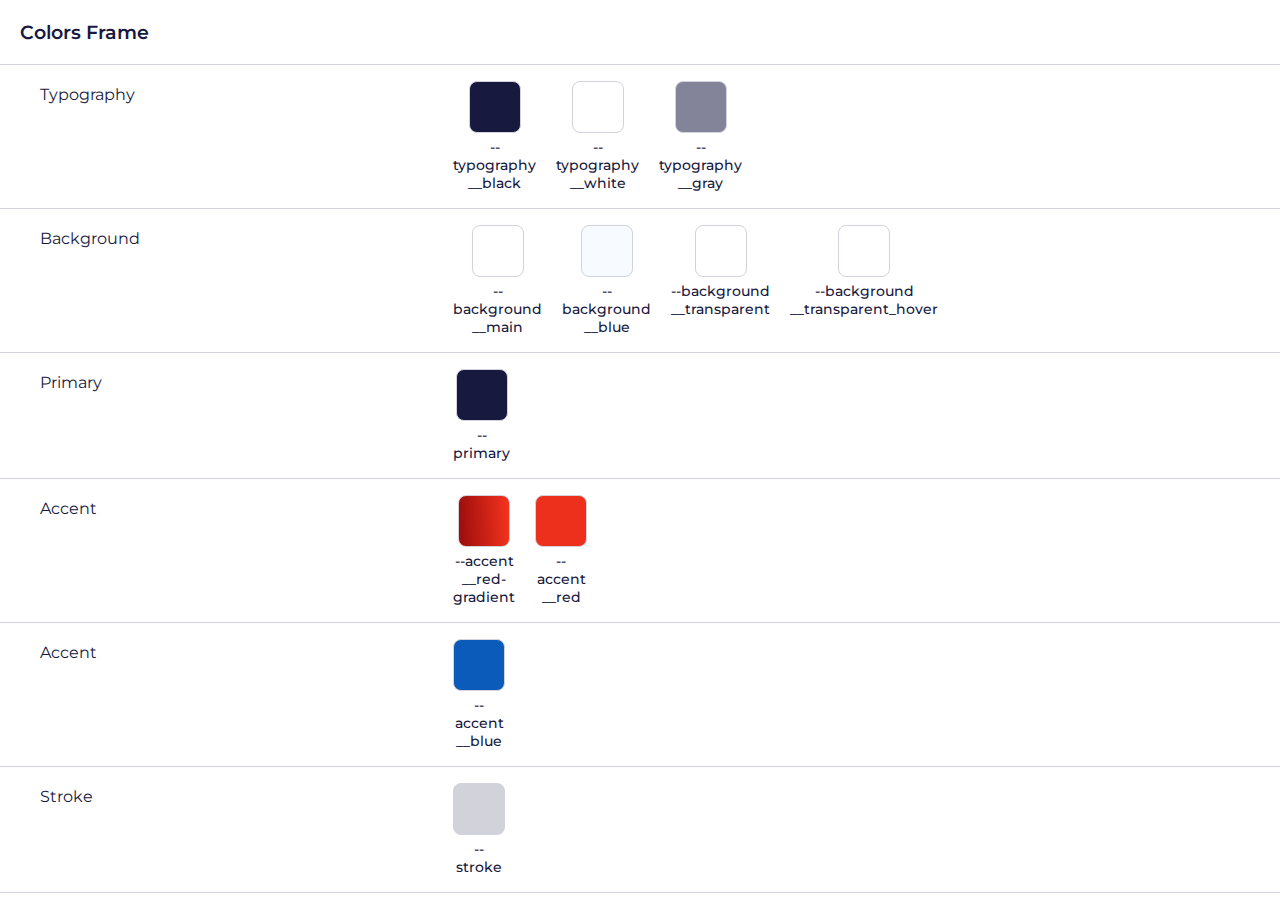
<file: colors.html>
<!DOCTYPE html>
<html lang="en">
  <head>
    <link rel="stylesheet" href="./bundles/main.min.css"/>
    <meta charset="UTF-8"/>
    <meta http-equiv="X-UA-Compatible" content="IE=edge"/>
    <meta name="viewport" content="width=device-width, initial-scale=1, maximum-scale=1, user-scalable=no"/>
    <link rel="icon" type="image/x-icon" href="./images/favicon.png"/>
    <title>Colors</title>
    <!-- Font Montserrat-->
    <link rel="preconnect" href="https://fonts.googleapis.com"/>
    <link rel="preconnect" href="https://fonts.gstatic.com" crossorigin=""/>
    <link href="https://fonts.googleapis.com/css2?family=Montserrat:ital,wght@0,100..900;1,100..900&amp;display=swap" rel="stylesheet"/>
    <!-- Font Open Sans-->
    <link rel="preconnect" href="https://fonts.googleapis.com"/>
    <link rel="preconnect" href="https://fonts.gstatic.com" crossorigin=""/>
    <link href="https://fonts.googleapis.com/css2?family=Open+Sans:ital,wght@0,300..800;1,300..800&amp;display=swap" rel="stylesheet"/>
    <link rel="stylesheet" href="https://cdn.plyr.io/3.7.8/plyr.css"/>
  </head>
  <body>
    <main class="main index">
      <div class="ui-kit"> 
        <div class="ui-kit__header">
          <h2 class="h2">Colors Frame</h2>
        </div>
        <div class="ui-kit__container"> 
          <div class="subtitle">Typography</div>
          <div class="ui-kit__wrap">
            <div class="ui-kit__color-wrap">
              <div class="ui-kit__color" style="background: var(--typography__black)"></div>
              <h4 class="h4">--typography __black</h4>
            </div>
            <div class="ui-kit__color-wrap">
              <div class="ui-kit__color" style="background: var(--typography__white)"></div>
              <h4 class="h4">--typography __white</h4>
            </div>
            <div class="ui-kit__color-wrap">
              <div class="ui-kit__color" style="background: var(--typography__gray)"></div>
              <h4 class="h4">--typography __gray</h4>
            </div>
          </div>
        </div>
        <div class="ui-kit__container"> 
          <div class="subtitle">Background</div>
          <div class="ui-kit__wrap">
            <div class="ui-kit__color-wrap">
              <div class="ui-kit__color" style="background: var(--background__main)"></div>
              <h4 class="h4">--background __main</h4>
            </div>
            <div class="ui-kit__color-wrap">
              <div class="ui-kit__color" style="background: var(--background__blue)"></div>
              <h4 class="h4">--background __blue</h4>
            </div>
            <div class="ui-kit__color-wrap">
              <div class="ui-kit__color" style="background: var(--background__transparent)"></div>
              <h4 class="h4">--background __transparent</h4>
            </div>
            <div class="ui-kit__color-wrap">
              <div class="ui-kit__color" style="background: var(--background__transparent_hover)"></div>
              <h4 class="h4">--background __transparent_hover</h4>
            </div>
          </div>
        </div>
        <div class="ui-kit__container"> 
          <div class="subtitle">Primary </div>
          <div class="ui-kit__wrap">
            <div class="ui-kit__color-wrap">
              <div class="ui-kit__color" style="background: var(--primary)"></div>
              <h4 class="h4">--primary</h4>
            </div>
          </div>
        </div>
        <div class="ui-kit__container"> 
          <div class="subtitle">Accent </div>
          <div class="ui-kit__wrap">
            <div class="ui-kit__color-wrap">
              <div class="ui-kit__color" style="background: var(--accent__red-gradient)"></div>
              <h4 class="h4">--accent __red-gradient</h4>
            </div>
            <div class="ui-kit__color-wrap">
              <div class="ui-kit__color" style="background: var(--accent__red)"></div>
              <h4 class="h4">--accent __red</h4>
            </div>
          </div>
        </div>
        <div class="ui-kit__container"> 
          <div class="subtitle">Accent </div>
          <div class="ui-kit__wrap">
            <div class="ui-kit__color-wrap">
              <div class="ui-kit__color" style="background: var(--accent__blue)"></div>
              <h4 class="h4">--accent __blue</h4>
            </div>
          </div>
        </div>
        <div class="ui-kit__container"> 
          <div class="subtitle">Stroke </div>
          <div class="ui-kit__wrap">
            <div class="ui-kit__color-wrap">
              <div class="ui-kit__color" style="background: var(--stroke)"></div>
              <h4 class="h4">--stroke</h4>
            </div>
          </div>
        </div>
      </div>
    </main>
  </body>
</html>
</file>
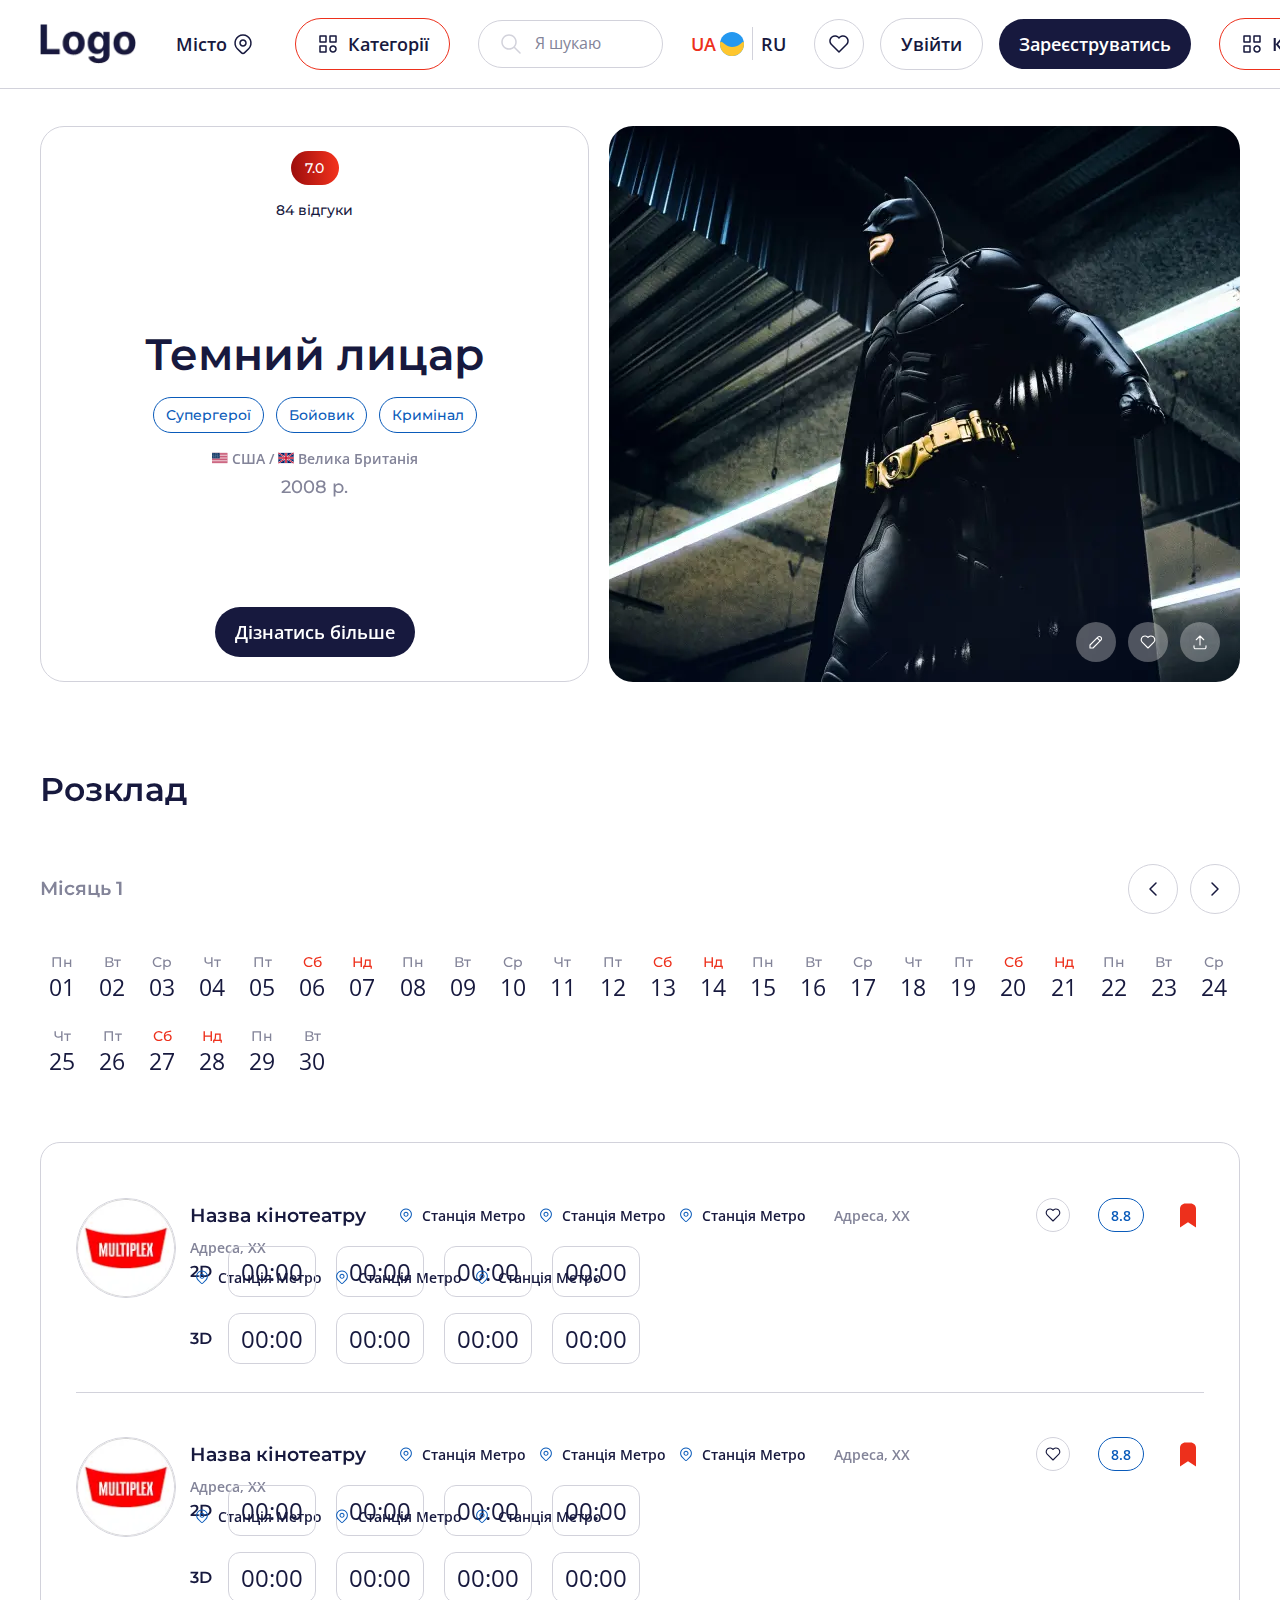
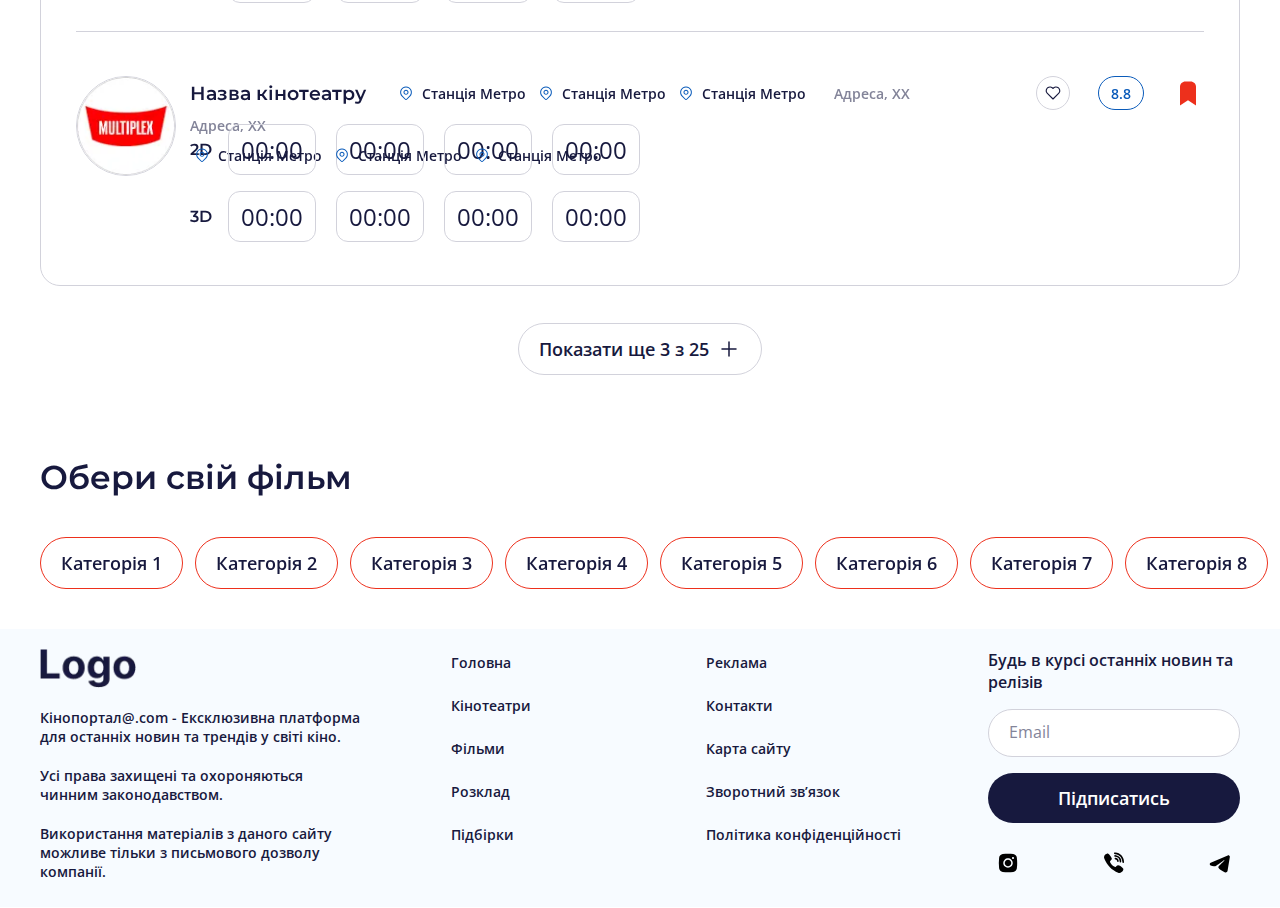
<file: film.html>
<!DOCTYPE html>
<html lang="ua">
  <head>
    <link rel="stylesheet" href="./bundles/main.min.css"/>
    <meta charset="UTF-8"/>
    <meta http-equiv="X-UA-Compatible" content="IE=edge"/>
    <meta name="viewport" content="width=device-width, initial-scale=1, maximum-scale=1, user-scalable=no"/>
    <link rel="icon" type="image/x-icon" href="./images/favicon.png"/>
    <title>Фільм</title>
    <!-- Font Montserrat-->
    <link rel="preconnect" href="https://fonts.googleapis.com"/>
    <link rel="preconnect" href="https://fonts.gstatic.com" crossorigin=""/>
    <link href="https://fonts.googleapis.com/css2?family=Montserrat:ital,wght@0,100..900;1,100..900&amp;display=swap" rel="stylesheet"/>
    <!-- Font Open Sans-->
    <link rel="preconnect" href="https://fonts.googleapis.com"/>
    <link rel="preconnect" href="https://fonts.gstatic.com" crossorigin=""/>
    <link href="https://fonts.googleapis.com/css2?family=Open+Sans:ital,wght@0,300..800;1,300..800&amp;display=swap" rel="stylesheet"/>
    <link rel="stylesheet" href="https://cdn.plyr.io/3.7.8/plyr.css"/>
    <link rel="stylesheet" href="./bundles/film/film.min.css">
  </head>
  <body>
    <header class="header" id="header">
      <div class="container header__wrapper"> <a class="header__logo" href="index.html"> <picture><source srcset="./images/logo.webp" type="image/webp"><img src="./images/logo.png" alt="Logo" loading="lazy"/></picture></a><a class="link link_big link_black view_desktop-tablet" href="#">
          <svg class="icon">
            <use xlink:href="./svgicons/icons.svg#Name=Map-pin"></use>
          </svg>Місто</a>
        <div class="button button_big button_primary-2 view_desktop header__cacegories-btn show-categories-btn">
          <svg class="icon">
            <use xlink:href="./svgicons/icons.svg#Name=Category"></use>
          </svg>
          <div class="btn btn_dark btn_big">Категорії</div>
        </div>
        <div class="search search_default header__search view_desktop">
          <div class="search__wrap">
            <div class="search__icon-one">
              <svg class="icon">
                <use xlink:href="./svgicons/icons.svg#Name=Search"></use>
              </svg>
            </div>
            <input type="text" placeholder="Я шукаю"/>
            <div class="search__icon-two search__icon-two_hidden">
              <svg class="icon">
                <use xlink:href="./svgicons/icons.svg#Name=X"></use>
              </svg>
            </div>
          </div>
        </div>
        <div class="header__langs view_desktop"> <a class="header__lang header__lang_selected" href="#">
            <svg class="icon">
              <use xlink:href="./svgicons/colored.svg#Name=UKR"></use>
            </svg>UA </a>
          <div class="header__langs-line"> </div><a class="header__lang" href="#">RU</a>
        </div>
        <div class="header__left-group view_desktop">
          <div class="icon-btn icon-btn_type-two show-categories-btn">
            <svg class="icon">
              <use xlink:href="./svgicons/icons.svg#Name=Heart"></use>
            </svg>
          </div>
          <div class="button button_big button_secondary-1">
            <div class="btn btn_dark btn_big">Увійти</div>
          </div>
          <div class="button button_big button_primary-1">
            <div class="btn btn_light btn_big">Зареєструватись</div>
          </div>
        </div>
        <div class="header__left-group view_tablet-mobile">
          <div class="button button_big button_primary-2 view_tablet show-categories-btn">
            <svg class="icon">
              <use xlink:href="./svgicons/icons.svg#Name=Category"></use>
            </svg>
            <div class="btn btn_dark btn_big">Категорії</div>
          </div>
          <div class="header__langs view_tablet"><a class="header__lang header__lang_selected" href="#">
              <svg class="icon">
                <use xlink:href="./svgicons/colored.svg#Name=UKR"></use>
              </svg>UA </a>
            <div class="header__langs-line"> </div><a class="header__lang" href="#">RU</a>
          </div>
          <div class="button button_big button_road button_primary-2 view_mobile show-categories-btn">
            <svg class="icon">
              <use xlink:href="./svgicons/icons.svg#Name=Category"></use>
            </svg>
          </div>
          <div class="icon-btn icon-btn_type-two view_mobile-tablet" date-show-m-navigation="date-show-m-navigation">
            <svg class="icon">
              <use xlink:href="./svgicons/icons.svg#Name=Search"></use>
            </svg>
          </div>
          <div class="icon-btn icon-btn_type-two view_tablet">
            <svg class="icon">
              <use xlink:href="./svgicons/icons.svg#Name=Heart"></use>
            </svg>
          </div>
          <div class="icon-btn icon-btn_type-two view_tablet">
            <svg class="icon">
              <use xlink:href="./svgicons/icons.svg#Name=User"></use>
            </svg>
          </div>
          <div class="icon-btn icon-btn_type-two view_mobile">
            <svg class="icon">
              <use xlink:href="./svgicons/icons.svg#Name=Menu-2"> </use>
            </svg>
          </div>
        </div>
      </div>
    </header>
    <!-- Mobile search window-->
    <div class="mobile-search">
      <div class="mobile-search__wrap">
        <div class="search search_default">
          <div class="search__wrap">
            <div class="search__icon-one" date-show-m-navigation="date-show-m-navigation">
              <svg class="icon">
                <use xlink:href="./svgicons/icons.svg#Name=Search"></use>
              </svg>
            </div>
            <input type="text" placeholder="Я шукаю"/>
            <div class="search__icon-two search__icon-two_hidden">
              <svg class="icon">
                <use xlink:href="./svgicons/icons.svg#Name=X"></use>
              </svg>
            </div>
          </div>
        </div>
      </div>
    </div>
    <div class="categories">
      <svg class="icon categories__icon" id="categories__icon">
        <use xlink:href="./svgicons/icons.svg#Name=X"></use>
      </svg>
      <div class="categories__wrapper"> 
        <div class="menu-list"> 
          <div class="menu-list__title"> 
            <svg class="icon">
              <use xlink:href="./svgicons/icons.svg#Name=Movie"></use>
            </svg>Title
          </div>
          <div class="menu-list__list"><a class="link link_big link_black" href="#">Lorem ipsum dolor</a><a class="link link_big link_black" href="#">Lorem ipsum dolor</a><a class="link link_big link_black" href="#">Lorem ipsum dolor</a><a class="link link_big link_black" href="#">Lorem ipsum dolor</a><a class="link link_big link_black" href="#">Lorem ipsum dolor</a><a class="link link_big link_blue" href="#">Дивитися всі</a>
          </div>
        </div>
        <div class="menu-list"> 
          <div class="menu-list__title"> 
            <svg class="icon">
              <use xlink:href="./svgicons/icons.svg#Name=Movie"></use>
            </svg>Title
          </div>
          <div class="menu-list__list"><a class="link link_big link_black" href="#">Lorem ipsum dolor</a><a class="link link_big link_black" href="#">Lorem ipsum dolor</a><a class="link link_big link_black" href="#">Lorem ipsum dolor</a><a class="link link_big link_black" href="#">Lorem ipsum dolor</a><a class="link link_big link_black" href="#">Lorem ipsum dolor</a><a class="link link_big link_blue" href="#">Дивитися всі</a>
          </div>
        </div>
        <div class="menu-list"> 
          <div class="menu-list__title"> 
            <svg class="icon">
              <use xlink:href="./svgicons/icons.svg#Name=Movie"></use>
            </svg>Title
          </div>
          <div class="menu-list__list"><a class="link link_big link_black" href="#">Lorem ipsum dolor</a><a class="link link_big link_black" href="#">Lorem ipsum dolor</a><a class="link link_big link_black" href="#">Lorem ipsum dolor</a><a class="link link_big link_black" href="#">Lorem ipsum dolor</a><a class="link link_big link_black" href="#">Lorem ipsum dolor</a><a class="link link_big link_blue" href="#">Дивитися всі</a>
          </div>
        </div>
        <div class="menu-list"> 
          <div class="menu-list__title"> 
            <svg class="icon">
              <use xlink:href="./svgicons/icons.svg#Name=Movie"></use>
            </svg>Title
          </div>
          <div class="menu-list__list"><a class="link link_big link_black" href="#">Lorem ipsum dolor</a><a class="link link_big link_black" href="#">Lorem ipsum dolor</a><a class="link link_big link_black" href="#">Lorem ipsum dolor</a><a class="link link_big link_black" href="#">Lorem ipsum dolor</a><a class="link link_big link_black" href="#">Lorem ipsum dolor</a><a class="link link_big link_blue" href="#">Дивитися всі</a>
          </div>
        </div>
        <div class="menu-list"> 
          <div class="menu-list__title"> 
            <svg class="icon">
              <use xlink:href="./svgicons/icons.svg#Name=Movie"></use>
            </svg>Title
          </div>
          <div class="menu-list__list"><a class="link link_big link_black" href="#">Lorem ipsum dolor</a><a class="link link_big link_black" href="#">Lorem ipsum dolor</a><a class="link link_big link_black" href="#">Lorem ipsum dolor</a><a class="link link_big link_black" href="#">Lorem ipsum dolor</a><a class="link link_big link_black" href="#">Lorem ipsum dolor</a><a class="link link_big link_blue" href="#">Дивитися всі</a>
          </div>
        </div>
        <div class="menu-list"> 
          <div class="menu-list__title"> 
            <svg class="icon">
              <use xlink:href="./svgicons/icons.svg#Name=Movie"></use>
            </svg>Title
          </div>
          <div class="menu-list__list"><a class="link link_big link_black" href="#">Lorem ipsum dolor</a><a class="link link_big link_black" href="#">Lorem ipsum dolor</a><a class="link link_big link_black" href="#">Lorem ipsum dolor</a><a class="link link_big link_black" href="#">Lorem ipsum dolor</a><a class="link link_big link_black" href="#">Lorem ipsum dolor</a><a class="link link_big link_blue" href="#">Дивитися всі</a>
          </div>
        </div>
        <div class="menu-list"> 
          <div class="menu-list__title"> 
            <svg class="icon">
              <use xlink:href="./svgicons/icons.svg#Name=Movie"></use>
            </svg>Title
          </div>
          <div class="menu-list__list"><a class="link link_big link_black" href="#">Lorem ipsum dolor</a><a class="link link_big link_black" href="#">Lorem ipsum dolor</a><a class="link link_big link_black" href="#">Lorem ipsum dolor</a><a class="link link_big link_black" href="#">Lorem ipsum dolor</a><a class="link link_big link_black" href="#">Lorem ipsum dolor</a><a class="link link_big link_blue" href="#">Дивитися всі</a>
          </div>
        </div>
        <div class="menu-list"> 
          <div class="menu-list__title"> 
            <svg class="icon">
              <use xlink:href="./svgicons/icons.svg#Name=Movie"></use>
            </svg>Title
          </div>
          <div class="menu-list__list"><a class="link link_big link_black" href="#">Lorem ipsum dolor</a><a class="link link_big link_black" href="#">Lorem ipsum dolor</a><a class="link link_big link_black" href="#">Lorem ipsum dolor</a><a class="link link_big link_black" href="#">Lorem ipsum dolor</a><a class="link link_big link_black" href="#">Lorem ipsum dolor</a><a class="link link_big link_blue" href="#">Дивитися всі</a>
          </div>
        </div>
      </div>
    </div>
    <main class="main film">
      <div class="banner banner_centered"> 
        <div class="container banner__wrap"> 
          <div class="banner__content"> 
            <div class="rating view_desktop-tablet">7.0</div>
            <div class="banner__rating banner__top view_desktop-tablet">84 відгуки</div>
            <h1 class="title banner__title">Темний лицар</h1>
            <div class="banner__tags"> 
              <div class="tag">
                <h4 class="h4">Супергерої</h4>
              </div>
              <div class="tag">
                <h4 class="h4">Бойовик</h4>
              </div>
              <div class="tag">
                <h4 class="h4">Кримінал</h4>
              </div>
            </div>
            <div class="banner__country"> 
              <svg class="icon"> 
                <use xlink:href="./svgicons/colored.svg#Name=USA"></use>
              </svg>США /
              <svg class="icon"> 
                <use xlink:href="./svgicons/colored.svg#Name=UK"></use>
              </svg>Велика Британія
            </div>
            <div class="banner__year view_desktop-tablet">2008 р.</div><a class="button button_big button_primary-1 banner__bottom view_desktop-tablet" href="#">
              <div class="btn btn_big btn_light">Дізнатись більше</div></a>
          </div>
          <div class="banner__img"><picture><source srcset="./images/blocks/banner/img-2.webp, " type="image/webp"><img src="./images/blocks/banner/img-2.png" alt="" srcset=""></picture>
            <div class="rating view_mobile">7.0</div>
            <div class="banner__btns">
              <div class="icon-btn icon-btn_small icon-btn_type-one" id="show-content-editor">
                <svg class="icon">
                  <use xlink:href="./svgicons/icons.svg#Name=Edit"></use>
                </svg>
              </div>
              <!-- Класс для активации: .icon-btn_selected-->
              <div class="icon-btn icon-btn_small icon-btn_type-one">
                <svg class="icon">
                  <use xlink:href="./svgicons/icons.svg#Name=Heart"></use>
                </svg>
              </div>
              <div class="icon-btn icon-btn_small icon-btn_type-one">
                <svg class="icon">
                  <use xlink:href="./svgicons/icons.svg#Name=Upload"></use>
                </svg>
              </div>
            </div>
          </div>
        </div>
      </div>
      <div class="container"> 
        <h1 class="h1">Розклад</h1>
      </div>
      <div class="long-calendar"> 
        <div class="container long-calendar__wrap"> 
          <div class="long-calendar__slider-wrap" style="position: relative;">
            <div class="long-calendar__btns">
              <div class="icon-btn icon-btn_type-two" id="long-calendar__prev">
                <svg class="icon">
                  <use xlink:href="./svgicons/icons.svg#Name=Chevron-left"></use>
                </svg>
              </div>
              <div class="icon-btn icon-btn_type-two" id="long-calendar__next">
                <svg class="icon">
                  <use xlink:href="./svgicons/icons.svg#Name=Chevron-right"></use>
                </svg>
              </div>
            </div>
            <div class="swiper long-calendar__slider">
              <div class="swiper-wrapper">
                <div class="long-calendar__slide swiper-slide">
                  <div class="long-calendar__header">
                    <h2 class="h2">Місяць 1</h2>
                  </div>
                  <div class="long-calendar__row">
                    <!-- Для активации использовать класс day-picker_active-->
                    <div class="day-picker day-picker__show-btn">
                      <div class="day-picker__day">Пн</div>
                      <div class="day-picker__date">01</div>
                    </div>
                    <!-- Для активации использовать класс day-picker_active-->
                    <div class="day-picker day-picker__show-btn">
                      <div class="day-picker__day">Вт</div>
                      <div class="day-picker__date">02</div>
                    </div>
                    <!-- Для активации использовать класс day-picker_active-->
                    <div class="day-picker day-picker__show-btn">
                      <div class="day-picker__day">Ср</div>
                      <div class="day-picker__date">03</div>
                    </div>
                    <!-- Для активации использовать класс day-picker_active-->
                    <div class="day-picker day-picker__show-btn">
                      <div class="day-picker__day">Чт</div>
                      <div class="day-picker__date">04</div>
                    </div>
                    <!-- Для активации использовать класс day-picker_active-->
                    <div class="day-picker day-picker__show-btn">
                      <div class="day-picker__day">Пт</div>
                      <div class="day-picker__date">05</div>
                    </div>
                    <!-- Для активации использовать класс day-picker_active-->
                    <div class="day-picker day-picker__show-btn">
                      <div class="day-picker__day day-picker__day_day-off">Сб</div>
                      <div class="day-picker__date">06</div>
                    </div>
                    <!-- Для активации использовать класс day-picker_active-->
                    <div class="day-picker day-picker__show-btn">
                      <div class="day-picker__day day-picker__day_day-off">Нд</div>
                      <div class="day-picker__date">07</div>
                    </div>
                    <!-- Для активации использовать класс day-picker_active-->
                    <div class="day-picker day-picker__show-btn">
                      <div class="day-picker__day">Пн</div>
                      <div class="day-picker__date">08</div>
                    </div>
                    <!-- Для активации использовать класс day-picker_active-->
                    <div class="day-picker day-picker__show-btn">
                      <div class="day-picker__day">Вт</div>
                      <div class="day-picker__date">09</div>
                    </div>
                    <!-- Для активации использовать класс day-picker_active-->
                    <div class="day-picker day-picker__show-btn">
                      <div class="day-picker__day">Ср</div>
                      <div class="day-picker__date">10</div>
                    </div>
                    <!-- Для активации использовать класс day-picker_active-->
                    <div class="day-picker day-picker__show-btn">
                      <div class="day-picker__day">Чт</div>
                      <div class="day-picker__date">11</div>
                    </div>
                    <!-- Для активации использовать класс day-picker_active-->
                    <div class="day-picker day-picker__show-btn">
                      <div class="day-picker__day">Пт</div>
                      <div class="day-picker__date">12</div>
                    </div>
                    <!-- Для активации использовать класс day-picker_active-->
                    <div class="day-picker day-picker__show-btn">
                      <div class="day-picker__day day-picker__day_day-off">Сб</div>
                      <div class="day-picker__date">13</div>
                    </div>
                    <!-- Для активации использовать класс day-picker_active-->
                    <div class="day-picker day-picker__show-btn">
                      <div class="day-picker__day day-picker__day_day-off">Нд</div>
                      <div class="day-picker__date">14</div>
                    </div>
                    <!-- Для активации использовать класс day-picker_active-->
                    <div class="day-picker day-picker__show-btn">
                      <div class="day-picker__day">Пн</div>
                      <div class="day-picker__date">15</div>
                    </div>
                    <!-- Для активации использовать класс day-picker_active-->
                    <div class="day-picker day-picker__show-btn">
                      <div class="day-picker__day">Вт</div>
                      <div class="day-picker__date">16</div>
                    </div>
                    <!-- Для активации использовать класс day-picker_active-->
                    <div class="day-picker day-picker__show-btn">
                      <div class="day-picker__day">Ср</div>
                      <div class="day-picker__date">17</div>
                    </div>
                    <!-- Для активации использовать класс day-picker_active-->
                    <div class="day-picker day-picker__show-btn">
                      <div class="day-picker__day">Чт</div>
                      <div class="day-picker__date">18</div>
                    </div>
                    <!-- Для активации использовать класс day-picker_active-->
                    <div class="day-picker day-picker__show-btn">
                      <div class="day-picker__day">Пт</div>
                      <div class="day-picker__date">19</div>
                    </div>
                    <!-- Для активации использовать класс day-picker_active-->
                    <div class="day-picker day-picker__show-btn">
                      <div class="day-picker__day day-picker__day_day-off">Сб</div>
                      <div class="day-picker__date">20</div>
                    </div>
                    <!-- Для активации использовать класс day-picker_active-->
                    <div class="day-picker day-picker__show-btn">
                      <div class="day-picker__day day-picker__day_day-off">Нд</div>
                      <div class="day-picker__date">21</div>
                    </div>
                    <!-- Для активации использовать класс day-picker_active-->
                    <div class="day-picker day-picker__show-btn">
                      <div class="day-picker__day">Пн</div>
                      <div class="day-picker__date">22</div>
                    </div>
                    <!-- Для активации использовать класс day-picker_active-->
                    <div class="day-picker day-picker__show-btn">
                      <div class="day-picker__day">Вт</div>
                      <div class="day-picker__date">23</div>
                    </div>
                    <!-- Для активации использовать класс day-picker_active-->
                    <div class="day-picker day-picker__show-btn">
                      <div class="day-picker__day">Ср</div>
                      <div class="day-picker__date">24</div>
                    </div>
                    <!-- Для активации использовать класс day-picker_active-->
                    <div class="day-picker day-picker__show-btn">
                      <div class="day-picker__day">Чт</div>
                      <div class="day-picker__date">25</div>
                    </div>
                    <!-- Для активации использовать класс day-picker_active-->
                    <div class="day-picker day-picker__show-btn">
                      <div class="day-picker__day">Пт</div>
                      <div class="day-picker__date">26</div>
                    </div>
                    <!-- Для активации использовать класс day-picker_active-->
                    <div class="day-picker day-picker__show-btn">
                      <div class="day-picker__day day-picker__day_day-off">Сб</div>
                      <div class="day-picker__date">27</div>
                    </div>
                    <!-- Для активации использовать класс day-picker_active-->
                    <div class="day-picker day-picker__show-btn">
                      <div class="day-picker__day day-picker__day_day-off">Нд</div>
                      <div class="day-picker__date">28</div>
                    </div>
                    <!-- Для активации использовать класс day-picker_active-->
                    <div class="day-picker day-picker__show-btn">
                      <div class="day-picker__day">Пн</div>
                      <div class="day-picker__date">29</div>
                    </div>
                    <!-- Для активации использовать класс day-picker_active-->
                    <div class="day-picker day-picker__show-btn">
                      <div class="day-picker__day">Вт</div>
                      <div class="day-picker__date">30</div>
                    </div>
                  </div>
                </div>
                <div class="long-calendar__slide swiper-slide">
                  <div class="long-calendar__header">
                    <h2 class="h2">Місяць 2</h2>
                  </div>
                  <div class="long-calendar__row">
                    <!-- Для активации использовать класс day-picker_active-->
                    <div class="day-picker day-picker__show-btn">
                      <div class="day-picker__day">Пн</div>
                      <div class="day-picker__date">01</div>
                    </div>
                    <!-- Для активации использовать класс day-picker_active-->
                    <div class="day-picker day-picker__show-btn">
                      <div class="day-picker__day">Вт</div>
                      <div class="day-picker__date">02</div>
                    </div>
                    <!-- Для активации использовать класс day-picker_active-->
                    <div class="day-picker day-picker__show-btn">
                      <div class="day-picker__day">Ср</div>
                      <div class="day-picker__date">03</div>
                    </div>
                    <!-- Для активации использовать класс day-picker_active-->
                    <div class="day-picker day-picker__show-btn">
                      <div class="day-picker__day">Чт</div>
                      <div class="day-picker__date">04</div>
                    </div>
                    <!-- Для активации использовать класс day-picker_active-->
                    <div class="day-picker day-picker__show-btn">
                      <div class="day-picker__day">Пт</div>
                      <div class="day-picker__date">05</div>
                    </div>
                    <!-- Для активации использовать класс day-picker_active-->
                    <div class="day-picker day-picker__show-btn">
                      <div class="day-picker__day day-picker__day_day-off">Сб</div>
                      <div class="day-picker__date">06</div>
                    </div>
                    <!-- Для активации использовать класс day-picker_active-->
                    <div class="day-picker day-picker__show-btn">
                      <div class="day-picker__day day-picker__day_day-off">Нд</div>
                      <div class="day-picker__date">07</div>
                    </div>
                    <!-- Для активации использовать класс day-picker_active-->
                    <div class="day-picker day-picker__show-btn">
                      <div class="day-picker__day">Пн</div>
                      <div class="day-picker__date">08</div>
                    </div>
                    <!-- Для активации использовать класс day-picker_active-->
                    <div class="day-picker day-picker__show-btn">
                      <div class="day-picker__day">Вт</div>
                      <div class="day-picker__date">09</div>
                    </div>
                    <!-- Для активации использовать класс day-picker_active-->
                    <div class="day-picker day-picker__show-btn">
                      <div class="day-picker__day">Ср</div>
                      <div class="day-picker__date">10</div>
                    </div>
                    <!-- Для активации использовать класс day-picker_active-->
                    <div class="day-picker day-picker__show-btn">
                      <div class="day-picker__day">Чт</div>
                      <div class="day-picker__date">11</div>
                    </div>
                    <!-- Для активации использовать класс day-picker_active-->
                    <div class="day-picker day-picker__show-btn">
                      <div class="day-picker__day">Пт</div>
                      <div class="day-picker__date">12</div>
                    </div>
                    <!-- Для активации использовать класс day-picker_active-->
                    <div class="day-picker day-picker__show-btn">
                      <div class="day-picker__day day-picker__day_day-off">Сб</div>
                      <div class="day-picker__date">13</div>
                    </div>
                    <!-- Для активации использовать класс day-picker_active-->
                    <div class="day-picker day-picker__show-btn">
                      <div class="day-picker__day day-picker__day_day-off">Нд</div>
                      <div class="day-picker__date">14</div>
                    </div>
                    <!-- Для активации использовать класс day-picker_active-->
                    <div class="day-picker day-picker__show-btn">
                      <div class="day-picker__day">Пн</div>
                      <div class="day-picker__date">15</div>
                    </div>
                    <!-- Для активации использовать класс day-picker_active-->
                    <div class="day-picker day-picker__show-btn">
                      <div class="day-picker__day">Вт</div>
                      <div class="day-picker__date">16</div>
                    </div>
                    <!-- Для активации использовать класс day-picker_active-->
                    <div class="day-picker day-picker__show-btn">
                      <div class="day-picker__day">Ср</div>
                      <div class="day-picker__date">17</div>
                    </div>
                    <!-- Для активации использовать класс day-picker_active-->
                    <div class="day-picker day-picker__show-btn">
                      <div class="day-picker__day">Чт</div>
                      <div class="day-picker__date">18</div>
                    </div>
                    <!-- Для активации использовать класс day-picker_active-->
                    <div class="day-picker day-picker__show-btn">
                      <div class="day-picker__day">Пт</div>
                      <div class="day-picker__date">19</div>
                    </div>
                    <!-- Для активации использовать класс day-picker_active-->
                    <div class="day-picker day-picker__show-btn">
                      <div class="day-picker__day day-picker__day_day-off">Сб</div>
                      <div class="day-picker__date">20</div>
                    </div>
                    <!-- Для активации использовать класс day-picker_active-->
                    <div class="day-picker day-picker__show-btn">
                      <div class="day-picker__day day-picker__day_day-off">Нд</div>
                      <div class="day-picker__date">21</div>
                    </div>
                    <!-- Для активации использовать класс day-picker_active-->
                    <div class="day-picker day-picker__show-btn">
                      <div class="day-picker__day">Пн</div>
                      <div class="day-picker__date">22</div>
                    </div>
                    <!-- Для активации использовать класс day-picker_active-->
                    <div class="day-picker day-picker__show-btn">
                      <div class="day-picker__day">Вт</div>
                      <div class="day-picker__date">23</div>
                    </div>
                    <!-- Для активации использовать класс day-picker_active-->
                    <div class="day-picker day-picker__show-btn">
                      <div class="day-picker__day">Ср</div>
                      <div class="day-picker__date">24</div>
                    </div>
                    <!-- Для активации использовать класс day-picker_active-->
                    <div class="day-picker day-picker__show-btn">
                      <div class="day-picker__day">Чт</div>
                      <div class="day-picker__date">25</div>
                    </div>
                    <!-- Для активации использовать класс day-picker_active-->
                    <div class="day-picker day-picker__show-btn">
                      <div class="day-picker__day">Пт</div>
                      <div class="day-picker__date">26</div>
                    </div>
                    <!-- Для активации использовать класс day-picker_active-->
                    <div class="day-picker day-picker__show-btn">
                      <div class="day-picker__day day-picker__day_day-off">Сб</div>
                      <div class="day-picker__date">27</div>
                    </div>
                    <!-- Для активации использовать класс day-picker_active-->
                    <div class="day-picker day-picker__show-btn">
                      <div class="day-picker__day day-picker__day_day-off">Нд</div>
                      <div class="day-picker__date">28</div>
                    </div>
                    <!-- Для активации использовать класс day-picker_active-->
                    <div class="day-picker day-picker__show-btn">
                      <div class="day-picker__day">Пн</div>
                      <div class="day-picker__date">29</div>
                    </div>
                    <!-- Для активации использовать класс day-picker_active-->
                    <div class="day-picker day-picker__show-btn">
                      <div class="day-picker__day">Вт</div>
                      <div class="day-picker__date">30</div>
                    </div>
                  </div>
                </div>
                <div class="long-calendar__slide swiper-slide">
                  <div class="long-calendar__header">
                    <h2 class="h2">Місяць 3</h2>
                  </div>
                  <div class="long-calendar__row">
                    <!-- Для активации использовать класс day-picker_active-->
                    <div class="day-picker day-picker__show-btn">
                      <div class="day-picker__day">Пн</div>
                      <div class="day-picker__date">01</div>
                    </div>
                    <!-- Для активации использовать класс day-picker_active-->
                    <div class="day-picker day-picker__show-btn">
                      <div class="day-picker__day">Вт</div>
                      <div class="day-picker__date">02</div>
                    </div>
                    <!-- Для активации использовать класс day-picker_active-->
                    <div class="day-picker day-picker__show-btn">
                      <div class="day-picker__day">Ср</div>
                      <div class="day-picker__date">03</div>
                    </div>
                    <!-- Для активации использовать класс day-picker_active-->
                    <div class="day-picker day-picker__show-btn">
                      <div class="day-picker__day">Чт</div>
                      <div class="day-picker__date">04</div>
                    </div>
                    <!-- Для активации использовать класс day-picker_active-->
                    <div class="day-picker day-picker__show-btn">
                      <div class="day-picker__day">Пт</div>
                      <div class="day-picker__date">05</div>
                    </div>
                    <!-- Для активации использовать класс day-picker_active-->
                    <div class="day-picker day-picker__show-btn">
                      <div class="day-picker__day day-picker__day_day-off">Сб</div>
                      <div class="day-picker__date">06</div>
                    </div>
                    <!-- Для активации использовать класс day-picker_active-->
                    <div class="day-picker day-picker__show-btn">
                      <div class="day-picker__day day-picker__day_day-off">Нд</div>
                      <div class="day-picker__date">07</div>
                    </div>
                    <!-- Для активации использовать класс day-picker_active-->
                    <div class="day-picker day-picker__show-btn">
                      <div class="day-picker__day">Пн</div>
                      <div class="day-picker__date">08</div>
                    </div>
                    <!-- Для активации использовать класс day-picker_active-->
                    <div class="day-picker day-picker__show-btn">
                      <div class="day-picker__day">Вт</div>
                      <div class="day-picker__date">09</div>
                    </div>
                    <!-- Для активации использовать класс day-picker_active-->
                    <div class="day-picker day-picker__show-btn">
                      <div class="day-picker__day">Ср</div>
                      <div class="day-picker__date">10</div>
                    </div>
                    <!-- Для активации использовать класс day-picker_active-->
                    <div class="day-picker day-picker__show-btn">
                      <div class="day-picker__day">Чт</div>
                      <div class="day-picker__date">11</div>
                    </div>
                    <!-- Для активации использовать класс day-picker_active-->
                    <div class="day-picker day-picker__show-btn">
                      <div class="day-picker__day">Пт</div>
                      <div class="day-picker__date">12</div>
                    </div>
                    <!-- Для активации использовать класс day-picker_active-->
                    <div class="day-picker day-picker__show-btn">
                      <div class="day-picker__day day-picker__day_day-off">Сб</div>
                      <div class="day-picker__date">13</div>
                    </div>
                    <!-- Для активации использовать класс day-picker_active-->
                    <div class="day-picker day-picker__show-btn">
                      <div class="day-picker__day day-picker__day_day-off">Нд</div>
                      <div class="day-picker__date">14</div>
                    </div>
                    <!-- Для активации использовать класс day-picker_active-->
                    <div class="day-picker day-picker__show-btn">
                      <div class="day-picker__day">Пн</div>
                      <div class="day-picker__date">15</div>
                    </div>
                    <!-- Для активации использовать класс day-picker_active-->
                    <div class="day-picker day-picker__show-btn">
                      <div class="day-picker__day">Вт</div>
                      <div class="day-picker__date">16</div>
                    </div>
                    <!-- Для активации использовать класс day-picker_active-->
                    <div class="day-picker day-picker__show-btn">
                      <div class="day-picker__day">Ср</div>
                      <div class="day-picker__date">17</div>
                    </div>
                    <!-- Для активации использовать класс day-picker_active-->
                    <div class="day-picker day-picker__show-btn">
                      <div class="day-picker__day">Чт</div>
                      <div class="day-picker__date">18</div>
                    </div>
                    <!-- Для активации использовать класс day-picker_active-->
                    <div class="day-picker day-picker__show-btn">
                      <div class="day-picker__day">Пт</div>
                      <div class="day-picker__date">19</div>
                    </div>
                    <!-- Для активации использовать класс day-picker_active-->
                    <div class="day-picker day-picker__show-btn">
                      <div class="day-picker__day day-picker__day_day-off">Сб</div>
                      <div class="day-picker__date">20</div>
                    </div>
                    <!-- Для активации использовать класс day-picker_active-->
                    <div class="day-picker day-picker__show-btn">
                      <div class="day-picker__day day-picker__day_day-off">Нд</div>
                      <div class="day-picker__date">21</div>
                    </div>
                    <!-- Для активации использовать класс day-picker_active-->
                    <div class="day-picker day-picker__show-btn">
                      <div class="day-picker__day">Пн</div>
                      <div class="day-picker__date">22</div>
                    </div>
                    <!-- Для активации использовать класс day-picker_active-->
                    <div class="day-picker day-picker__show-btn">
                      <div class="day-picker__day">Вт</div>
                      <div class="day-picker__date">23</div>
                    </div>
                    <!-- Для активации использовать класс day-picker_active-->
                    <div class="day-picker day-picker__show-btn">
                      <div class="day-picker__day">Ср</div>
                      <div class="day-picker__date">24</div>
                    </div>
                    <!-- Для активации использовать класс day-picker_active-->
                    <div class="day-picker day-picker__show-btn">
                      <div class="day-picker__day">Чт</div>
                      <div class="day-picker__date">25</div>
                    </div>
                    <!-- Для активации использовать класс day-picker_active-->
                    <div class="day-picker day-picker__show-btn">
                      <div class="day-picker__day">Пт</div>
                      <div class="day-picker__date">26</div>
                    </div>
                    <!-- Для активации использовать класс day-picker_active-->
                    <div class="day-picker day-picker__show-btn">
                      <div class="day-picker__day day-picker__day_day-off">Сб</div>
                      <div class="day-picker__date">27</div>
                    </div>
                    <!-- Для активации использовать класс day-picker_active-->
                    <div class="day-picker day-picker__show-btn">
                      <div class="day-picker__day day-picker__day_day-off">Нд</div>
                      <div class="day-picker__date">28</div>
                    </div>
                    <!-- Для активации использовать класс day-picker_active-->
                    <div class="day-picker day-picker__show-btn">
                      <div class="day-picker__day">Пн</div>
                      <div class="day-picker__date">29</div>
                    </div>
                    <!-- Для активации использовать класс day-picker_active-->
                    <div class="day-picker day-picker__show-btn">
                      <div class="day-picker__day">Вт</div>
                      <div class="day-picker__date">30</div>
                    </div>
                  </div>
                </div>
              </div>
            </div>
          </div>
        </div>
      </div>
      <div class="cinema-wrap">
        <div class="container">
          <div class="cinema-wrap__wrap">
            <div class="cinema-card"> <picture><source srcset="./images/blocks/cinema-card/cinema.webp, " type="image/webp"><img class="cinema-card__img" src="./images/blocks/cinema-card/cinema.jpg" alt="" srcset=""></picture>
              <div class="cinema-card__row"> 
                <h2 class="h2">Назва кінотеатру</h2>
                <div class="cinema-card__places-wrap view_desktop">
                  <div class="cinema-card__place">
                    <svg class="icon">
                      <use xlink:href="./svgicons/icons.svg#Name=Map-pin"></use>
                    </svg>Станція Метро
                  </div>
                  <div class="cinema-card__place">
                    <svg class="icon">
                      <use xlink:href="./svgicons/icons.svg#Name=Map-pin"></use>
                    </svg>Станція Метро
                  </div>
                  <div class="cinema-card__place">
                    <svg class="icon">
                      <use xlink:href="./svgicons/icons.svg#Name=Map-pin"></use>
                    </svg>Станція Метро
                  </div>
                </div>
                <div class="cinema-card__adress view_desktop">Адреса, ХХ</div>
                <div class="cinema-card__right">
                  <div class="icon-btn icon-btn_type-two icon-btn_micro">
                    <svg class="icon">
                      <use xlink:href="./svgicons/icons.svg#Name=Heart"></use>
                    </svg>
                  </div>
                  <div class="tag">
                    <div class="btn btn_small">8.8</div>
                  </div>
                  <div class="favorite"> <img src="./images/blocks/favorite/Outline.svg" alt="" srcset=""></div>
                </div>
              </div>
              <div class="cinema-card__adaptive view_tablet-mobile"> 
                <div class="cinema-card__adress">Адреса, ХХ</div>
                <div class="cinema-card__places-wrap">
                  <div class="cinema-card__place">
                    <svg class="icon">
                      <use xlink:href="./svgicons/icons.svg#Name=Map-pin"></use>
                    </svg>Станція Метро
                  </div>
                  <div class="cinema-card__place">
                    <svg class="icon">
                      <use xlink:href="./svgicons/icons.svg#Name=Map-pin"></use>
                    </svg>Станція Метро
                  </div>
                  <div class="cinema-card__place">
                    <svg class="icon">
                      <use xlink:href="./svgicons/icons.svg#Name=Map-pin"></use>
                    </svg>Станція Метро
                  </div>
                </div>
              </div>
              <div class="cinema-card__dates">
                <div class="cinema-card__date-wrap"> 
                  <h3 class="h3">2D</h3>
                  <div class="cinema-card__date-row">
                    <div class="big-date"> 
                      <h4 class="h4">Від 500 ₴</h4>
                      <div class="big-date__time">00:00</div>
                    </div>
                    <div class="big-date"> 
                      <h4 class="h4">Від 500 ₴</h4>
                      <div class="big-date__time">00:00</div>
                    </div>
                    <div class="big-date"> 
                      <h4 class="h4">Від 500 ₴</h4>
                      <div class="big-date__time">00:00</div>
                    </div>
                    <div class="big-date"> 
                      <h4 class="h4">Від 500 ₴</h4>
                      <div class="big-date__time">00:00</div>
                    </div>
                  </div>
                </div>
                <div class="cinema-card__date-wrap"> 
                  <h3 class="h3">3D</h3>
                  <div class="cinema-card__date-row">
                    <div class="big-date"> 
                      <h4 class="h4">Від 500 ₴</h4>
                      <div class="big-date__time">00:00</div>
                    </div>
                    <div class="big-date"> 
                      <h4 class="h4">Від 500 ₴</h4>
                      <div class="big-date__time">00:00</div>
                    </div>
                    <div class="big-date"> 
                      <h4 class="h4">Від 500 ₴</h4>
                      <div class="big-date__time">00:00</div>
                    </div>
                    <div class="big-date"> 
                      <h4 class="h4">Від 500 ₴</h4>
                      <div class="big-date__time">00:00</div>
                    </div>
                  </div>
                </div>
              </div>
            </div>
            <div class="cinema-card"> <picture><source srcset="./images/blocks/cinema-card/cinema.webp, " type="image/webp"><img class="cinema-card__img" src="./images/blocks/cinema-card/cinema.jpg" alt="" srcset=""></picture>
              <div class="cinema-card__row"> 
                <h2 class="h2">Назва кінотеатру</h2>
                <div class="cinema-card__places-wrap view_desktop">
                  <div class="cinema-card__place">
                    <svg class="icon">
                      <use xlink:href="./svgicons/icons.svg#Name=Map-pin"></use>
                    </svg>Станція Метро
                  </div>
                  <div class="cinema-card__place">
                    <svg class="icon">
                      <use xlink:href="./svgicons/icons.svg#Name=Map-pin"></use>
                    </svg>Станція Метро
                  </div>
                  <div class="cinema-card__place">
                    <svg class="icon">
                      <use xlink:href="./svgicons/icons.svg#Name=Map-pin"></use>
                    </svg>Станція Метро
                  </div>
                </div>
                <div class="cinema-card__adress view_desktop">Адреса, ХХ</div>
                <div class="cinema-card__right">
                  <div class="icon-btn icon-btn_type-two icon-btn_micro">
                    <svg class="icon">
                      <use xlink:href="./svgicons/icons.svg#Name=Heart"></use>
                    </svg>
                  </div>
                  <div class="tag">
                    <div class="btn btn_small">8.8</div>
                  </div>
                  <div class="favorite"> <img src="./images/blocks/favorite/Outline.svg" alt="" srcset=""></div>
                </div>
              </div>
              <div class="cinema-card__adaptive view_tablet-mobile"> 
                <div class="cinema-card__adress">Адреса, ХХ</div>
                <div class="cinema-card__places-wrap">
                  <div class="cinema-card__place">
                    <svg class="icon">
                      <use xlink:href="./svgicons/icons.svg#Name=Map-pin"></use>
                    </svg>Станція Метро
                  </div>
                  <div class="cinema-card__place">
                    <svg class="icon">
                      <use xlink:href="./svgicons/icons.svg#Name=Map-pin"></use>
                    </svg>Станція Метро
                  </div>
                  <div class="cinema-card__place">
                    <svg class="icon">
                      <use xlink:href="./svgicons/icons.svg#Name=Map-pin"></use>
                    </svg>Станція Метро
                  </div>
                </div>
              </div>
              <div class="cinema-card__dates">
                <div class="cinema-card__date-wrap"> 
                  <h3 class="h3">2D</h3>
                  <div class="cinema-card__date-row">
                    <div class="big-date"> 
                      <h4 class="h4">Від 500 ₴</h4>
                      <div class="big-date__time">00:00</div>
                    </div>
                    <div class="big-date"> 
                      <h4 class="h4">Від 500 ₴</h4>
                      <div class="big-date__time">00:00</div>
                    </div>
                    <div class="big-date"> 
                      <h4 class="h4">Від 500 ₴</h4>
                      <div class="big-date__time">00:00</div>
                    </div>
                    <div class="big-date"> 
                      <h4 class="h4">Від 500 ₴</h4>
                      <div class="big-date__time">00:00</div>
                    </div>
                  </div>
                </div>
                <div class="cinema-card__date-wrap"> 
                  <h3 class="h3">3D</h3>
                  <div class="cinema-card__date-row">
                    <div class="big-date"> 
                      <h4 class="h4">Від 500 ₴</h4>
                      <div class="big-date__time">00:00</div>
                    </div>
                    <div class="big-date"> 
                      <h4 class="h4">Від 500 ₴</h4>
                      <div class="big-date__time">00:00</div>
                    </div>
                    <div class="big-date"> 
                      <h4 class="h4">Від 500 ₴</h4>
                      <div class="big-date__time">00:00</div>
                    </div>
                    <div class="big-date"> 
                      <h4 class="h4">Від 500 ₴</h4>
                      <div class="big-date__time">00:00</div>
                    </div>
                  </div>
                </div>
              </div>
            </div>
            <div class="cinema-card"> <picture><source srcset="./images/blocks/cinema-card/cinema.webp, " type="image/webp"><img class="cinema-card__img" src="./images/blocks/cinema-card/cinema.jpg" alt="" srcset=""></picture>
              <div class="cinema-card__row"> 
                <h2 class="h2">Назва кінотеатру</h2>
                <div class="cinema-card__places-wrap view_desktop">
                  <div class="cinema-card__place">
                    <svg class="icon">
                      <use xlink:href="./svgicons/icons.svg#Name=Map-pin"></use>
                    </svg>Станція Метро
                  </div>
                  <div class="cinema-card__place">
                    <svg class="icon">
                      <use xlink:href="./svgicons/icons.svg#Name=Map-pin"></use>
                    </svg>Станція Метро
                  </div>
                  <div class="cinema-card__place">
                    <svg class="icon">
                      <use xlink:href="./svgicons/icons.svg#Name=Map-pin"></use>
                    </svg>Станція Метро
                  </div>
                </div>
                <div class="cinema-card__adress view_desktop">Адреса, ХХ</div>
                <div class="cinema-card__right">
                  <div class="icon-btn icon-btn_type-two icon-btn_micro">
                    <svg class="icon">
                      <use xlink:href="./svgicons/icons.svg#Name=Heart"></use>
                    </svg>
                  </div>
                  <div class="tag">
                    <div class="btn btn_small">8.8</div>
                  </div>
                  <div class="favorite"> <img src="./images/blocks/favorite/Outline.svg" alt="" srcset=""></div>
                </div>
              </div>
              <div class="cinema-card__adaptive view_tablet-mobile"> 
                <div class="cinema-card__adress">Адреса, ХХ</div>
                <div class="cinema-card__places-wrap">
                  <div class="cinema-card__place">
                    <svg class="icon">
                      <use xlink:href="./svgicons/icons.svg#Name=Map-pin"></use>
                    </svg>Станція Метро
                  </div>
                  <div class="cinema-card__place">
                    <svg class="icon">
                      <use xlink:href="./svgicons/icons.svg#Name=Map-pin"></use>
                    </svg>Станція Метро
                  </div>
                  <div class="cinema-card__place">
                    <svg class="icon">
                      <use xlink:href="./svgicons/icons.svg#Name=Map-pin"></use>
                    </svg>Станція Метро
                  </div>
                </div>
              </div>
              <div class="cinema-card__dates">
                <div class="cinema-card__date-wrap"> 
                  <h3 class="h3">2D</h3>
                  <div class="cinema-card__date-row">
                    <div class="big-date"> 
                      <h4 class="h4">Від 500 ₴</h4>
                      <div class="big-date__time">00:00</div>
                    </div>
                    <div class="big-date"> 
                      <h4 class="h4">Від 500 ₴</h4>
                      <div class="big-date__time">00:00</div>
                    </div>
                    <div class="big-date"> 
                      <h4 class="h4">Від 500 ₴</h4>
                      <div class="big-date__time">00:00</div>
                    </div>
                    <div class="big-date"> 
                      <h4 class="h4">Від 500 ₴</h4>
                      <div class="big-date__time">00:00</div>
                    </div>
                  </div>
                </div>
                <div class="cinema-card__date-wrap"> 
                  <h3 class="h3">3D</h3>
                  <div class="cinema-card__date-row">
                    <div class="big-date"> 
                      <h4 class="h4">Від 500 ₴</h4>
                      <div class="big-date__time">00:00</div>
                    </div>
                    <div class="big-date"> 
                      <h4 class="h4">Від 500 ₴</h4>
                      <div class="big-date__time">00:00</div>
                    </div>
                    <div class="big-date"> 
                      <h4 class="h4">Від 500 ₴</h4>
                      <div class="big-date__time">00:00</div>
                    </div>
                    <div class="big-date"> 
                      <h4 class="h4">Від 500 ₴</h4>
                      <div class="big-date__time">00:00</div>
                    </div>
                  </div>
                </div>
              </div>
            </div>
          </div>
        </div>
        <div class="container cinema-wrap__button-wrap"><a class="button button_big button_secondary-1" href="#">
            <div class="btn btn_dark btn_big">Показати ще 3 з 25</div>
            <svg class="icon">
              <use xlink:href="./svgicons/icons.svg#Name=Plus"></use>
            </svg></a></div>
      </div>
      <div class="buttons-line"> 
        <div class="container"> 
          <h1 class="h1">Обери свій фільм </h1>
        </div>
        <div class="container buttons-line__wrapper">
          <div class="buttons-line__wrap"> 
            <div class="button button_big button_primary-2">
              <div class="btn btn_dark btn_big">Категорія 1</div>
            </div>
            <div class="button button_big button_primary-2">
              <div class="btn btn_dark btn_big">Категорія 2</div>
            </div>
            <div class="button button_big button_primary-2">
              <div class="btn btn_dark btn_big">Категорія 3</div>
            </div>
            <div class="button button_big button_primary-2">
              <div class="btn btn_dark btn_big">Категорія 4</div>
            </div>
            <div class="button button_big button_primary-2">
              <div class="btn btn_dark btn_big">Категорія 5</div>
            </div>
            <div class="button button_big button_primary-2">
              <div class="btn btn_dark btn_big">Категорія 6</div>
            </div>
            <div class="button button_big button_primary-2">
              <div class="btn btn_dark btn_big">Категорія 7</div>
            </div>
            <div class="button button_big button_primary-2">
              <div class="btn btn_dark btn_big">Категорія 8</div>
            </div>
            <div class="button button_big button_primary-2">
              <div class="btn btn_dark btn_big">Категорія 9</div>
            </div>
          </div>
        </div>
      </div>
      <div class="editor" id="time-editor"> 
        <div class="editor__wrapper">
          <div class="editor__row editor__row_first">
            <h2 class="h2">Розклад</h2>
            <svg class="icon editor__close-btn">
              <use xlink:href="./svgicons/icons.svg#Name=X"></use>
            </svg>
          </div>
          <div class="long-calendar"> 
            <div class="long-calendar__wrap"> 
              <div class="long-calendar__slider-wrap" style="position: relative;">
                <div class="long-calendar__btns">
                  <div class="icon-btn icon-btn_type-two" id="long-calendar__prev">
                    <svg class="icon">
                      <use xlink:href="./svgicons/icons.svg#Name=Chevron-left"></use>
                    </svg>
                  </div>
                  <div class="icon-btn icon-btn_type-two" id="long-calendar__next">
                    <svg class="icon">
                      <use xlink:href="./svgicons/icons.svg#Name=Chevron-right"></use>
                    </svg>
                  </div>
                </div>
                <div class="swiper long-calendar-editor__slider">
                  <div class="swiper-wrapper">
                    <div class="long-calendar-editor__slide swiper-slide">
                      <div class="long-calendar-editor__header">
                        <h2 class="h2">Місяць 1</h2>
                      </div>
                      <div class="long-calendar-editor__row">
                        <!-- Для активации использовать класс day-picker_active--><a class="day-picker" href="#">
                          <div class="day-picker__day">Пн</div>
                          <div class="day-picker__date">01</div></a>
                        <!-- Для активации использовать класс day-picker_active--><a class="day-picker" href="#">
                          <div class="day-picker__day">Вт</div>
                          <div class="day-picker__date">02</div></a>
                        <!-- Для активации использовать класс day-picker_active--><a class="day-picker" href="#">
                          <div class="day-picker__day">Ср</div>
                          <div class="day-picker__date">03</div></a>
                        <!-- Для активации использовать класс day-picker_active--><a class="day-picker" href="#">
                          <div class="day-picker__day">Чт</div>
                          <div class="day-picker__date">04</div></a>
                        <!-- Для активации использовать класс day-picker_active--><a class="day-picker" href="#">
                          <div class="day-picker__day">Пт</div>
                          <div class="day-picker__date">05</div></a>
                        <!-- Для активации использовать класс day-picker_active--><a class="day-picker" href="#">
                          <div class="day-picker__day day-picker__day_day-off">Сб</div>
                          <div class="day-picker__date">06</div></a>
                        <!-- Для активации использовать класс day-picker_active--><a class="day-picker" href="#">
                          <div class="day-picker__day day-picker__day_day-off">Нд</div>
                          <div class="day-picker__date">07</div></a>
                        <!-- Для активации использовать класс day-picker_active--><a class="day-picker" href="#">
                          <div class="day-picker__day">Пн</div>
                          <div class="day-picker__date">08</div></a>
                        <!-- Для активации использовать класс day-picker_active--><a class="day-picker" href="#">
                          <div class="day-picker__day">Вт</div>
                          <div class="day-picker__date">09</div></a>
                        <!-- Для активации использовать класс day-picker_active--><a class="day-picker" href="#">
                          <div class="day-picker__day">Ср</div>
                          <div class="day-picker__date">10</div></a>
                        <!-- Для активации использовать класс day-picker_active--><a class="day-picker" href="#">
                          <div class="day-picker__day">Чт</div>
                          <div class="day-picker__date">11</div></a>
                        <!-- Для активации использовать класс day-picker_active--><a class="day-picker" href="#">
                          <div class="day-picker__day">Пт</div>
                          <div class="day-picker__date">12</div></a>
                        <!-- Для активации использовать класс day-picker_active--><a class="day-picker" href="#">
                          <div class="day-picker__day day-picker__day_day-off">Сб</div>
                          <div class="day-picker__date">13</div></a>
                        <!-- Для активации использовать класс day-picker_active--><a class="day-picker" href="#">
                          <div class="day-picker__day day-picker__day_day-off">Нд</div>
                          <div class="day-picker__date">14</div></a>
                        <!-- Для активации использовать класс day-picker_active--><a class="day-picker" href="#">
                          <div class="day-picker__day">Пн</div>
                          <div class="day-picker__date">15</div></a>
                        <!-- Для активации использовать класс day-picker_active--><a class="day-picker" href="#">
                          <div class="day-picker__day">Вт</div>
                          <div class="day-picker__date">16</div></a>
                        <!-- Для активации использовать класс day-picker_active--><a class="day-picker" href="#">
                          <div class="day-picker__day">Ср</div>
                          <div class="day-picker__date">17</div></a>
                        <!-- Для активации использовать класс day-picker_active--><a class="day-picker" href="#">
                          <div class="day-picker__day">Чт</div>
                          <div class="day-picker__date">18</div></a>
                        <!-- Для активации использовать класс day-picker_active--><a class="day-picker" href="#">
                          <div class="day-picker__day">Пт</div>
                          <div class="day-picker__date">19</div></a>
                        <!-- Для активации использовать класс day-picker_active--><a class="day-picker" href="#">
                          <div class="day-picker__day day-picker__day_day-off">Сб</div>
                          <div class="day-picker__date">20</div></a>
                        <!-- Для активации использовать класс day-picker_active--><a class="day-picker" href="#">
                          <div class="day-picker__day day-picker__day_day-off">Нд</div>
                          <div class="day-picker__date">21</div></a>
                        <!-- Для активации использовать класс day-picker_active--><a class="day-picker" href="#">
                          <div class="day-picker__day">Пн</div>
                          <div class="day-picker__date">22</div></a>
                        <!-- Для активации использовать класс day-picker_active--><a class="day-picker" href="#">
                          <div class="day-picker__day">Вт</div>
                          <div class="day-picker__date">23</div></a>
                        <!-- Для активации использовать класс day-picker_active--><a class="day-picker" href="#">
                          <div class="day-picker__day">Ср</div>
                          <div class="day-picker__date">24</div></a>
                        <!-- Для активации использовать класс day-picker_active--><a class="day-picker" href="#">
                          <div class="day-picker__day">Чт</div>
                          <div class="day-picker__date">25</div></a>
                        <!-- Для активации использовать класс day-picker_active--><a class="day-picker" href="#">
                          <div class="day-picker__day">Пт</div>
                          <div class="day-picker__date">26</div></a>
                        <!-- Для активации использовать класс day-picker_active--><a class="day-picker" href="#">
                          <div class="day-picker__day day-picker__day_day-off">Сб</div>
                          <div class="day-picker__date">27</div></a>
                        <!-- Для активации использовать класс day-picker_active--><a class="day-picker" href="#">
                          <div class="day-picker__day day-picker__day_day-off">Нд</div>
                          <div class="day-picker__date">28</div></a>
                        <!-- Для активации использовать класс day-picker_active--><a class="day-picker" href="#">
                          <div class="day-picker__day">Пн</div>
                          <div class="day-picker__date">29</div></a>
                        <!-- Для активации использовать класс day-picker_active--><a class="day-picker" href="#">
                          <div class="day-picker__day">Вт</div>
                          <div class="day-picker__date">30</div></a>
                      </div>
                    </div>
                    <div class="long-calendar-editor__slide swiper-slide">
                      <div class="long-calendar-editor__header">
                        <h2 class="h2">Місяць 2</h2>
                      </div>
                      <div class="long-calendar-editor__row">
                        <!-- Для активации использовать класс day-picker_active--><a class="day-picker" href="#">
                          <div class="day-picker__day">Пн</div>
                          <div class="day-picker__date">01</div></a>
                        <!-- Для активации использовать класс day-picker_active--><a class="day-picker" href="#">
                          <div class="day-picker__day">Вт</div>
                          <div class="day-picker__date">02</div></a>
                        <!-- Для активации использовать класс day-picker_active--><a class="day-picker" href="#">
                          <div class="day-picker__day">Ср</div>
                          <div class="day-picker__date">03</div></a>
                        <!-- Для активации использовать класс day-picker_active--><a class="day-picker" href="#">
                          <div class="day-picker__day">Чт</div>
                          <div class="day-picker__date">04</div></a>
                        <!-- Для активации использовать класс day-picker_active--><a class="day-picker" href="#">
                          <div class="day-picker__day">Пт</div>
                          <div class="day-picker__date">05</div></a>
                        <!-- Для активации использовать класс day-picker_active--><a class="day-picker" href="#">
                          <div class="day-picker__day day-picker__day_day-off">Сб</div>
                          <div class="day-picker__date">06</div></a>
                        <!-- Для активации использовать класс day-picker_active--><a class="day-picker" href="#">
                          <div class="day-picker__day day-picker__day_day-off">Нд</div>
                          <div class="day-picker__date">07</div></a>
                        <!-- Для активации использовать класс day-picker_active--><a class="day-picker" href="#">
                          <div class="day-picker__day">Пн</div>
                          <div class="day-picker__date">08</div></a>
                        <!-- Для активации использовать класс day-picker_active--><a class="day-picker" href="#">
                          <div class="day-picker__day">Вт</div>
                          <div class="day-picker__date">09</div></a>
                        <!-- Для активации использовать класс day-picker_active--><a class="day-picker" href="#">
                          <div class="day-picker__day">Ср</div>
                          <div class="day-picker__date">10</div></a>
                        <!-- Для активации использовать класс day-picker_active--><a class="day-picker" href="#">
                          <div class="day-picker__day">Чт</div>
                          <div class="day-picker__date">11</div></a>
                        <!-- Для активации использовать класс day-picker_active--><a class="day-picker" href="#">
                          <div class="day-picker__day">Пт</div>
                          <div class="day-picker__date">12</div></a>
                        <!-- Для активации использовать класс day-picker_active--><a class="day-picker" href="#">
                          <div class="day-picker__day day-picker__day_day-off">Сб</div>
                          <div class="day-picker__date">13</div></a>
                        <!-- Для активации использовать класс day-picker_active--><a class="day-picker" href="#">
                          <div class="day-picker__day day-picker__day_day-off">Нд</div>
                          <div class="day-picker__date">14</div></a>
                        <!-- Для активации использовать класс day-picker_active--><a class="day-picker" href="#">
                          <div class="day-picker__day">Пн</div>
                          <div class="day-picker__date">15</div></a>
                        <!-- Для активации использовать класс day-picker_active--><a class="day-picker" href="#">
                          <div class="day-picker__day">Вт</div>
                          <div class="day-picker__date">16</div></a>
                        <!-- Для активации использовать класс day-picker_active--><a class="day-picker" href="#">
                          <div class="day-picker__day">Ср</div>
                          <div class="day-picker__date">17</div></a>
                        <!-- Для активации использовать класс day-picker_active--><a class="day-picker" href="#">
                          <div class="day-picker__day">Чт</div>
                          <div class="day-picker__date">18</div></a>
                        <!-- Для активации использовать класс day-picker_active--><a class="day-picker" href="#">
                          <div class="day-picker__day">Пт</div>
                          <div class="day-picker__date">19</div></a>
                        <!-- Для активации использовать класс day-picker_active--><a class="day-picker" href="#">
                          <div class="day-picker__day day-picker__day_day-off">Сб</div>
                          <div class="day-picker__date">20</div></a>
                        <!-- Для активации использовать класс day-picker_active--><a class="day-picker" href="#">
                          <div class="day-picker__day day-picker__day_day-off">Нд</div>
                          <div class="day-picker__date">21</div></a>
                        <!-- Для активации использовать класс day-picker_active--><a class="day-picker" href="#">
                          <div class="day-picker__day">Пн</div>
                          <div class="day-picker__date">22</div></a>
                        <!-- Для активации использовать класс day-picker_active--><a class="day-picker" href="#">
                          <div class="day-picker__day">Вт</div>
                          <div class="day-picker__date">23</div></a>
                        <!-- Для активации использовать класс day-picker_active--><a class="day-picker" href="#">
                          <div class="day-picker__day">Ср</div>
                          <div class="day-picker__date">24</div></a>
                        <!-- Для активации использовать класс day-picker_active--><a class="day-picker" href="#">
                          <div class="day-picker__day">Чт</div>
                          <div class="day-picker__date">25</div></a>
                        <!-- Для активации использовать класс day-picker_active--><a class="day-picker" href="#">
                          <div class="day-picker__day">Пт</div>
                          <div class="day-picker__date">26</div></a>
                        <!-- Для активации использовать класс day-picker_active--><a class="day-picker" href="#">
                          <div class="day-picker__day day-picker__day_day-off">Сб</div>
                          <div class="day-picker__date">27</div></a>
                        <!-- Для активации использовать класс day-picker_active--><a class="day-picker" href="#">
                          <div class="day-picker__day day-picker__day_day-off">Нд</div>
                          <div class="day-picker__date">28</div></a>
                        <!-- Для активации использовать класс day-picker_active--><a class="day-picker" href="#">
                          <div class="day-picker__day">Пн</div>
                          <div class="day-picker__date">29</div></a>
                        <!-- Для активации использовать класс day-picker_active--><a class="day-picker" href="#">
                          <div class="day-picker__day">Вт</div>
                          <div class="day-picker__date">30</div></a>
                      </div>
                    </div>
                    <div class="long-calendar-editor__slide swiper-slide">
                      <div class="long-calendar-editor__header">
                        <h2 class="h2">Місяць 3</h2>
                      </div>
                      <div class="long-calendar-editor__row">
                        <!-- Для активации использовать класс day-picker_active--><a class="day-picker" href="#">
                          <div class="day-picker__day">Пн</div>
                          <div class="day-picker__date">01</div></a>
                        <!-- Для активации использовать класс day-picker_active--><a class="day-picker" href="#">
                          <div class="day-picker__day">Вт</div>
                          <div class="day-picker__date">02</div></a>
                        <!-- Для активации использовать класс day-picker_active--><a class="day-picker" href="#">
                          <div class="day-picker__day">Ср</div>
                          <div class="day-picker__date">03</div></a>
                        <!-- Для активации использовать класс day-picker_active--><a class="day-picker" href="#">
                          <div class="day-picker__day">Чт</div>
                          <div class="day-picker__date">04</div></a>
                        <!-- Для активации использовать класс day-picker_active--><a class="day-picker" href="#">
                          <div class="day-picker__day">Пт</div>
                          <div class="day-picker__date">05</div></a>
                        <!-- Для активации использовать класс day-picker_active--><a class="day-picker" href="#">
                          <div class="day-picker__day day-picker__day_day-off">Сб</div>
                          <div class="day-picker__date">06</div></a>
                        <!-- Для активации использовать класс day-picker_active--><a class="day-picker" href="#">
                          <div class="day-picker__day day-picker__day_day-off">Нд</div>
                          <div class="day-picker__date">07</div></a>
                        <!-- Для активации использовать класс day-picker_active--><a class="day-picker" href="#">
                          <div class="day-picker__day">Пн</div>
                          <div class="day-picker__date">08</div></a>
                        <!-- Для активации использовать класс day-picker_active--><a class="day-picker" href="#">
                          <div class="day-picker__day">Вт</div>
                          <div class="day-picker__date">09</div></a>
                        <!-- Для активации использовать класс day-picker_active--><a class="day-picker" href="#">
                          <div class="day-picker__day">Ср</div>
                          <div class="day-picker__date">10</div></a>
                        <!-- Для активации использовать класс day-picker_active--><a class="day-picker" href="#">
                          <div class="day-picker__day">Чт</div>
                          <div class="day-picker__date">11</div></a>
                        <!-- Для активации использовать класс day-picker_active--><a class="day-picker" href="#">
                          <div class="day-picker__day">Пт</div>
                          <div class="day-picker__date">12</div></a>
                        <!-- Для активации использовать класс day-picker_active--><a class="day-picker" href="#">
                          <div class="day-picker__day day-picker__day_day-off">Сб</div>
                          <div class="day-picker__date">13</div></a>
                        <!-- Для активации использовать класс day-picker_active--><a class="day-picker" href="#">
                          <div class="day-picker__day day-picker__day_day-off">Нд</div>
                          <div class="day-picker__date">14</div></a>
                        <!-- Для активации использовать класс day-picker_active--><a class="day-picker" href="#">
                          <div class="day-picker__day">Пн</div>
                          <div class="day-picker__date">15</div></a>
                        <!-- Для активации использовать класс day-picker_active--><a class="day-picker" href="#">
                          <div class="day-picker__day">Вт</div>
                          <div class="day-picker__date">16</div></a>
                        <!-- Для активации использовать класс day-picker_active--><a class="day-picker" href="#">
                          <div class="day-picker__day">Ср</div>
                          <div class="day-picker__date">17</div></a>
                        <!-- Для активации использовать класс day-picker_active--><a class="day-picker" href="#">
                          <div class="day-picker__day">Чт</div>
                          <div class="day-picker__date">18</div></a>
                        <!-- Для активации использовать класс day-picker_active--><a class="day-picker" href="#">
                          <div class="day-picker__day">Пт</div>
                          <div class="day-picker__date">19</div></a>
                        <!-- Для активации использовать класс day-picker_active--><a class="day-picker" href="#">
                          <div class="day-picker__day day-picker__day_day-off">Сб</div>
                          <div class="day-picker__date">20</div></a>
                        <!-- Для активации использовать класс day-picker_active--><a class="day-picker" href="#">
                          <div class="day-picker__day day-picker__day_day-off">Нд</div>
                          <div class="day-picker__date">21</div></a>
                        <!-- Для активации использовать класс day-picker_active--><a class="day-picker" href="#">
                          <div class="day-picker__day">Пн</div>
                          <div class="day-picker__date">22</div></a>
                        <!-- Для активации использовать класс day-picker_active--><a class="day-picker" href="#">
                          <div class="day-picker__day">Вт</div>
                          <div class="day-picker__date">23</div></a>
                        <!-- Для активации использовать класс day-picker_active--><a class="day-picker" href="#">
                          <div class="day-picker__day">Ср</div>
                          <div class="day-picker__date">24</div></a>
                        <!-- Для активации использовать класс day-picker_active--><a class="day-picker" href="#">
                          <div class="day-picker__day">Чт</div>
                          <div class="day-picker__date">25</div></a>
                        <!-- Для активации использовать класс day-picker_active--><a class="day-picker" href="#">
                          <div class="day-picker__day">Пт</div>
                          <div class="day-picker__date">26</div></a>
                        <!-- Для активации использовать класс day-picker_active--><a class="day-picker" href="#">
                          <div class="day-picker__day day-picker__day_day-off">Сб</div>
                          <div class="day-picker__date">27</div></a>
                        <!-- Для активации использовать класс day-picker_active--><a class="day-picker" href="#">
                          <div class="day-picker__day day-picker__day_day-off">Нд</div>
                          <div class="day-picker__date">28</div></a>
                        <!-- Для активации использовать класс day-picker_active--><a class="day-picker" href="#">
                          <div class="day-picker__day">Пн</div>
                          <div class="day-picker__date">29</div></a>
                        <!-- Для активации использовать класс day-picker_active--><a class="day-picker" href="#">
                          <div class="day-picker__day">Вт</div>
                          <div class="day-picker__date">30</div></a>
                      </div>
                    </div>
                  </div>
                </div>
              </div>
            </div>
          </div>
          <form class="time-table" action="" method="post"> 
            <div class="time-table__wrap-desk">
              <div class="btn btn_big"><!-- Заглушка --></div>
              <div class="btn btn_big">00:00</div>
              <div class="btn btn_big">00:00</div>
              <div class="btn btn_big">00:00</div>
              <div class="btn btn_big">00:00</div>
              <div class="btn btn_big">00:00</div>
              <div class="btn btn_big">00:00</div>
              <div class="btn btn_big">00:00</div>
              <div class="btn btn_big">00:00</div>
              <div class="btn btn_big">00:00</div>
              <div class="btn btn_big">00:00</div>
              <div class="btn btn_big">00:00</div>
              <div class="btn btn_big">00:00</div>
              <div class="btn btn_big">00:00</div>
              <div class="btn btn_big">00:00</div>
              <div class="btn btn_big">Назва кінотеатру</div>
              <div class="time-checkbox">
                <input class="time-checkbox__checkbox" type="checkbox" id="time-checkbox-1.1" name="time-checkbox-1.1" value="1">
                <label class="time-checkbox__label" for="time-checkbox-1.1">
                  <svg class="icon">
                    <use xlink:href="./svgicons/icons.svg#Name=Plus"></use>
                  </svg>
                </label>
              </div>
              <div class="time-checkbox">
                <input class="time-checkbox__checkbox" type="checkbox" id="time-checkbox-1.2" name="time-checkbox-1.2" value="1">
                <label class="time-checkbox__label" for="time-checkbox-1.2">
                  <svg class="icon">
                    <use xlink:href="./svgicons/icons.svg#Name=Plus"></use>
                  </svg>
                </label>
              </div>
              <div class="time-checkbox">
                <input class="time-checkbox__checkbox" type="checkbox" id="time-checkbox-1.3" name="time-checkbox-1.3" value="1">
                <label class="time-checkbox__label" for="time-checkbox-1.3">
                  <svg class="icon">
                    <use xlink:href="./svgicons/icons.svg#Name=Plus"></use>
                  </svg>
                </label>
              </div>
              <div class="time-checkbox">
                <input class="time-checkbox__checkbox" type="checkbox" id="time-checkbox-1.4" name="time-checkbox-1.4" value="1">
                <label class="time-checkbox__label" for="time-checkbox-1.4">
                  <svg class="icon">
                    <use xlink:href="./svgicons/icons.svg#Name=Plus"></use>
                  </svg>
                </label>
              </div>
              <div class="time-checkbox">
                <input class="time-checkbox__checkbox" type="checkbox" id="time-checkbox-1.5" name="time-checkbox-1.5" value="1">
                <label class="time-checkbox__label" for="time-checkbox-1.5">
                  <svg class="icon">
                    <use xlink:href="./svgicons/icons.svg#Name=Plus"></use>
                  </svg>
                </label>
              </div>
              <div class="time-checkbox">
                <input class="time-checkbox__checkbox" type="checkbox" id="time-checkbox-1.6" name="time-checkbox-1.6" value="1">
                <label class="time-checkbox__label" for="time-checkbox-1.6">
                  <svg class="icon">
                    <use xlink:href="./svgicons/icons.svg#Name=Plus"></use>
                  </svg>
                </label>
              </div>
              <div class="time-checkbox">
                <input class="time-checkbox__checkbox" type="checkbox" id="time-checkbox-1.7" name="time-checkbox-1.7" value="1">
                <label class="time-checkbox__label" for="time-checkbox-1.7">
                  <svg class="icon">
                    <use xlink:href="./svgicons/icons.svg#Name=Plus"></use>
                  </svg>
                </label>
              </div>
              <div class="time-checkbox">
                <input class="time-checkbox__checkbox" type="checkbox" id="time-checkbox-1.8" name="time-checkbox-1.8" value="1">
                <label class="time-checkbox__label" for="time-checkbox-1.8">
                  <svg class="icon">
                    <use xlink:href="./svgicons/icons.svg#Name=Plus"></use>
                  </svg>
                </label>
              </div>
              <div class="time-checkbox">
                <input class="time-checkbox__checkbox" type="checkbox" id="time-checkbox-1.9" name="time-checkbox-1.9" value="1">
                <label class="time-checkbox__label" for="time-checkbox-1.9">
                  <svg class="icon">
                    <use xlink:href="./svgicons/icons.svg#Name=Plus"></use>
                  </svg>
                </label>
              </div>
              <div class="time-checkbox">
                <input class="time-checkbox__checkbox" type="checkbox" id="time-checkbox-1.10" name="time-checkbox-1.10" value="1">
                <label class="time-checkbox__label" for="time-checkbox-1.10">
                  <svg class="icon">
                    <use xlink:href="./svgicons/icons.svg#Name=Plus"></use>
                  </svg>
                </label>
              </div>
              <div class="time-checkbox">
                <input class="time-checkbox__checkbox" type="checkbox" id="time-checkbox-1.11" name="time-checkbox-1.11" value="1">
                <label class="time-checkbox__label" for="time-checkbox-1.11">
                  <svg class="icon">
                    <use xlink:href="./svgicons/icons.svg#Name=Plus"></use>
                  </svg>
                </label>
              </div>
              <div class="time-checkbox">
                <input class="time-checkbox__checkbox" type="checkbox" id="time-checkbox-1.12" name="time-checkbox-1.12" value="1">
                <label class="time-checkbox__label" for="time-checkbox-1.12">
                  <svg class="icon">
                    <use xlink:href="./svgicons/icons.svg#Name=Plus"></use>
                  </svg>
                </label>
              </div>
              <div class="time-checkbox">
                <input class="time-checkbox__checkbox" type="checkbox" id="time-checkbox-1.13" name="time-checkbox-1.13" value="1">
                <label class="time-checkbox__label" for="time-checkbox-1.13">
                  <svg class="icon">
                    <use xlink:href="./svgicons/icons.svg#Name=Plus"></use>
                  </svg>
                </label>
              </div>
              <div class="time-checkbox">
                <input class="time-checkbox__checkbox" type="checkbox" id="time-checkbox-1.14" name="time-checkbox-1.14" value="1">
                <label class="time-checkbox__label" for="time-checkbox-1.14">
                  <svg class="icon">
                    <use xlink:href="./svgicons/icons.svg#Name=Plus"></use>
                  </svg>
                </label>
              </div>
              <div class="btn btn_big">Назва кінотеатру</div>
              <div class="time-checkbox">
                <input class="time-checkbox__checkbox" type="checkbox" id="time-checkbox-2.1" name="time-checkbox-2.1" value="1">
                <label class="time-checkbox__label" for="time-checkbox-2.1">
                  <svg class="icon">
                    <use xlink:href="./svgicons/icons.svg#Name=Plus"></use>
                  </svg>
                </label>
              </div>
              <div class="time-checkbox">
                <input class="time-checkbox__checkbox" type="checkbox" id="time-checkbox-2.2" name="time-checkbox-2.2" value="1">
                <label class="time-checkbox__label" for="time-checkbox-2.2">
                  <svg class="icon">
                    <use xlink:href="./svgicons/icons.svg#Name=Plus"></use>
                  </svg>
                </label>
              </div>
              <div class="time-checkbox">
                <input class="time-checkbox__checkbox" type="checkbox" id="time-checkbox-2.3" name="time-checkbox-2.3" value="1">
                <label class="time-checkbox__label" for="time-checkbox-2.3">
                  <svg class="icon">
                    <use xlink:href="./svgicons/icons.svg#Name=Plus"></use>
                  </svg>
                </label>
              </div>
              <div class="time-checkbox">
                <input class="time-checkbox__checkbox" type="checkbox" id="time-checkbox-2.4" name="time-checkbox-2.4" value="1">
                <label class="time-checkbox__label" for="time-checkbox-2.4">
                  <svg class="icon">
                    <use xlink:href="./svgicons/icons.svg#Name=Plus"></use>
                  </svg>
                </label>
              </div>
              <div class="time-checkbox">
                <input class="time-checkbox__checkbox" type="checkbox" id="time-checkbox-2.5" name="time-checkbox-2.5" value="1">
                <label class="time-checkbox__label" for="time-checkbox-2.5">
                  <svg class="icon">
                    <use xlink:href="./svgicons/icons.svg#Name=Plus"></use>
                  </svg>
                </label>
              </div>
              <div class="time-checkbox">
                <input class="time-checkbox__checkbox" type="checkbox" id="time-checkbox-2.6" name="time-checkbox-2.6" value="1">
                <label class="time-checkbox__label" for="time-checkbox-2.6">
                  <svg class="icon">
                    <use xlink:href="./svgicons/icons.svg#Name=Plus"></use>
                  </svg>
                </label>
              </div>
              <div class="time-checkbox">
                <input class="time-checkbox__checkbox" type="checkbox" id="time-checkbox-2.7" name="time-checkbox-2.7" value="1">
                <label class="time-checkbox__label" for="time-checkbox-2.7">
                  <svg class="icon">
                    <use xlink:href="./svgicons/icons.svg#Name=Plus"></use>
                  </svg>
                </label>
              </div>
              <div class="time-checkbox">
                <input class="time-checkbox__checkbox" type="checkbox" id="time-checkbox-2.8" name="time-checkbox-2.8" value="1">
                <label class="time-checkbox__label" for="time-checkbox-2.8">
                  <svg class="icon">
                    <use xlink:href="./svgicons/icons.svg#Name=Plus"></use>
                  </svg>
                </label>
              </div>
              <div class="time-checkbox">
                <input class="time-checkbox__checkbox" type="checkbox" id="time-checkbox-2.9" name="time-checkbox-2.9" value="1">
                <label class="time-checkbox__label" for="time-checkbox-2.9">
                  <svg class="icon">
                    <use xlink:href="./svgicons/icons.svg#Name=Plus"></use>
                  </svg>
                </label>
              </div>
              <div class="time-checkbox">
                <input class="time-checkbox__checkbox" type="checkbox" id="time-checkbox-2.10" name="time-checkbox-2.10" value="1">
                <label class="time-checkbox__label" for="time-checkbox-2.10">
                  <svg class="icon">
                    <use xlink:href="./svgicons/icons.svg#Name=Plus"></use>
                  </svg>
                </label>
              </div>
              <div class="time-checkbox">
                <input class="time-checkbox__checkbox" type="checkbox" id="time-checkbox-2.11" name="time-checkbox-2.11" value="1">
                <label class="time-checkbox__label" for="time-checkbox-2.11">
                  <svg class="icon">
                    <use xlink:href="./svgicons/icons.svg#Name=Plus"></use>
                  </svg>
                </label>
              </div>
              <div class="time-checkbox">
                <input class="time-checkbox__checkbox" type="checkbox" id="time-checkbox-2.12" name="time-checkbox-2.12" value="1">
                <label class="time-checkbox__label" for="time-checkbox-2.12">
                  <svg class="icon">
                    <use xlink:href="./svgicons/icons.svg#Name=Plus"></use>
                  </svg>
                </label>
              </div>
              <div class="time-checkbox">
                <input class="time-checkbox__checkbox" type="checkbox" id="time-checkbox-2.13" name="time-checkbox-2.13" value="1">
                <label class="time-checkbox__label" for="time-checkbox-2.13">
                  <svg class="icon">
                    <use xlink:href="./svgicons/icons.svg#Name=Plus"></use>
                  </svg>
                </label>
              </div>
              <div class="time-checkbox">
                <input class="time-checkbox__checkbox" type="checkbox" id="time-checkbox-2.14" name="time-checkbox-2.14" value="1">
                <label class="time-checkbox__label" for="time-checkbox-2.14">
                  <svg class="icon">
                    <use xlink:href="./svgicons/icons.svg#Name=Plus"></use>
                  </svg>
                </label>
              </div>
              <div class="btn btn_big">Назва кінотеатру</div>
              <div class="time-checkbox">
                <input class="time-checkbox__checkbox" type="checkbox" id="time-checkbox-3.1" name="time-checkbox-3.1" value="1">
                <label class="time-checkbox__label" for="time-checkbox-3.1">
                  <svg class="icon">
                    <use xlink:href="./svgicons/icons.svg#Name=Plus"></use>
                  </svg>
                </label>
              </div>
              <div class="time-checkbox">
                <input class="time-checkbox__checkbox" type="checkbox" id="time-checkbox-3.2" name="time-checkbox-3.2" value="1">
                <label class="time-checkbox__label" for="time-checkbox-3.2">
                  <svg class="icon">
                    <use xlink:href="./svgicons/icons.svg#Name=Plus"></use>
                  </svg>
                </label>
              </div>
              <div class="time-checkbox">
                <input class="time-checkbox__checkbox" type="checkbox" id="time-checkbox-3.3" name="time-checkbox-3.3" value="1">
                <label class="time-checkbox__label" for="time-checkbox-3.3">
                  <svg class="icon">
                    <use xlink:href="./svgicons/icons.svg#Name=Plus"></use>
                  </svg>
                </label>
              </div>
              <div class="time-checkbox">
                <input class="time-checkbox__checkbox" type="checkbox" id="time-checkbox-3.4" name="time-checkbox-3.4" value="1">
                <label class="time-checkbox__label" for="time-checkbox-3.4">
                  <svg class="icon">
                    <use xlink:href="./svgicons/icons.svg#Name=Plus"></use>
                  </svg>
                </label>
              </div>
              <div class="time-checkbox">
                <input class="time-checkbox__checkbox" type="checkbox" id="time-checkbox-3.5" name="time-checkbox-3.5" value="1">
                <label class="time-checkbox__label" for="time-checkbox-3.5">
                  <svg class="icon">
                    <use xlink:href="./svgicons/icons.svg#Name=Plus"></use>
                  </svg>
                </label>
              </div>
              <div class="time-checkbox">
                <input class="time-checkbox__checkbox" type="checkbox" id="time-checkbox-3.6" name="time-checkbox-3.6" value="1">
                <label class="time-checkbox__label" for="time-checkbox-3.6">
                  <svg class="icon">
                    <use xlink:href="./svgicons/icons.svg#Name=Plus"></use>
                  </svg>
                </label>
              </div>
              <div class="time-checkbox">
                <input class="time-checkbox__checkbox" type="checkbox" id="time-checkbox-3.7" name="time-checkbox-3.7" value="1">
                <label class="time-checkbox__label" for="time-checkbox-3.7">
                  <svg class="icon">
                    <use xlink:href="./svgicons/icons.svg#Name=Plus"></use>
                  </svg>
                </label>
              </div>
              <div class="time-checkbox">
                <input class="time-checkbox__checkbox" type="checkbox" id="time-checkbox-3.8" name="time-checkbox-3.8" value="1">
                <label class="time-checkbox__label" for="time-checkbox-3.8">
                  <svg class="icon">
                    <use xlink:href="./svgicons/icons.svg#Name=Plus"></use>
                  </svg>
                </label>
              </div>
              <div class="time-checkbox">
                <input class="time-checkbox__checkbox" type="checkbox" id="time-checkbox-3.9" name="time-checkbox-3.9" value="1">
                <label class="time-checkbox__label" for="time-checkbox-3.9">
                  <svg class="icon">
                    <use xlink:href="./svgicons/icons.svg#Name=Plus"></use>
                  </svg>
                </label>
              </div>
              <div class="time-checkbox">
                <input class="time-checkbox__checkbox" type="checkbox" id="time-checkbox-3.10" name="time-checkbox-3.10" value="1">
                <label class="time-checkbox__label" for="time-checkbox-3.10">
                  <svg class="icon">
                    <use xlink:href="./svgicons/icons.svg#Name=Plus"></use>
                  </svg>
                </label>
              </div>
              <div class="time-checkbox">
                <input class="time-checkbox__checkbox" type="checkbox" id="time-checkbox-3.11" name="time-checkbox-3.11" value="1">
                <label class="time-checkbox__label" for="time-checkbox-3.11">
                  <svg class="icon">
                    <use xlink:href="./svgicons/icons.svg#Name=Plus"></use>
                  </svg>
                </label>
              </div>
              <div class="time-checkbox">
                <input class="time-checkbox__checkbox" type="checkbox" id="time-checkbox-3.12" name="time-checkbox-3.12" value="1">
                <label class="time-checkbox__label" for="time-checkbox-3.12">
                  <svg class="icon">
                    <use xlink:href="./svgicons/icons.svg#Name=Plus"></use>
                  </svg>
                </label>
              </div>
              <div class="time-checkbox">
                <input class="time-checkbox__checkbox" type="checkbox" id="time-checkbox-3.13" name="time-checkbox-3.13" value="1">
                <label class="time-checkbox__label" for="time-checkbox-3.13">
                  <svg class="icon">
                    <use xlink:href="./svgicons/icons.svg#Name=Plus"></use>
                  </svg>
                </label>
              </div>
              <div class="time-checkbox">
                <input class="time-checkbox__checkbox" type="checkbox" id="time-checkbox-3.14" name="time-checkbox-3.14" value="1">
                <label class="time-checkbox__label" for="time-checkbox-3.14">
                  <svg class="icon">
                    <use xlink:href="./svgicons/icons.svg#Name=Plus"></use>
                  </svg>
                </label>
              </div>
              <div class="btn btn_big">Назва кінотеатру</div>
              <div class="time-checkbox">
                <input class="time-checkbox__checkbox" type="checkbox" id="time-checkbox-4.1" name="time-checkbox-4.1" value="1">
                <label class="time-checkbox__label" for="time-checkbox-4.1">
                  <svg class="icon">
                    <use xlink:href="./svgicons/icons.svg#Name=Plus"></use>
                  </svg>
                </label>
              </div>
              <div class="time-checkbox">
                <input class="time-checkbox__checkbox" type="checkbox" id="time-checkbox-4.2" name="time-checkbox-4.2" value="1">
                <label class="time-checkbox__label" for="time-checkbox-4.2">
                  <svg class="icon">
                    <use xlink:href="./svgicons/icons.svg#Name=Plus"></use>
                  </svg>
                </label>
              </div>
              <div class="time-checkbox">
                <input class="time-checkbox__checkbox" type="checkbox" id="time-checkbox-4.3" name="time-checkbox-4.3" value="1">
                <label class="time-checkbox__label" for="time-checkbox-4.3">
                  <svg class="icon">
                    <use xlink:href="./svgicons/icons.svg#Name=Plus"></use>
                  </svg>
                </label>
              </div>
              <div class="time-checkbox">
                <input class="time-checkbox__checkbox" type="checkbox" id="time-checkbox-4.4" name="time-checkbox-4.4" value="1">
                <label class="time-checkbox__label" for="time-checkbox-4.4">
                  <svg class="icon">
                    <use xlink:href="./svgicons/icons.svg#Name=Plus"></use>
                  </svg>
                </label>
              </div>
              <div class="time-checkbox">
                <input class="time-checkbox__checkbox" type="checkbox" id="time-checkbox-4.5" name="time-checkbox-4.5" value="1">
                <label class="time-checkbox__label" for="time-checkbox-4.5">
                  <svg class="icon">
                    <use xlink:href="./svgicons/icons.svg#Name=Plus"></use>
                  </svg>
                </label>
              </div>
              <div class="time-checkbox">
                <input class="time-checkbox__checkbox" type="checkbox" id="time-checkbox-4.6" name="time-checkbox-4.6" value="1">
                <label class="time-checkbox__label" for="time-checkbox-4.6">
                  <svg class="icon">
                    <use xlink:href="./svgicons/icons.svg#Name=Plus"></use>
                  </svg>
                </label>
              </div>
              <div class="time-checkbox">
                <input class="time-checkbox__checkbox" type="checkbox" id="time-checkbox-4.7" name="time-checkbox-4.7" value="1">
                <label class="time-checkbox__label" for="time-checkbox-4.7">
                  <svg class="icon">
                    <use xlink:href="./svgicons/icons.svg#Name=Plus"></use>
                  </svg>
                </label>
              </div>
              <div class="time-checkbox">
                <input class="time-checkbox__checkbox" type="checkbox" id="time-checkbox-4.8" name="time-checkbox-4.8" value="1">
                <label class="time-checkbox__label" for="time-checkbox-4.8">
                  <svg class="icon">
                    <use xlink:href="./svgicons/icons.svg#Name=Plus"></use>
                  </svg>
                </label>
              </div>
              <div class="time-checkbox">
                <input class="time-checkbox__checkbox" type="checkbox" id="time-checkbox-4.9" name="time-checkbox-4.9" value="1">
                <label class="time-checkbox__label" for="time-checkbox-4.9">
                  <svg class="icon">
                    <use xlink:href="./svgicons/icons.svg#Name=Plus"></use>
                  </svg>
                </label>
              </div>
              <div class="time-checkbox">
                <input class="time-checkbox__checkbox" type="checkbox" id="time-checkbox-4.10" name="time-checkbox-4.10" value="1">
                <label class="time-checkbox__label" for="time-checkbox-4.10">
                  <svg class="icon">
                    <use xlink:href="./svgicons/icons.svg#Name=Plus"></use>
                  </svg>
                </label>
              </div>
              <div class="time-checkbox">
                <input class="time-checkbox__checkbox" type="checkbox" id="time-checkbox-4.11" name="time-checkbox-4.11" value="1">
                <label class="time-checkbox__label" for="time-checkbox-4.11">
                  <svg class="icon">
                    <use xlink:href="./svgicons/icons.svg#Name=Plus"></use>
                  </svg>
                </label>
              </div>
              <div class="time-checkbox">
                <input class="time-checkbox__checkbox" type="checkbox" id="time-checkbox-4.12" name="time-checkbox-4.12" value="1">
                <label class="time-checkbox__label" for="time-checkbox-4.12">
                  <svg class="icon">
                    <use xlink:href="./svgicons/icons.svg#Name=Plus"></use>
                  </svg>
                </label>
              </div>
              <div class="time-checkbox">
                <input class="time-checkbox__checkbox" type="checkbox" id="time-checkbox-4.13" name="time-checkbox-4.13" value="1">
                <label class="time-checkbox__label" for="time-checkbox-4.13">
                  <svg class="icon">
                    <use xlink:href="./svgicons/icons.svg#Name=Plus"></use>
                  </svg>
                </label>
              </div>
              <div class="time-checkbox">
                <input class="time-checkbox__checkbox" type="checkbox" id="time-checkbox-4.14" name="time-checkbox-4.14" value="1">
                <label class="time-checkbox__label" for="time-checkbox-4.14">
                  <svg class="icon">
                    <use xlink:href="./svgicons/icons.svg#Name=Plus"></use>
                  </svg>
                </label>
              </div>
              <div class="btn btn_big">Назва кінотеатру</div>
              <div class="time-checkbox">
                <input class="time-checkbox__checkbox" type="checkbox" id="time-checkbox-5.1" name="time-checkbox-5.1" value="1">
                <label class="time-checkbox__label" for="time-checkbox-5.1">
                  <svg class="icon">
                    <use xlink:href="./svgicons/icons.svg#Name=Plus"></use>
                  </svg>
                </label>
              </div>
              <div class="time-checkbox">
                <input class="time-checkbox__checkbox" type="checkbox" id="time-checkbox-5.2" name="time-checkbox-5.2" value="1">
                <label class="time-checkbox__label" for="time-checkbox-5.2">
                  <svg class="icon">
                    <use xlink:href="./svgicons/icons.svg#Name=Plus"></use>
                  </svg>
                </label>
              </div>
              <div class="time-checkbox">
                <input class="time-checkbox__checkbox" type="checkbox" id="time-checkbox-5.3" name="time-checkbox-5.3" value="1">
                <label class="time-checkbox__label" for="time-checkbox-5.3">
                  <svg class="icon">
                    <use xlink:href="./svgicons/icons.svg#Name=Plus"></use>
                  </svg>
                </label>
              </div>
              <div class="time-checkbox">
                <input class="time-checkbox__checkbox" type="checkbox" id="time-checkbox-5.4" name="time-checkbox-5.4" value="1">
                <label class="time-checkbox__label" for="time-checkbox-5.4">
                  <svg class="icon">
                    <use xlink:href="./svgicons/icons.svg#Name=Plus"></use>
                  </svg>
                </label>
              </div>
              <div class="time-checkbox">
                <input class="time-checkbox__checkbox" type="checkbox" id="time-checkbox-5.5" name="time-checkbox-5.5" value="1">
                <label class="time-checkbox__label" for="time-checkbox-5.5">
                  <svg class="icon">
                    <use xlink:href="./svgicons/icons.svg#Name=Plus"></use>
                  </svg>
                </label>
              </div>
              <div class="time-checkbox">
                <input class="time-checkbox__checkbox" type="checkbox" id="time-checkbox-5.6" name="time-checkbox-5.6" value="1">
                <label class="time-checkbox__label" for="time-checkbox-5.6">
                  <svg class="icon">
                    <use xlink:href="./svgicons/icons.svg#Name=Plus"></use>
                  </svg>
                </label>
              </div>
              <div class="time-checkbox">
                <input class="time-checkbox__checkbox" type="checkbox" id="time-checkbox-5.7" name="time-checkbox-5.7" value="1">
                <label class="time-checkbox__label" for="time-checkbox-5.7">
                  <svg class="icon">
                    <use xlink:href="./svgicons/icons.svg#Name=Plus"></use>
                  </svg>
                </label>
              </div>
              <div class="time-checkbox">
                <input class="time-checkbox__checkbox" type="checkbox" id="time-checkbox-5.8" name="time-checkbox-5.8" value="1">
                <label class="time-checkbox__label" for="time-checkbox-5.8">
                  <svg class="icon">
                    <use xlink:href="./svgicons/icons.svg#Name=Plus"></use>
                  </svg>
                </label>
              </div>
              <div class="time-checkbox">
                <input class="time-checkbox__checkbox" type="checkbox" id="time-checkbox-5.9" name="time-checkbox-5.9" value="1">
                <label class="time-checkbox__label" for="time-checkbox-5.9">
                  <svg class="icon">
                    <use xlink:href="./svgicons/icons.svg#Name=Plus"></use>
                  </svg>
                </label>
              </div>
              <div class="time-checkbox">
                <input class="time-checkbox__checkbox" type="checkbox" id="time-checkbox-5.10" name="time-checkbox-5.10" value="1">
                <label class="time-checkbox__label" for="time-checkbox-5.10">
                  <svg class="icon">
                    <use xlink:href="./svgicons/icons.svg#Name=Plus"></use>
                  </svg>
                </label>
              </div>
              <div class="time-checkbox">
                <input class="time-checkbox__checkbox" type="checkbox" id="time-checkbox-5.11" name="time-checkbox-5.11" value="1">
                <label class="time-checkbox__label" for="time-checkbox-5.11">
                  <svg class="icon">
                    <use xlink:href="./svgicons/icons.svg#Name=Plus"></use>
                  </svg>
                </label>
              </div>
              <div class="time-checkbox">
                <input class="time-checkbox__checkbox" type="checkbox" id="time-checkbox-5.12" name="time-checkbox-5.12" value="1">
                <label class="time-checkbox__label" for="time-checkbox-5.12">
                  <svg class="icon">
                    <use xlink:href="./svgicons/icons.svg#Name=Plus"></use>
                  </svg>
                </label>
              </div>
              <div class="time-checkbox">
                <input class="time-checkbox__checkbox" type="checkbox" id="time-checkbox-5.13" name="time-checkbox-5.13" value="1">
                <label class="time-checkbox__label" for="time-checkbox-5.13">
                  <svg class="icon">
                    <use xlink:href="./svgicons/icons.svg#Name=Plus"></use>
                  </svg>
                </label>
              </div>
              <div class="time-checkbox">
                <input class="time-checkbox__checkbox" type="checkbox" id="time-checkbox-5.14" name="time-checkbox-5.14" value="1">
                <label class="time-checkbox__label" for="time-checkbox-5.14">
                  <svg class="icon">
                    <use xlink:href="./svgicons/icons.svg#Name=Plus"></use>
                  </svg>
                </label>
              </div>
              <div class="btn btn_big">Назва кінотеатру</div>
              <div class="time-checkbox">
                <input class="time-checkbox__checkbox" type="checkbox" id="time-checkbox-6.1" name="time-checkbox-6.1" value="1">
                <label class="time-checkbox__label" for="time-checkbox-6.1">
                  <svg class="icon">
                    <use xlink:href="./svgicons/icons.svg#Name=Plus"></use>
                  </svg>
                </label>
              </div>
              <div class="time-checkbox">
                <input class="time-checkbox__checkbox" type="checkbox" id="time-checkbox-6.2" name="time-checkbox-6.2" value="1">
                <label class="time-checkbox__label" for="time-checkbox-6.2">
                  <svg class="icon">
                    <use xlink:href="./svgicons/icons.svg#Name=Plus"></use>
                  </svg>
                </label>
              </div>
              <div class="time-checkbox">
                <input class="time-checkbox__checkbox" type="checkbox" id="time-checkbox-6.3" name="time-checkbox-6.3" value="1">
                <label class="time-checkbox__label" for="time-checkbox-6.3">
                  <svg class="icon">
                    <use xlink:href="./svgicons/icons.svg#Name=Plus"></use>
                  </svg>
                </label>
              </div>
              <div class="time-checkbox">
                <input class="time-checkbox__checkbox" type="checkbox" id="time-checkbox-6.4" name="time-checkbox-6.4" value="1">
                <label class="time-checkbox__label" for="time-checkbox-6.4">
                  <svg class="icon">
                    <use xlink:href="./svgicons/icons.svg#Name=Plus"></use>
                  </svg>
                </label>
              </div>
              <div class="time-checkbox">
                <input class="time-checkbox__checkbox" type="checkbox" id="time-checkbox-6.5" name="time-checkbox-6.5" value="1">
                <label class="time-checkbox__label" for="time-checkbox-6.5">
                  <svg class="icon">
                    <use xlink:href="./svgicons/icons.svg#Name=Plus"></use>
                  </svg>
                </label>
              </div>
              <div class="time-checkbox">
                <input class="time-checkbox__checkbox" type="checkbox" id="time-checkbox-6.6" name="time-checkbox-6.6" value="1">
                <label class="time-checkbox__label" for="time-checkbox-6.6">
                  <svg class="icon">
                    <use xlink:href="./svgicons/icons.svg#Name=Plus"></use>
                  </svg>
                </label>
              </div>
              <div class="time-checkbox">
                <input class="time-checkbox__checkbox" type="checkbox" id="time-checkbox-6.7" name="time-checkbox-6.7" value="1">
                <label class="time-checkbox__label" for="time-checkbox-6.7">
                  <svg class="icon">
                    <use xlink:href="./svgicons/icons.svg#Name=Plus"></use>
                  </svg>
                </label>
              </div>
              <div class="time-checkbox">
                <input class="time-checkbox__checkbox" type="checkbox" id="time-checkbox-6.8" name="time-checkbox-6.8" value="1">
                <label class="time-checkbox__label" for="time-checkbox-6.8">
                  <svg class="icon">
                    <use xlink:href="./svgicons/icons.svg#Name=Plus"></use>
                  </svg>
                </label>
              </div>
              <div class="time-checkbox">
                <input class="time-checkbox__checkbox" type="checkbox" id="time-checkbox-6.9" name="time-checkbox-6.9" value="1">
                <label class="time-checkbox__label" for="time-checkbox-6.9">
                  <svg class="icon">
                    <use xlink:href="./svgicons/icons.svg#Name=Plus"></use>
                  </svg>
                </label>
              </div>
              <div class="time-checkbox">
                <input class="time-checkbox__checkbox" type="checkbox" id="time-checkbox-6.10" name="time-checkbox-6.10" value="1">
                <label class="time-checkbox__label" for="time-checkbox-6.10">
                  <svg class="icon">
                    <use xlink:href="./svgicons/icons.svg#Name=Plus"></use>
                  </svg>
                </label>
              </div>
              <div class="time-checkbox">
                <input class="time-checkbox__checkbox" type="checkbox" id="time-checkbox-6.11" name="time-checkbox-6.11" value="1">
                <label class="time-checkbox__label" for="time-checkbox-6.11">
                  <svg class="icon">
                    <use xlink:href="./svgicons/icons.svg#Name=Plus"></use>
                  </svg>
                </label>
              </div>
              <div class="time-checkbox">
                <input class="time-checkbox__checkbox" type="checkbox" id="time-checkbox-6.12" name="time-checkbox-6.12" value="1">
                <label class="time-checkbox__label" for="time-checkbox-6.12">
                  <svg class="icon">
                    <use xlink:href="./svgicons/icons.svg#Name=Plus"></use>
                  </svg>
                </label>
              </div>
              <div class="time-checkbox">
                <input class="time-checkbox__checkbox" type="checkbox" id="time-checkbox-6.13" name="time-checkbox-6.13" value="1">
                <label class="time-checkbox__label" for="time-checkbox-6.13">
                  <svg class="icon">
                    <use xlink:href="./svgicons/icons.svg#Name=Plus"></use>
                  </svg>
                </label>
              </div>
              <div class="time-checkbox">
                <input class="time-checkbox__checkbox" type="checkbox" id="time-checkbox-6.14" name="time-checkbox-6.14" value="1">
                <label class="time-checkbox__label" for="time-checkbox-6.14">
                  <svg class="icon">
                    <use xlink:href="./svgicons/icons.svg#Name=Plus"></use>
                  </svg>
                </label>
              </div>
              <div class="btn btn_big">Назва кінотеатру</div>
              <div class="time-checkbox">
                <input class="time-checkbox__checkbox" type="checkbox" id="time-checkbox-7.1" name="time-checkbox-7.1" value="1">
                <label class="time-checkbox__label" for="time-checkbox-7.1">
                  <svg class="icon">
                    <use xlink:href="./svgicons/icons.svg#Name=Plus"></use>
                  </svg>
                </label>
              </div>
              <div class="time-checkbox">
                <input class="time-checkbox__checkbox" type="checkbox" id="time-checkbox-7.2" name="time-checkbox-7.2" value="1">
                <label class="time-checkbox__label" for="time-checkbox-7.2">
                  <svg class="icon">
                    <use xlink:href="./svgicons/icons.svg#Name=Plus"></use>
                  </svg>
                </label>
              </div>
              <div class="time-checkbox">
                <input class="time-checkbox__checkbox" type="checkbox" id="time-checkbox-7.3" name="time-checkbox-7.3" value="1">
                <label class="time-checkbox__label" for="time-checkbox-7.3">
                  <svg class="icon">
                    <use xlink:href="./svgicons/icons.svg#Name=Plus"></use>
                  </svg>
                </label>
              </div>
              <div class="time-checkbox">
                <input class="time-checkbox__checkbox" type="checkbox" id="time-checkbox-7.4" name="time-checkbox-7.4" value="1">
                <label class="time-checkbox__label" for="time-checkbox-7.4">
                  <svg class="icon">
                    <use xlink:href="./svgicons/icons.svg#Name=Plus"></use>
                  </svg>
                </label>
              </div>
              <div class="time-checkbox">
                <input class="time-checkbox__checkbox" type="checkbox" id="time-checkbox-7.5" name="time-checkbox-7.5" value="1">
                <label class="time-checkbox__label" for="time-checkbox-7.5">
                  <svg class="icon">
                    <use xlink:href="./svgicons/icons.svg#Name=Plus"></use>
                  </svg>
                </label>
              </div>
              <div class="time-checkbox">
                <input class="time-checkbox__checkbox" type="checkbox" id="time-checkbox-7.6" name="time-checkbox-7.6" value="1">
                <label class="time-checkbox__label" for="time-checkbox-7.6">
                  <svg class="icon">
                    <use xlink:href="./svgicons/icons.svg#Name=Plus"></use>
                  </svg>
                </label>
              </div>
              <div class="time-checkbox">
                <input class="time-checkbox__checkbox" type="checkbox" id="time-checkbox-7.7" name="time-checkbox-7.7" value="1">
                <label class="time-checkbox__label" for="time-checkbox-7.7">
                  <svg class="icon">
                    <use xlink:href="./svgicons/icons.svg#Name=Plus"></use>
                  </svg>
                </label>
              </div>
              <div class="time-checkbox">
                <input class="time-checkbox__checkbox" type="checkbox" id="time-checkbox-7.8" name="time-checkbox-7.8" value="1">
                <label class="time-checkbox__label" for="time-checkbox-7.8">
                  <svg class="icon">
                    <use xlink:href="./svgicons/icons.svg#Name=Plus"></use>
                  </svg>
                </label>
              </div>
              <div class="time-checkbox">
                <input class="time-checkbox__checkbox" type="checkbox" id="time-checkbox-7.9" name="time-checkbox-7.9" value="1">
                <label class="time-checkbox__label" for="time-checkbox-7.9">
                  <svg class="icon">
                    <use xlink:href="./svgicons/icons.svg#Name=Plus"></use>
                  </svg>
                </label>
              </div>
              <div class="time-checkbox">
                <input class="time-checkbox__checkbox" type="checkbox" id="time-checkbox-7.10" name="time-checkbox-7.10" value="1">
                <label class="time-checkbox__label" for="time-checkbox-7.10">
                  <svg class="icon">
                    <use xlink:href="./svgicons/icons.svg#Name=Plus"></use>
                  </svg>
                </label>
              </div>
              <div class="time-checkbox">
                <input class="time-checkbox__checkbox" type="checkbox" id="time-checkbox-7.11" name="time-checkbox-7.11" value="1">
                <label class="time-checkbox__label" for="time-checkbox-7.11">
                  <svg class="icon">
                    <use xlink:href="./svgicons/icons.svg#Name=Plus"></use>
                  </svg>
                </label>
              </div>
              <div class="time-checkbox">
                <input class="time-checkbox__checkbox" type="checkbox" id="time-checkbox-7.12" name="time-checkbox-7.12" value="1">
                <label class="time-checkbox__label" for="time-checkbox-7.12">
                  <svg class="icon">
                    <use xlink:href="./svgicons/icons.svg#Name=Plus"></use>
                  </svg>
                </label>
              </div>
              <div class="time-checkbox">
                <input class="time-checkbox__checkbox" type="checkbox" id="time-checkbox-7.13" name="time-checkbox-7.13" value="1">
                <label class="time-checkbox__label" for="time-checkbox-7.13">
                  <svg class="icon">
                    <use xlink:href="./svgicons/icons.svg#Name=Plus"></use>
                  </svg>
                </label>
              </div>
              <div class="time-checkbox">
                <input class="time-checkbox__checkbox" type="checkbox" id="time-checkbox-7.14" name="time-checkbox-7.14" value="1">
                <label class="time-checkbox__label" for="time-checkbox-7.14">
                  <svg class="icon">
                    <use xlink:href="./svgicons/icons.svg#Name=Plus"></use>
                  </svg>
                </label>
              </div>
              <div class="btn btn_big">Назва кінотеатру</div>
              <div class="time-checkbox">
                <input class="time-checkbox__checkbox" type="checkbox" id="time-checkbox-8.1" name="time-checkbox-8.1" value="1">
                <label class="time-checkbox__label" for="time-checkbox-8.1">
                  <svg class="icon">
                    <use xlink:href="./svgicons/icons.svg#Name=Plus"></use>
                  </svg>
                </label>
              </div>
              <div class="time-checkbox">
                <input class="time-checkbox__checkbox" type="checkbox" id="time-checkbox-8.2" name="time-checkbox-8.2" value="1">
                <label class="time-checkbox__label" for="time-checkbox-8.2">
                  <svg class="icon">
                    <use xlink:href="./svgicons/icons.svg#Name=Plus"></use>
                  </svg>
                </label>
              </div>
              <div class="time-checkbox">
                <input class="time-checkbox__checkbox" type="checkbox" id="time-checkbox-8.3" name="time-checkbox-8.3" value="1">
                <label class="time-checkbox__label" for="time-checkbox-8.3">
                  <svg class="icon">
                    <use xlink:href="./svgicons/icons.svg#Name=Plus"></use>
                  </svg>
                </label>
              </div>
              <div class="time-checkbox">
                <input class="time-checkbox__checkbox" type="checkbox" id="time-checkbox-8.4" name="time-checkbox-8.4" value="1">
                <label class="time-checkbox__label" for="time-checkbox-8.4">
                  <svg class="icon">
                    <use xlink:href="./svgicons/icons.svg#Name=Plus"></use>
                  </svg>
                </label>
              </div>
              <div class="time-checkbox">
                <input class="time-checkbox__checkbox" type="checkbox" id="time-checkbox-8.5" name="time-checkbox-8.5" value="1">
                <label class="time-checkbox__label" for="time-checkbox-8.5">
                  <svg class="icon">
                    <use xlink:href="./svgicons/icons.svg#Name=Plus"></use>
                  </svg>
                </label>
              </div>
              <div class="time-checkbox">
                <input class="time-checkbox__checkbox" type="checkbox" id="time-checkbox-8.6" name="time-checkbox-8.6" value="1">
                <label class="time-checkbox__label" for="time-checkbox-8.6">
                  <svg class="icon">
                    <use xlink:href="./svgicons/icons.svg#Name=Plus"></use>
                  </svg>
                </label>
              </div>
              <div class="time-checkbox">
                <input class="time-checkbox__checkbox" type="checkbox" id="time-checkbox-8.7" name="time-checkbox-8.7" value="1">
                <label class="time-checkbox__label" for="time-checkbox-8.7">
                  <svg class="icon">
                    <use xlink:href="./svgicons/icons.svg#Name=Plus"></use>
                  </svg>
                </label>
              </div>
              <div class="time-checkbox">
                <input class="time-checkbox__checkbox" type="checkbox" id="time-checkbox-8.8" name="time-checkbox-8.8" value="1">
                <label class="time-checkbox__label" for="time-checkbox-8.8">
                  <svg class="icon">
                    <use xlink:href="./svgicons/icons.svg#Name=Plus"></use>
                  </svg>
                </label>
              </div>
              <div class="time-checkbox">
                <input class="time-checkbox__checkbox" type="checkbox" id="time-checkbox-8.9" name="time-checkbox-8.9" value="1">
                <label class="time-checkbox__label" for="time-checkbox-8.9">
                  <svg class="icon">
                    <use xlink:href="./svgicons/icons.svg#Name=Plus"></use>
                  </svg>
                </label>
              </div>
              <div class="time-checkbox">
                <input class="time-checkbox__checkbox" type="checkbox" id="time-checkbox-8.10" name="time-checkbox-8.10" value="1">
                <label class="time-checkbox__label" for="time-checkbox-8.10">
                  <svg class="icon">
                    <use xlink:href="./svgicons/icons.svg#Name=Plus"></use>
                  </svg>
                </label>
              </div>
              <div class="time-checkbox">
                <input class="time-checkbox__checkbox" type="checkbox" id="time-checkbox-8.11" name="time-checkbox-8.11" value="1">
                <label class="time-checkbox__label" for="time-checkbox-8.11">
                  <svg class="icon">
                    <use xlink:href="./svgicons/icons.svg#Name=Plus"></use>
                  </svg>
                </label>
              </div>
              <div class="time-checkbox">
                <input class="time-checkbox__checkbox" type="checkbox" id="time-checkbox-8.12" name="time-checkbox-8.12" value="1">
                <label class="time-checkbox__label" for="time-checkbox-8.12">
                  <svg class="icon">
                    <use xlink:href="./svgicons/icons.svg#Name=Plus"></use>
                  </svg>
                </label>
              </div>
              <div class="time-checkbox">
                <input class="time-checkbox__checkbox" type="checkbox" id="time-checkbox-8.13" name="time-checkbox-8.13" value="1">
                <label class="time-checkbox__label" for="time-checkbox-8.13">
                  <svg class="icon">
                    <use xlink:href="./svgicons/icons.svg#Name=Plus"></use>
                  </svg>
                </label>
              </div>
              <div class="time-checkbox">
                <input class="time-checkbox__checkbox" type="checkbox" id="time-checkbox-8.14" name="time-checkbox-8.14" value="1">
                <label class="time-checkbox__label" for="time-checkbox-8.14">
                  <svg class="icon">
                    <use xlink:href="./svgicons/icons.svg#Name=Plus"></use>
                  </svg>
                </label>
              </div>
              <div class="btn btn_big">Назва кінотеатру</div>
              <div class="time-checkbox">
                <input class="time-checkbox__checkbox" type="checkbox" id="time-checkbox-9.1" name="time-checkbox-9.1" value="1">
                <label class="time-checkbox__label" for="time-checkbox-9.1">
                  <svg class="icon">
                    <use xlink:href="./svgicons/icons.svg#Name=Plus"></use>
                  </svg>
                </label>
              </div>
              <div class="time-checkbox">
                <input class="time-checkbox__checkbox" type="checkbox" id="time-checkbox-9.2" name="time-checkbox-9.2" value="1">
                <label class="time-checkbox__label" for="time-checkbox-9.2">
                  <svg class="icon">
                    <use xlink:href="./svgicons/icons.svg#Name=Plus"></use>
                  </svg>
                </label>
              </div>
              <div class="time-checkbox">
                <input class="time-checkbox__checkbox" type="checkbox" id="time-checkbox-9.3" name="time-checkbox-9.3" value="1">
                <label class="time-checkbox__label" for="time-checkbox-9.3">
                  <svg class="icon">
                    <use xlink:href="./svgicons/icons.svg#Name=Plus"></use>
                  </svg>
                </label>
              </div>
              <div class="time-checkbox">
                <input class="time-checkbox__checkbox" type="checkbox" id="time-checkbox-9.4" name="time-checkbox-9.4" value="1">
                <label class="time-checkbox__label" for="time-checkbox-9.4">
                  <svg class="icon">
                    <use xlink:href="./svgicons/icons.svg#Name=Plus"></use>
                  </svg>
                </label>
              </div>
              <div class="time-checkbox">
                <input class="time-checkbox__checkbox" type="checkbox" id="time-checkbox-9.5" name="time-checkbox-9.5" value="1">
                <label class="time-checkbox__label" for="time-checkbox-9.5">
                  <svg class="icon">
                    <use xlink:href="./svgicons/icons.svg#Name=Plus"></use>
                  </svg>
                </label>
              </div>
              <div class="time-checkbox">
                <input class="time-checkbox__checkbox" type="checkbox" id="time-checkbox-9.6" name="time-checkbox-9.6" value="1">
                <label class="time-checkbox__label" for="time-checkbox-9.6">
                  <svg class="icon">
                    <use xlink:href="./svgicons/icons.svg#Name=Plus"></use>
                  </svg>
                </label>
              </div>
              <div class="time-checkbox">
                <input class="time-checkbox__checkbox" type="checkbox" id="time-checkbox-9.7" name="time-checkbox-9.7" value="1">
                <label class="time-checkbox__label" for="time-checkbox-9.7">
                  <svg class="icon">
                    <use xlink:href="./svgicons/icons.svg#Name=Plus"></use>
                  </svg>
                </label>
              </div>
              <div class="time-checkbox">
                <input class="time-checkbox__checkbox" type="checkbox" id="time-checkbox-9.8" name="time-checkbox-9.8" value="1">
                <label class="time-checkbox__label" for="time-checkbox-9.8">
                  <svg class="icon">
                    <use xlink:href="./svgicons/icons.svg#Name=Plus"></use>
                  </svg>
                </label>
              </div>
              <div class="time-checkbox">
                <input class="time-checkbox__checkbox" type="checkbox" id="time-checkbox-9.9" name="time-checkbox-9.9" value="1">
                <label class="time-checkbox__label" for="time-checkbox-9.9">
                  <svg class="icon">
                    <use xlink:href="./svgicons/icons.svg#Name=Plus"></use>
                  </svg>
                </label>
              </div>
              <div class="time-checkbox">
                <input class="time-checkbox__checkbox" type="checkbox" id="time-checkbox-9.10" name="time-checkbox-9.10" value="1">
                <label class="time-checkbox__label" for="time-checkbox-9.10">
                  <svg class="icon">
                    <use xlink:href="./svgicons/icons.svg#Name=Plus"></use>
                  </svg>
                </label>
              </div>
              <div class="time-checkbox">
                <input class="time-checkbox__checkbox" type="checkbox" id="time-checkbox-9.11" name="time-checkbox-9.11" value="1">
                <label class="time-checkbox__label" for="time-checkbox-9.11">
                  <svg class="icon">
                    <use xlink:href="./svgicons/icons.svg#Name=Plus"></use>
                  </svg>
                </label>
              </div>
              <div class="time-checkbox">
                <input class="time-checkbox__checkbox" type="checkbox" id="time-checkbox-9.12" name="time-checkbox-9.12" value="1">
                <label class="time-checkbox__label" for="time-checkbox-9.12">
                  <svg class="icon">
                    <use xlink:href="./svgicons/icons.svg#Name=Plus"></use>
                  </svg>
                </label>
              </div>
              <div class="time-checkbox">
                <input class="time-checkbox__checkbox" type="checkbox" id="time-checkbox-9.13" name="time-checkbox-9.13" value="1">
                <label class="time-checkbox__label" for="time-checkbox-9.13">
                  <svg class="icon">
                    <use xlink:href="./svgicons/icons.svg#Name=Plus"></use>
                  </svg>
                </label>
              </div>
              <div class="time-checkbox">
                <input class="time-checkbox__checkbox" type="checkbox" id="time-checkbox-9.14" name="time-checkbox-9.14" value="1">
                <label class="time-checkbox__label" for="time-checkbox-9.14">
                  <svg class="icon">
                    <use xlink:href="./svgicons/icons.svg#Name=Plus"></use>
                  </svg>
                </label>
              </div>
              <div class="btn btn_big">Назва кінотеатру</div>
              <div class="time-checkbox">
                <input class="time-checkbox__checkbox" type="checkbox" id="time-checkbox-10.1" name="time-checkbox-10.1" value="1">
                <label class="time-checkbox__label" for="time-checkbox-10.1">
                  <svg class="icon">
                    <use xlink:href="./svgicons/icons.svg#Name=Plus"></use>
                  </svg>
                </label>
              </div>
              <div class="time-checkbox">
                <input class="time-checkbox__checkbox" type="checkbox" id="time-checkbox-10.2" name="time-checkbox-10.2" value="1">
                <label class="time-checkbox__label" for="time-checkbox-10.2">
                  <svg class="icon">
                    <use xlink:href="./svgicons/icons.svg#Name=Plus"></use>
                  </svg>
                </label>
              </div>
              <div class="time-checkbox">
                <input class="time-checkbox__checkbox" type="checkbox" id="time-checkbox-10.3" name="time-checkbox-10.3" value="1">
                <label class="time-checkbox__label" for="time-checkbox-10.3">
                  <svg class="icon">
                    <use xlink:href="./svgicons/icons.svg#Name=Plus"></use>
                  </svg>
                </label>
              </div>
              <div class="time-checkbox">
                <input class="time-checkbox__checkbox" type="checkbox" id="time-checkbox-10.4" name="time-checkbox-10.4" value="1">
                <label class="time-checkbox__label" for="time-checkbox-10.4">
                  <svg class="icon">
                    <use xlink:href="./svgicons/icons.svg#Name=Plus"></use>
                  </svg>
                </label>
              </div>
              <div class="time-checkbox">
                <input class="time-checkbox__checkbox" type="checkbox" id="time-checkbox-10.5" name="time-checkbox-10.5" value="1">
                <label class="time-checkbox__label" for="time-checkbox-10.5">
                  <svg class="icon">
                    <use xlink:href="./svgicons/icons.svg#Name=Plus"></use>
                  </svg>
                </label>
              </div>
              <div class="time-checkbox">
                <input class="time-checkbox__checkbox" type="checkbox" id="time-checkbox-10.6" name="time-checkbox-10.6" value="1">
                <label class="time-checkbox__label" for="time-checkbox-10.6">
                  <svg class="icon">
                    <use xlink:href="./svgicons/icons.svg#Name=Plus"></use>
                  </svg>
                </label>
              </div>
              <div class="time-checkbox">
                <input class="time-checkbox__checkbox" type="checkbox" id="time-checkbox-10.7" name="time-checkbox-10.7" value="1">
                <label class="time-checkbox__label" for="time-checkbox-10.7">
                  <svg class="icon">
                    <use xlink:href="./svgicons/icons.svg#Name=Plus"></use>
                  </svg>
                </label>
              </div>
              <div class="time-checkbox">
                <input class="time-checkbox__checkbox" type="checkbox" id="time-checkbox-10.8" name="time-checkbox-10.8" value="1">
                <label class="time-checkbox__label" for="time-checkbox-10.8">
                  <svg class="icon">
                    <use xlink:href="./svgicons/icons.svg#Name=Plus"></use>
                  </svg>
                </label>
              </div>
              <div class="time-checkbox">
                <input class="time-checkbox__checkbox" type="checkbox" id="time-checkbox-10.9" name="time-checkbox-10.9" value="1">
                <label class="time-checkbox__label" for="time-checkbox-10.9">
                  <svg class="icon">
                    <use xlink:href="./svgicons/icons.svg#Name=Plus"></use>
                  </svg>
                </label>
              </div>
              <div class="time-checkbox">
                <input class="time-checkbox__checkbox" type="checkbox" id="time-checkbox-10.10" name="time-checkbox-10.10" value="1">
                <label class="time-checkbox__label" for="time-checkbox-10.10">
                  <svg class="icon">
                    <use xlink:href="./svgicons/icons.svg#Name=Plus"></use>
                  </svg>
                </label>
              </div>
              <div class="time-checkbox">
                <input class="time-checkbox__checkbox" type="checkbox" id="time-checkbox-10.11" name="time-checkbox-10.11" value="1">
                <label class="time-checkbox__label" for="time-checkbox-10.11">
                  <svg class="icon">
                    <use xlink:href="./svgicons/icons.svg#Name=Plus"></use>
                  </svg>
                </label>
              </div>
              <div class="time-checkbox">
                <input class="time-checkbox__checkbox" type="checkbox" id="time-checkbox-10.12" name="time-checkbox-10.12" value="1">
                <label class="time-checkbox__label" for="time-checkbox-10.12">
                  <svg class="icon">
                    <use xlink:href="./svgicons/icons.svg#Name=Plus"></use>
                  </svg>
                </label>
              </div>
              <div class="time-checkbox">
                <input class="time-checkbox__checkbox" type="checkbox" id="time-checkbox-10.13" name="time-checkbox-10.13" value="1">
                <label class="time-checkbox__label" for="time-checkbox-10.13">
                  <svg class="icon">
                    <use xlink:href="./svgicons/icons.svg#Name=Plus"></use>
                  </svg>
                </label>
              </div>
              <div class="time-checkbox">
                <input class="time-checkbox__checkbox" type="checkbox" id="time-checkbox-10.14" name="time-checkbox-10.14" value="1">
                <label class="time-checkbox__label" for="time-checkbox-10.14">
                  <svg class="icon">
                    <use xlink:href="./svgicons/icons.svg#Name=Plus"></use>
                  </svg>
                </label>
              </div>
              <div class="btn btn_big">Назва кінотеатру</div>
              <div class="time-checkbox">
                <input class="time-checkbox__checkbox" type="checkbox" id="time-checkbox-11.1" name="time-checkbox-11.1" value="1">
                <label class="time-checkbox__label" for="time-checkbox-11.1">
                  <svg class="icon">
                    <use xlink:href="./svgicons/icons.svg#Name=Plus"></use>
                  </svg>
                </label>
              </div>
              <div class="time-checkbox">
                <input class="time-checkbox__checkbox" type="checkbox" id="time-checkbox-11.2" name="time-checkbox-11.2" value="1">
                <label class="time-checkbox__label" for="time-checkbox-11.2">
                  <svg class="icon">
                    <use xlink:href="./svgicons/icons.svg#Name=Plus"></use>
                  </svg>
                </label>
              </div>
              <div class="time-checkbox">
                <input class="time-checkbox__checkbox" type="checkbox" id="time-checkbox-11.3" name="time-checkbox-11.3" value="1">
                <label class="time-checkbox__label" for="time-checkbox-11.3">
                  <svg class="icon">
                    <use xlink:href="./svgicons/icons.svg#Name=Plus"></use>
                  </svg>
                </label>
              </div>
              <div class="time-checkbox">
                <input class="time-checkbox__checkbox" type="checkbox" id="time-checkbox-11.4" name="time-checkbox-11.4" value="1">
                <label class="time-checkbox__label" for="time-checkbox-11.4">
                  <svg class="icon">
                    <use xlink:href="./svgicons/icons.svg#Name=Plus"></use>
                  </svg>
                </label>
              </div>
              <div class="time-checkbox">
                <input class="time-checkbox__checkbox" type="checkbox" id="time-checkbox-11.5" name="time-checkbox-11.5" value="1">
                <label class="time-checkbox__label" for="time-checkbox-11.5">
                  <svg class="icon">
                    <use xlink:href="./svgicons/icons.svg#Name=Plus"></use>
                  </svg>
                </label>
              </div>
              <div class="time-checkbox">
                <input class="time-checkbox__checkbox" type="checkbox" id="time-checkbox-11.6" name="time-checkbox-11.6" value="1">
                <label class="time-checkbox__label" for="time-checkbox-11.6">
                  <svg class="icon">
                    <use xlink:href="./svgicons/icons.svg#Name=Plus"></use>
                  </svg>
                </label>
              </div>
              <div class="time-checkbox">
                <input class="time-checkbox__checkbox" type="checkbox" id="time-checkbox-11.7" name="time-checkbox-11.7" value="1">
                <label class="time-checkbox__label" for="time-checkbox-11.7">
                  <svg class="icon">
                    <use xlink:href="./svgicons/icons.svg#Name=Plus"></use>
                  </svg>
                </label>
              </div>
              <div class="time-checkbox">
                <input class="time-checkbox__checkbox" type="checkbox" id="time-checkbox-11.8" name="time-checkbox-11.8" value="1">
                <label class="time-checkbox__label" for="time-checkbox-11.8">
                  <svg class="icon">
                    <use xlink:href="./svgicons/icons.svg#Name=Plus"></use>
                  </svg>
                </label>
              </div>
              <div class="time-checkbox">
                <input class="time-checkbox__checkbox" type="checkbox" id="time-checkbox-11.9" name="time-checkbox-11.9" value="1">
                <label class="time-checkbox__label" for="time-checkbox-11.9">
                  <svg class="icon">
                    <use xlink:href="./svgicons/icons.svg#Name=Plus"></use>
                  </svg>
                </label>
              </div>
              <div class="time-checkbox">
                <input class="time-checkbox__checkbox" type="checkbox" id="time-checkbox-11.10" name="time-checkbox-11.10" value="1">
                <label class="time-checkbox__label" for="time-checkbox-11.10">
                  <svg class="icon">
                    <use xlink:href="./svgicons/icons.svg#Name=Plus"></use>
                  </svg>
                </label>
              </div>
              <div class="time-checkbox">
                <input class="time-checkbox__checkbox" type="checkbox" id="time-checkbox-11.11" name="time-checkbox-11.11" value="1">
                <label class="time-checkbox__label" for="time-checkbox-11.11">
                  <svg class="icon">
                    <use xlink:href="./svgicons/icons.svg#Name=Plus"></use>
                  </svg>
                </label>
              </div>
              <div class="time-checkbox">
                <input class="time-checkbox__checkbox" type="checkbox" id="time-checkbox-11.12" name="time-checkbox-11.12" value="1">
                <label class="time-checkbox__label" for="time-checkbox-11.12">
                  <svg class="icon">
                    <use xlink:href="./svgicons/icons.svg#Name=Plus"></use>
                  </svg>
                </label>
              </div>
              <div class="time-checkbox">
                <input class="time-checkbox__checkbox" type="checkbox" id="time-checkbox-11.13" name="time-checkbox-11.13" value="1">
                <label class="time-checkbox__label" for="time-checkbox-11.13">
                  <svg class="icon">
                    <use xlink:href="./svgicons/icons.svg#Name=Plus"></use>
                  </svg>
                </label>
              </div>
              <div class="time-checkbox">
                <input class="time-checkbox__checkbox" type="checkbox" id="time-checkbox-11.14" name="time-checkbox-11.14" value="1">
                <label class="time-checkbox__label" for="time-checkbox-11.14">
                  <svg class="icon">
                    <use xlink:href="./svgicons/icons.svg#Name=Plus"></use>
                  </svg>
                </label>
              </div>
              <div class="btn btn_big">Назва кінотеатру</div>
              <div class="time-checkbox">
                <input class="time-checkbox__checkbox" type="checkbox" id="time-checkbox-12.1" name="time-checkbox-12.1" value="1">
                <label class="time-checkbox__label" for="time-checkbox-12.1">
                  <svg class="icon">
                    <use xlink:href="./svgicons/icons.svg#Name=Plus"></use>
                  </svg>
                </label>
              </div>
              <div class="time-checkbox">
                <input class="time-checkbox__checkbox" type="checkbox" id="time-checkbox-12.2" name="time-checkbox-12.2" value="1">
                <label class="time-checkbox__label" for="time-checkbox-12.2">
                  <svg class="icon">
                    <use xlink:href="./svgicons/icons.svg#Name=Plus"></use>
                  </svg>
                </label>
              </div>
              <div class="time-checkbox">
                <input class="time-checkbox__checkbox" type="checkbox" id="time-checkbox-12.3" name="time-checkbox-12.3" value="1">
                <label class="time-checkbox__label" for="time-checkbox-12.3">
                  <svg class="icon">
                    <use xlink:href="./svgicons/icons.svg#Name=Plus"></use>
                  </svg>
                </label>
              </div>
              <div class="time-checkbox">
                <input class="time-checkbox__checkbox" type="checkbox" id="time-checkbox-12.4" name="time-checkbox-12.4" value="1">
                <label class="time-checkbox__label" for="time-checkbox-12.4">
                  <svg class="icon">
                    <use xlink:href="./svgicons/icons.svg#Name=Plus"></use>
                  </svg>
                </label>
              </div>
              <div class="time-checkbox">
                <input class="time-checkbox__checkbox" type="checkbox" id="time-checkbox-12.5" name="time-checkbox-12.5" value="1">
                <label class="time-checkbox__label" for="time-checkbox-12.5">
                  <svg class="icon">
                    <use xlink:href="./svgicons/icons.svg#Name=Plus"></use>
                  </svg>
                </label>
              </div>
              <div class="time-checkbox">
                <input class="time-checkbox__checkbox" type="checkbox" id="time-checkbox-12.6" name="time-checkbox-12.6" value="1">
                <label class="time-checkbox__label" for="time-checkbox-12.6">
                  <svg class="icon">
                    <use xlink:href="./svgicons/icons.svg#Name=Plus"></use>
                  </svg>
                </label>
              </div>
              <div class="time-checkbox">
                <input class="time-checkbox__checkbox" type="checkbox" id="time-checkbox-12.7" name="time-checkbox-12.7" value="1">
                <label class="time-checkbox__label" for="time-checkbox-12.7">
                  <svg class="icon">
                    <use xlink:href="./svgicons/icons.svg#Name=Plus"></use>
                  </svg>
                </label>
              </div>
              <div class="time-checkbox">
                <input class="time-checkbox__checkbox" type="checkbox" id="time-checkbox-12.8" name="time-checkbox-12.8" value="1">
                <label class="time-checkbox__label" for="time-checkbox-12.8">
                  <svg class="icon">
                    <use xlink:href="./svgicons/icons.svg#Name=Plus"></use>
                  </svg>
                </label>
              </div>
              <div class="time-checkbox">
                <input class="time-checkbox__checkbox" type="checkbox" id="time-checkbox-12.9" name="time-checkbox-12.9" value="1">
                <label class="time-checkbox__label" for="time-checkbox-12.9">
                  <svg class="icon">
                    <use xlink:href="./svgicons/icons.svg#Name=Plus"></use>
                  </svg>
                </label>
              </div>
              <div class="time-checkbox">
                <input class="time-checkbox__checkbox" type="checkbox" id="time-checkbox-12.10" name="time-checkbox-12.10" value="1">
                <label class="time-checkbox__label" for="time-checkbox-12.10">
                  <svg class="icon">
                    <use xlink:href="./svgicons/icons.svg#Name=Plus"></use>
                  </svg>
                </label>
              </div>
              <div class="time-checkbox">
                <input class="time-checkbox__checkbox" type="checkbox" id="time-checkbox-12.11" name="time-checkbox-12.11" value="1">
                <label class="time-checkbox__label" for="time-checkbox-12.11">
                  <svg class="icon">
                    <use xlink:href="./svgicons/icons.svg#Name=Plus"></use>
                  </svg>
                </label>
              </div>
              <div class="time-checkbox">
                <input class="time-checkbox__checkbox" type="checkbox" id="time-checkbox-12.12" name="time-checkbox-12.12" value="1">
                <label class="time-checkbox__label" for="time-checkbox-12.12">
                  <svg class="icon">
                    <use xlink:href="./svgicons/icons.svg#Name=Plus"></use>
                  </svg>
                </label>
              </div>
              <div class="time-checkbox">
                <input class="time-checkbox__checkbox" type="checkbox" id="time-checkbox-12.13" name="time-checkbox-12.13" value="1">
                <label class="time-checkbox__label" for="time-checkbox-12.13">
                  <svg class="icon">
                    <use xlink:href="./svgicons/icons.svg#Name=Plus"></use>
                  </svg>
                </label>
              </div>
              <div class="time-checkbox">
                <input class="time-checkbox__checkbox" type="checkbox" id="time-checkbox-12.14" name="time-checkbox-12.14" value="1">
                <label class="time-checkbox__label" for="time-checkbox-12.14">
                  <svg class="icon">
                    <use xlink:href="./svgicons/icons.svg#Name=Plus"></use>
                  </svg>
                </label>
              </div>
              <div class="btn btn_big">Назва кінотеатру</div>
              <div class="time-checkbox">
                <input class="time-checkbox__checkbox" type="checkbox" id="time-checkbox-13.1" name="time-checkbox-13.1" value="1">
                <label class="time-checkbox__label" for="time-checkbox-13.1">
                  <svg class="icon">
                    <use xlink:href="./svgicons/icons.svg#Name=Plus"></use>
                  </svg>
                </label>
              </div>
              <div class="time-checkbox">
                <input class="time-checkbox__checkbox" type="checkbox" id="time-checkbox-13.2" name="time-checkbox-13.2" value="1">
                <label class="time-checkbox__label" for="time-checkbox-13.2">
                  <svg class="icon">
                    <use xlink:href="./svgicons/icons.svg#Name=Plus"></use>
                  </svg>
                </label>
              </div>
              <div class="time-checkbox">
                <input class="time-checkbox__checkbox" type="checkbox" id="time-checkbox-13.3" name="time-checkbox-13.3" value="1">
                <label class="time-checkbox__label" for="time-checkbox-13.3">
                  <svg class="icon">
                    <use xlink:href="./svgicons/icons.svg#Name=Plus"></use>
                  </svg>
                </label>
              </div>
              <div class="time-checkbox">
                <input class="time-checkbox__checkbox" type="checkbox" id="time-checkbox-13.4" name="time-checkbox-13.4" value="1">
                <label class="time-checkbox__label" for="time-checkbox-13.4">
                  <svg class="icon">
                    <use xlink:href="./svgicons/icons.svg#Name=Plus"></use>
                  </svg>
                </label>
              </div>
              <div class="time-checkbox">
                <input class="time-checkbox__checkbox" type="checkbox" id="time-checkbox-13.5" name="time-checkbox-13.5" value="1">
                <label class="time-checkbox__label" for="time-checkbox-13.5">
                  <svg class="icon">
                    <use xlink:href="./svgicons/icons.svg#Name=Plus"></use>
                  </svg>
                </label>
              </div>
              <div class="time-checkbox">
                <input class="time-checkbox__checkbox" type="checkbox" id="time-checkbox-13.6" name="time-checkbox-13.6" value="1">
                <label class="time-checkbox__label" for="time-checkbox-13.6">
                  <svg class="icon">
                    <use xlink:href="./svgicons/icons.svg#Name=Plus"></use>
                  </svg>
                </label>
              </div>
              <div class="time-checkbox">
                <input class="time-checkbox__checkbox" type="checkbox" id="time-checkbox-13.7" name="time-checkbox-13.7" value="1">
                <label class="time-checkbox__label" for="time-checkbox-13.7">
                  <svg class="icon">
                    <use xlink:href="./svgicons/icons.svg#Name=Plus"></use>
                  </svg>
                </label>
              </div>
              <div class="time-checkbox">
                <input class="time-checkbox__checkbox" type="checkbox" id="time-checkbox-13.8" name="time-checkbox-13.8" value="1">
                <label class="time-checkbox__label" for="time-checkbox-13.8">
                  <svg class="icon">
                    <use xlink:href="./svgicons/icons.svg#Name=Plus"></use>
                  </svg>
                </label>
              </div>
              <div class="time-checkbox">
                <input class="time-checkbox__checkbox" type="checkbox" id="time-checkbox-13.9" name="time-checkbox-13.9" value="1">
                <label class="time-checkbox__label" for="time-checkbox-13.9">
                  <svg class="icon">
                    <use xlink:href="./svgicons/icons.svg#Name=Plus"></use>
                  </svg>
                </label>
              </div>
              <div class="time-checkbox">
                <input class="time-checkbox__checkbox" type="checkbox" id="time-checkbox-13.10" name="time-checkbox-13.10" value="1">
                <label class="time-checkbox__label" for="time-checkbox-13.10">
                  <svg class="icon">
                    <use xlink:href="./svgicons/icons.svg#Name=Plus"></use>
                  </svg>
                </label>
              </div>
              <div class="time-checkbox">
                <input class="time-checkbox__checkbox" type="checkbox" id="time-checkbox-13.11" name="time-checkbox-13.11" value="1">
                <label class="time-checkbox__label" for="time-checkbox-13.11">
                  <svg class="icon">
                    <use xlink:href="./svgicons/icons.svg#Name=Plus"></use>
                  </svg>
                </label>
              </div>
              <div class="time-checkbox">
                <input class="time-checkbox__checkbox" type="checkbox" id="time-checkbox-13.12" name="time-checkbox-13.12" value="1">
                <label class="time-checkbox__label" for="time-checkbox-13.12">
                  <svg class="icon">
                    <use xlink:href="./svgicons/icons.svg#Name=Plus"></use>
                  </svg>
                </label>
              </div>
              <div class="time-checkbox">
                <input class="time-checkbox__checkbox" type="checkbox" id="time-checkbox-13.13" name="time-checkbox-13.13" value="1">
                <label class="time-checkbox__label" for="time-checkbox-13.13">
                  <svg class="icon">
                    <use xlink:href="./svgicons/icons.svg#Name=Plus"></use>
                  </svg>
                </label>
              </div>
              <div class="time-checkbox">
                <input class="time-checkbox__checkbox" type="checkbox" id="time-checkbox-13.14" name="time-checkbox-13.14" value="1">
                <label class="time-checkbox__label" for="time-checkbox-13.14">
                  <svg class="icon">
                    <use xlink:href="./svgicons/icons.svg#Name=Plus"></use>
                  </svg>
                </label>
              </div>
              <div class="btn btn_big">Назва кінотеатру</div>
              <div class="time-checkbox">
                <input class="time-checkbox__checkbox" type="checkbox" id="time-checkbox-14.1" name="time-checkbox-14.1" value="1">
                <label class="time-checkbox__label" for="time-checkbox-14.1">
                  <svg class="icon">
                    <use xlink:href="./svgicons/icons.svg#Name=Plus"></use>
                  </svg>
                </label>
              </div>
              <div class="time-checkbox">
                <input class="time-checkbox__checkbox" type="checkbox" id="time-checkbox-14.2" name="time-checkbox-14.2" value="1">
                <label class="time-checkbox__label" for="time-checkbox-14.2">
                  <svg class="icon">
                    <use xlink:href="./svgicons/icons.svg#Name=Plus"></use>
                  </svg>
                </label>
              </div>
              <div class="time-checkbox">
                <input class="time-checkbox__checkbox" type="checkbox" id="time-checkbox-14.3" name="time-checkbox-14.3" value="1">
                <label class="time-checkbox__label" for="time-checkbox-14.3">
                  <svg class="icon">
                    <use xlink:href="./svgicons/icons.svg#Name=Plus"></use>
                  </svg>
                </label>
              </div>
              <div class="time-checkbox">
                <input class="time-checkbox__checkbox" type="checkbox" id="time-checkbox-14.4" name="time-checkbox-14.4" value="1">
                <label class="time-checkbox__label" for="time-checkbox-14.4">
                  <svg class="icon">
                    <use xlink:href="./svgicons/icons.svg#Name=Plus"></use>
                  </svg>
                </label>
              </div>
              <div class="time-checkbox">
                <input class="time-checkbox__checkbox" type="checkbox" id="time-checkbox-14.5" name="time-checkbox-14.5" value="1">
                <label class="time-checkbox__label" for="time-checkbox-14.5">
                  <svg class="icon">
                    <use xlink:href="./svgicons/icons.svg#Name=Plus"></use>
                  </svg>
                </label>
              </div>
              <div class="time-checkbox">
                <input class="time-checkbox__checkbox" type="checkbox" id="time-checkbox-14.6" name="time-checkbox-14.6" value="1">
                <label class="time-checkbox__label" for="time-checkbox-14.6">
                  <svg class="icon">
                    <use xlink:href="./svgicons/icons.svg#Name=Plus"></use>
                  </svg>
                </label>
              </div>
              <div class="time-checkbox">
                <input class="time-checkbox__checkbox" type="checkbox" id="time-checkbox-14.7" name="time-checkbox-14.7" value="1">
                <label class="time-checkbox__label" for="time-checkbox-14.7">
                  <svg class="icon">
                    <use xlink:href="./svgicons/icons.svg#Name=Plus"></use>
                  </svg>
                </label>
              </div>
              <div class="time-checkbox">
                <input class="time-checkbox__checkbox" type="checkbox" id="time-checkbox-14.8" name="time-checkbox-14.8" value="1">
                <label class="time-checkbox__label" for="time-checkbox-14.8">
                  <svg class="icon">
                    <use xlink:href="./svgicons/icons.svg#Name=Plus"></use>
                  </svg>
                </label>
              </div>
              <div class="time-checkbox">
                <input class="time-checkbox__checkbox" type="checkbox" id="time-checkbox-14.9" name="time-checkbox-14.9" value="1">
                <label class="time-checkbox__label" for="time-checkbox-14.9">
                  <svg class="icon">
                    <use xlink:href="./svgicons/icons.svg#Name=Plus"></use>
                  </svg>
                </label>
              </div>
              <div class="time-checkbox">
                <input class="time-checkbox__checkbox" type="checkbox" id="time-checkbox-14.10" name="time-checkbox-14.10" value="1">
                <label class="time-checkbox__label" for="time-checkbox-14.10">
                  <svg class="icon">
                    <use xlink:href="./svgicons/icons.svg#Name=Plus"></use>
                  </svg>
                </label>
              </div>
              <div class="time-checkbox">
                <input class="time-checkbox__checkbox" type="checkbox" id="time-checkbox-14.11" name="time-checkbox-14.11" value="1">
                <label class="time-checkbox__label" for="time-checkbox-14.11">
                  <svg class="icon">
                    <use xlink:href="./svgicons/icons.svg#Name=Plus"></use>
                  </svg>
                </label>
              </div>
              <div class="time-checkbox">
                <input class="time-checkbox__checkbox" type="checkbox" id="time-checkbox-14.12" name="time-checkbox-14.12" value="1">
                <label class="time-checkbox__label" for="time-checkbox-14.12">
                  <svg class="icon">
                    <use xlink:href="./svgicons/icons.svg#Name=Plus"></use>
                  </svg>
                </label>
              </div>
              <div class="time-checkbox">
                <input class="time-checkbox__checkbox" type="checkbox" id="time-checkbox-14.13" name="time-checkbox-14.13" value="1">
                <label class="time-checkbox__label" for="time-checkbox-14.13">
                  <svg class="icon">
                    <use xlink:href="./svgicons/icons.svg#Name=Plus"></use>
                  </svg>
                </label>
              </div>
              <div class="time-checkbox">
                <input class="time-checkbox__checkbox" type="checkbox" id="time-checkbox-14.14" name="time-checkbox-14.14" value="1">
                <label class="time-checkbox__label" for="time-checkbox-14.14">
                  <svg class="icon">
                    <use xlink:href="./svgicons/icons.svg#Name=Plus"></use>
                  </svg>
                </label>
              </div>
            </div>
            <div class="time-table__wrap-mob">
              <div class="time-table__spoiler"> 
                <div class="btn btn_big time-table__spoiler-header">Назва кінотеатру
                  <svg class="icon" style="stroke: var(--typography__black)">
                    <use xlink:href="./svgicons/icons.svg#Name=Chevron-down"></use>
                  </svg>
                </div>
                <div class="time-table__times-wrap">
                  <div class="mob-time-checkbox">
                    <input class="mob-time-checkbox__checkbox" type="checkbox" id="mob-time-checkbox-1.1" name="mob-time-checkbox-1.1" value="1">
                    <label class="mob-time-checkbox__label btn btn_big" for="mob-time-checkbox-1.1">00:00</label>
                  </div>
                  <div class="mob-time-checkbox">
                    <input class="mob-time-checkbox__checkbox" type="checkbox" id="mob-time-checkbox-1.2" name="mob-time-checkbox-1.2" value="1">
                    <label class="mob-time-checkbox__label btn btn_big" for="mob-time-checkbox-1.2">00:00</label>
                  </div>
                  <div class="mob-time-checkbox">
                    <input class="mob-time-checkbox__checkbox" type="checkbox" id="mob-time-checkbox-1.3" name="mob-time-checkbox-1.3" value="1">
                    <label class="mob-time-checkbox__label btn btn_big" for="mob-time-checkbox-1.3">00:00</label>
                  </div>
                  <div class="mob-time-checkbox">
                    <input class="mob-time-checkbox__checkbox" type="checkbox" id="mob-time-checkbox-1.4" name="mob-time-checkbox-1.4" value="1">
                    <label class="mob-time-checkbox__label btn btn_big" for="mob-time-checkbox-1.4">00:00</label>
                  </div>
                  <div class="mob-time-checkbox">
                    <input class="mob-time-checkbox__checkbox" type="checkbox" id="mob-time-checkbox-1.5" name="mob-time-checkbox-1.5" value="1">
                    <label class="mob-time-checkbox__label btn btn_big" for="mob-time-checkbox-1.5">00:00</label>
                  </div>
                  <div class="mob-time-checkbox">
                    <input class="mob-time-checkbox__checkbox" type="checkbox" id="mob-time-checkbox-1.6" name="mob-time-checkbox-1.6" value="1">
                    <label class="mob-time-checkbox__label btn btn_big" for="mob-time-checkbox-1.6">00:00</label>
                  </div>
                  <div class="mob-time-checkbox">
                    <input class="mob-time-checkbox__checkbox" type="checkbox" id="mob-time-checkbox-1.7" name="mob-time-checkbox-1.7" value="1">
                    <label class="mob-time-checkbox__label btn btn_big" for="mob-time-checkbox-1.7">00:00</label>
                  </div>
                  <div class="mob-time-checkbox">
                    <input class="mob-time-checkbox__checkbox" type="checkbox" id="mob-time-checkbox-1.8" name="mob-time-checkbox-1.8" value="1">
                    <label class="mob-time-checkbox__label btn btn_big" for="mob-time-checkbox-1.8">00:00</label>
                  </div>
                  <div class="mob-time-checkbox">
                    <input class="mob-time-checkbox__checkbox" type="checkbox" id="mob-time-checkbox-1.9" name="mob-time-checkbox-1.9" value="1">
                    <label class="mob-time-checkbox__label btn btn_big" for="mob-time-checkbox-1.9">00:00</label>
                  </div>
                  <div class="mob-time-checkbox">
                    <input class="mob-time-checkbox__checkbox" type="checkbox" id="mob-time-checkbox-1.10" name="mob-time-checkbox-1.10" value="1">
                    <label class="mob-time-checkbox__label btn btn_big" for="mob-time-checkbox-1.10">00:00</label>
                  </div>
                  <div class="mob-time-checkbox">
                    <input class="mob-time-checkbox__checkbox" type="checkbox" id="mob-time-checkbox-1.11" name="mob-time-checkbox-1.11" value="1">
                    <label class="mob-time-checkbox__label btn btn_big" for="mob-time-checkbox-1.11">00:00</label>
                  </div>
                  <div class="mob-time-checkbox">
                    <input class="mob-time-checkbox__checkbox" type="checkbox" id="mob-time-checkbox-1.12" name="mob-time-checkbox-1.12" value="1">
                    <label class="mob-time-checkbox__label btn btn_big" for="mob-time-checkbox-1.12">00:00</label>
                  </div>
                  <div class="mob-time-checkbox">
                    <input class="mob-time-checkbox__checkbox" type="checkbox" id="mob-time-checkbox-1.13" name="mob-time-checkbox-1.13" value="1">
                    <label class="mob-time-checkbox__label btn btn_big" for="mob-time-checkbox-1.13">00:00</label>
                  </div>
                  <div class="mob-time-checkbox">
                    <input class="mob-time-checkbox__checkbox" type="checkbox" id="mob-time-checkbox-1.14" name="mob-time-checkbox-1.14" value="1">
                    <label class="mob-time-checkbox__label btn btn_big" for="mob-time-checkbox-1.14">00:00</label>
                  </div>
                </div>
              </div>
              <div class="time-table__spoiler"> 
                <div class="btn btn_big time-table__spoiler-header">Назва кінотеатру
                  <svg class="icon" style="stroke: var(--typography__black)">
                    <use xlink:href="./svgicons/icons.svg#Name=Chevron-down"></use>
                  </svg>
                </div>
                <div class="time-table__times-wrap">
                  <div class="mob-time-checkbox">
                    <input class="mob-time-checkbox__checkbox" type="checkbox" id="mob-time-checkbox-2.1" name="mob-time-checkbox-2.1" value="1">
                    <label class="mob-time-checkbox__label btn btn_big" for="mob-time-checkbox-2.1">00:00</label>
                  </div>
                  <div class="mob-time-checkbox">
                    <input class="mob-time-checkbox__checkbox" type="checkbox" id="mob-time-checkbox-2.2" name="mob-time-checkbox-2.2" value="1">
                    <label class="mob-time-checkbox__label btn btn_big" for="mob-time-checkbox-2.2">00:00</label>
                  </div>
                  <div class="mob-time-checkbox">
                    <input class="mob-time-checkbox__checkbox" type="checkbox" id="mob-time-checkbox-2.3" name="mob-time-checkbox-2.3" value="1">
                    <label class="mob-time-checkbox__label btn btn_big" for="mob-time-checkbox-2.3">00:00</label>
                  </div>
                  <div class="mob-time-checkbox">
                    <input class="mob-time-checkbox__checkbox" type="checkbox" id="mob-time-checkbox-2.4" name="mob-time-checkbox-2.4" value="1">
                    <label class="mob-time-checkbox__label btn btn_big" for="mob-time-checkbox-2.4">00:00</label>
                  </div>
                  <div class="mob-time-checkbox">
                    <input class="mob-time-checkbox__checkbox" type="checkbox" id="mob-time-checkbox-2.5" name="mob-time-checkbox-2.5" value="1">
                    <label class="mob-time-checkbox__label btn btn_big" for="mob-time-checkbox-2.5">00:00</label>
                  </div>
                  <div class="mob-time-checkbox">
                    <input class="mob-time-checkbox__checkbox" type="checkbox" id="mob-time-checkbox-2.6" name="mob-time-checkbox-2.6" value="1">
                    <label class="mob-time-checkbox__label btn btn_big" for="mob-time-checkbox-2.6">00:00</label>
                  </div>
                  <div class="mob-time-checkbox">
                    <input class="mob-time-checkbox__checkbox" type="checkbox" id="mob-time-checkbox-2.7" name="mob-time-checkbox-2.7" value="1">
                    <label class="mob-time-checkbox__label btn btn_big" for="mob-time-checkbox-2.7">00:00</label>
                  </div>
                  <div class="mob-time-checkbox">
                    <input class="mob-time-checkbox__checkbox" type="checkbox" id="mob-time-checkbox-2.8" name="mob-time-checkbox-2.8" value="1">
                    <label class="mob-time-checkbox__label btn btn_big" for="mob-time-checkbox-2.8">00:00</label>
                  </div>
                  <div class="mob-time-checkbox">
                    <input class="mob-time-checkbox__checkbox" type="checkbox" id="mob-time-checkbox-2.9" name="mob-time-checkbox-2.9" value="1">
                    <label class="mob-time-checkbox__label btn btn_big" for="mob-time-checkbox-2.9">00:00</label>
                  </div>
                  <div class="mob-time-checkbox">
                    <input class="mob-time-checkbox__checkbox" type="checkbox" id="mob-time-checkbox-2.10" name="mob-time-checkbox-2.10" value="1">
                    <label class="mob-time-checkbox__label btn btn_big" for="mob-time-checkbox-2.10">00:00</label>
                  </div>
                  <div class="mob-time-checkbox">
                    <input class="mob-time-checkbox__checkbox" type="checkbox" id="mob-time-checkbox-2.11" name="mob-time-checkbox-2.11" value="1">
                    <label class="mob-time-checkbox__label btn btn_big" for="mob-time-checkbox-2.11">00:00</label>
                  </div>
                  <div class="mob-time-checkbox">
                    <input class="mob-time-checkbox__checkbox" type="checkbox" id="mob-time-checkbox-2.12" name="mob-time-checkbox-2.12" value="1">
                    <label class="mob-time-checkbox__label btn btn_big" for="mob-time-checkbox-2.12">00:00</label>
                  </div>
                  <div class="mob-time-checkbox">
                    <input class="mob-time-checkbox__checkbox" type="checkbox" id="mob-time-checkbox-2.13" name="mob-time-checkbox-2.13" value="1">
                    <label class="mob-time-checkbox__label btn btn_big" for="mob-time-checkbox-2.13">00:00</label>
                  </div>
                  <div class="mob-time-checkbox">
                    <input class="mob-time-checkbox__checkbox" type="checkbox" id="mob-time-checkbox-2.14" name="mob-time-checkbox-2.14" value="1">
                    <label class="mob-time-checkbox__label btn btn_big" for="mob-time-checkbox-2.14">00:00</label>
                  </div>
                </div>
              </div>
              <div class="time-table__spoiler"> 
                <div class="btn btn_big time-table__spoiler-header">Назва кінотеатру
                  <svg class="icon" style="stroke: var(--typography__black)">
                    <use xlink:href="./svgicons/icons.svg#Name=Chevron-down"></use>
                  </svg>
                </div>
                <div class="time-table__times-wrap">
                  <div class="mob-time-checkbox">
                    <input class="mob-time-checkbox__checkbox" type="checkbox" id="mob-time-checkbox-3.1" name="mob-time-checkbox-3.1" value="1">
                    <label class="mob-time-checkbox__label btn btn_big" for="mob-time-checkbox-3.1">00:00</label>
                  </div>
                  <div class="mob-time-checkbox">
                    <input class="mob-time-checkbox__checkbox" type="checkbox" id="mob-time-checkbox-3.2" name="mob-time-checkbox-3.2" value="1">
                    <label class="mob-time-checkbox__label btn btn_big" for="mob-time-checkbox-3.2">00:00</label>
                  </div>
                  <div class="mob-time-checkbox">
                    <input class="mob-time-checkbox__checkbox" type="checkbox" id="mob-time-checkbox-3.3" name="mob-time-checkbox-3.3" value="1">
                    <label class="mob-time-checkbox__label btn btn_big" for="mob-time-checkbox-3.3">00:00</label>
                  </div>
                  <div class="mob-time-checkbox">
                    <input class="mob-time-checkbox__checkbox" type="checkbox" id="mob-time-checkbox-3.4" name="mob-time-checkbox-3.4" value="1">
                    <label class="mob-time-checkbox__label btn btn_big" for="mob-time-checkbox-3.4">00:00</label>
                  </div>
                  <div class="mob-time-checkbox">
                    <input class="mob-time-checkbox__checkbox" type="checkbox" id="mob-time-checkbox-3.5" name="mob-time-checkbox-3.5" value="1">
                    <label class="mob-time-checkbox__label btn btn_big" for="mob-time-checkbox-3.5">00:00</label>
                  </div>
                  <div class="mob-time-checkbox">
                    <input class="mob-time-checkbox__checkbox" type="checkbox" id="mob-time-checkbox-3.6" name="mob-time-checkbox-3.6" value="1">
                    <label class="mob-time-checkbox__label btn btn_big" for="mob-time-checkbox-3.6">00:00</label>
                  </div>
                  <div class="mob-time-checkbox">
                    <input class="mob-time-checkbox__checkbox" type="checkbox" id="mob-time-checkbox-3.7" name="mob-time-checkbox-3.7" value="1">
                    <label class="mob-time-checkbox__label btn btn_big" for="mob-time-checkbox-3.7">00:00</label>
                  </div>
                  <div class="mob-time-checkbox">
                    <input class="mob-time-checkbox__checkbox" type="checkbox" id="mob-time-checkbox-3.8" name="mob-time-checkbox-3.8" value="1">
                    <label class="mob-time-checkbox__label btn btn_big" for="mob-time-checkbox-3.8">00:00</label>
                  </div>
                  <div class="mob-time-checkbox">
                    <input class="mob-time-checkbox__checkbox" type="checkbox" id="mob-time-checkbox-3.9" name="mob-time-checkbox-3.9" value="1">
                    <label class="mob-time-checkbox__label btn btn_big" for="mob-time-checkbox-3.9">00:00</label>
                  </div>
                  <div class="mob-time-checkbox">
                    <input class="mob-time-checkbox__checkbox" type="checkbox" id="mob-time-checkbox-3.10" name="mob-time-checkbox-3.10" value="1">
                    <label class="mob-time-checkbox__label btn btn_big" for="mob-time-checkbox-3.10">00:00</label>
                  </div>
                  <div class="mob-time-checkbox">
                    <input class="mob-time-checkbox__checkbox" type="checkbox" id="mob-time-checkbox-3.11" name="mob-time-checkbox-3.11" value="1">
                    <label class="mob-time-checkbox__label btn btn_big" for="mob-time-checkbox-3.11">00:00</label>
                  </div>
                  <div class="mob-time-checkbox">
                    <input class="mob-time-checkbox__checkbox" type="checkbox" id="mob-time-checkbox-3.12" name="mob-time-checkbox-3.12" value="1">
                    <label class="mob-time-checkbox__label btn btn_big" for="mob-time-checkbox-3.12">00:00</label>
                  </div>
                  <div class="mob-time-checkbox">
                    <input class="mob-time-checkbox__checkbox" type="checkbox" id="mob-time-checkbox-3.13" name="mob-time-checkbox-3.13" value="1">
                    <label class="mob-time-checkbox__label btn btn_big" for="mob-time-checkbox-3.13">00:00</label>
                  </div>
                  <div class="mob-time-checkbox">
                    <input class="mob-time-checkbox__checkbox" type="checkbox" id="mob-time-checkbox-3.14" name="mob-time-checkbox-3.14" value="1">
                    <label class="mob-time-checkbox__label btn btn_big" for="mob-time-checkbox-3.14">00:00</label>
                  </div>
                </div>
              </div>
              <div class="time-table__spoiler"> 
                <div class="btn btn_big time-table__spoiler-header">Назва кінотеатру
                  <svg class="icon" style="stroke: var(--typography__black)">
                    <use xlink:href="./svgicons/icons.svg#Name=Chevron-down"></use>
                  </svg>
                </div>
                <div class="time-table__times-wrap">
                  <div class="mob-time-checkbox">
                    <input class="mob-time-checkbox__checkbox" type="checkbox" id="mob-time-checkbox-4.1" name="mob-time-checkbox-4.1" value="1">
                    <label class="mob-time-checkbox__label btn btn_big" for="mob-time-checkbox-4.1">00:00</label>
                  </div>
                  <div class="mob-time-checkbox">
                    <input class="mob-time-checkbox__checkbox" type="checkbox" id="mob-time-checkbox-4.2" name="mob-time-checkbox-4.2" value="1">
                    <label class="mob-time-checkbox__label btn btn_big" for="mob-time-checkbox-4.2">00:00</label>
                  </div>
                  <div class="mob-time-checkbox">
                    <input class="mob-time-checkbox__checkbox" type="checkbox" id="mob-time-checkbox-4.3" name="mob-time-checkbox-4.3" value="1">
                    <label class="mob-time-checkbox__label btn btn_big" for="mob-time-checkbox-4.3">00:00</label>
                  </div>
                  <div class="mob-time-checkbox">
                    <input class="mob-time-checkbox__checkbox" type="checkbox" id="mob-time-checkbox-4.4" name="mob-time-checkbox-4.4" value="1">
                    <label class="mob-time-checkbox__label btn btn_big" for="mob-time-checkbox-4.4">00:00</label>
                  </div>
                  <div class="mob-time-checkbox">
                    <input class="mob-time-checkbox__checkbox" type="checkbox" id="mob-time-checkbox-4.5" name="mob-time-checkbox-4.5" value="1">
                    <label class="mob-time-checkbox__label btn btn_big" for="mob-time-checkbox-4.5">00:00</label>
                  </div>
                  <div class="mob-time-checkbox">
                    <input class="mob-time-checkbox__checkbox" type="checkbox" id="mob-time-checkbox-4.6" name="mob-time-checkbox-4.6" value="1">
                    <label class="mob-time-checkbox__label btn btn_big" for="mob-time-checkbox-4.6">00:00</label>
                  </div>
                  <div class="mob-time-checkbox">
                    <input class="mob-time-checkbox__checkbox" type="checkbox" id="mob-time-checkbox-4.7" name="mob-time-checkbox-4.7" value="1">
                    <label class="mob-time-checkbox__label btn btn_big" for="mob-time-checkbox-4.7">00:00</label>
                  </div>
                  <div class="mob-time-checkbox">
                    <input class="mob-time-checkbox__checkbox" type="checkbox" id="mob-time-checkbox-4.8" name="mob-time-checkbox-4.8" value="1">
                    <label class="mob-time-checkbox__label btn btn_big" for="mob-time-checkbox-4.8">00:00</label>
                  </div>
                  <div class="mob-time-checkbox">
                    <input class="mob-time-checkbox__checkbox" type="checkbox" id="mob-time-checkbox-4.9" name="mob-time-checkbox-4.9" value="1">
                    <label class="mob-time-checkbox__label btn btn_big" for="mob-time-checkbox-4.9">00:00</label>
                  </div>
                  <div class="mob-time-checkbox">
                    <input class="mob-time-checkbox__checkbox" type="checkbox" id="mob-time-checkbox-4.10" name="mob-time-checkbox-4.10" value="1">
                    <label class="mob-time-checkbox__label btn btn_big" for="mob-time-checkbox-4.10">00:00</label>
                  </div>
                  <div class="mob-time-checkbox">
                    <input class="mob-time-checkbox__checkbox" type="checkbox" id="mob-time-checkbox-4.11" name="mob-time-checkbox-4.11" value="1">
                    <label class="mob-time-checkbox__label btn btn_big" for="mob-time-checkbox-4.11">00:00</label>
                  </div>
                  <div class="mob-time-checkbox">
                    <input class="mob-time-checkbox__checkbox" type="checkbox" id="mob-time-checkbox-4.12" name="mob-time-checkbox-4.12" value="1">
                    <label class="mob-time-checkbox__label btn btn_big" for="mob-time-checkbox-4.12">00:00</label>
                  </div>
                  <div class="mob-time-checkbox">
                    <input class="mob-time-checkbox__checkbox" type="checkbox" id="mob-time-checkbox-4.13" name="mob-time-checkbox-4.13" value="1">
                    <label class="mob-time-checkbox__label btn btn_big" for="mob-time-checkbox-4.13">00:00</label>
                  </div>
                  <div class="mob-time-checkbox">
                    <input class="mob-time-checkbox__checkbox" type="checkbox" id="mob-time-checkbox-4.14" name="mob-time-checkbox-4.14" value="1">
                    <label class="mob-time-checkbox__label btn btn_big" for="mob-time-checkbox-4.14">00:00</label>
                  </div>
                </div>
              </div>
              <div class="time-table__spoiler"> 
                <div class="btn btn_big time-table__spoiler-header">Назва кінотеатру
                  <svg class="icon" style="stroke: var(--typography__black)">
                    <use xlink:href="./svgicons/icons.svg#Name=Chevron-down"></use>
                  </svg>
                </div>
                <div class="time-table__times-wrap">
                  <div class="mob-time-checkbox">
                    <input class="mob-time-checkbox__checkbox" type="checkbox" id="mob-time-checkbox-5.1" name="mob-time-checkbox-5.1" value="1">
                    <label class="mob-time-checkbox__label btn btn_big" for="mob-time-checkbox-5.1">00:00</label>
                  </div>
                  <div class="mob-time-checkbox">
                    <input class="mob-time-checkbox__checkbox" type="checkbox" id="mob-time-checkbox-5.2" name="mob-time-checkbox-5.2" value="1">
                    <label class="mob-time-checkbox__label btn btn_big" for="mob-time-checkbox-5.2">00:00</label>
                  </div>
                  <div class="mob-time-checkbox">
                    <input class="mob-time-checkbox__checkbox" type="checkbox" id="mob-time-checkbox-5.3" name="mob-time-checkbox-5.3" value="1">
                    <label class="mob-time-checkbox__label btn btn_big" for="mob-time-checkbox-5.3">00:00</label>
                  </div>
                  <div class="mob-time-checkbox">
                    <input class="mob-time-checkbox__checkbox" type="checkbox" id="mob-time-checkbox-5.4" name="mob-time-checkbox-5.4" value="1">
                    <label class="mob-time-checkbox__label btn btn_big" for="mob-time-checkbox-5.4">00:00</label>
                  </div>
                  <div class="mob-time-checkbox">
                    <input class="mob-time-checkbox__checkbox" type="checkbox" id="mob-time-checkbox-5.5" name="mob-time-checkbox-5.5" value="1">
                    <label class="mob-time-checkbox__label btn btn_big" for="mob-time-checkbox-5.5">00:00</label>
                  </div>
                  <div class="mob-time-checkbox">
                    <input class="mob-time-checkbox__checkbox" type="checkbox" id="mob-time-checkbox-5.6" name="mob-time-checkbox-5.6" value="1">
                    <label class="mob-time-checkbox__label btn btn_big" for="mob-time-checkbox-5.6">00:00</label>
                  </div>
                  <div class="mob-time-checkbox">
                    <input class="mob-time-checkbox__checkbox" type="checkbox" id="mob-time-checkbox-5.7" name="mob-time-checkbox-5.7" value="1">
                    <label class="mob-time-checkbox__label btn btn_big" for="mob-time-checkbox-5.7">00:00</label>
                  </div>
                  <div class="mob-time-checkbox">
                    <input class="mob-time-checkbox__checkbox" type="checkbox" id="mob-time-checkbox-5.8" name="mob-time-checkbox-5.8" value="1">
                    <label class="mob-time-checkbox__label btn btn_big" for="mob-time-checkbox-5.8">00:00</label>
                  </div>
                  <div class="mob-time-checkbox">
                    <input class="mob-time-checkbox__checkbox" type="checkbox" id="mob-time-checkbox-5.9" name="mob-time-checkbox-5.9" value="1">
                    <label class="mob-time-checkbox__label btn btn_big" for="mob-time-checkbox-5.9">00:00</label>
                  </div>
                  <div class="mob-time-checkbox">
                    <input class="mob-time-checkbox__checkbox" type="checkbox" id="mob-time-checkbox-5.10" name="mob-time-checkbox-5.10" value="1">
                    <label class="mob-time-checkbox__label btn btn_big" for="mob-time-checkbox-5.10">00:00</label>
                  </div>
                  <div class="mob-time-checkbox">
                    <input class="mob-time-checkbox__checkbox" type="checkbox" id="mob-time-checkbox-5.11" name="mob-time-checkbox-5.11" value="1">
                    <label class="mob-time-checkbox__label btn btn_big" for="mob-time-checkbox-5.11">00:00</label>
                  </div>
                  <div class="mob-time-checkbox">
                    <input class="mob-time-checkbox__checkbox" type="checkbox" id="mob-time-checkbox-5.12" name="mob-time-checkbox-5.12" value="1">
                    <label class="mob-time-checkbox__label btn btn_big" for="mob-time-checkbox-5.12">00:00</label>
                  </div>
                  <div class="mob-time-checkbox">
                    <input class="mob-time-checkbox__checkbox" type="checkbox" id="mob-time-checkbox-5.13" name="mob-time-checkbox-5.13" value="1">
                    <label class="mob-time-checkbox__label btn btn_big" for="mob-time-checkbox-5.13">00:00</label>
                  </div>
                  <div class="mob-time-checkbox">
                    <input class="mob-time-checkbox__checkbox" type="checkbox" id="mob-time-checkbox-5.14" name="mob-time-checkbox-5.14" value="1">
                    <label class="mob-time-checkbox__label btn btn_big" for="mob-time-checkbox-5.14">00:00</label>
                  </div>
                </div>
              </div>
              <div class="time-table__spoiler"> 
                <div class="btn btn_big time-table__spoiler-header">Назва кінотеатру
                  <svg class="icon" style="stroke: var(--typography__black)">
                    <use xlink:href="./svgicons/icons.svg#Name=Chevron-down"></use>
                  </svg>
                </div>
                <div class="time-table__times-wrap">
                  <div class="mob-time-checkbox">
                    <input class="mob-time-checkbox__checkbox" type="checkbox" id="mob-time-checkbox-6.1" name="mob-time-checkbox-6.1" value="1">
                    <label class="mob-time-checkbox__label btn btn_big" for="mob-time-checkbox-6.1">00:00</label>
                  </div>
                  <div class="mob-time-checkbox">
                    <input class="mob-time-checkbox__checkbox" type="checkbox" id="mob-time-checkbox-6.2" name="mob-time-checkbox-6.2" value="1">
                    <label class="mob-time-checkbox__label btn btn_big" for="mob-time-checkbox-6.2">00:00</label>
                  </div>
                  <div class="mob-time-checkbox">
                    <input class="mob-time-checkbox__checkbox" type="checkbox" id="mob-time-checkbox-6.3" name="mob-time-checkbox-6.3" value="1">
                    <label class="mob-time-checkbox__label btn btn_big" for="mob-time-checkbox-6.3">00:00</label>
                  </div>
                  <div class="mob-time-checkbox">
                    <input class="mob-time-checkbox__checkbox" type="checkbox" id="mob-time-checkbox-6.4" name="mob-time-checkbox-6.4" value="1">
                    <label class="mob-time-checkbox__label btn btn_big" for="mob-time-checkbox-6.4">00:00</label>
                  </div>
                  <div class="mob-time-checkbox">
                    <input class="mob-time-checkbox__checkbox" type="checkbox" id="mob-time-checkbox-6.5" name="mob-time-checkbox-6.5" value="1">
                    <label class="mob-time-checkbox__label btn btn_big" for="mob-time-checkbox-6.5">00:00</label>
                  </div>
                  <div class="mob-time-checkbox">
                    <input class="mob-time-checkbox__checkbox" type="checkbox" id="mob-time-checkbox-6.6" name="mob-time-checkbox-6.6" value="1">
                    <label class="mob-time-checkbox__label btn btn_big" for="mob-time-checkbox-6.6">00:00</label>
                  </div>
                  <div class="mob-time-checkbox">
                    <input class="mob-time-checkbox__checkbox" type="checkbox" id="mob-time-checkbox-6.7" name="mob-time-checkbox-6.7" value="1">
                    <label class="mob-time-checkbox__label btn btn_big" for="mob-time-checkbox-6.7">00:00</label>
                  </div>
                  <div class="mob-time-checkbox">
                    <input class="mob-time-checkbox__checkbox" type="checkbox" id="mob-time-checkbox-6.8" name="mob-time-checkbox-6.8" value="1">
                    <label class="mob-time-checkbox__label btn btn_big" for="mob-time-checkbox-6.8">00:00</label>
                  </div>
                  <div class="mob-time-checkbox">
                    <input class="mob-time-checkbox__checkbox" type="checkbox" id="mob-time-checkbox-6.9" name="mob-time-checkbox-6.9" value="1">
                    <label class="mob-time-checkbox__label btn btn_big" for="mob-time-checkbox-6.9">00:00</label>
                  </div>
                  <div class="mob-time-checkbox">
                    <input class="mob-time-checkbox__checkbox" type="checkbox" id="mob-time-checkbox-6.10" name="mob-time-checkbox-6.10" value="1">
                    <label class="mob-time-checkbox__label btn btn_big" for="mob-time-checkbox-6.10">00:00</label>
                  </div>
                  <div class="mob-time-checkbox">
                    <input class="mob-time-checkbox__checkbox" type="checkbox" id="mob-time-checkbox-6.11" name="mob-time-checkbox-6.11" value="1">
                    <label class="mob-time-checkbox__label btn btn_big" for="mob-time-checkbox-6.11">00:00</label>
                  </div>
                  <div class="mob-time-checkbox">
                    <input class="mob-time-checkbox__checkbox" type="checkbox" id="mob-time-checkbox-6.12" name="mob-time-checkbox-6.12" value="1">
                    <label class="mob-time-checkbox__label btn btn_big" for="mob-time-checkbox-6.12">00:00</label>
                  </div>
                  <div class="mob-time-checkbox">
                    <input class="mob-time-checkbox__checkbox" type="checkbox" id="mob-time-checkbox-6.13" name="mob-time-checkbox-6.13" value="1">
                    <label class="mob-time-checkbox__label btn btn_big" for="mob-time-checkbox-6.13">00:00</label>
                  </div>
                  <div class="mob-time-checkbox">
                    <input class="mob-time-checkbox__checkbox" type="checkbox" id="mob-time-checkbox-6.14" name="mob-time-checkbox-6.14" value="1">
                    <label class="mob-time-checkbox__label btn btn_big" for="mob-time-checkbox-6.14">00:00</label>
                  </div>
                </div>
              </div>
              <div class="time-table__spoiler"> 
                <div class="btn btn_big time-table__spoiler-header">Назва кінотеатру
                  <svg class="icon" style="stroke: var(--typography__black)">
                    <use xlink:href="./svgicons/icons.svg#Name=Chevron-down"></use>
                  </svg>
                </div>
                <div class="time-table__times-wrap">
                  <div class="mob-time-checkbox">
                    <input class="mob-time-checkbox__checkbox" type="checkbox" id="mob-time-checkbox-7.1" name="mob-time-checkbox-7.1" value="1">
                    <label class="mob-time-checkbox__label btn btn_big" for="mob-time-checkbox-7.1">00:00</label>
                  </div>
                  <div class="mob-time-checkbox">
                    <input class="mob-time-checkbox__checkbox" type="checkbox" id="mob-time-checkbox-7.2" name="mob-time-checkbox-7.2" value="1">
                    <label class="mob-time-checkbox__label btn btn_big" for="mob-time-checkbox-7.2">00:00</label>
                  </div>
                  <div class="mob-time-checkbox">
                    <input class="mob-time-checkbox__checkbox" type="checkbox" id="mob-time-checkbox-7.3" name="mob-time-checkbox-7.3" value="1">
                    <label class="mob-time-checkbox__label btn btn_big" for="mob-time-checkbox-7.3">00:00</label>
                  </div>
                  <div class="mob-time-checkbox">
                    <input class="mob-time-checkbox__checkbox" type="checkbox" id="mob-time-checkbox-7.4" name="mob-time-checkbox-7.4" value="1">
                    <label class="mob-time-checkbox__label btn btn_big" for="mob-time-checkbox-7.4">00:00</label>
                  </div>
                  <div class="mob-time-checkbox">
                    <input class="mob-time-checkbox__checkbox" type="checkbox" id="mob-time-checkbox-7.5" name="mob-time-checkbox-7.5" value="1">
                    <label class="mob-time-checkbox__label btn btn_big" for="mob-time-checkbox-7.5">00:00</label>
                  </div>
                  <div class="mob-time-checkbox">
                    <input class="mob-time-checkbox__checkbox" type="checkbox" id="mob-time-checkbox-7.6" name="mob-time-checkbox-7.6" value="1">
                    <label class="mob-time-checkbox__label btn btn_big" for="mob-time-checkbox-7.6">00:00</label>
                  </div>
                  <div class="mob-time-checkbox">
                    <input class="mob-time-checkbox__checkbox" type="checkbox" id="mob-time-checkbox-7.7" name="mob-time-checkbox-7.7" value="1">
                    <label class="mob-time-checkbox__label btn btn_big" for="mob-time-checkbox-7.7">00:00</label>
                  </div>
                  <div class="mob-time-checkbox">
                    <input class="mob-time-checkbox__checkbox" type="checkbox" id="mob-time-checkbox-7.8" name="mob-time-checkbox-7.8" value="1">
                    <label class="mob-time-checkbox__label btn btn_big" for="mob-time-checkbox-7.8">00:00</label>
                  </div>
                  <div class="mob-time-checkbox">
                    <input class="mob-time-checkbox__checkbox" type="checkbox" id="mob-time-checkbox-7.9" name="mob-time-checkbox-7.9" value="1">
                    <label class="mob-time-checkbox__label btn btn_big" for="mob-time-checkbox-7.9">00:00</label>
                  </div>
                  <div class="mob-time-checkbox">
                    <input class="mob-time-checkbox__checkbox" type="checkbox" id="mob-time-checkbox-7.10" name="mob-time-checkbox-7.10" value="1">
                    <label class="mob-time-checkbox__label btn btn_big" for="mob-time-checkbox-7.10">00:00</label>
                  </div>
                  <div class="mob-time-checkbox">
                    <input class="mob-time-checkbox__checkbox" type="checkbox" id="mob-time-checkbox-7.11" name="mob-time-checkbox-7.11" value="1">
                    <label class="mob-time-checkbox__label btn btn_big" for="mob-time-checkbox-7.11">00:00</label>
                  </div>
                  <div class="mob-time-checkbox">
                    <input class="mob-time-checkbox__checkbox" type="checkbox" id="mob-time-checkbox-7.12" name="mob-time-checkbox-7.12" value="1">
                    <label class="mob-time-checkbox__label btn btn_big" for="mob-time-checkbox-7.12">00:00</label>
                  </div>
                  <div class="mob-time-checkbox">
                    <input class="mob-time-checkbox__checkbox" type="checkbox" id="mob-time-checkbox-7.13" name="mob-time-checkbox-7.13" value="1">
                    <label class="mob-time-checkbox__label btn btn_big" for="mob-time-checkbox-7.13">00:00</label>
                  </div>
                  <div class="mob-time-checkbox">
                    <input class="mob-time-checkbox__checkbox" type="checkbox" id="mob-time-checkbox-7.14" name="mob-time-checkbox-7.14" value="1">
                    <label class="mob-time-checkbox__label btn btn_big" for="mob-time-checkbox-7.14">00:00</label>
                  </div>
                </div>
              </div>
            </div>
          </form>
        </div>
      </div>
      <div class="editor" id="gallery-editor">
        <div class="editor__wrapper">
          <div class="editor__row editor__row_first">
            <h2 class="h2">Галерея</h2>
            <svg class="icon editor__close-btn">
              <use xlink:href="./svgicons/icons.svg#Name=X"></use>
            </svg>
          </div>
          <div class="editor__big-grid"> 
            <div class="img">
              <div class="img__wrap"><picture><source srcset="./images/blocks/img/img.webp, " type="image/webp"><img class="img__img" src="./images/blocks/img/img.png" alt="" srcset=""></picture>
                <div class="img__hover">
                  <div class="img__btn"> 
                    <svg class="icon">
                      <use xlink:href="./svgicons/icons.svg#Name=Arrow Forward"></use>
                    </svg>
                  </div>
                  <div class="img__btn">
                    <svg class="icon">
                      <use xlink:href="./svgicons/icons.svg#Name=Trash"></use>
                    </svg>
                  </div>
                </div>
              </div>
              <div class="input input_default">
                <p class="paragraph">Alt text</p>
                <div class="input__wrap">
                  <input type="text" placeholder="Alt text">
                </div>
              </div>
            </div>
            <div class="img">
              <div class="img__wrap"><picture><source srcset="./images/blocks/img/img.webp, " type="image/webp"><img class="img__img" src="./images/blocks/img/img.png" alt="" srcset=""></picture>
                <div class="img__hover">
                  <div class="img__btn"> 
                    <svg class="icon">
                      <use xlink:href="./svgicons/icons.svg#Name=Arrow Forward"></use>
                    </svg>
                  </div>
                  <div class="img__btn">
                    <svg class="icon">
                      <use xlink:href="./svgicons/icons.svg#Name=Trash"></use>
                    </svg>
                  </div>
                </div>
              </div>
              <div class="input input_default">
                <p class="paragraph">Alt text</p>
                <div class="input__wrap">
                  <input type="text" placeholder="Alt text">
                </div>
              </div>
            </div>
            <div class="img">
              <div class="img__wrap"><picture><source srcset="./images/blocks/img/img.webp, " type="image/webp"><img class="img__img" src="./images/blocks/img/img.png" alt="" srcset=""></picture>
                <div class="img__hover">
                  <div class="img__btn"> 
                    <svg class="icon">
                      <use xlink:href="./svgicons/icons.svg#Name=Arrow Forward"></use>
                    </svg>
                  </div>
                  <div class="img__btn">
                    <svg class="icon">
                      <use xlink:href="./svgicons/icons.svg#Name=Trash"></use>
                    </svg>
                  </div>
                </div>
              </div>
              <div class="input input_default">
                <p class="paragraph">Alt text</p>
                <div class="input__wrap">
                  <input type="text" placeholder="Alt text">
                </div>
              </div>
            </div>
            <div class="img">
              <div class="img__wrap"><picture><source srcset="./images/blocks/img/img.webp, " type="image/webp"><img class="img__img" src="./images/blocks/img/img.png" alt="" srcset=""></picture>
                <div class="img__hover">
                  <div class="img__btn"> 
                    <svg class="icon">
                      <use xlink:href="./svgicons/icons.svg#Name=Arrow Forward"></use>
                    </svg>
                  </div>
                  <div class="img__btn">
                    <svg class="icon">
                      <use xlink:href="./svgicons/icons.svg#Name=Trash"></use>
                    </svg>
                  </div>
                </div>
              </div>
              <div class="input input_default">
                <p class="paragraph">Alt text</p>
                <div class="input__wrap">
                  <input type="text" placeholder="Alt text">
                </div>
              </div>
            </div>
            <!-- С ошибкой-->
            <div class="img"> 
              <div class="img__wrap"><picture><source srcset="./images/blocks/img/img.webp, " type="image/webp"><img class="img__img" src="./images/blocks/img/img.png" alt="" srcset=""></picture>
                <div class="img__hover">
                  <div class="img__btn"> 
                    <svg class="icon">
                      <use xlink:href="./svgicons/icons.svg#Name=Arrow Forward"></use>
                    </svg>
                  </div>
                  <div class="img__btn">
                    <svg class="icon">
                      <use xlink:href="./svgicons/icons.svg#Name=Trash"></use>
                    </svg>
                  </div>
                </div>
                <div class="img__error-wrap"> 
                  <div class="img__error"> 
                    <p>Зображення не підходить до даного блоку</p>
                  </div>
                </div>
              </div>
            </div>
            <div class="add add_fit">
              <div class="add__img-wrap">
                <input class="add__file" type="file" name="file-2" id="file-2">
                <label class="btn btn_big add__label" for="file-2">Додати фото +</label>
                <div class="add__img-wrapper" style="display:none;"><picture><source srcset="./images/blocks/add/img.webp, " type="image/webp"><img class="add__img" src="./images/blocks/add/img.png" alt="" srcset=""></picture>
                  <div class="add__hover">
                    <div class="add__btn">
                      <svg class="icon">
                        <use xlink:href="./svgicons/icons.svg#Name=Trash"></use>
                      </svg>
                    </div>
                    <div class="add__btn add__use">
                      <svg class="icon">
                        <use xlink:href="./svgicons/icons.svg#Name=Arrow Forward"></use>
                      </svg>
                    </div>
                  </div>
                </div>
              </div>
            </div>
          </div>
          <div class="editor__alert"> 
            <p class="paragraph">Error text!</p>
          </div>
        </div>
      </div>
      <div class="editor" id="content-editor">
        <div class="editor__wrapper">
          <div class="editor__row editor__row_first">
            <h2 class="h2">Назва фiльму</h2>
            <svg class="icon editor__close-btn">
              <use xlink:href="./svgicons/icons.svg#Name=X"></use>
            </svg>
          </div>
          <div class="editor__wrap">
            <div class="label">Text</div>
            <div class="editor__row"> 
              <div class="select"> 
                <div class="select__input-wrap">
                  <input id="select-1" type="text" name="select-1" placeholder="Оберіть N">
                  <svg class="icon">
                    <use xlink:href="./svgicons/icons.svg#Name=Chevron-up"></use>
                  </svg>
                </div>
                <div class="select__list"> 
                  <div class="link link_small link_black">Vraiant 1</div>
                  <div class="link link_small link_black">Vraiant 2</div>
                  <div class="link link_small link_black">Vraiant 3</div>
                  <div class="link link_small link_black">Vraiant 4</div>
                  <div class="link link_small link_black">Vraiant 5</div>
                </div>
              </div>
            </div>
          </div>
          <div class="editor__wrap">
            <div class="editor__row"> 
              <div class="select"> 
                <div class="select__input-wrap">
                  <input id="select-1" type="text" name="select-2" placeholder="Оберіть N">
                  <svg class="icon">
                    <use xlink:href="./svgicons/icons.svg#Name=Chevron-up"></use>
                  </svg>
                </div>
                <div class="select__list"> 
                  <div class="link link_small link_black">Vraiant 1</div>
                  <div class="link link_small link_black">Vraiant 2</div>
                  <div class="link link_small link_black">Vraiant 3</div>
                  <div class="link link_small link_black">Vraiant 4</div>
                  <div class="link link_small link_black">Vraiant 5</div>
                </div>
              </div>
            </div>
          </div>
          <div class="editor__wrap editor__radio">
            <div class="label">Text</div>
            <div class="editor__row">
              <div class="radio-button">
                <input class="radio-button__radio-button" type="radio" id="radio_one" name="radio" value="1">
                <label class="radio-button__label" for="radio_one">Radio button 1</label>
              </div>
              <div class="radio-button">
                <input class="radio-button__radio-button" type="radio" id="radio_two" name="radio" value="2">
                <label class="radio-button__label" for="radio_two">Radio button 2</label>
              </div>
              <div class="radio-button radio-button_disabled">
                <input class="radio-button__radio-button" type="radio" id="radio_three" name="radio" value="3">
                <label class="radio-button__label" for="radio_three">Radio button disabled</label>
              </div>
            </div>
          </div>
          <div class="editor__wrap editor__checkboxes">
            <div class="label">Text</div>
            <div class="editor__row"> 
              <div class="checkbox">
                <input class="checkbox__checkbox" type="checkbox" id="one" name="one" value="1">
                <label class="checkbox__label" for="one">Checkbox</label>
              </div>
              <div class="checkbox">
                <input class="checkbox__checkbox" type="checkbox" id="one" name="one" value="1">
                <label class="checkbox__label" for="one">Checkbox</label>
              </div>
              <div class="checkbox checkbox_disabled">
                <input class="checkbox__checkbox" type="checkbox" id="two" name="two" value="1">
                <label class="checkbox__label" for="two">Checkbox disabled</label>
              </div>
            </div>
          </div>
          <div class="load-from-gallery">
            <p class="paragraph">Зображення</p>
            <div class="link link_small link_blue">Додати +</div>
          </div>
          <div class="add"> 
            <p class="paragraph">Зображення</p>
            <div class="add__img-wrap">
              <input class="add__file" type="file" name="file-1" id="file-1">
              <label class="btn btn_big add__label" for="file-1">Додати фото +</label>
              <div class="add__img-wrapper" style="display:none;">
                <!--img(src="./images/blocks/add/img.png" alt="" srcset="").add__img-->
                <!--.add__hover
                .add__btn.add__remove-file
                  svg.icon
                    use(xlink:href='./svgicons/icons.svg#Name=Trash')
                //.add__btn 
                  svg.icon
                    use(xlink:href='./svgicons/icons.svg#Name=Arrow Forward')
                
                -->
              </div>
            </div>
            <div class="add__textarea-wrap">
              <h4 class="h4">Alt text (Альтернативний текст)</h4>
              <textarea class="textarea textarea_default" name="" placeholder="Alt текст"></textarea>
            </div>
          </div>
          <div class="input input_default">
            <p class="paragraph">Title </p>
            <div class="input__wrap">
              <input type="text" placeholder="Я шукаю">
            </div>
          </div>
          <div class="input input_default">
            <p class="paragraph">Title </p>
            <div class="input__wrap">
              <input type="text" placeholder="Я шукаю">
            </div>
            <p class="paragraph_small">Text</p>
          </div>
          <div class="editor__wrap">
            <h4 class="h4">Text </h4>
            <textarea class="textarea textarea_default" name="" placeholder="Alt текст"></textarea>
          </div>
          <div class="editor__buttons"> 
            <div class="button button_big button_primary-1">
              <div class="btn btn_light btn_big">Зберегти</div>
            </div>
            <div class="button button_big button_secondary-1">
              <div class="btn btn_dark btn_big">Видилити</div>
            </div>
          </div>
        </div>
      </div>
    </main>
    <footer class="footer" id="footer"> 
      <div class="container footer__wrapper">
        <div class="footer__block-1"><a class="footer__logo" href="#"> <picture><source srcset="./images/logo.webp" type="image/webp"><img src="./images/logo.png" alt="Logo" loading="lazy"/></picture></a>
          <p>Кінопортал@.com - Ексклюзивна платформа для останніх новин та трендів у світі кіно. </p>
          <p>Усі права захищені та охороняються чинним законодавством.   </p>
          <p>Використання матеріалів з даного сайту можливе тільки з письмового дозволу компанії.</p>
        </div>
        <nav class="footer__block-2"> <a class="footer__link" href="#">Головна</a><a class="footer__link" href="#">Кінотеатри</a><a class="footer__link" href="#">Фільми</a><a class="footer__link" href="#">Розклад</a><a class="footer__link" href="#">Підбірки</a></nav>
        <div class="footer__line"></div>
        <nav class="footer__block-3"> <a class="footer__link" href="#">Реклама</a><a class="footer__link" href="#">Контакти</a><a class="footer__link" href="#">Карта сайту</a><a class="footer__link" href="#">Зворотний звʼязок</a><a class="footer__link" href="#">Політика конфіденційності</a></nav>
        <div class="footer__block-4"> 
          <form action="" method="post"> 
            <label>Будь в курсі останніх новин та релізів</label>
            <div class="footer__input"> 
              <input id="email" type="email" name="email" placeholder="Email"/>
            </div>
            <button class="button button_big button_primary-1" type="submit">
              <div class="btn btn_light btn_big">Підписатись</div>
            </button>
          </form>
          <div class="footer__social"> <a href="#">
              <svg class="icon"> 
                <use xlink:href="./svgicons/social.svg#Name=Instagram"> </use>
              </svg></a><a href="#">
              <svg class="icon"> 
                <use xlink:href="./svgicons/social.svg#Name=Viber26"> </use>
              </svg></a><a href="#">
              <svg class="icon"> 
                <use xlink:href="./svgicons/social.svg#Name=Telegram"> </use>
              </svg></a></div>
        </div>
      </div>
    </footer>
    <div id="to-up-btn"> 
      <svg class="icon"> 
        <use xlink:href="./svgicons/icons.svg#Name=Chevron-up"></use>
      </svg>
    </div>
    <!-- All custom scripts-->
    <script src="./bundles/app.min.js"></script>
  </body>
</html>
</file>
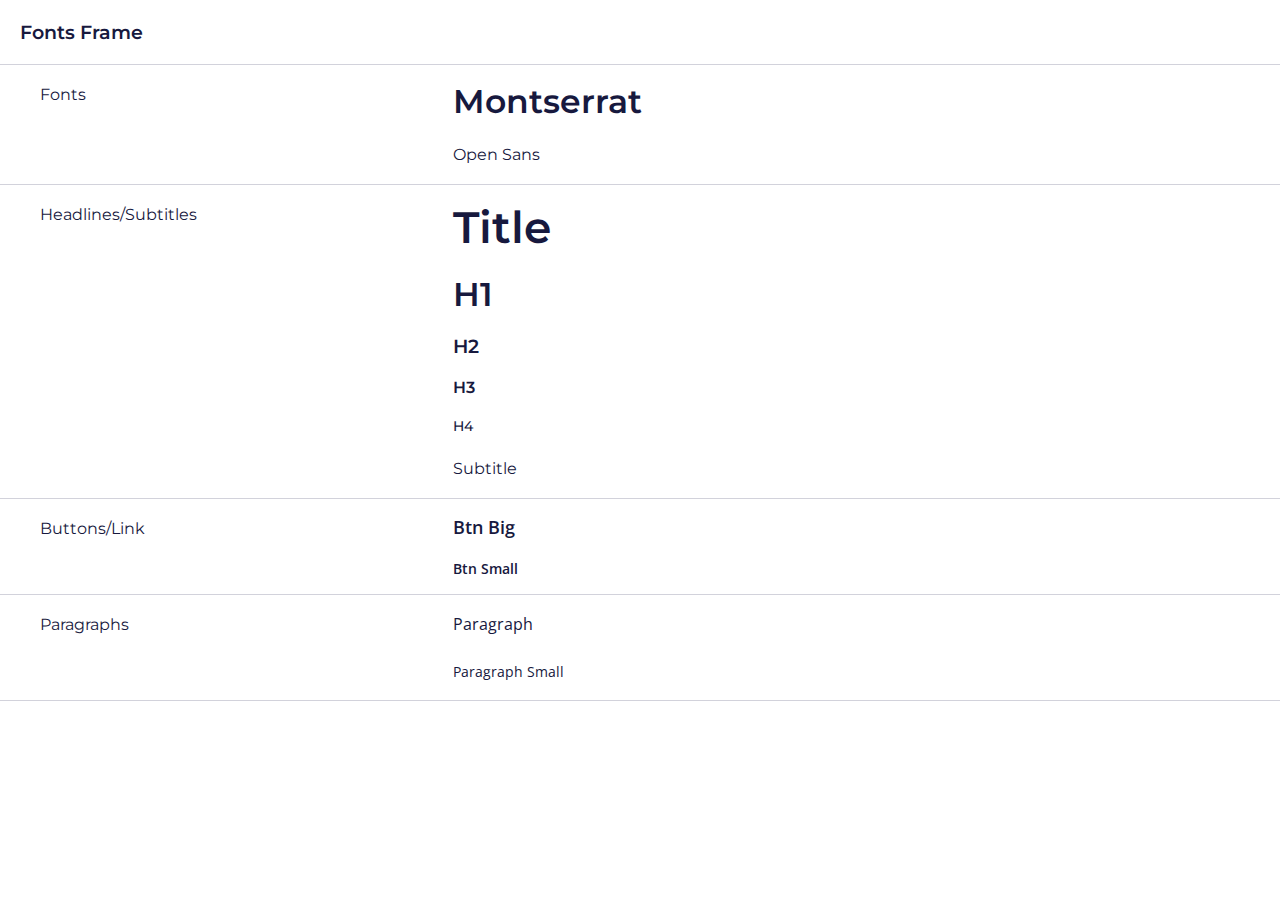
<file: fonts.html>
<!DOCTYPE html>
<html lang="en">
  <head>
    <link rel="stylesheet" href="./bundles/main.min.css"/>
    <meta charset="UTF-8"/>
    <meta http-equiv="X-UA-Compatible" content="IE=edge"/>
    <meta name="viewport" content="width=device-width, initial-scale=1, maximum-scale=1, user-scalable=no"/>
    <link rel="icon" type="image/x-icon" href="./images/favicon.png"/>
    <title>Fonts</title>
    <!-- Font Montserrat-->
    <link rel="preconnect" href="https://fonts.googleapis.com"/>
    <link rel="preconnect" href="https://fonts.gstatic.com" crossorigin=""/>
    <link href="https://fonts.googleapis.com/css2?family=Montserrat:ital,wght@0,100..900;1,100..900&amp;display=swap" rel="stylesheet"/>
    <!-- Font Open Sans-->
    <link rel="preconnect" href="https://fonts.googleapis.com"/>
    <link rel="preconnect" href="https://fonts.gstatic.com" crossorigin=""/>
    <link href="https://fonts.googleapis.com/css2?family=Open+Sans:ital,wght@0,300..800;1,300..800&amp;display=swap" rel="stylesheet"/>
    <link rel="stylesheet" href="https://cdn.plyr.io/3.7.8/plyr.css"/>
  </head>
  <body>
    <main class="main index">
      <div class="ui-kit"> 
        <div class="ui-kit__header">
          <h2 class="h2">Fonts Frame</h2>
        </div>
        <div class="ui-kit__container"> 
          <div class="subtitle">Fonts</div>
          <div class="ui-kit__wrap ui-kit__wrap_vertical">
            <h1 class="h1">Montserrat</h1>
            <div class="subtitle">Open Sans</div>
          </div>
        </div>
        <div class="ui-kit__container"> 
          <div class="subtitle">Headlines/Subtitles</div>
          <div class="ui-kit__wrap ui-kit__wrap_vertical">
            <h1 class="title">Title </h1>
            <h1 class="h1">H1 </h1>
            <h2 class="h2">H2 </h2>
            <h3 class="h3">H3</h3>
            <h4 class="h4">H4</h4>
            <div class="subtitle">Subtitle</div>
          </div>
        </div>
        <div class="ui-kit__container"> 
          <div class="subtitle">Buttons/Link</div>
          <div class="ui-kit__wrap ui-kit__wrap_vertical">
            <div class="btn btn_big">Btn Big</div>
            <div class="btn btn_small">Btn Small</div>
          </div>
        </div>
        <div class="ui-kit__container"> 
          <div class="subtitle">Paragraphs</div>
          <div class="ui-kit__wrap ui-kit__wrap_vertical">
            <p class="paragraph">Paragraph</p>
            <p class="paragraph paragraph_small">Paragraph Small</p>
          </div>
        </div>
      </div>
    </main>
  </body>
</html>
</file>
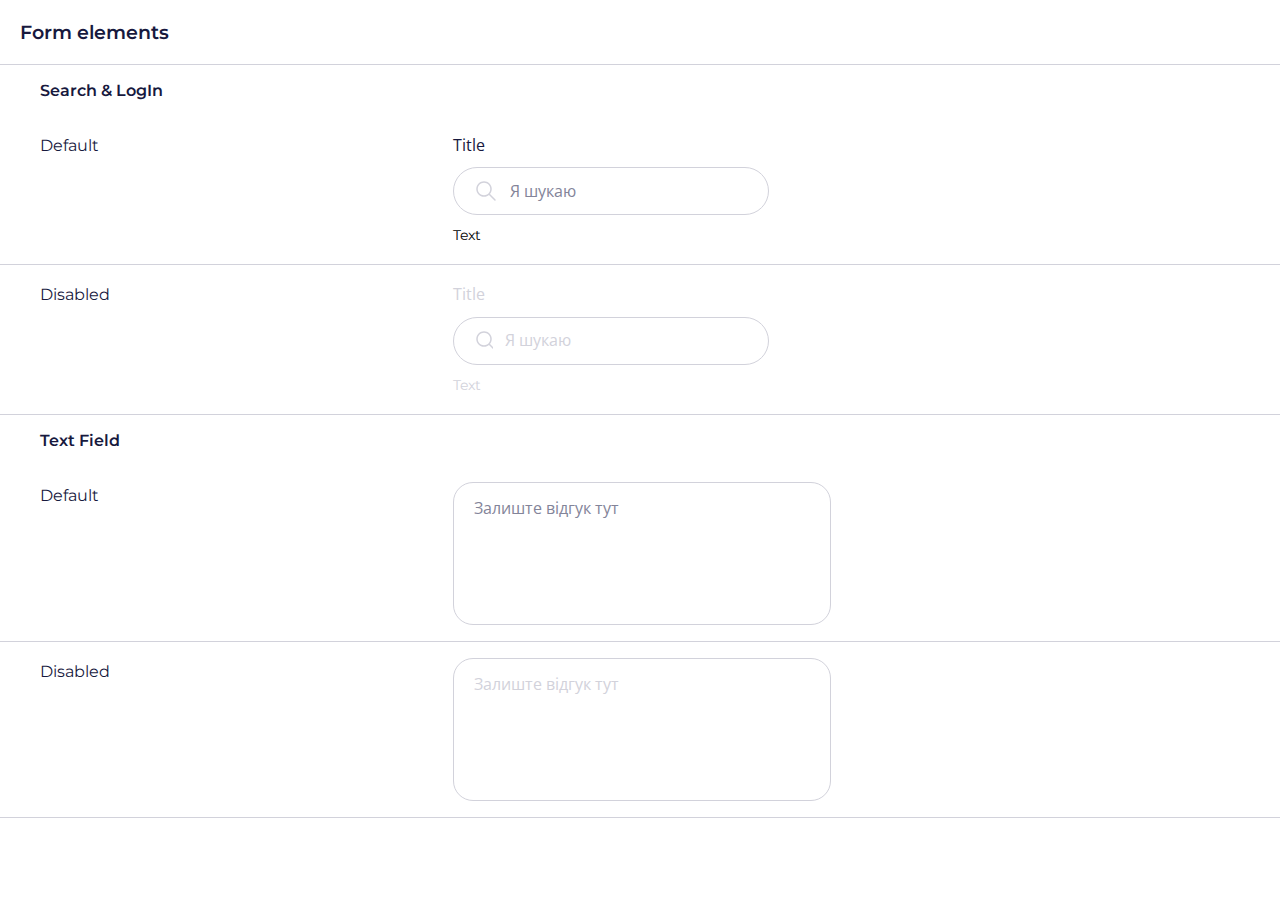
<file: form-elements.html>
<!DOCTYPE html>
<html lang="en">
  <head>
    <link rel="stylesheet" href="./bundles/main.min.css"/>
    <meta charset="UTF-8"/>
    <meta http-equiv="X-UA-Compatible" content="IE=edge"/>
    <meta name="viewport" content="width=device-width, initial-scale=1, maximum-scale=1, user-scalable=no"/>
    <link rel="icon" type="image/x-icon" href="./images/favicon.png"/>
    <title>Form elements</title>
    <!-- Font Montserrat-->
    <link rel="preconnect" href="https://fonts.googleapis.com"/>
    <link rel="preconnect" href="https://fonts.gstatic.com" crossorigin=""/>
    <link href="https://fonts.googleapis.com/css2?family=Montserrat:ital,wght@0,100..900;1,100..900&amp;display=swap" rel="stylesheet"/>
    <!-- Font Open Sans-->
    <link rel="preconnect" href="https://fonts.googleapis.com"/>
    <link rel="preconnect" href="https://fonts.gstatic.com" crossorigin=""/>
    <link href="https://fonts.googleapis.com/css2?family=Open+Sans:ital,wght@0,300..800;1,300..800&amp;display=swap" rel="stylesheet"/>
    <link rel="stylesheet" href="https://cdn.plyr.io/3.7.8/plyr.css"/>
  </head>
  <body>
    <main class="main index">
      <div class="ui-kit"> 
        <div class="ui-kit__header">
          <h2 class="h2">Form elements</h2>
        </div>
        <div class="ui-kit__row"> 
          <h3 class="h3">Search & LogIn</h3>
        </div>
        <div class="ui-kit__container"> 
          <div class="subtitle">Default</div>
          <div class="ui-kit__wrap">
            <div class="search search_default">
              <p class="paragraph">Title </p>
              <div class="search__wrap">
                <div class="search__icon-one">
                  <svg class="icon">
                    <use xlink:href="./svgicons/icons.svg#Name=Search"></use>
                  </svg>
                </div>
                <input type="text" placeholder="Я шукаю">
                <div class="search__icon-two search__icon-two_hidden">
                  <svg class="icon">
                    <use xlink:href="./svgicons/icons.svg#Name=X"></use>
                  </svg>
                </div>
              </div>
              <p class="paragraph_small">Text</p>
            </div>
          </div>
        </div>
        <div class="ui-kit__container"> 
          <div class="subtitle">Disabled</div>
          <div class="ui-kit__wrap">
            <div class="search search_disabled">
              <p class="paragraph">Title </p>
              <div class="search__wrap">
                <svg class="icon">
                  <use xlink:href="./svgicons/icons.svg#Name=Search"></use>
                </svg>
                <input type="text" placeholder="Я шукаю" disabled>
                <div class="search__icon-two search__icon-two_hidden">
                  <svg class="icon">
                    <use xlink:href="./svgicons/icons.svg#Name=X"></use>
                  </svg>
                </div>
              </div>
              <p class="paragraph_small">Text</p>
            </div>
          </div>
        </div>
        <div class="ui-kit__row"> 
          <h3 class="h3">Text Field</h3>
        </div>
        <div class="ui-kit__container"> 
          <div class="subtitle">Default</div>
          <div class="ui-kit__wrap">
            <textarea class="textarea textarea_default" name="" placeholder="Залиште відгук тут"></textarea>
          </div>
        </div>
        <div class="ui-kit__container"> 
          <div class="subtitle">Disabled</div>
          <div class="ui-kit__wrap">
            <textarea class="textarea textarea_disabled" name="" placeholder="Залиште відгук тут" disabled></textarea>
          </div>
        </div>
      </div>
    </main>
  </body>
</html>
<!-- All custom scripts-->
<script src="./bundles/app.min.js"></script>
</file>
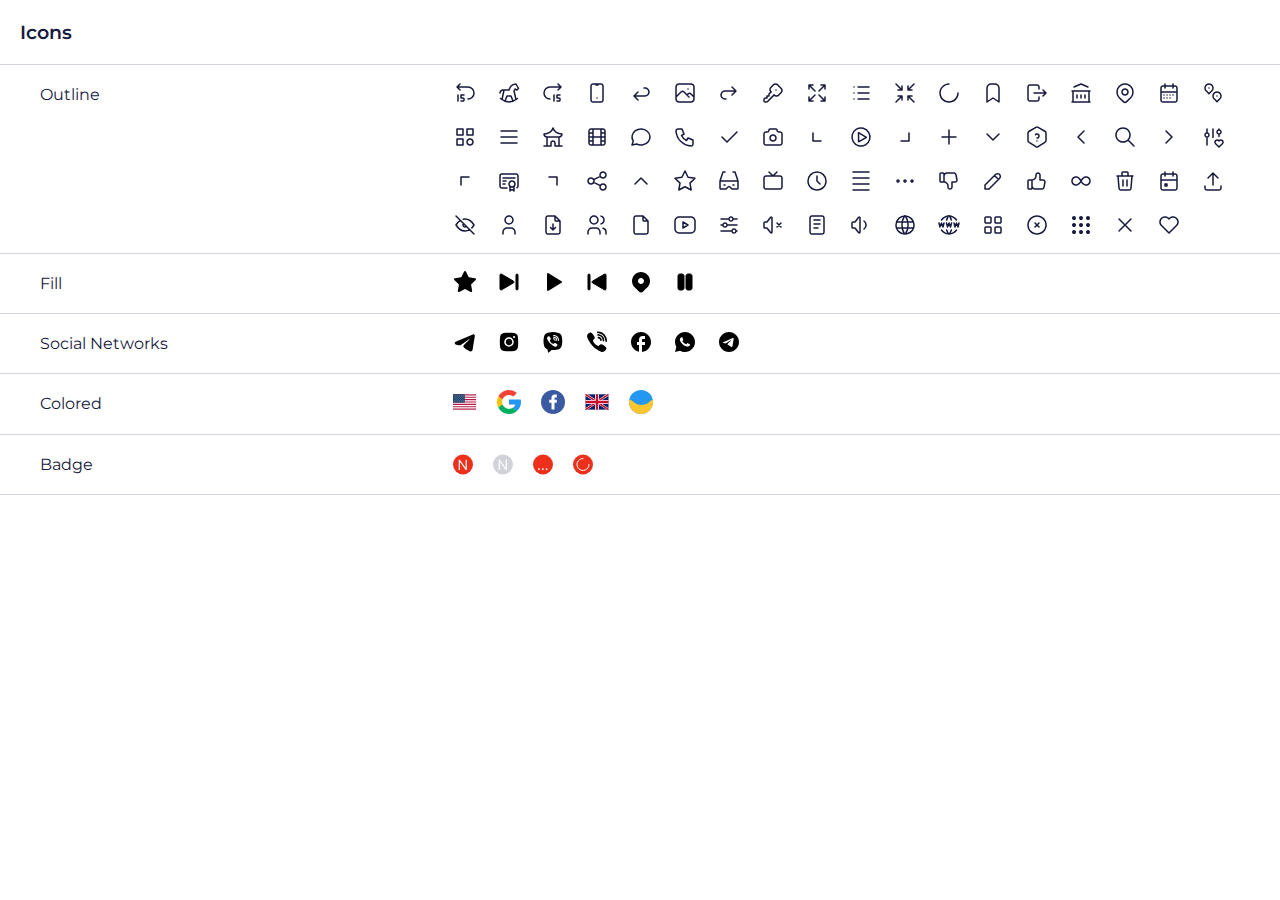
<file: icons.html>
<!DOCTYPE html>
<html lang="en">
  <head>
    <link rel="stylesheet" href="./bundles/main.min.css"/>
    <meta charset="UTF-8"/>
    <meta http-equiv="X-UA-Compatible" content="IE=edge"/>
    <meta name="viewport" content="width=device-width, initial-scale=1, maximum-scale=1, user-scalable=no"/>
    <link rel="icon" type="image/x-icon" href="./images/favicon.png"/>
    <title>Icons</title>
    <!-- Font Montserrat-->
    <link rel="preconnect" href="https://fonts.googleapis.com"/>
    <link rel="preconnect" href="https://fonts.gstatic.com" crossorigin=""/>
    <link href="https://fonts.googleapis.com/css2?family=Montserrat:ital,wght@0,100..900;1,100..900&amp;display=swap" rel="stylesheet"/>
    <!-- Font Open Sans-->
    <link rel="preconnect" href="https://fonts.googleapis.com"/>
    <link rel="preconnect" href="https://fonts.gstatic.com" crossorigin=""/>
    <link href="https://fonts.googleapis.com/css2?family=Open+Sans:ital,wght@0,300..800;1,300..800&amp;display=swap" rel="stylesheet"/>
    <link rel="stylesheet" href="https://cdn.plyr.io/3.7.8/plyr.css"/>
  </head>
  <body>
    <main class="main index">
      <div class="ui-kit"> 
        <div class="ui-kit__header">
          <h2 class="h2">Icons</h2>
        </div>
        <div class="ui-kit__container"> 
          <div class="subtitle">Outline</div>
          <div class="ui-kit__wrap">
            <svg class="icon" style="stroke: var(--typography__black)">
              <use xlink:href="./svgicons/icons.svg#Name=15 Back"></use>
            </svg>
            <svg class="icon" style="stroke: var(--typography__black)">
              <use xlink:href="./svgicons/icons.svg#Name=Horse"></use>
            </svg>
            <svg class="icon" style="stroke: var(--typography__black)">
              <use xlink:href="./svgicons/icons.svg#Name=15 Forward"></use>
            </svg>
            <svg class="icon" style="stroke: var(--typography__black)">
              <use xlink:href="./svgicons/icons.svg#Name=IPhone"></use>
            </svg>
            <svg class="icon" style="stroke: var(--typography__black)">
              <use xlink:href="./svgicons/icons.svg#Name=Arrow Back"></use>
            </svg>
            <svg class="icon" style="stroke: var(--typography__black)">
              <use xlink:href="./svgicons/icons.svg#Name=Img"></use>
            </svg>
            <svg class="icon" style="stroke: var(--typography__black)">
              <use xlink:href="./svgicons/icons.svg#Name=Arrow Forward"></use>
            </svg>
            <svg class="icon" style="stroke: var(--typography__black)">
              <use xlink:href="./svgicons/icons.svg#Name=Key"></use>
            </svg>
            <svg class="icon" style="stroke: var(--typography__black)">
              <use xlink:href="./svgicons/icons.svg#Name=Arrows-maximize"></use>
            </svg>
            <svg class="icon" style="stroke: var(--typography__black)">
              <use xlink:href="./svgicons/icons.svg#Name=List"></use>
            </svg>
            <svg class="icon" style="stroke: var(--typography__black)">
              <use xlink:href="./svgicons/icons.svg#Name=Arrows-minimize"></use>
            </svg>
            <svg class="icon" style="stroke: var(--typography__black)">
              <use xlink:href="./svgicons/icons.svg#Name=Loader"></use>
            </svg>
            <svg class="icon" style="stroke: var(--typography__black)">
              <use xlink:href="./svgicons/icons.svg#Name=Bookmark"></use>
            </svg>
            <svg class="icon" style="stroke: var(--typography__black)">
              <use xlink:href="./svgicons/icons.svg#Name=Log Out"></use>
            </svg>
            <svg class="icon" style="stroke: var(--typography__black)">
              <use xlink:href="./svgicons/icons.svg#Name=Building-bank"></use>
            </svg>
            <svg class="icon" style="stroke: var(--typography__black)">
              <use xlink:href="./svgicons/icons.svg#Name=Map-pin"></use>
            </svg>
            <svg class="icon" style="stroke: var(--typography__black)">
              <use xlink:href="./svgicons/icons.svg#Name=Calendar-month"></use>
            </svg>
            <svg class="icon" style="stroke: var(--typography__black)">
              <use xlink:href="./svgicons/icons.svg#Name=Map-pins"></use>
            </svg>
            <svg class="icon" style="stroke: var(--typography__black)">
              <use xlink:href="./svgicons/icons.svg#Name=Category"></use>
            </svg>
            <svg class="icon" style="stroke: var(--typography__black)">
              <use xlink:href="./svgicons/icons.svg#Name=Menu-2"></use>
            </svg>
            <svg class="icon" style="stroke: var(--typography__black)">
              <use xlink:href="./svgicons/icons.svg#Name=ChIna"></use>
            </svg>
            <svg class="icon" style="stroke: var(--typography__black)">
              <use xlink:href="./svgicons/icons.svg#Name=Movie"></use>
            </svg>
            <svg class="icon" style="stroke: var(--typography__black)">
              <use xlink:href="./svgicons/icons.svg#Name=Chat"></use>
            </svg>
            <svg class="icon" style="stroke: var(--typography__black)">
              <use xlink:href="./svgicons/icons.svg#Name=Phone"></use>
            </svg>
            <svg class="icon" style="stroke: var(--typography__black)">
              <use xlink:href="./svgicons/icons.svg#Name=Check"></use>
            </svg>
            <svg class="icon" style="stroke: var(--typography__black)">
              <use xlink:href="./svgicons/icons.svg#Name=Photo"></use>
            </svg>
            <svg class="icon" style="stroke: var(--typography__black)">
              <use xlink:href="./svgicons/icons.svg#Name=Chevron-down-left"></use>
            </svg>
            <svg class="icon" style="stroke: var(--typography__black)">
              <use xlink:href="./svgicons/icons.svg#Name=Play"></use>
            </svg>
            <svg class="icon" style="stroke: var(--typography__black)">
              <use xlink:href="./svgicons/icons.svg#Name=Chevron-down-right"></use>
            </svg>
            <svg class="icon" style="stroke: var(--typography__black)">
              <use xlink:href="./svgicons/icons.svg#Name=Plus"></use>
            </svg>
            <svg class="icon" style="stroke: var(--typography__black)">
              <use xlink:href="./svgicons/icons.svg#Name=Chevron-down"></use>
            </svg>
            <svg class="icon" style="stroke: var(--typography__black)">
              <use xlink:href="./svgicons/icons.svg#Name=Question"></use>
            </svg>
            <svg class="icon" style="stroke: var(--typography__black)">
              <use xlink:href="./svgicons/icons.svg#Name=Chevron-left"></use>
            </svg>
            <svg class="icon" style="stroke: var(--typography__black)">
              <use xlink:href="./svgicons/icons.svg#Name=Search"></use>
            </svg>
            <svg class="icon" style="stroke: var(--typography__black)">
              <use xlink:href="./svgicons/icons.svg#Name=Chevron-right"></use>
            </svg>
            <svg class="icon" style="stroke: var(--typography__black)">
              <use xlink:href="./svgicons/icons.svg#Name=Selections"></use>
            </svg>
            <svg class="icon" style="stroke: var(--typography__black)">
              <use xlink:href="./svgicons/icons.svg#Name=Chevron-up-left"></use>
            </svg>
            <svg class="icon" style="stroke: var(--typography__black)">
              <use xlink:href="./svgicons/icons.svg#Name=Sertificate"></use>
            </svg>
            <svg class="icon" style="stroke: var(--typography__black)">
              <use xlink:href="./svgicons/icons.svg#Name=Chevron-up-right"></use>
            </svg>
            <svg class="icon" style="stroke: var(--typography__black)">
              <use xlink:href="./svgicons/icons.svg#Name=Share"></use>
            </svg>
            <svg class="icon" style="stroke: var(--typography__black)">
              <use xlink:href="./svgicons/icons.svg#Name=Chevron-up"></use>
            </svg>
            <svg class="icon" style="stroke: var(--typography__black)">
              <use xlink:href="./svgicons/icons.svg#Name=Star"></use>
            </svg>
            <svg class="icon" style="stroke: var(--typography__black)">
              <use xlink:href="./svgicons/icons.svg#Name=Cinema Glasses"></use>
            </svg>
            <svg class="icon" style="stroke: var(--typography__black)">
              <use xlink:href="./svgicons/icons.svg#Name=TV"></use>
            </svg>
            <svg class="icon" style="stroke: var(--typography__black)">
              <use xlink:href="./svgicons/icons.svg#Name=Clock"></use>
            </svg>
            <svg class="icon" style="stroke: var(--typography__black)">
              <use xlink:href="./svgicons/icons.svg#Name=Table Line"></use>
            </svg>
            <svg class="icon" style="stroke: var(--typography__black)">
              <use xlink:href="./svgicons/icons.svg#Name=Dots"></use>
            </svg>
            <svg class="icon" style="stroke: var(--typography__black)">
              <use xlink:href="./svgicons/icons.svg#Name=Thumb-down"></use>
            </svg>
            <svg class="icon" style="stroke: var(--typography__black)">
              <use xlink:href="./svgicons/icons.svg#Name=Edit"></use>
            </svg>
            <svg class="icon" style="stroke: var(--typography__black)">
              <use xlink:href="./svgicons/icons.svg#Name=Thumb-up"></use>
            </svg>
            <svg class="icon" style="stroke: var(--typography__black)">
              <use xlink:href="./svgicons/icons.svg#Name=Endless"></use>
            </svg>
            <svg class="icon" style="stroke: var(--typography__black)">
              <use xlink:href="./svgicons/icons.svg#Name=Trash"></use>
            </svg>
            <svg class="icon" style="stroke: var(--typography__black)">
              <use xlink:href="./svgicons/icons.svg#Name=Events"></use>
            </svg>
            <svg class="icon" style="stroke: var(--typography__black)">
              <use xlink:href="./svgicons/icons.svg#Name=Upload"></use>
            </svg>
            <svg class="icon" style="stroke: var(--typography__black)">
              <use xlink:href="./svgicons/icons.svg#Name=Eye-off"></use>
            </svg>
            <svg class="icon" style="stroke: var(--typography__black)">
              <use xlink:href="./svgicons/icons.svg#Name=User"></use>
            </svg>
            <svg class="icon" style="stroke: var(--typography__black)">
              <use xlink:href="./svgicons/icons.svg#Name=File Download"></use>
            </svg>
            <svg class="icon" style="stroke: var(--typography__black)">
              <use xlink:href="./svgicons/icons.svg#Name=Users"></use>
            </svg>
            <svg class="icon" style="stroke: var(--typography__black)">
              <use xlink:href="./svgicons/icons.svg#Name=File"></use>
            </svg>
            <svg class="icon" style="stroke: var(--typography__black)">
              <use xlink:href="./svgicons/icons.svg#Name=Video"></use>
            </svg>
            <svg class="icon" style="stroke: var(--typography__black)">
              <use xlink:href="./svgicons/icons.svg#Name=Filter"></use>
            </svg>
            <svg class="icon" style="stroke: var(--typography__black)">
              <use xlink:href="./svgicons/icons.svg#Name=Volume-off"></use>
            </svg>
            <svg class="icon" style="stroke: var(--typography__black)">
              <use xlink:href="./svgicons/icons.svg#Name=Full File"></use>
            </svg>
            <svg class="icon" style="stroke: var(--typography__black)">
              <use xlink:href="./svgicons/icons.svg#Name=Volume-on"></use>
            </svg>
            <svg class="icon" style="stroke: var(--typography__black)">
              <use xlink:href="./svgicons/icons.svg#Name=Globe"></use>
            </svg>
            <svg class="icon" style="stroke: var(--typography__black)">
              <use xlink:href="./svgicons/icons.svg#Name=Web"></use>
            </svg>
            <svg class="icon" style="stroke: var(--typography__black)">
              <use xlink:href="./svgicons/icons.svg#Name=Grid 1"></use>
            </svg>
            <svg class="icon" style="stroke: var(--typography__black)">
              <use xlink:href="./svgicons/icons.svg#Name=X Circle"></use>
            </svg>
            <svg class="icon" style="stroke: var(--typography__black)">
              <use xlink:href="./svgicons/icons.svg#Name=Grid"></use>
            </svg>
            <svg class="icon" style="stroke: var(--typography__black)">
              <use xlink:href="./svgicons/icons.svg#Name=X"></use>
            </svg>
            <svg class="icon" style="stroke: var(--typography__black)">
              <use xlink:href="./svgicons/icons.svg#Name=Heart"></use>
            </svg>
          </div>
        </div>
        <div class="ui-kit__container"> 
          <div class="subtitle">Fill</div>
          <div class="ui-kit__wrap">
            <svg class="icon">
              <use xlink:href="./svgicons/fill.svg#Name=Star"></use>
            </svg>
            <svg class="icon">
              <use xlink:href="./svgicons/fill.svg#Name=Player-skip-forward"></use>
            </svg>
            <svg class="icon">
              <use xlink:href="./svgicons/fill.svg#Name=Play"></use>
            </svg>
            <svg class="icon">
              <use xlink:href="./svgicons/fill.svg#Name=Player-skip-back"></use>
            </svg>
            <svg class="icon">
              <use xlink:href="./svgicons/fill.svg#Name=Location"></use>
            </svg>
            <svg class="icon">
              <use xlink:href="./svgicons/fill.svg#Name=Player-pause"></use>
            </svg>
          </div>
        </div>
        <div class="ui-kit__container"> 
          <div class="subtitle">Social Networks</div>
          <div class="ui-kit__wrap">
            <svg class="icon">
              <use xlink:href="./svgicons/social.svg#Name=Telegram"></use>
            </svg>
            <svg class="icon">
              <use xlink:href="./svgicons/social.svg#Name=Instagram"></use>
            </svg>
            <svg class="icon">
              <use xlink:href="./svgicons/social.svg#Name=Viber"></use>
            </svg>
            <svg class="icon">
              <use xlink:href="./svgicons/social.svg#Name=Viber26"></use>
            </svg>
            <svg class="icon">
              <use xlink:href="./svgicons/social.svg#Name=Facebook"></use>
            </svg>
            <svg class="icon">
              <use xlink:href="./svgicons/social.svg#Name=WhatsApp"></use>
            </svg>
            <svg class="icon">
              <use xlink:href="./svgicons/social.svg#Name=Telegram Fill"></use>
            </svg>
          </div>
        </div>
        <div class="ui-kit__container"> 
          <div class="subtitle">Colored</div>
          <div class="ui-kit__wrap">
            <svg class="icon">
              <use xlink:href="./svgicons/colored.svg#Name=USA"></use>
            </svg>
            <svg class="icon">
              <use xlink:href="./svgicons/colored.svg#Name=Google"></use>
            </svg>
            <svg class="icon">
              <use xlink:href="./svgicons/colored.svg#Name=Facebook"></use>
            </svg>
            <svg class="icon">
              <use xlink:href="./svgicons/colored.svg#Name=UK"></use>
            </svg>
            <svg class="icon">
              <use xlink:href="./svgicons/colored.svg#Name=UKR"></use>
            </svg>
          </div>
        </div>
        <div class="ui-kit__container"> 
          <div class="subtitle">Badge</div>
          <div class="ui-kit__wrap"><img src="./svgicons/budge/1.svg"><img src="./svgicons/budge/2.svg"><img src="./svgicons/budge/3.svg"><img src="./svgicons/budge/4.svg"></div>
        </div>
      </div>
    </main>
  </body>
</html>
</file>
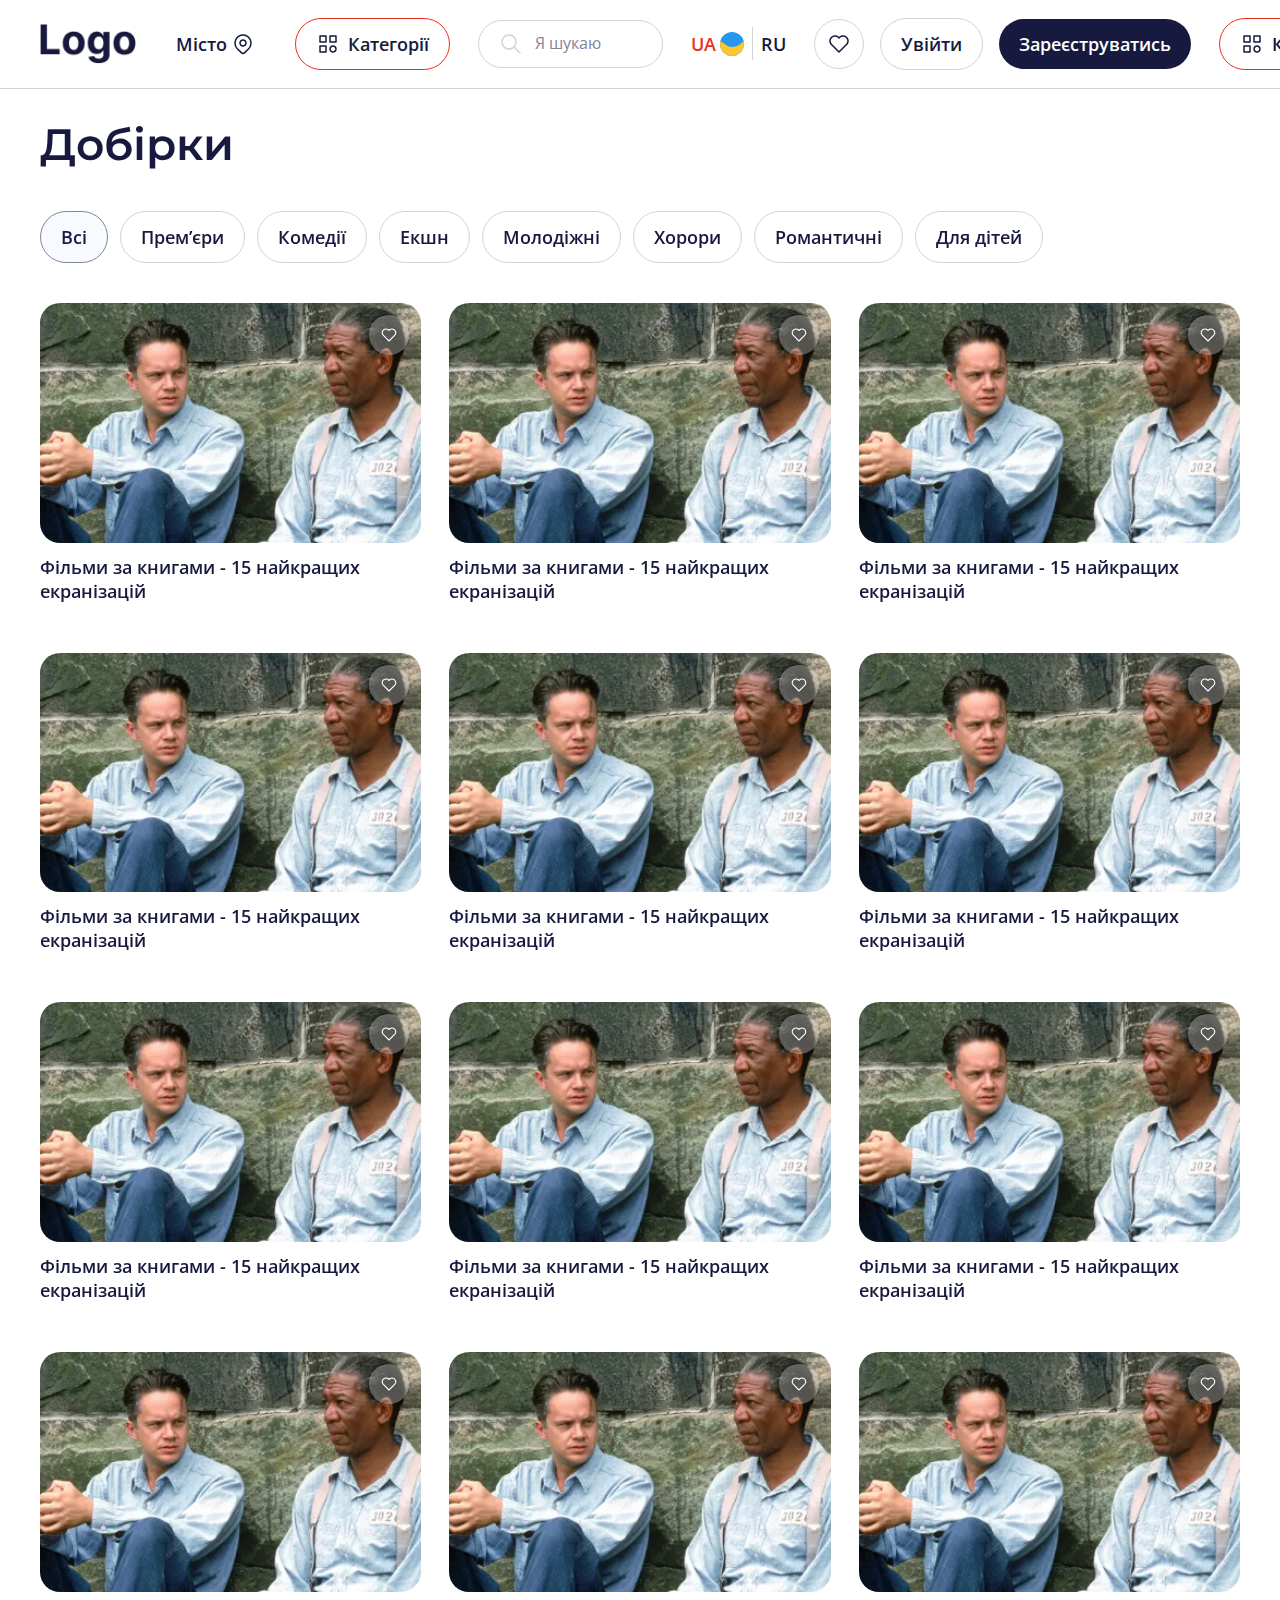
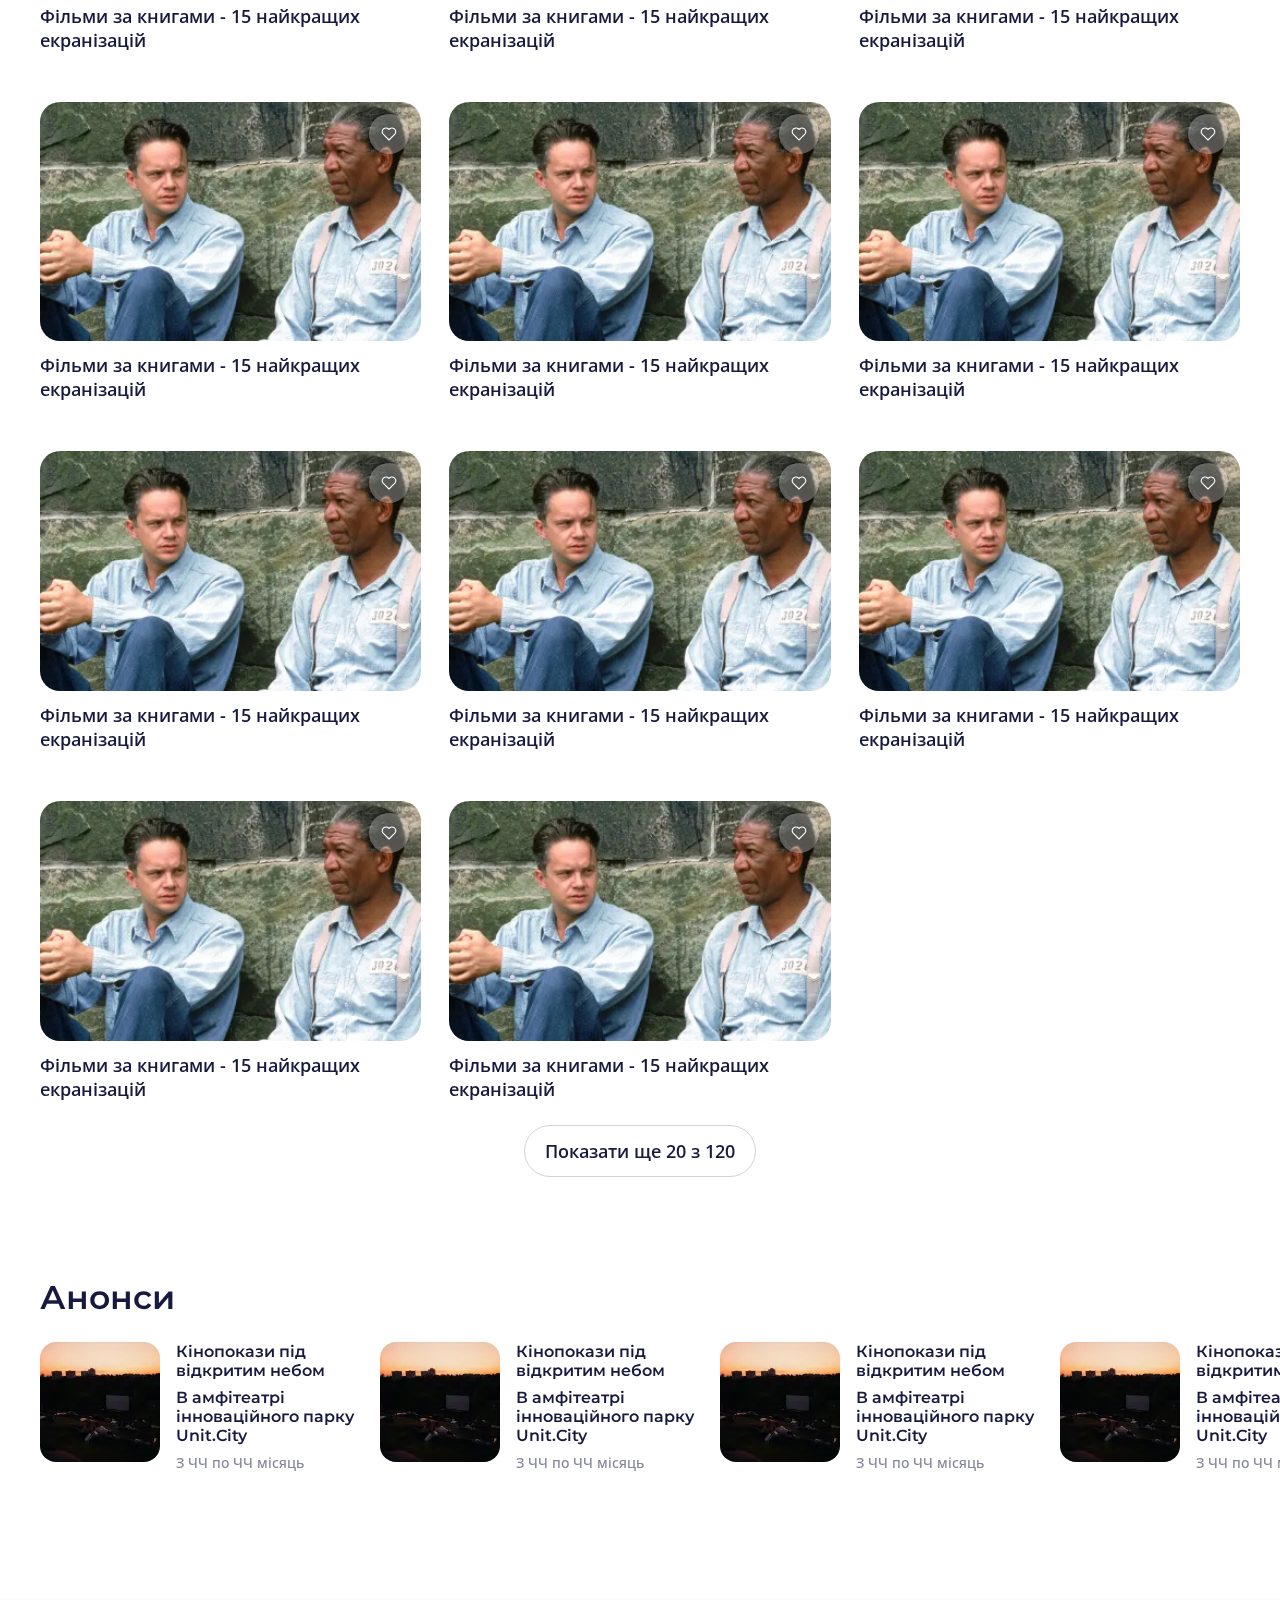
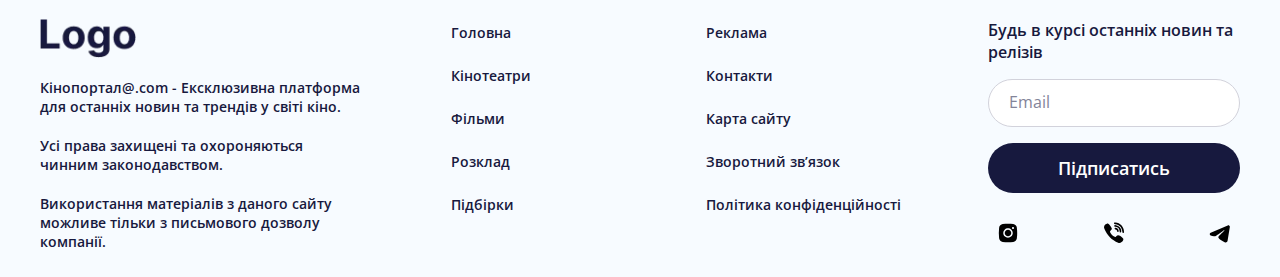
<file: movie-selections.html>
<!DOCTYPE html>
<html lang="ua">
  <head>
    <link rel="stylesheet" href="./bundles/main.min.css"/>
    <meta charset="UTF-8"/>
    <meta http-equiv="X-UA-Compatible" content="IE=edge"/>
    <meta name="viewport" content="width=device-width, initial-scale=1, maximum-scale=1, user-scalable=no"/>
    <link rel="icon" type="image/x-icon" href="./images/favicon.png"/>
    <title>Movie slections</title>
    <!-- Font Montserrat-->
    <link rel="preconnect" href="https://fonts.googleapis.com"/>
    <link rel="preconnect" href="https://fonts.gstatic.com" crossorigin=""/>
    <link href="https://fonts.googleapis.com/css2?family=Montserrat:ital,wght@0,100..900;1,100..900&amp;display=swap" rel="stylesheet"/>
    <!-- Font Open Sans-->
    <link rel="preconnect" href="https://fonts.googleapis.com"/>
    <link rel="preconnect" href="https://fonts.gstatic.com" crossorigin=""/>
    <link href="https://fonts.googleapis.com/css2?family=Open+Sans:ital,wght@0,300..800;1,300..800&amp;display=swap" rel="stylesheet"/>
    <link rel="stylesheet" href="https://cdn.plyr.io/3.7.8/plyr.css"/>
    <link rel="stylesheet" href="./bundles/movie-selection/movie-selection.min.css">
  </head>
  <body>
    <header class="header" id="header">
      <div class="container header__wrapper"> <a class="header__logo" href="index.html"> <picture><source srcset="./images/logo.webp" type="image/webp"><img src="./images/logo.png" alt="Logo" loading="lazy"/></picture></a><a class="link link_big link_black view_desktop-tablet" href="#">
          <svg class="icon">
            <use xlink:href="./svgicons/icons.svg#Name=Map-pin"></use>
          </svg>Місто</a>
        <div class="button button_big button_primary-2 view_desktop header__cacegories-btn show-categories-btn">
          <svg class="icon">
            <use xlink:href="./svgicons/icons.svg#Name=Category"></use>
          </svg>
          <div class="btn btn_dark btn_big">Категорії</div>
        </div>
        <div class="search search_default header__search view_desktop">
          <div class="search__wrap">
            <div class="search__icon-one">
              <svg class="icon">
                <use xlink:href="./svgicons/icons.svg#Name=Search"></use>
              </svg>
            </div>
            <input type="text" placeholder="Я шукаю"/>
            <div class="search__icon-two search__icon-two_hidden">
              <svg class="icon">
                <use xlink:href="./svgicons/icons.svg#Name=X"></use>
              </svg>
            </div>
          </div>
        </div>
        <div class="header__langs view_desktop"> <a class="header__lang header__lang_selected" href="#">
            <svg class="icon">
              <use xlink:href="./svgicons/colored.svg#Name=UKR"></use>
            </svg>UA </a>
          <div class="header__langs-line"> </div><a class="header__lang" href="#">RU</a>
        </div>
        <div class="header__left-group view_desktop">
          <div class="icon-btn icon-btn_type-two show-categories-btn">
            <svg class="icon">
              <use xlink:href="./svgicons/icons.svg#Name=Heart"></use>
            </svg>
          </div>
          <div class="button button_big button_secondary-1">
            <div class="btn btn_dark btn_big">Увійти</div>
          </div>
          <div class="button button_big button_primary-1">
            <div class="btn btn_light btn_big">Зареєструватись</div>
          </div>
        </div>
        <div class="header__left-group view_tablet-mobile">
          <div class="button button_big button_primary-2 view_tablet show-categories-btn">
            <svg class="icon">
              <use xlink:href="./svgicons/icons.svg#Name=Category"></use>
            </svg>
            <div class="btn btn_dark btn_big">Категорії</div>
          </div>
          <div class="header__langs view_tablet"><a class="header__lang header__lang_selected" href="#">
              <svg class="icon">
                <use xlink:href="./svgicons/colored.svg#Name=UKR"></use>
              </svg>UA </a>
            <div class="header__langs-line"> </div><a class="header__lang" href="#">RU</a>
          </div>
          <div class="button button_big button_road button_primary-2 view_mobile show-categories-btn">
            <svg class="icon">
              <use xlink:href="./svgicons/icons.svg#Name=Category"></use>
            </svg>
          </div>
          <div class="icon-btn icon-btn_type-two view_mobile-tablet" date-show-m-navigation="date-show-m-navigation">
            <svg class="icon">
              <use xlink:href="./svgicons/icons.svg#Name=Search"></use>
            </svg>
          </div>
          <div class="icon-btn icon-btn_type-two view_tablet">
            <svg class="icon">
              <use xlink:href="./svgicons/icons.svg#Name=Heart"></use>
            </svg>
          </div>
          <div class="icon-btn icon-btn_type-two view_tablet">
            <svg class="icon">
              <use xlink:href="./svgicons/icons.svg#Name=User"></use>
            </svg>
          </div>
          <div class="icon-btn icon-btn_type-two view_mobile">
            <svg class="icon">
              <use xlink:href="./svgicons/icons.svg#Name=Menu-2"> </use>
            </svg>
          </div>
        </div>
      </div>
    </header>
    <!-- Mobile search window-->
    <div class="mobile-search">
      <div class="mobile-search__wrap">
        <div class="search search_default">
          <div class="search__wrap">
            <div class="search__icon-one" date-show-m-navigation="date-show-m-navigation">
              <svg class="icon">
                <use xlink:href="./svgicons/icons.svg#Name=Search"></use>
              </svg>
            </div>
            <input type="text" placeholder="Я шукаю"/>
            <div class="search__icon-two search__icon-two_hidden">
              <svg class="icon">
                <use xlink:href="./svgicons/icons.svg#Name=X"></use>
              </svg>
            </div>
          </div>
        </div>
      </div>
    </div>
    <div class="categories">
      <svg class="icon categories__icon" id="categories__icon">
        <use xlink:href="./svgicons/icons.svg#Name=X"></use>
      </svg>
      <div class="categories__wrapper"> 
        <div class="menu-list"> 
          <div class="menu-list__title"> 
            <svg class="icon">
              <use xlink:href="./svgicons/icons.svg#Name=Movie"></use>
            </svg>Title
          </div>
          <div class="menu-list__list"><a class="link link_big link_black" href="#">Lorem ipsum dolor</a><a class="link link_big link_black" href="#">Lorem ipsum dolor</a><a class="link link_big link_black" href="#">Lorem ipsum dolor</a><a class="link link_big link_black" href="#">Lorem ipsum dolor</a><a class="link link_big link_black" href="#">Lorem ipsum dolor</a><a class="link link_big link_blue" href="#">Дивитися всі</a>
          </div>
        </div>
        <div class="menu-list"> 
          <div class="menu-list__title"> 
            <svg class="icon">
              <use xlink:href="./svgicons/icons.svg#Name=Movie"></use>
            </svg>Title
          </div>
          <div class="menu-list__list"><a class="link link_big link_black" href="#">Lorem ipsum dolor</a><a class="link link_big link_black" href="#">Lorem ipsum dolor</a><a class="link link_big link_black" href="#">Lorem ipsum dolor</a><a class="link link_big link_black" href="#">Lorem ipsum dolor</a><a class="link link_big link_black" href="#">Lorem ipsum dolor</a><a class="link link_big link_blue" href="#">Дивитися всі</a>
          </div>
        </div>
        <div class="menu-list"> 
          <div class="menu-list__title"> 
            <svg class="icon">
              <use xlink:href="./svgicons/icons.svg#Name=Movie"></use>
            </svg>Title
          </div>
          <div class="menu-list__list"><a class="link link_big link_black" href="#">Lorem ipsum dolor</a><a class="link link_big link_black" href="#">Lorem ipsum dolor</a><a class="link link_big link_black" href="#">Lorem ipsum dolor</a><a class="link link_big link_black" href="#">Lorem ipsum dolor</a><a class="link link_big link_black" href="#">Lorem ipsum dolor</a><a class="link link_big link_blue" href="#">Дивитися всі</a>
          </div>
        </div>
        <div class="menu-list"> 
          <div class="menu-list__title"> 
            <svg class="icon">
              <use xlink:href="./svgicons/icons.svg#Name=Movie"></use>
            </svg>Title
          </div>
          <div class="menu-list__list"><a class="link link_big link_black" href="#">Lorem ipsum dolor</a><a class="link link_big link_black" href="#">Lorem ipsum dolor</a><a class="link link_big link_black" href="#">Lorem ipsum dolor</a><a class="link link_big link_black" href="#">Lorem ipsum dolor</a><a class="link link_big link_black" href="#">Lorem ipsum dolor</a><a class="link link_big link_blue" href="#">Дивитися всі</a>
          </div>
        </div>
        <div class="menu-list"> 
          <div class="menu-list__title"> 
            <svg class="icon">
              <use xlink:href="./svgicons/icons.svg#Name=Movie"></use>
            </svg>Title
          </div>
          <div class="menu-list__list"><a class="link link_big link_black" href="#">Lorem ipsum dolor</a><a class="link link_big link_black" href="#">Lorem ipsum dolor</a><a class="link link_big link_black" href="#">Lorem ipsum dolor</a><a class="link link_big link_black" href="#">Lorem ipsum dolor</a><a class="link link_big link_black" href="#">Lorem ipsum dolor</a><a class="link link_big link_blue" href="#">Дивитися всі</a>
          </div>
        </div>
        <div class="menu-list"> 
          <div class="menu-list__title"> 
            <svg class="icon">
              <use xlink:href="./svgicons/icons.svg#Name=Movie"></use>
            </svg>Title
          </div>
          <div class="menu-list__list"><a class="link link_big link_black" href="#">Lorem ipsum dolor</a><a class="link link_big link_black" href="#">Lorem ipsum dolor</a><a class="link link_big link_black" href="#">Lorem ipsum dolor</a><a class="link link_big link_black" href="#">Lorem ipsum dolor</a><a class="link link_big link_black" href="#">Lorem ipsum dolor</a><a class="link link_big link_blue" href="#">Дивитися всі</a>
          </div>
        </div>
        <div class="menu-list"> 
          <div class="menu-list__title"> 
            <svg class="icon">
              <use xlink:href="./svgicons/icons.svg#Name=Movie"></use>
            </svg>Title
          </div>
          <div class="menu-list__list"><a class="link link_big link_black" href="#">Lorem ipsum dolor</a><a class="link link_big link_black" href="#">Lorem ipsum dolor</a><a class="link link_big link_black" href="#">Lorem ipsum dolor</a><a class="link link_big link_black" href="#">Lorem ipsum dolor</a><a class="link link_big link_black" href="#">Lorem ipsum dolor</a><a class="link link_big link_blue" href="#">Дивитися всі</a>
          </div>
        </div>
        <div class="menu-list"> 
          <div class="menu-list__title"> 
            <svg class="icon">
              <use xlink:href="./svgicons/icons.svg#Name=Movie"></use>
            </svg>Title
          </div>
          <div class="menu-list__list"><a class="link link_big link_black" href="#">Lorem ipsum dolor</a><a class="link link_big link_black" href="#">Lorem ipsum dolor</a><a class="link link_big link_black" href="#">Lorem ipsum dolor</a><a class="link link_big link_black" href="#">Lorem ipsum dolor</a><a class="link link_big link_black" href="#">Lorem ipsum dolor</a><a class="link link_big link_blue" href="#">Дивитися всі</a>
          </div>
        </div>
      </div>
    </div>
    <main class="main movie-selection">
      <div class="container"> 
        <h1 class="title">Добірки</h1>
      </div>
      <div class="buttons-line"> 
        <div class="container buttons-line__wrapper view_desktop-tablet">
          <div class="buttons-line__wrap"> 
            <div class="button button_big button_secondary-1 button_secondary-1-active">
              <div class="btn btn_big">Всі</div>
            </div>
            <div class="button button_big button_secondary-1">
              <div class="btn btn_big">Премʼєри</div>
            </div>
            <div class="button button_big button_secondary-1">
              <div class="btn btn_big">Комедії</div>
            </div>
            <div class="button button_big button_secondary-1">
              <div class="btn btn_big">Екшн</div>
            </div>
            <div class="button button_big button_secondary-1">
              <div class="btn btn_big">Молодіжні</div>
            </div>
            <div class="button button_big button_secondary-1">
              <div class="btn btn_big">Хорори</div>
            </div>
            <div class="button button_big button_secondary-1">
              <div class="btn btn_big">Романтичні</div>
            </div>
            <div class="button button_big button_secondary-1">
              <div class="btn btn_big">Для дітей</div>
            </div>
          </div>
        </div>
        <div class="container buttons-line__wrapper view_mobile">
          <div class="buttons-line__wrap"> 
            <div class="button button_small button_secondary-1 button_secondary-1-active">
              <div class="btn btn_small">Всі</div>
            </div>
            <div class="button button_small button_secondary-1">
              <div class="btn btn_small">Премʼєри</div>
            </div>
            <div class="button button_small button_secondary-1">
              <div class="btn btn_small">Комедії</div>
            </div>
            <div class="button button_small button_secondary-1">
              <div class="btn btn_small">Екшн</div>
            </div>
            <div class="button button_small button_secondary-1">
              <div class="btn btn_small">Молодіжні</div>
            </div>
            <div class="button button_small button_secondary-1">
              <div class="btn btn_small">Хорори</div>
            </div>
            <div class="button button_small button_secondary-1">
              <div class="btn btn_small">Романтичні</div>
            </div>
            <div class="button button_small button_secondary-1">
              <div class="btn btn_small">Для дітей</div>
            </div>
          </div>
        </div>
      </div>
      <div class="cards"> 
        <div class="container cards__wrapper"> 
          <div class="card">
            <div class="card__img"><a href="#"> <picture><source srcset="./images/blocks/cards/Img.webp, " type="image/webp"><img src="./images/blocks/cards/Img.png" alt="" srcset=""></picture></a>
              <!-- Класс для активации: .icon-btn_selected-->
              <div class="card__btn icon-btn icon-btn_small icon-btn_type-one">
                <svg class="icon">
                  <use xlink:href="./svgicons/icons.svg#Name=Heart"></use>
                </svg>
              </div>
            </div><a class="link link_big" href="#">Фільми за книгами - 15 найкращих екранізацій</a>
          </div>
          <div class="card">
            <div class="card__img"><a href="#"> <picture><source srcset="./images/blocks/cards/Img.webp, " type="image/webp"><img src="./images/blocks/cards/Img.png" alt="" srcset=""></picture></a>
              <!-- Класс для активации: .icon-btn_selected-->
              <div class="card__btn icon-btn icon-btn_small icon-btn_type-one">
                <svg class="icon">
                  <use xlink:href="./svgicons/icons.svg#Name=Heart"></use>
                </svg>
              </div>
            </div><a class="link link_big" href="#">Фільми за книгами - 15 найкращих екранізацій</a>
          </div>
          <div class="card">
            <div class="card__img"><a href="#"> <picture><source srcset="./images/blocks/cards/Img.webp, " type="image/webp"><img src="./images/blocks/cards/Img.png" alt="" srcset=""></picture></a>
              <!-- Класс для активации: .icon-btn_selected-->
              <div class="card__btn icon-btn icon-btn_small icon-btn_type-one">
                <svg class="icon">
                  <use xlink:href="./svgicons/icons.svg#Name=Heart"></use>
                </svg>
              </div>
            </div><a class="link link_big" href="#">Фільми за книгами - 15 найкращих екранізацій</a>
          </div>
          <div class="card">
            <div class="card__img"><a href="#"> <picture><source srcset="./images/blocks/cards/Img.webp, " type="image/webp"><img src="./images/blocks/cards/Img.png" alt="" srcset=""></picture></a>
              <!-- Класс для активации: .icon-btn_selected-->
              <div class="card__btn icon-btn icon-btn_small icon-btn_type-one">
                <svg class="icon">
                  <use xlink:href="./svgicons/icons.svg#Name=Heart"></use>
                </svg>
              </div>
            </div><a class="link link_big" href="#">Фільми за книгами - 15 найкращих екранізацій</a>
          </div>
          <div class="card">
            <div class="card__img"><a href="#"> <picture><source srcset="./images/blocks/cards/Img.webp, " type="image/webp"><img src="./images/blocks/cards/Img.png" alt="" srcset=""></picture></a>
              <!-- Класс для активации: .icon-btn_selected-->
              <div class="card__btn icon-btn icon-btn_small icon-btn_type-one">
                <svg class="icon">
                  <use xlink:href="./svgicons/icons.svg#Name=Heart"></use>
                </svg>
              </div>
            </div><a class="link link_big" href="#">Фільми за книгами - 15 найкращих екранізацій</a>
          </div>
          <div class="card">
            <div class="card__img"><a href="#"> <picture><source srcset="./images/blocks/cards/Img.webp, " type="image/webp"><img src="./images/blocks/cards/Img.png" alt="" srcset=""></picture></a>
              <!-- Класс для активации: .icon-btn_selected-->
              <div class="card__btn icon-btn icon-btn_small icon-btn_type-one">
                <svg class="icon">
                  <use xlink:href="./svgicons/icons.svg#Name=Heart"></use>
                </svg>
              </div>
            </div><a class="link link_big" href="#">Фільми за книгами - 15 найкращих екранізацій</a>
          </div>
          <div class="card">
            <div class="card__img"><a href="#"> <picture><source srcset="./images/blocks/cards/Img.webp, " type="image/webp"><img src="./images/blocks/cards/Img.png" alt="" srcset=""></picture></a>
              <!-- Класс для активации: .icon-btn_selected-->
              <div class="card__btn icon-btn icon-btn_small icon-btn_type-one">
                <svg class="icon">
                  <use xlink:href="./svgicons/icons.svg#Name=Heart"></use>
                </svg>
              </div>
            </div><a class="link link_big" href="#">Фільми за книгами - 15 найкращих екранізацій</a>
          </div>
          <div class="card">
            <div class="card__img"><a href="#"> <picture><source srcset="./images/blocks/cards/Img.webp, " type="image/webp"><img src="./images/blocks/cards/Img.png" alt="" srcset=""></picture></a>
              <!-- Класс для активации: .icon-btn_selected-->
              <div class="card__btn icon-btn icon-btn_small icon-btn_type-one">
                <svg class="icon">
                  <use xlink:href="./svgicons/icons.svg#Name=Heart"></use>
                </svg>
              </div>
            </div><a class="link link_big" href="#">Фільми за книгами - 15 найкращих екранізацій</a>
          </div>
          <div class="card">
            <div class="card__img"><a href="#"> <picture><source srcset="./images/blocks/cards/Img.webp, " type="image/webp"><img src="./images/blocks/cards/Img.png" alt="" srcset=""></picture></a>
              <!-- Класс для активации: .icon-btn_selected-->
              <div class="card__btn icon-btn icon-btn_small icon-btn_type-one">
                <svg class="icon">
                  <use xlink:href="./svgicons/icons.svg#Name=Heart"></use>
                </svg>
              </div>
            </div><a class="link link_big" href="#">Фільми за книгами - 15 найкращих екранізацій</a>
          </div>
          <div class="card">
            <div class="card__img"><a href="#"> <picture><source srcset="./images/blocks/cards/Img.webp, " type="image/webp"><img src="./images/blocks/cards/Img.png" alt="" srcset=""></picture></a>
              <!-- Класс для активации: .icon-btn_selected-->
              <div class="card__btn icon-btn icon-btn_small icon-btn_type-one">
                <svg class="icon">
                  <use xlink:href="./svgicons/icons.svg#Name=Heart"></use>
                </svg>
              </div>
            </div><a class="link link_big" href="#">Фільми за книгами - 15 найкращих екранізацій</a>
          </div>
          <div class="card">
            <div class="card__img"><a href="#"> <picture><source srcset="./images/blocks/cards/Img.webp, " type="image/webp"><img src="./images/blocks/cards/Img.png" alt="" srcset=""></picture></a>
              <!-- Класс для активации: .icon-btn_selected-->
              <div class="card__btn icon-btn icon-btn_small icon-btn_type-one">
                <svg class="icon">
                  <use xlink:href="./svgicons/icons.svg#Name=Heart"></use>
                </svg>
              </div>
            </div><a class="link link_big" href="#">Фільми за книгами - 15 найкращих екранізацій</a>
          </div>
          <div class="card">
            <div class="card__img"><a href="#"> <picture><source srcset="./images/blocks/cards/Img.webp, " type="image/webp"><img src="./images/blocks/cards/Img.png" alt="" srcset=""></picture></a>
              <!-- Класс для активации: .icon-btn_selected-->
              <div class="card__btn icon-btn icon-btn_small icon-btn_type-one">
                <svg class="icon">
                  <use xlink:href="./svgicons/icons.svg#Name=Heart"></use>
                </svg>
              </div>
            </div><a class="link link_big" href="#">Фільми за книгами - 15 найкращих екранізацій</a>
          </div>
          <div class="card">
            <div class="card__img"><a href="#"> <picture><source srcset="./images/blocks/cards/Img.webp, " type="image/webp"><img src="./images/blocks/cards/Img.png" alt="" srcset=""></picture></a>
              <!-- Класс для активации: .icon-btn_selected-->
              <div class="card__btn icon-btn icon-btn_small icon-btn_type-one">
                <svg class="icon">
                  <use xlink:href="./svgicons/icons.svg#Name=Heart"></use>
                </svg>
              </div>
            </div><a class="link link_big" href="#">Фільми за книгами - 15 найкращих екранізацій</a>
          </div>
          <div class="card">
            <div class="card__img"><a href="#"> <picture><source srcset="./images/blocks/cards/Img.webp, " type="image/webp"><img src="./images/blocks/cards/Img.png" alt="" srcset=""></picture></a>
              <!-- Класс для активации: .icon-btn_selected-->
              <div class="card__btn icon-btn icon-btn_small icon-btn_type-one">
                <svg class="icon">
                  <use xlink:href="./svgicons/icons.svg#Name=Heart"></use>
                </svg>
              </div>
            </div><a class="link link_big" href="#">Фільми за книгами - 15 найкращих екранізацій</a>
          </div>
          <div class="card">
            <div class="card__img"><a href="#"> <picture><source srcset="./images/blocks/cards/Img.webp, " type="image/webp"><img src="./images/blocks/cards/Img.png" alt="" srcset=""></picture></a>
              <!-- Класс для активации: .icon-btn_selected-->
              <div class="card__btn icon-btn icon-btn_small icon-btn_type-one">
                <svg class="icon">
                  <use xlink:href="./svgicons/icons.svg#Name=Heart"></use>
                </svg>
              </div>
            </div><a class="link link_big" href="#">Фільми за книгами - 15 найкращих екранізацій</a>
          </div>
          <div class="card">
            <div class="card__img"><a href="#"> <picture><source srcset="./images/blocks/cards/Img.webp, " type="image/webp"><img src="./images/blocks/cards/Img.png" alt="" srcset=""></picture></a>
              <!-- Класс для активации: .icon-btn_selected-->
              <div class="card__btn icon-btn icon-btn_small icon-btn_type-one">
                <svg class="icon">
                  <use xlink:href="./svgicons/icons.svg#Name=Heart"></use>
                </svg>
              </div>
            </div><a class="link link_big" href="#">Фільми за книгами - 15 найкращих екранізацій</a>
          </div>
          <div class="card">
            <div class="card__img"><a href="#"> <picture><source srcset="./images/blocks/cards/Img.webp, " type="image/webp"><img src="./images/blocks/cards/Img.png" alt="" srcset=""></picture></a>
              <!-- Класс для активации: .icon-btn_selected-->
              <div class="card__btn icon-btn icon-btn_small icon-btn_type-one">
                <svg class="icon">
                  <use xlink:href="./svgicons/icons.svg#Name=Heart"></use>
                </svg>
              </div>
            </div><a class="link link_big" href="#">Фільми за книгами - 15 найкращих екранізацій</a>
          </div>
          <div class="card">
            <div class="card__img"><a href="#"> <picture><source srcset="./images/blocks/cards/Img.webp, " type="image/webp"><img src="./images/blocks/cards/Img.png" alt="" srcset=""></picture></a>
              <!-- Класс для активации: .icon-btn_selected-->
              <div class="card__btn icon-btn icon-btn_small icon-btn_type-one">
                <svg class="icon">
                  <use xlink:href="./svgicons/icons.svg#Name=Heart"></use>
                </svg>
              </div>
            </div><a class="link link_big" href="#">Фільми за книгами - 15 найкращих екранізацій</a>
          </div>
          <div class="card">
            <div class="card__img"><a href="#"> <picture><source srcset="./images/blocks/cards/Img.webp, " type="image/webp"><img src="./images/blocks/cards/Img.png" alt="" srcset=""></picture></a>
              <!-- Класс для активации: .icon-btn_selected-->
              <div class="card__btn icon-btn icon-btn_small icon-btn_type-one">
                <svg class="icon">
                  <use xlink:href="./svgicons/icons.svg#Name=Heart"></use>
                </svg>
              </div>
            </div><a class="link link_big" href="#">Фільми за книгами - 15 найкращих екранізацій</a>
          </div>
          <div class="card">
            <div class="card__img"><a href="#"> <picture><source srcset="./images/blocks/cards/Img.webp, " type="image/webp"><img src="./images/blocks/cards/Img.png" alt="" srcset=""></picture></a>
              <!-- Класс для активации: .icon-btn_selected-->
              <div class="card__btn icon-btn icon-btn_small icon-btn_type-one">
                <svg class="icon">
                  <use xlink:href="./svgicons/icons.svg#Name=Heart"></use>
                </svg>
              </div>
            </div><a class="link link_big" href="#">Фільми за книгами - 15 найкращих екранізацій</a>
          </div>
        </div>
        <div class="container cards__more-button">
          <div class="button button_big button_secondary-1">
            <div class="btn btn_big">Показати ще 20 з 120</div>
          </div>
        </div>
      </div>
      <div class="actions"> 
        <div class="container">
          <h1 class="h1">Анонси</h1>
        </div>
        <div class="container actions__wrap"> <a class="actions__item" href="#"> 
            <div class="actions__img-wrap"><picture><source srcset="./images/blocks/actions/img.webp, " type="image/webp"><img src="./images/blocks/actions/img.png" alt="" srcset=""></picture></div>
            <div class="actions__content"> 
              <h3 class="h3">Кінопокази під відкритим небом</h3>
              <h3 class="h3">В амфітеатрі інноваційного парку Unit.City</h3>
              <p class="actions__date">З ЧЧ по ЧЧ місяць</p>
            </div></a><a class="actions__item" href="#"> 
            <div class="actions__img-wrap"><picture><source srcset="./images/blocks/actions/img.webp, " type="image/webp"><img src="./images/blocks/actions/img.png" alt="" srcset=""></picture></div>
            <div class="actions__content"> 
              <h3 class="h3">Кінопокази під відкритим небом</h3>
              <h3 class="h3">В амфітеатрі інноваційного парку Unit.City</h3>
              <p class="actions__date">З ЧЧ по ЧЧ місяць</p>
            </div></a><a class="actions__item" href="#"> 
            <div class="actions__img-wrap"><picture><source srcset="./images/blocks/actions/img.webp, " type="image/webp"><img src="./images/blocks/actions/img.png" alt="" srcset=""></picture></div>
            <div class="actions__content"> 
              <h3 class="h3">Кінопокази під відкритим небом</h3>
              <h3 class="h3">В амфітеатрі інноваційного парку Unit.City</h3>
              <p class="actions__date">З ЧЧ по ЧЧ місяць</p>
            </div></a><a class="actions__item" href="#"> 
            <div class="actions__img-wrap"><picture><source srcset="./images/blocks/actions/img.webp, " type="image/webp"><img src="./images/blocks/actions/img.png" alt="" srcset=""></picture></div>
            <div class="actions__content"> 
              <h3 class="h3">Кінопокази під відкритим небом</h3>
              <h3 class="h3">В амфітеатрі інноваційного парку Unit.City</h3>
              <p class="actions__date">З ЧЧ по ЧЧ місяць</p>
            </div></a><a class="actions__item" href="#"> 
            <div class="actions__img-wrap"><picture><source srcset="./images/blocks/actions/img.webp, " type="image/webp"><img src="./images/blocks/actions/img.png" alt="" srcset=""></picture></div>
            <div class="actions__content"> 
              <h3 class="h3">Кінопокази під відкритим небом</h3>
              <h3 class="h3">В амфітеатрі інноваційного парку Unit.City</h3>
              <p class="actions__date">З ЧЧ по ЧЧ місяць</p>
            </div></a><a class="actions__item" href="#"> 
            <div class="actions__img-wrap"><picture><source srcset="./images/blocks/actions/img.webp, " type="image/webp"><img src="./images/blocks/actions/img.png" alt="" srcset=""></picture></div>
            <div class="actions__content"> 
              <h3 class="h3">Кінопокази під відкритим небом</h3>
              <h3 class="h3">В амфітеатрі інноваційного парку Unit.City</h3>
              <p class="actions__date">З ЧЧ по ЧЧ місяць</p>
            </div></a>
        </div>
      </div>
      <footer class="footer" id="footer"> 
        <div class="container footer__wrapper">
          <div class="footer__block-1"><a class="footer__logo" href="#"> <picture><source srcset="./images/logo.webp" type="image/webp"><img src="./images/logo.png" alt="Logo" loading="lazy"/></picture></a>
            <p>Кінопортал@.com - Ексклюзивна платформа для останніх новин та трендів у світі кіно. </p>
            <p>Усі права захищені та охороняються чинним законодавством.   </p>
            <p>Використання матеріалів з даного сайту можливе тільки з письмового дозволу компанії.</p>
          </div>
          <nav class="footer__block-2"> <a class="footer__link" href="#">Головна</a><a class="footer__link" href="#">Кінотеатри</a><a class="footer__link" href="#">Фільми</a><a class="footer__link" href="#">Розклад</a><a class="footer__link" href="#">Підбірки</a></nav>
          <div class="footer__line"></div>
          <nav class="footer__block-3"> <a class="footer__link" href="#">Реклама</a><a class="footer__link" href="#">Контакти</a><a class="footer__link" href="#">Карта сайту</a><a class="footer__link" href="#">Зворотний звʼязок</a><a class="footer__link" href="#">Політика конфіденційності</a></nav>
          <div class="footer__block-4"> 
            <form action="" method="post"> 
              <label>Будь в курсі останніх новин та релізів</label>
              <div class="footer__input"> 
                <input id="email" type="email" name="email" placeholder="Email"/>
              </div>
              <button class="button button_big button_primary-1" type="submit">
                <div class="btn btn_light btn_big">Підписатись</div>
              </button>
            </form>
            <div class="footer__social"> <a href="#">
                <svg class="icon"> 
                  <use xlink:href="./svgicons/social.svg#Name=Instagram"> </use>
                </svg></a><a href="#">
                <svg class="icon"> 
                  <use xlink:href="./svgicons/social.svg#Name=Viber26"> </use>
                </svg></a><a href="#">
                <svg class="icon"> 
                  <use xlink:href="./svgicons/social.svg#Name=Telegram"> </use>
                </svg></a></div>
          </div>
        </div>
      </footer>
      <div id="to-up-btn"> 
        <svg class="icon"> 
          <use xlink:href="./svgicons/icons.svg#Name=Chevron-up"></use>
        </svg>
      </div>
    </main>
    <!-- All custom scripts-->
    <script src="./bundles/app.min.js"></script>
  </body>
</html>
</file>
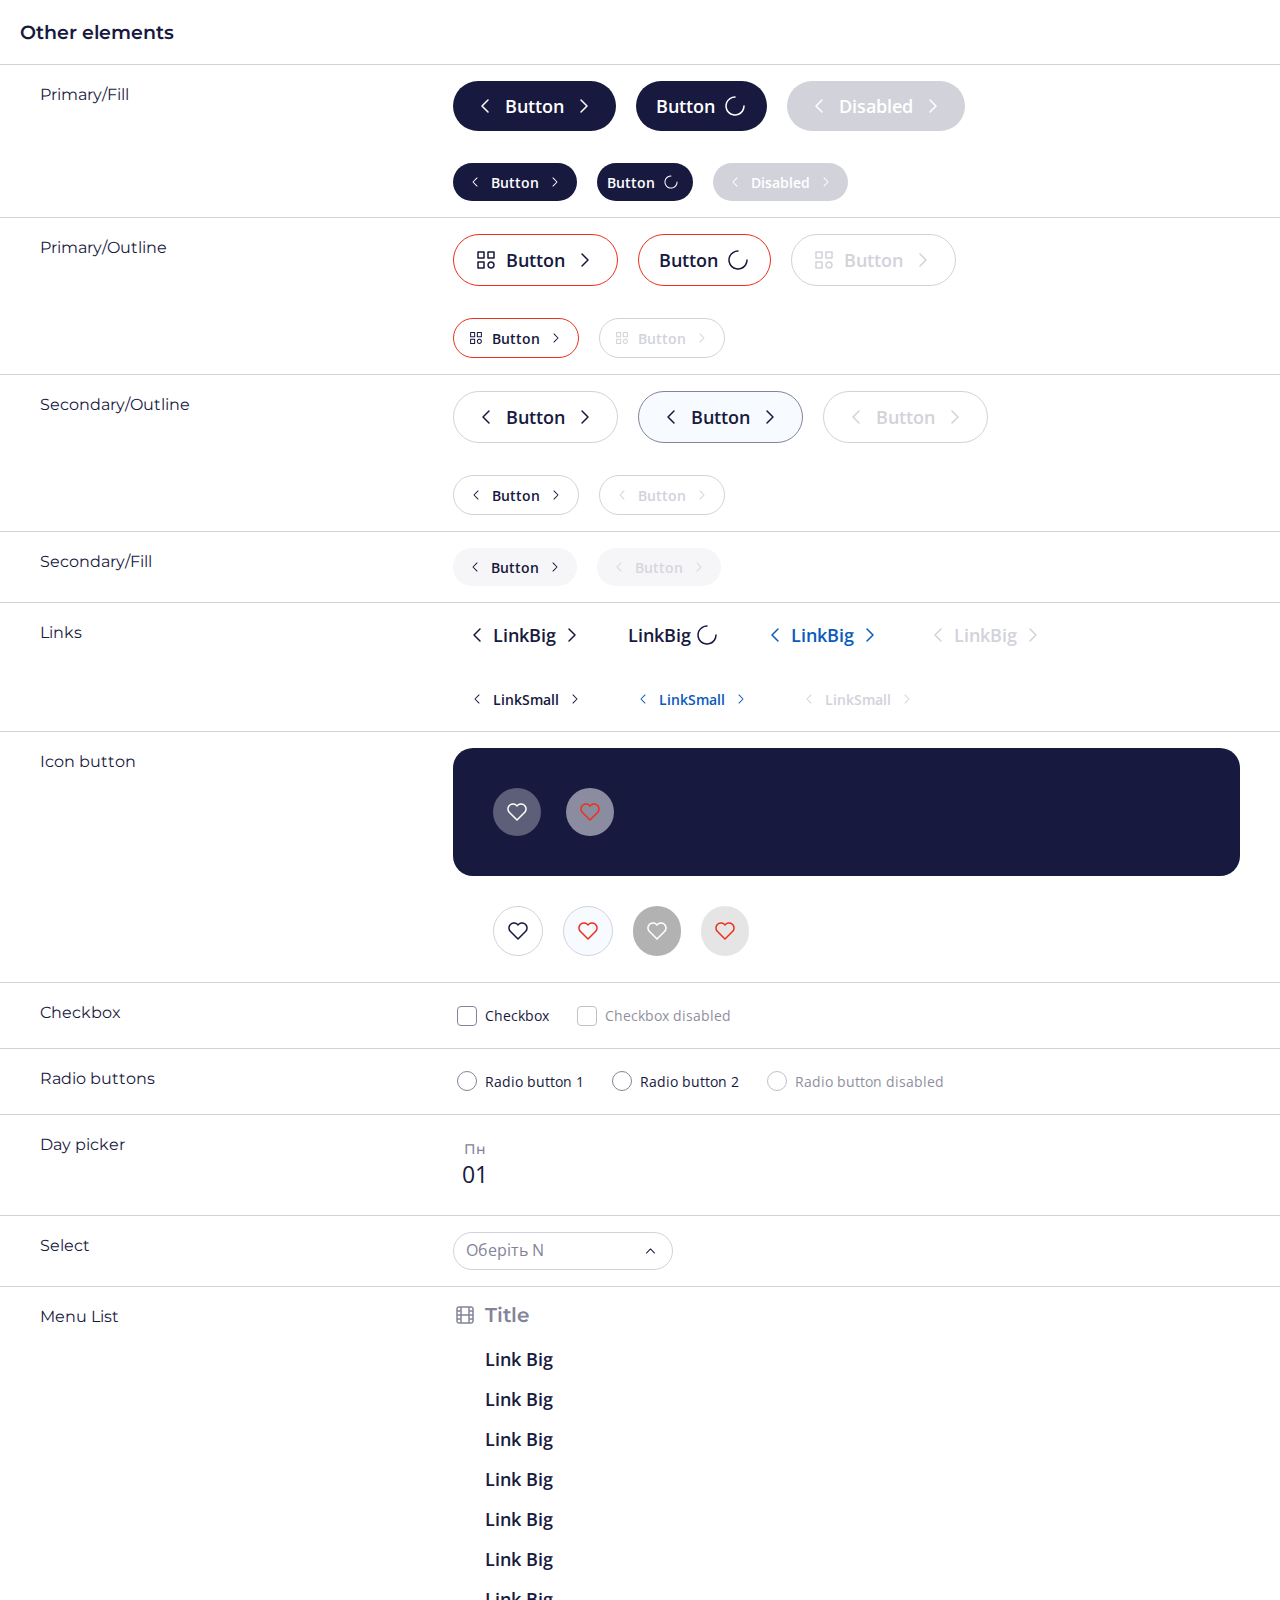
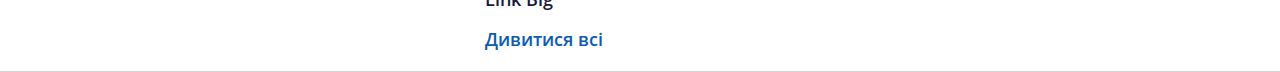
<file: other.html>
<!DOCTYPE html>
<html lang="en">
  <head>
    <link rel="stylesheet" href="./bundles/main.min.css"/>
    <meta charset="UTF-8"/>
    <meta http-equiv="X-UA-Compatible" content="IE=edge"/>
    <meta name="viewport" content="width=device-width, initial-scale=1, maximum-scale=1, user-scalable=no"/>
    <link rel="icon" type="image/x-icon" href="./images/favicon.png"/>
    <title>Other</title>
    <!-- Font Montserrat-->
    <link rel="preconnect" href="https://fonts.googleapis.com"/>
    <link rel="preconnect" href="https://fonts.gstatic.com" crossorigin=""/>
    <link href="https://fonts.googleapis.com/css2?family=Montserrat:ital,wght@0,100..900;1,100..900&amp;display=swap" rel="stylesheet"/>
    <!-- Font Open Sans-->
    <link rel="preconnect" href="https://fonts.googleapis.com"/>
    <link rel="preconnect" href="https://fonts.gstatic.com" crossorigin=""/>
    <link href="https://fonts.googleapis.com/css2?family=Open+Sans:ital,wght@0,300..800;1,300..800&amp;display=swap" rel="stylesheet"/>
    <link rel="stylesheet" href="https://cdn.plyr.io/3.7.8/plyr.css"/>
  </head>
  <body>
    <main class="main other">
      <div class="ui-kit"> 
        <div class="ui-kit__header">
          <h2 class="h2">Other elements</h2>
        </div>
        <div class="ui-kit__container ui-kit__container_unwraped"> 
          <div class="subtitle">Primary/Fill</div>
          <div class="ui-kit__wrap">
            <div class="button button_big button_primary-1">
              <svg class="icon">
                <use xlink:href="./svgicons/icons.svg#Name=Chevron-left"></use>
              </svg>
              <div class="btn btn_light btn_big">Button</div>
              <svg class="icon">
                <use xlink:href="./svgicons/icons.svg#Name=Chevron-right"></use>
              </svg>
            </div>
            <div class="button button_big button_primary-1">
              <div class="btn btn_light btn_big">Button</div>
              <svg class="icon icon_rotate icon_rotate-big">
                <use xlink:href="./svgicons/icons.svg#Name=Loader"></use>
              </svg>
            </div>
            <div class="button button_big button_primary-1 button_disabled">
              <svg class="icon">
                <use xlink:href="./svgicons/icons.svg#Name=Chevron-left"></use>
              </svg>
              <div class="btn btn_light btn_big">Disabled</div>
              <svg class="icon">
                <use xlink:href="./svgicons/icons.svg#Name=Chevron-right"></use>
              </svg>
            </div>
          </div>
        </div>
        <div class="ui-kit__container"> 
          <div class="subtitle"> </div>
          <div class="ui-kit__wrap">
            <div class="button button_small button_primary-1">
              <svg class="icon">
                <use xlink:href="./svgicons/icons.svg#Name=Chevron-left"></use>
              </svg>
              <div class="btn btn_light btn_small">Button</div>
              <svg class="icon">
                <use xlink:href="./svgicons/icons.svg#Name=Chevron-right"></use>
              </svg>
            </div>
            <div class="button button_small button_primary-1">
              <div class="btn btn_light btn_small">Button</div>
              <svg class="icon icon_rotate icon_rotate-small">
                <use xlink:href="./svgicons/icons.svg#Name=Loader"></use>
              </svg>
            </div>
            <div class="button button_small button_primary-1 button_disabled">
              <svg class="icon">
                <use xlink:href="./svgicons/icons.svg#Name=Chevron-left"></use>
              </svg>
              <div class="btn btn_light btn_small">Disabled</div>
              <svg class="icon">
                <use xlink:href="./svgicons/icons.svg#Name=Chevron-right"></use>
              </svg>
            </div>
          </div>
        </div>
        <div class="ui-kit__container ui-kit__container_unwraped">
          <div class="subtitle">Primary/Outline</div>
          <div class="ui-kit__wrap">
            <div class="button button_big button_primary-2">
              <svg class="icon">
                <use xlink:href="./svgicons/icons.svg#Name=Category"></use>
              </svg>
              <div class="btn btn_dark btn_big">Button</div>
              <svg class="icon">
                <use xlink:href="./svgicons/icons.svg#Name=Chevron-right"></use>
              </svg>
            </div>
            <div class="button button_big button_primary-2">
              <div class="btn btn_dark btn_big">Button</div>
              <svg class="icon icon_rotate icon_rotate-big">
                <use xlink:href="./svgicons/icons.svg#Name=Loader"></use>
              </svg>
            </div>
            <div class="button button_big button_primary-2 button_disabled">
              <svg class="icon">
                <use xlink:href="./svgicons/icons.svg#Name=Category"></use>
              </svg>
              <div class="btn btn_dark btn_big">Button</div>
              <svg class="icon">
                <use xlink:href="./svgicons/icons.svg#Name=Chevron-right"></use>
              </svg>
            </div>
          </div>
        </div>
        <div class="ui-kit__container"> 
          <div class="subtitle"> </div>
          <div class="ui-kit__wrap">
            <div class="button button_small button_primary-2">
              <svg class="icon">
                <use xlink:href="./svgicons/icons.svg#Name=Category"></use>
              </svg>
              <div class="btn btn_dark btn_small">Button</div>
              <svg class="icon">
                <use xlink:href="./svgicons/icons.svg#Name=Chevron-right"></use>
              </svg>
            </div>
            <div class="button button_small button_primary-2 button_disabled">
              <svg class="icon">
                <use xlink:href="./svgicons/icons.svg#Name=Category"></use>
              </svg>
              <div class="btn btn_dark btn_small">Button</div>
              <svg class="icon">
                <use xlink:href="./svgicons/icons.svg#Name=Chevron-right"></use>
              </svg>
            </div>
          </div>
        </div>
        <div class="ui-kit__container ui-kit__container_unwraped">
          <div class="subtitle">Secondary/Outline</div>
          <div class="ui-kit__wrap">
            <div class="button button_big button_secondary-1">
              <svg class="icon">
                <use xlink:href="./svgicons/icons.svg#Name=Chevron-left"></use>
              </svg>
              <div class="btn btn_dark btn_big">Button</div>
              <svg class="icon">
                <use xlink:href="./svgicons/icons.svg#Name=Chevron-right"></use>
              </svg>
            </div>
            <div class="button button_big button_secondary-1 button_secondary-1-active">
              <svg class="icon">
                <use xlink:href="./svgicons/icons.svg#Name=Chevron-left"></use>
              </svg>
              <div class="btn btn_dark btn_big">Button</div>
              <svg class="icon">
                <use xlink:href="./svgicons/icons.svg#Name=Chevron-right"></use>
              </svg>
            </div>
            <div class="button button_big button_secondary-1 button_disabled">
              <svg class="icon">
                <use xlink:href="./svgicons/icons.svg#Name=Chevron-left"></use>
              </svg>
              <div class="btn btn_dark btn_big">Button</div>
              <svg class="icon">
                <use xlink:href="./svgicons/icons.svg#Name=Chevron-right"></use>
              </svg>
            </div>
          </div>
        </div>
        <div class="ui-kit__container"> 
          <div class="subtitle"></div>
          <div class="ui-kit__wrap">
            <div class="button button_small button_secondary-1">
              <svg class="icon">
                <use xlink:href="./svgicons/icons.svg#Name=Chevron-left"></use>
              </svg>
              <div class="btn btn_dark btn_small">Button</div>
              <svg class="icon">
                <use xlink:href="./svgicons/icons.svg#Name=Chevron-right"></use>
              </svg>
            </div>
            <div class="button button_small button_secondary-1 button_disabled">
              <svg class="icon">
                <use xlink:href="./svgicons/icons.svg#Name=Chevron-left"></use>
              </svg>
              <div class="btn btn_dark btn_small">Button</div>
              <svg class="icon">
                <use xlink:href="./svgicons/icons.svg#Name=Chevron-right"></use>
              </svg>
            </div>
          </div>
        </div>
        <div class="ui-kit__container"> 
          <div class="subtitle">Secondary/Fill</div>
          <div class="ui-kit__wrap">
            <div class="button button_small button_secondary-2">
              <svg class="icon">
                <use xlink:href="./svgicons/icons.svg#Name=Chevron-left"></use>
              </svg>
              <div class="btn btn_dark btn_small">Button</div>
              <svg class="icon">
                <use xlink:href="./svgicons/icons.svg#Name=Chevron-right"></use>
              </svg>
            </div>
            <div class="button button_small button_secondary-2 button_disabled">
              <svg class="icon">
                <use xlink:href="./svgicons/icons.svg#Name=Chevron-left"></use>
              </svg>
              <div class="btn btn_dark btn_small">Button</div>
              <svg class="icon">
                <use xlink:href="./svgicons/icons.svg#Name=Chevron-right"></use>
              </svg>
            </div>
          </div>
        </div>
        <div class="ui-kit__container ui-kit__container_unwraped">
          <div class="subtitle">Links</div>
          <div class="ui-kit__wrap"><a class="link link_big link_black" href="#">
              <svg class="icon">
                <use xlink:href="./svgicons/icons.svg#Name=Chevron-left"></use>
              </svg>LinkBig
              <svg class="icon">
                <use xlink:href="./svgicons/icons.svg#Name=Chevron-right"></use>
              </svg></a><a class="link link_big link_black" href="#">LinkBig
              <svg class="icon icon_rotate-big">
                <use xlink:href="./svgicons/icons.svg#Name=Loader"></use>
              </svg></a><a class="link link_big link_blue" href="#">
              <svg class="icon">
                <use xlink:href="./svgicons/icons.svg#Name=Chevron-left"></use>
              </svg>LinkBig
              <svg class="icon">
                <use xlink:href="./svgicons/icons.svg#Name=Chevron-right"></use>
              </svg></a><a class="link link_big link_disable" href="#">
              <svg class="icon">
                <use xlink:href="./svgicons/icons.svg#Name=Chevron-left"></use>
              </svg>LinkBig
              <svg class="icon">
                <use xlink:href="./svgicons/icons.svg#Name=Chevron-right"></use>
              </svg></a></div>
        </div>
        <div class="ui-kit__container">
          <div class="subtitle"> </div>
          <div class="ui-kit__wrap"><a class="link link_small link_black" href="#">
              <svg class="icon">
                <use xlink:href="./svgicons/icons.svg#Name=Chevron-left"></use>
              </svg>LinkSmall
              <svg class="icon">
                <use xlink:href="./svgicons/icons.svg#Name=Chevron-right"></use>
              </svg></a><a class="link link_small link_blue" href="#">
              <svg class="icon">
                <use xlink:href="./svgicons/icons.svg#Name=Chevron-left"></use>
              </svg>LinkSmall
              <svg class="icon">
                <use xlink:href="./svgicons/icons.svg#Name=Chevron-right"></use>
              </svg></a><a class="link link_small link_disable" href="#">
              <svg class="icon">
                <use xlink:href="./svgicons/icons.svg#Name=Chevron-left"></use>
              </svg>LinkSmall
              <svg class="icon">
                <use xlink:href="./svgicons/icons.svg#Name=Chevron-right"></use>
              </svg></a></div>
        </div>
        <div class="ui-kit__container"> 
          <div class="subtitle">Icon button </div>
          <div class="ui-kit__wrap ui-kit__wrap_vertical">
            <div class="ui-kit__dark-wrap">
              <div class="icon-btn icon-btn_type-one">
                <svg class="icon">
                  <use xlink:href="./svgicons/icons.svg#Name=Heart"></use>
                </svg>
              </div>
              <div class="icon-btn icon-btn_type-one icon-btn_selected">
                <svg class="icon">
                  <use xlink:href="./svgicons/icons.svg#Name=Heart"></use>
                </svg>
              </div>
            </div>
            <div class="ui-kit__wrap" style="padding: 10px 40px">
              <div class="icon-btn icon-btn_type-two">
                <svg class="icon">
                  <use xlink:href="./svgicons/icons.svg#Name=Heart"></use>
                </svg>
              </div>
              <div class="icon-btn icon-btn_type-two icon-btn_selected">
                <svg class="icon">
                  <use xlink:href="./svgicons/icons.svg#Name=Heart"></use>
                </svg>
              </div>
              <div class="icon-btn icon-btn_type-three">
                <svg class="icon">
                  <use xlink:href="./svgicons/icons.svg#Name=Heart"></use>
                </svg>
              </div>
              <div class="icon-btn icon-btn_type-three icon-btn_selected">
                <svg class="icon">
                  <use xlink:href="./svgicons/icons.svg#Name=Heart"></use>
                </svg>
              </div>
            </div>
          </div>
        </div>
        <div class="ui-kit__container"> 
          <div class="subtitle">Checkbox</div>
          <div class="ui-kit__wrap">
            <div class="checkbox">
              <input class="checkbox__checkbox" type="checkbox" id="one" name="one" value="1">
              <label class="checkbox__label" for="one">Checkbox</label>
            </div>
            <div class="checkbox checkbox_disabled">
              <input class="checkbox__checkbox" type="checkbox" id="two" name="two" value="1">
              <label class="checkbox__label" for="two">Checkbox disabled</label>
            </div>
          </div>
        </div>
        <div class="ui-kit__container"> 
          <div class="subtitle">Radio buttons</div>
          <div class="ui-kit__wrap">
            <div class="radio-button">
              <input class="radio-button__radio-button" type="radio" id="radio_one" name="radio" value="1">
              <label class="radio-button__label" for="radio_one">Radio button 1</label>
            </div>
            <div class="radio-button">
              <input class="radio-button__radio-button" type="radio" id="radio_two" name="radio" value="2">
              <label class="radio-button__label" for="radio_two">Radio button 2</label>
            </div>
            <div class="radio-button radio-button_disabled">
              <input class="radio-button__radio-button" type="radio" id="radio_three" name="radio" value="3">
              <label class="radio-button__label" for="radio_three">Radio button disabled</label>
            </div>
          </div>
        </div>
        <div class="ui-kit__container"> 
          <div class="subtitle">Day picker</div>
          <div class="ui-kit__wrap"><a class="day-picker" href="#">
              <div class="day-picker__day">Пн</div>
              <div class="day-picker__date">01</div></a></div>
        </div>
        <div class="ui-kit__container"> 
          <div class="subtitle">Select</div>
          <div class="ui-kit__wrap">
            <div class="select"> 
              <div class="select__input-wrap">
                <input id="select-1" type="text" name="select-1" placeholder="Оберіть N">
                <svg class="icon">
                  <use xlink:href="./svgicons/icons.svg#Name=Chevron-up"></use>
                </svg>
              </div>
              <div class="select__list"> 
                <div class="link link_small link_black">Vraiant 1</div>
                <div class="link link_small link_black">Vraiant 2</div>
                <div class="link link_small link_black">Vraiant 3</div>
                <div class="link link_small link_black">Vraiant 4</div>
                <div class="link link_small link_black">Vraiant 5</div>
              </div>
            </div>
          </div>
        </div>
        <div class="ui-kit__container"> 
          <div class="subtitle">Menu List</div>
          <div class="ui-kit__wrap">
            <div class="menu-list"> 
              <div class="menu-list__title"> 
                <svg class="icon">
                  <use xlink:href="./svgicons/icons.svg#Name=Movie"></use>
                </svg>Title
              </div>
              <div class="menu-list__list"><a class="link link_big link_black" href="#">Link Big</a><a class="link link_big link_black" href="#">Link Big</a><a class="link link_big link_black" href="#">Link Big</a><a class="link link_big link_black" href="#">Link Big</a><a class="link link_big link_black" href="#">Link Big</a><a class="link link_big link_black" href="#">Link Big</a><a class="link link_big link_black" href="#">Link Big</a><a class="link link_big link_blue" href="#">Дивитися всі</a>
              </div>
            </div>
          </div>
        </div>
      </div>
    </main>
  </body>
</html>
<!-- All custom scripts-->
<script src="./bundles/app.min.js"></script>
</file>
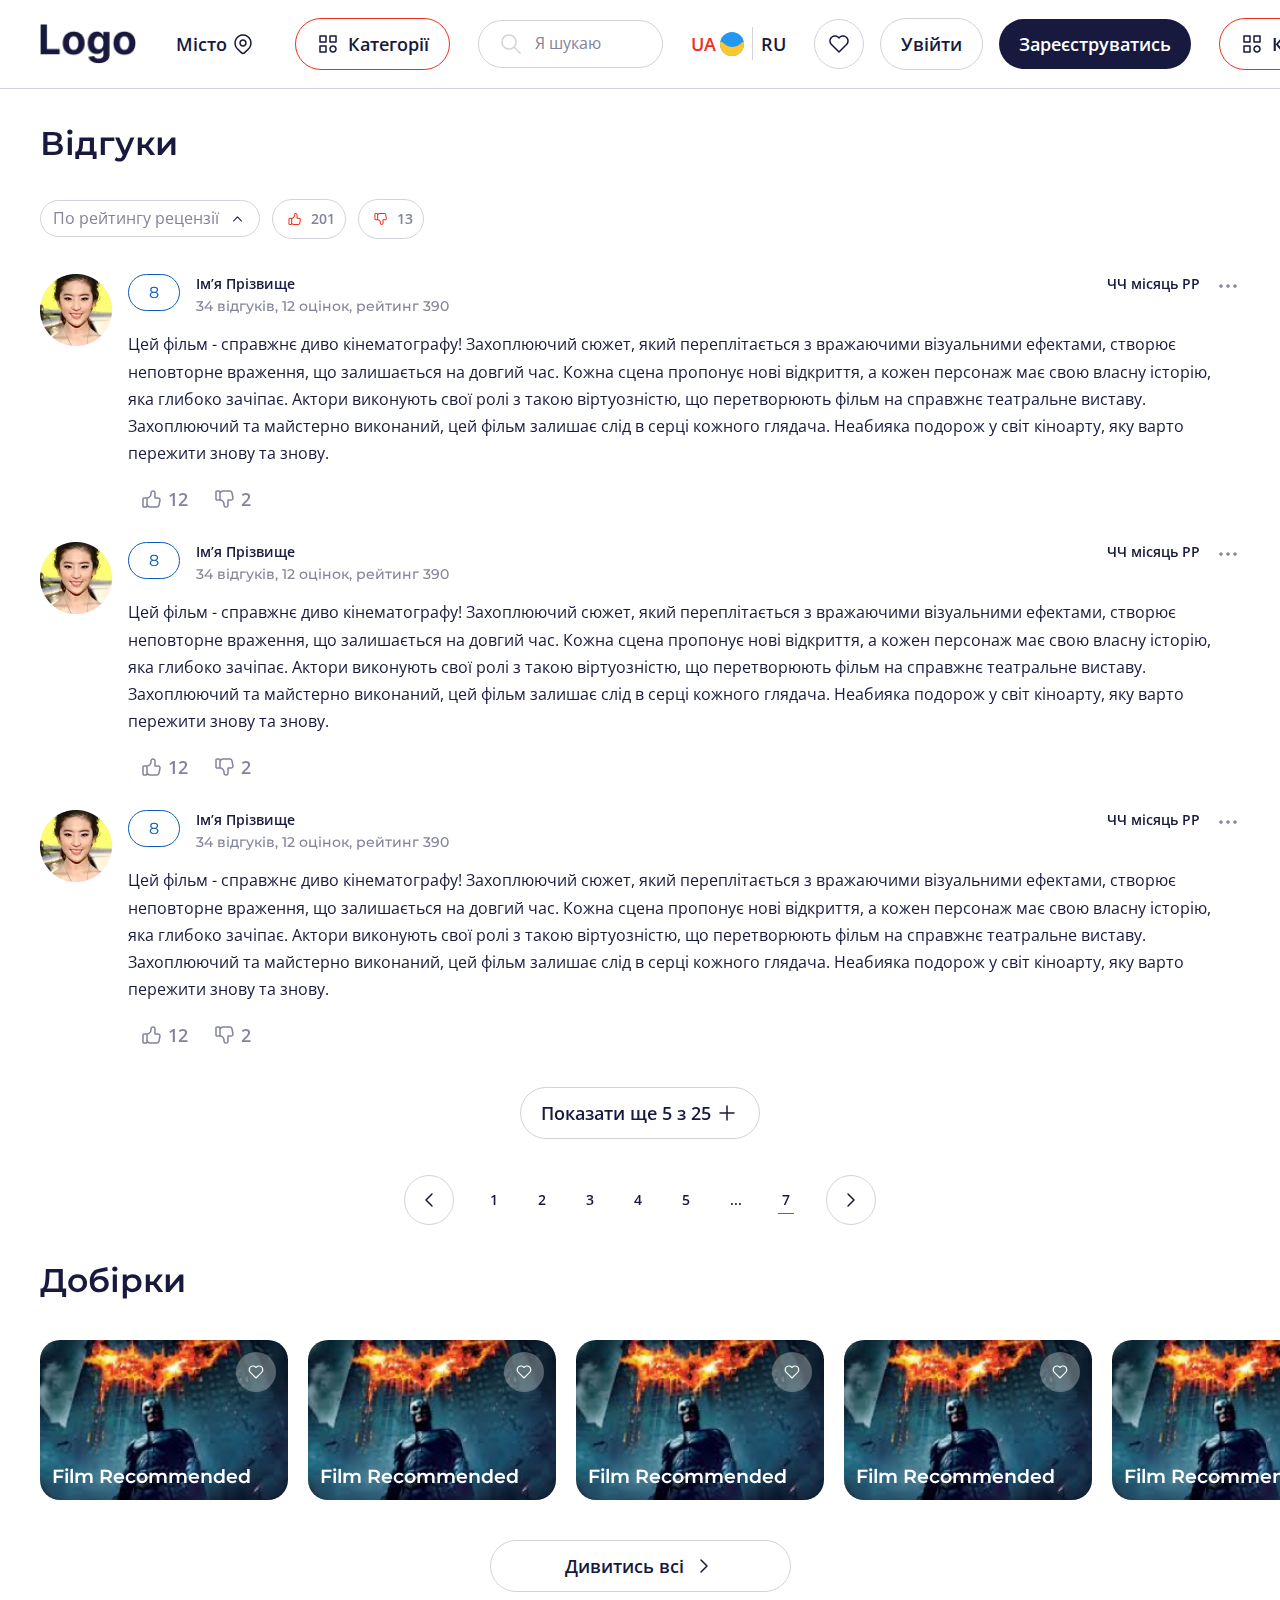
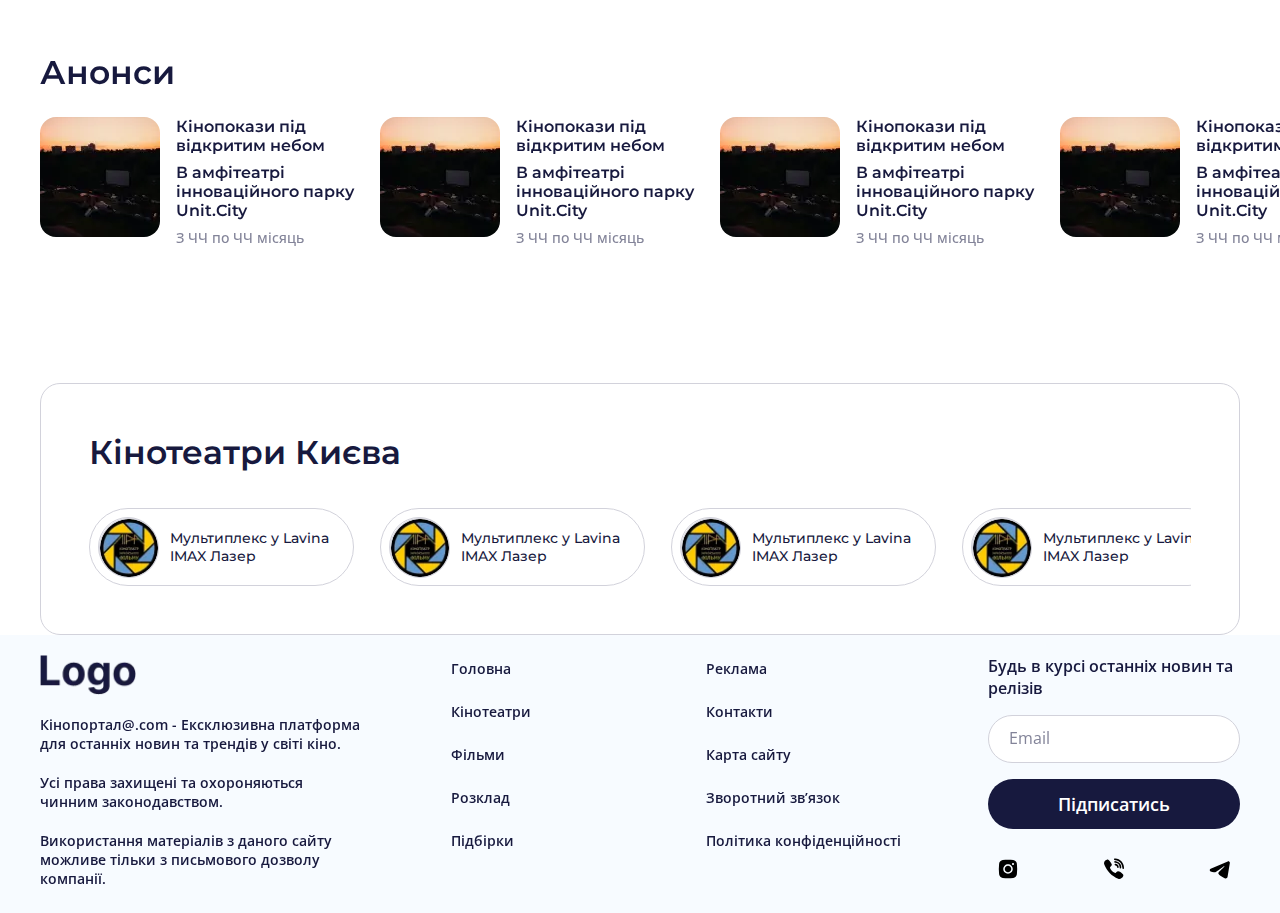
<file: sections.html>
<!DOCTYPE html>
<html lang="ua">
  <head>
    <link rel="stylesheet" href="./bundles/main.min.css"/>
    <meta charset="UTF-8"/>
    <meta http-equiv="X-UA-Compatible" content="IE=edge"/>
    <meta name="viewport" content="width=device-width, initial-scale=1, maximum-scale=1, user-scalable=no"/>
    <link rel="icon" type="image/x-icon" href="./images/favicon.png"/>
    <title>Repeated sections</title>
    <!-- Font Montserrat-->
    <link rel="preconnect" href="https://fonts.googleapis.com"/>
    <link rel="preconnect" href="https://fonts.gstatic.com" crossorigin=""/>
    <link href="https://fonts.googleapis.com/css2?family=Montserrat:ital,wght@0,100..900;1,100..900&amp;display=swap" rel="stylesheet"/>
    <!-- Font Open Sans-->
    <link rel="preconnect" href="https://fonts.googleapis.com"/>
    <link rel="preconnect" href="https://fonts.gstatic.com" crossorigin=""/>
    <link href="https://fonts.googleapis.com/css2?family=Open+Sans:ital,wght@0,300..800;1,300..800&amp;display=swap" rel="stylesheet"/>
    <link rel="stylesheet" href="https://cdn.plyr.io/3.7.8/plyr.css"/>
  </head>
  <body>
    <header class="header" id="header">
      <div class="container header__wrapper"> <a class="header__logo" href="index.html"> <picture><source srcset="./images/logo.webp" type="image/webp"><img src="./images/logo.png" alt="Logo" loading="lazy"/></picture></a><a class="link link_big link_black view_desktop-tablet" href="#">
          <svg class="icon">
            <use xlink:href="./svgicons/icons.svg#Name=Map-pin"></use>
          </svg>Місто</a>
        <div class="button button_big button_primary-2 view_desktop header__cacegories-btn show-categories-btn">
          <svg class="icon">
            <use xlink:href="./svgicons/icons.svg#Name=Category"></use>
          </svg>
          <div class="btn btn_dark btn_big">Категорії</div>
        </div>
        <div class="search search_default header__search view_desktop">
          <div class="search__wrap">
            <div class="search__icon-one">
              <svg class="icon">
                <use xlink:href="./svgicons/icons.svg#Name=Search"></use>
              </svg>
            </div>
            <input type="text" placeholder="Я шукаю"/>
            <div class="search__icon-two search__icon-two_hidden">
              <svg class="icon">
                <use xlink:href="./svgicons/icons.svg#Name=X"></use>
              </svg>
            </div>
          </div>
        </div>
        <div class="header__langs view_desktop"> <a class="header__lang header__lang_selected" href="#">
            <svg class="icon">
              <use xlink:href="./svgicons/colored.svg#Name=UKR"></use>
            </svg>UA </a>
          <div class="header__langs-line"> </div><a class="header__lang" href="#">RU</a>
        </div>
        <div class="header__left-group view_desktop">
          <div class="icon-btn icon-btn_type-two show-categories-btn">
            <svg class="icon">
              <use xlink:href="./svgicons/icons.svg#Name=Heart"></use>
            </svg>
          </div>
          <div class="button button_big button_secondary-1">
            <div class="btn btn_dark btn_big">Увійти</div>
          </div>
          <div class="button button_big button_primary-1">
            <div class="btn btn_light btn_big">Зареєструватись</div>
          </div>
        </div>
        <div class="header__left-group view_tablet-mobile">
          <div class="button button_big button_primary-2 view_tablet show-categories-btn">
            <svg class="icon">
              <use xlink:href="./svgicons/icons.svg#Name=Category"></use>
            </svg>
            <div class="btn btn_dark btn_big">Категорії</div>
          </div>
          <div class="header__langs view_tablet"><a class="header__lang header__lang_selected" href="#">
              <svg class="icon">
                <use xlink:href="./svgicons/colored.svg#Name=UKR"></use>
              </svg>UA </a>
            <div class="header__langs-line"> </div><a class="header__lang" href="#">RU</a>
          </div>
          <div class="button button_big button_road button_primary-2 view_mobile show-categories-btn">
            <svg class="icon">
              <use xlink:href="./svgicons/icons.svg#Name=Category"></use>
            </svg>
          </div>
          <div class="icon-btn icon-btn_type-two view_mobile-tablet" date-show-m-navigation="date-show-m-navigation">
            <svg class="icon">
              <use xlink:href="./svgicons/icons.svg#Name=Search"></use>
            </svg>
          </div>
          <div class="icon-btn icon-btn_type-two view_tablet">
            <svg class="icon">
              <use xlink:href="./svgicons/icons.svg#Name=Heart"></use>
            </svg>
          </div>
          <div class="icon-btn icon-btn_type-two view_tablet">
            <svg class="icon">
              <use xlink:href="./svgicons/icons.svg#Name=User"></use>
            </svg>
          </div>
          <div class="icon-btn icon-btn_type-two view_mobile">
            <svg class="icon">
              <use xlink:href="./svgicons/icons.svg#Name=Menu-2"> </use>
            </svg>
          </div>
        </div>
      </div>
    </header>
    <!-- Mobile search window-->
    <div class="mobile-search">
      <div class="mobile-search__wrap">
        <div class="search search_default">
          <div class="search__wrap">
            <div class="search__icon-one" date-show-m-navigation="date-show-m-navigation">
              <svg class="icon">
                <use xlink:href="./svgicons/icons.svg#Name=Search"></use>
              </svg>
            </div>
            <input type="text" placeholder="Я шукаю"/>
            <div class="search__icon-two search__icon-two_hidden">
              <svg class="icon">
                <use xlink:href="./svgicons/icons.svg#Name=X"></use>
              </svg>
            </div>
          </div>
        </div>
      </div>
    </div>
    <div class="categories">
      <svg class="icon categories__icon" id="categories__icon">
        <use xlink:href="./svgicons/icons.svg#Name=X"></use>
      </svg>
      <div class="categories__wrapper"> 
        <div class="menu-list"> 
          <div class="menu-list__title"> 
            <svg class="icon">
              <use xlink:href="./svgicons/icons.svg#Name=Movie"></use>
            </svg>Title
          </div>
          <div class="menu-list__list"><a class="link link_big link_black" href="#">Lorem ipsum dolor</a><a class="link link_big link_black" href="#">Lorem ipsum dolor</a><a class="link link_big link_black" href="#">Lorem ipsum dolor</a><a class="link link_big link_black" href="#">Lorem ipsum dolor</a><a class="link link_big link_black" href="#">Lorem ipsum dolor</a><a class="link link_big link_blue" href="#">Дивитися всі</a>
          </div>
        </div>
        <div class="menu-list"> 
          <div class="menu-list__title"> 
            <svg class="icon">
              <use xlink:href="./svgicons/icons.svg#Name=Movie"></use>
            </svg>Title
          </div>
          <div class="menu-list__list"><a class="link link_big link_black" href="#">Lorem ipsum dolor</a><a class="link link_big link_black" href="#">Lorem ipsum dolor</a><a class="link link_big link_black" href="#">Lorem ipsum dolor</a><a class="link link_big link_black" href="#">Lorem ipsum dolor</a><a class="link link_big link_black" href="#">Lorem ipsum dolor</a><a class="link link_big link_blue" href="#">Дивитися всі</a>
          </div>
        </div>
        <div class="menu-list"> 
          <div class="menu-list__title"> 
            <svg class="icon">
              <use xlink:href="./svgicons/icons.svg#Name=Movie"></use>
            </svg>Title
          </div>
          <div class="menu-list__list"><a class="link link_big link_black" href="#">Lorem ipsum dolor</a><a class="link link_big link_black" href="#">Lorem ipsum dolor</a><a class="link link_big link_black" href="#">Lorem ipsum dolor</a><a class="link link_big link_black" href="#">Lorem ipsum dolor</a><a class="link link_big link_black" href="#">Lorem ipsum dolor</a><a class="link link_big link_blue" href="#">Дивитися всі</a>
          </div>
        </div>
        <div class="menu-list"> 
          <div class="menu-list__title"> 
            <svg class="icon">
              <use xlink:href="./svgicons/icons.svg#Name=Movie"></use>
            </svg>Title
          </div>
          <div class="menu-list__list"><a class="link link_big link_black" href="#">Lorem ipsum dolor</a><a class="link link_big link_black" href="#">Lorem ipsum dolor</a><a class="link link_big link_black" href="#">Lorem ipsum dolor</a><a class="link link_big link_black" href="#">Lorem ipsum dolor</a><a class="link link_big link_black" href="#">Lorem ipsum dolor</a><a class="link link_big link_blue" href="#">Дивитися всі</a>
          </div>
        </div>
        <div class="menu-list"> 
          <div class="menu-list__title"> 
            <svg class="icon">
              <use xlink:href="./svgicons/icons.svg#Name=Movie"></use>
            </svg>Title
          </div>
          <div class="menu-list__list"><a class="link link_big link_black" href="#">Lorem ipsum dolor</a><a class="link link_big link_black" href="#">Lorem ipsum dolor</a><a class="link link_big link_black" href="#">Lorem ipsum dolor</a><a class="link link_big link_black" href="#">Lorem ipsum dolor</a><a class="link link_big link_black" href="#">Lorem ipsum dolor</a><a class="link link_big link_blue" href="#">Дивитися всі</a>
          </div>
        </div>
        <div class="menu-list"> 
          <div class="menu-list__title"> 
            <svg class="icon">
              <use xlink:href="./svgicons/icons.svg#Name=Movie"></use>
            </svg>Title
          </div>
          <div class="menu-list__list"><a class="link link_big link_black" href="#">Lorem ipsum dolor</a><a class="link link_big link_black" href="#">Lorem ipsum dolor</a><a class="link link_big link_black" href="#">Lorem ipsum dolor</a><a class="link link_big link_black" href="#">Lorem ipsum dolor</a><a class="link link_big link_black" href="#">Lorem ipsum dolor</a><a class="link link_big link_blue" href="#">Дивитися всі</a>
          </div>
        </div>
        <div class="menu-list"> 
          <div class="menu-list__title"> 
            <svg class="icon">
              <use xlink:href="./svgicons/icons.svg#Name=Movie"></use>
            </svg>Title
          </div>
          <div class="menu-list__list"><a class="link link_big link_black" href="#">Lorem ipsum dolor</a><a class="link link_big link_black" href="#">Lorem ipsum dolor</a><a class="link link_big link_black" href="#">Lorem ipsum dolor</a><a class="link link_big link_black" href="#">Lorem ipsum dolor</a><a class="link link_big link_black" href="#">Lorem ipsum dolor</a><a class="link link_big link_blue" href="#">Дивитися всі</a>
          </div>
        </div>
        <div class="menu-list"> 
          <div class="menu-list__title"> 
            <svg class="icon">
              <use xlink:href="./svgicons/icons.svg#Name=Movie"></use>
            </svg>Title
          </div>
          <div class="menu-list__list"><a class="link link_big link_black" href="#">Lorem ipsum dolor</a><a class="link link_big link_black" href="#">Lorem ipsum dolor</a><a class="link link_big link_black" href="#">Lorem ipsum dolor</a><a class="link link_big link_black" href="#">Lorem ipsum dolor</a><a class="link link_big link_black" href="#">Lorem ipsum dolor</a><a class="link link_big link_blue" href="#">Дивитися всі</a>
          </div>
        </div>
      </div>
    </div>
    <main class="main index">
      <div class="testimonials"> 
        <div class="container"> 
          <h1 class="h1">Відгуки</h1>
        </div>
        <div class="container testimonials__btns-row"> 
          <div class="select"> 
            <div class="select__input-wrap">
              <input id="select-1" type="text" name="select-1" placeholder="По рейтингу рецензії">
              <svg class="icon">
                <use xlink:href="./svgicons/icons.svg#Name=Chevron-up"></use>
              </svg>
            </div>
            <div class="select__list"> 
              <div class="link link_small link_black">По рейтингу рецензії</div>
              <div class="link link_small link_black">По датi</div>
              <div class="link link_small link_black">За кiлькiстю лайкiв</div>
            </div>
          </div><a class="button button_small button_secondary-1" href="#">
            <div class="btn btn_dark btn_small btn_red-icon">
              <svg class="icon">
                <use xlink:href="./svgicons/icons.svg#Name=Thumb-up"></use>
              </svg>201
            </div></a><a class="button button_small button_secondary-1" href="#">
            <div class="btn btn_dark btn_small btn_red-icon">
              <svg class="icon">
                <use xlink:href="./svgicons/icons.svg#Name=Thumb-down"></use>
              </svg>13
            </div></a>
        </div>
        <div class="container testimonials__wrapper"> 
          <div class="testimonial"><picture><source srcset="./images/blocks/testimonial/avatar.webp, " type="image/webp"><img class="testimonial__img" src="./images/blocks/testimonial/avatar.png" alt="" srcset="" loading="lazy"></picture>
            <div class="testimonial__header testimonial__header_mob">
              <div class="testimonial__text"> 
                <div class="btn btn_small">Ім’я Прiзвище</div>
                <h4 class="h4">34 відгуків, 12 оцінок, рейтинг 390</h4>
              </div>
              <div class="tag">8</div>
            </div>
            <div class="testimonial__content">
              <div class="testimonial__header view_desktop-tablet">
                <div class="tag">8</div>
                <div class="testimonial__text"> 
                  <div class="btn btn_small">Ім’я Прiзвище</div>
                  <h4 class="h4">34 відгуків, 12 оцінок, рейтинг 390</h4>
                </div>
                <div class="testimonial__right"> 
                  <div class="btn btn_small">ЧЧ місяць РР</div>
                  <svg class="icon testimonial__open-menu">
                    <use xlink:href="./svgicons/icons.svg#Name=Dots"></use>
                  </svg>
                  <div class="context-menu"> <a class="link link_small link_black" href="#">Відповiсти</a><a class="link link_small link_black" href="#">Скарга</a><a class="link link_small link_black" href="#">Приховати</a></div>
                </div>
              </div>
              <p class="paragraph">Цей фільм - справжнє диво кінематографу! Захоплюючий сюжет, який переплітається з вражаючими візуальними ефектами, створює неповторне враження, що залишається на довгий час. Кожна сцена пропонує нові відкриття, а кожен персонаж має свою власну історію, яка глибоко зачіпає. Актори виконують свої ролі з такою віртуозністю, що перетворюють фільм на справжнє театральне виставу. Захоплюючий та майстерно виконаний, цей фільм залишає слід в серці кожного глядача. Неабияка подорож у світ кіноарту, яку варто пережити знову та знову.</p>
              <div class="testimonial__footer"> <a class="link link_big link_black" href="#">
                  <svg class="icon">
                    <use xlink:href="./svgicons/icons.svg#Name=Thumb-up"></use>
                  </svg>12</a><a class="link link_big link_black" href="#">
                  <svg class="icon">
                    <use xlink:href="./svgicons/icons.svg#Name=Thumb-down"></use>
                  </svg>2</a></div>
            </div>
          </div>
          <div class="testimonial"><picture><source srcset="./images/blocks/testimonial/avatar.webp, " type="image/webp"><img class="testimonial__img" src="./images/blocks/testimonial/avatar.png" alt="" srcset="" loading="lazy"></picture>
            <div class="testimonial__header testimonial__header_mob">
              <div class="testimonial__text"> 
                <div class="btn btn_small">Ім’я Прiзвище</div>
                <h4 class="h4">34 відгуків, 12 оцінок, рейтинг 390</h4>
              </div>
              <div class="tag">8</div>
            </div>
            <div class="testimonial__content">
              <div class="testimonial__header view_desktop-tablet">
                <div class="tag">8</div>
                <div class="testimonial__text"> 
                  <div class="btn btn_small">Ім’я Прiзвище</div>
                  <h4 class="h4">34 відгуків, 12 оцінок, рейтинг 390</h4>
                </div>
                <div class="testimonial__right"> 
                  <div class="btn btn_small">ЧЧ місяць РР</div>
                  <svg class="icon testimonial__open-menu">
                    <use xlink:href="./svgicons/icons.svg#Name=Dots"></use>
                  </svg>
                  <div class="context-menu"> <a class="link link_small link_black" href="#">Відповiсти</a><a class="link link_small link_black" href="#">Скарга</a><a class="link link_small link_black" href="#">Приховати</a></div>
                </div>
              </div>
              <p class="paragraph">Цей фільм - справжнє диво кінематографу! Захоплюючий сюжет, який переплітається з вражаючими візуальними ефектами, створює неповторне враження, що залишається на довгий час. Кожна сцена пропонує нові відкриття, а кожен персонаж має свою власну історію, яка глибоко зачіпає. Актори виконують свої ролі з такою віртуозністю, що перетворюють фільм на справжнє театральне виставу. Захоплюючий та майстерно виконаний, цей фільм залишає слід в серці кожного глядача. Неабияка подорож у світ кіноарту, яку варто пережити знову та знову.</p>
              <div class="testimonial__footer"> <a class="link link_big link_black" href="#">
                  <svg class="icon">
                    <use xlink:href="./svgicons/icons.svg#Name=Thumb-up"></use>
                  </svg>12</a><a class="link link_big link_black" href="#">
                  <svg class="icon">
                    <use xlink:href="./svgicons/icons.svg#Name=Thumb-down"></use>
                  </svg>2</a></div>
            </div>
          </div>
          <div class="testimonial"><picture><source srcset="./images/blocks/testimonial/avatar.webp, " type="image/webp"><img class="testimonial__img" src="./images/blocks/testimonial/avatar.png" alt="" srcset="" loading="lazy"></picture>
            <div class="testimonial__header testimonial__header_mob">
              <div class="testimonial__text"> 
                <div class="btn btn_small">Ім’я Прiзвище</div>
                <h4 class="h4">34 відгуків, 12 оцінок, рейтинг 390</h4>
              </div>
              <div class="tag">8</div>
            </div>
            <div class="testimonial__content">
              <div class="testimonial__header view_desktop-tablet">
                <div class="tag">8</div>
                <div class="testimonial__text"> 
                  <div class="btn btn_small">Ім’я Прiзвище</div>
                  <h4 class="h4">34 відгуків, 12 оцінок, рейтинг 390</h4>
                </div>
                <div class="testimonial__right"> 
                  <div class="btn btn_small">ЧЧ місяць РР</div>
                  <svg class="icon testimonial__open-menu">
                    <use xlink:href="./svgicons/icons.svg#Name=Dots"></use>
                  </svg>
                  <div class="context-menu"> <a class="link link_small link_black" href="#">Відповiсти</a><a class="link link_small link_black" href="#">Скарга</a><a class="link link_small link_black" href="#">Приховати</a></div>
                </div>
              </div>
              <p class="paragraph">Цей фільм - справжнє диво кінематографу! Захоплюючий сюжет, який переплітається з вражаючими візуальними ефектами, створює неповторне враження, що залишається на довгий час. Кожна сцена пропонує нові відкриття, а кожен персонаж має свою власну історію, яка глибоко зачіпає. Актори виконують свої ролі з такою віртуозністю, що перетворюють фільм на справжнє театральне виставу. Захоплюючий та майстерно виконаний, цей фільм залишає слід в серці кожного глядача. Неабияка подорож у світ кіноарту, яку варто пережити знову та знову.</p>
              <div class="testimonial__footer"> <a class="link link_big link_black" href="#">
                  <svg class="icon">
                    <use xlink:href="./svgicons/icons.svg#Name=Thumb-up"></use>
                  </svg>12</a><a class="link link_big link_black" href="#">
                  <svg class="icon">
                    <use xlink:href="./svgicons/icons.svg#Name=Thumb-down"></use>
                  </svg>2</a></div>
            </div>
          </div>
        </div>
        <div class="container testimonials__button"> <a class="button button_big button_secondary-1" href="#">
            <div class="btn btn_dark btn_big">
               Показати ще 5 з 25
              <svg class="icon">
                <use xlink:href="./svgicons/icons.svg#Name=Plus"></use>
              </svg>
            </div></a></div>
        <div class="container pagination"><a class="icon-btn icon-btn_type-two" href="#">
            <svg class="icon">
              <use xlink:href="./svgicons/icons.svg#Name=Chevron-left"></use>
            </svg></a>
          <div class="link link_small link_black link_hover-border">1</div>
          <div class="link link_small link_black link_hover-border">2</div>
          <div class="link link_small link_black link_hover-border">3</div>
          <div class="link link_small link_black link_hover-border">4</div>
          <div class="link link_small link_black link_hover-border">5</div>
          <div class="link link_small link_black link_passive">...</div>
          <div class="link link_small link_black link_active">7</div><a class="icon-btn icon-btn_type-two" href="#">
            <svg class="icon">
              <use xlink:href="./svgicons/icons.svg#Name=Chevron-right"></use>
            </svg></a>
        </div>
      </div>
      <div class="collections"> 
        <div class="container">
          <h1 class="h1">Добірки</h1>
        </div>
        <div class="container collections__wrap"> 
          <div class="collections__row-1">
            <div class="film-card" style="background-image: url('./images/blocks/film-card/img.png')">
              <div class="film-card__wrap">
                <h2 class="h2">Film Recommended</h2>
                <div class="icon-btn icon-btn_small icon-btn_type-one">
                  <svg class="icon">
                    <use xlink:href="./svgicons/icons.svg#Name=Heart"></use>
                  </svg>
                </div>
              </div>
            </div>
            <div class="film-card" style="background-image: url('./images/blocks/film-card/img.png')">
              <div class="film-card__wrap">
                <h2 class="h2">Film Recommended</h2>
                <div class="icon-btn icon-btn_small icon-btn_type-one">
                  <svg class="icon">
                    <use xlink:href="./svgicons/icons.svg#Name=Heart"></use>
                  </svg>
                </div>
              </div>
            </div>
            <div class="film-card" style="background-image: url('./images/blocks/film-card/img.png')">
              <div class="film-card__wrap">
                <h2 class="h2">Film Recommended</h2>
                <div class="icon-btn icon-btn_small icon-btn_type-one">
                  <svg class="icon">
                    <use xlink:href="./svgicons/icons.svg#Name=Heart"></use>
                  </svg>
                </div>
              </div>
            </div>
          </div>
          <div class="collections__row-2">
            <div class="film-card" style="background-image: url('./images/blocks/film-card/img.png')">
              <div class="film-card__wrap">
                <h2 class="h2">Film Recommended</h2>
                <div class="icon-btn icon-btn_small icon-btn_type-one">
                  <svg class="icon">
                    <use xlink:href="./svgicons/icons.svg#Name=Heart"></use>
                  </svg>
                </div>
              </div>
            </div>
            <div class="film-card" style="background-image: url('./images/blocks/film-card/img.png')">
              <div class="film-card__wrap">
                <h2 class="h2">Film Recommended</h2>
                <div class="icon-btn icon-btn_small icon-btn_type-one">
                  <svg class="icon">
                    <use xlink:href="./svgicons/icons.svg#Name=Heart"></use>
                  </svg>
                </div>
              </div>
            </div>
            <div class="film-card" style="background-image: url('./images/blocks/film-card/img.png')">
              <div class="film-card__wrap">
                <h2 class="h2">Film Recommended</h2>
                <div class="icon-btn icon-btn_small icon-btn_type-one">
                  <svg class="icon">
                    <use xlink:href="./svgicons/icons.svg#Name=Heart"></use>
                  </svg>
                </div>
              </div>
            </div>
            <div class="film-card" style="background-image: url('./images/blocks/film-card/img.png')">
              <div class="film-card__wrap">
                <h2 class="h2">Film Recommended</h2>
                <div class="icon-btn icon-btn_small icon-btn_type-one">
                  <svg class="icon">
                    <use xlink:href="./svgicons/icons.svg#Name=Heart"></use>
                  </svg>
                </div>
              </div>
            </div>
            <div class="film-card" style="background-image: url('./images/blocks/film-card/img.png')">
              <div class="film-card__wrap">
                <h2 class="h2">Film Recommended</h2>
                <div class="icon-btn icon-btn_small icon-btn_type-one">
                  <svg class="icon">
                    <use xlink:href="./svgicons/icons.svg#Name=Heart"></use>
                  </svg>
                </div>
              </div>
            </div>
          </div>
        </div>
        <div class="container collections__button-wrap"><a class="button button_big button_secondary-1" href="#">
            <div class="btn btn_dark btn_big">Дивитись всі</div>
            <svg class="icon">
              <use xlink:href="./svgicons/icons.svg#Name=Chevron-right"></use>
            </svg></a></div>
      </div>
      <div class="actions"> 
        <div class="container">
          <h1 class="h1">Анонси</h1>
        </div>
        <div class="container actions__wrap"> <a class="actions__item" href="#"> 
            <div class="actions__img-wrap"><picture><source srcset="./images/blocks/actions/img.webp, " type="image/webp"><img src="./images/blocks/actions/img.png" alt="" srcset=""></picture></div>
            <div class="actions__content"> 
              <h3 class="h3">Кінопокази під відкритим небом</h3>
              <h3 class="h3">В амфітеатрі інноваційного парку Unit.City</h3>
              <p class="actions__date">З ЧЧ по ЧЧ місяць</p>
            </div></a><a class="actions__item" href="#"> 
            <div class="actions__img-wrap"><picture><source srcset="./images/blocks/actions/img.webp, " type="image/webp"><img src="./images/blocks/actions/img.png" alt="" srcset=""></picture></div>
            <div class="actions__content"> 
              <h3 class="h3">Кінопокази під відкритим небом</h3>
              <h3 class="h3">В амфітеатрі інноваційного парку Unit.City</h3>
              <p class="actions__date">З ЧЧ по ЧЧ місяць</p>
            </div></a><a class="actions__item" href="#"> 
            <div class="actions__img-wrap"><picture><source srcset="./images/blocks/actions/img.webp, " type="image/webp"><img src="./images/blocks/actions/img.png" alt="" srcset=""></picture></div>
            <div class="actions__content"> 
              <h3 class="h3">Кінопокази під відкритим небом</h3>
              <h3 class="h3">В амфітеатрі інноваційного парку Unit.City</h3>
              <p class="actions__date">З ЧЧ по ЧЧ місяць</p>
            </div></a><a class="actions__item" href="#"> 
            <div class="actions__img-wrap"><picture><source srcset="./images/blocks/actions/img.webp, " type="image/webp"><img src="./images/blocks/actions/img.png" alt="" srcset=""></picture></div>
            <div class="actions__content"> 
              <h3 class="h3">Кінопокази під відкритим небом</h3>
              <h3 class="h3">В амфітеатрі інноваційного парку Unit.City</h3>
              <p class="actions__date">З ЧЧ по ЧЧ місяць</p>
            </div></a><a class="actions__item" href="#"> 
            <div class="actions__img-wrap"><picture><source srcset="./images/blocks/actions/img.webp, " type="image/webp"><img src="./images/blocks/actions/img.png" alt="" srcset=""></picture></div>
            <div class="actions__content"> 
              <h3 class="h3">Кінопокази під відкритим небом</h3>
              <h3 class="h3">В амфітеатрі інноваційного парку Unit.City</h3>
              <p class="actions__date">З ЧЧ по ЧЧ місяць</p>
            </div></a><a class="actions__item" href="#"> 
            <div class="actions__img-wrap"><picture><source srcset="./images/blocks/actions/img.webp, " type="image/webp"><img src="./images/blocks/actions/img.png" alt="" srcset=""></picture></div>
            <div class="actions__content"> 
              <h3 class="h3">Кінопокази під відкритим небом</h3>
              <h3 class="h3">В амфітеатрі інноваційного парку Unit.City</h3>
              <p class="actions__date">З ЧЧ по ЧЧ місяць</p>
            </div></a>
        </div>
      </div>
      <div class="city-cinema">
        <div class="container">
          <div class="city-cinema__wrapper">
            <h1 class="h1">Кінотеатри Києва</h1>
            <div class="city-cinema__cards-wrap">
              <div class="cinema-card-2"> <picture><source srcset="./images/blocks/cinema-card-2/logo.webp, " type="image/webp"><img src="./images/blocks/cinema-card-2/logo.png" alt="" srcset="" loading="lazy"></picture>
                <h4 class="h4">Мультиплекс у Lavina IMAX Лазер</h4>
              </div>
              <div class="cinema-card-2"> <picture><source srcset="./images/blocks/cinema-card-2/logo.webp, " type="image/webp"><img src="./images/blocks/cinema-card-2/logo.png" alt="" srcset="" loading="lazy"></picture>
                <h4 class="h4">Мультиплекс у Lavina IMAX Лазер</h4>
              </div>
              <div class="cinema-card-2"> <picture><source srcset="./images/blocks/cinema-card-2/logo.webp, " type="image/webp"><img src="./images/blocks/cinema-card-2/logo.png" alt="" srcset="" loading="lazy"></picture>
                <h4 class="h4">Мультиплекс у Lavina IMAX Лазер</h4>
              </div>
              <div class="cinema-card-2"> <picture><source srcset="./images/blocks/cinema-card-2/logo.webp, " type="image/webp"><img src="./images/blocks/cinema-card-2/logo.png" alt="" srcset="" loading="lazy"></picture>
                <h4 class="h4">Мультиплекс у Lavina IMAX Лазер</h4>
              </div>
              <div class="cinema-card-2"> <picture><source srcset="./images/blocks/cinema-card-2/logo.webp, " type="image/webp"><img src="./images/blocks/cinema-card-2/logo.png" alt="" srcset="" loading="lazy"></picture>
                <h4 class="h4">Мультиплекс у Lavina IMAX Лазер</h4>
              </div>
              <div class="cinema-card-2"> <picture><source srcset="./images/blocks/cinema-card-2/logo.webp, " type="image/webp"><img src="./images/blocks/cinema-card-2/logo.png" alt="" srcset="" loading="lazy"></picture>
                <h4 class="h4">Мультиплекс у Lavina IMAX Лазер</h4>
              </div>
              <div class="cinema-card-2"> <picture><source srcset="./images/blocks/cinema-card-2/logo.webp, " type="image/webp"><img src="./images/blocks/cinema-card-2/logo.png" alt="" srcset="" loading="lazy"></picture>
                <h4 class="h4">Мультиплекс у Lavina IMAX Лазер</h4>
              </div>
              <div class="cinema-card-2"> <picture><source srcset="./images/blocks/cinema-card-2/logo.webp, " type="image/webp"><img src="./images/blocks/cinema-card-2/logo.png" alt="" srcset="" loading="lazy"></picture>
                <h4 class="h4">Мультиплекс у Lavina IMAX Лазер</h4>
              </div>
            </div>
          </div>
        </div>
      </div>
      <!-- Этот блок искользуется в связке с блоком films-->
      <!-- Slider отображается на устройствах с дисплеем больше 1280px -->
      <!-- Для обоих вариантов отображения установлена ленивая загрузка картинок,-->
      <!-- поэтому можно не беспокоиться о скорости загрузки.-->
      <div class="slider"> 
        <div class="container">
          <h1 class="h1">Сьогодні у кінотеатрах </h1>
        </div>
        <div class="container slider__wrapper"> 
          <div id="slider__prev"> 
            <svg class="icon"> 
              <use xlink:href="./svgicons/icons.svg#Name=Chevron-left"> </use>
            </svg>
          </div>
          <div id="slider__next"> 
            <svg class="icon"> 
              <use xlink:href="./svgicons/icons.svg#Name=Chevron-right"> </use>
            </svg>
          </div>
          <div class="swiper slider__slider">
            <div class="swiper-wrapper">
              <div class="swiper-slide slider__slide">
                <div class="film">
                  <div class="film__img-wrap"><picture><source srcset="./images/blocks/film/Img.webp, " type="image/webp"><img class="film__img" src="./images/blocks/film/Img.png" alt="" srcset="" loading="lazy"></picture>
                    <div class="film__numbers"> 
                      <div class="rating">7.0</div>
                      <div class="rating rating_type-2">12+</div>
                    </div>
                    <div class="film__like-btn">
                      <!-- Для активации добавить класс icon-btn_selected-->
                      <div class="icon-btn icon-btn_type-three icon-btn_micro"> 
                        <svg class="icon">
                          <use xlink:href="./svgicons/icons.svg#Name=Heart"></use>
                        </svg>
                      </div>
                    </div>
                  </div>
                  <div class="btn btn_small film__name">Movie name</div>
                  <div class="film__info"> 
                    <h4 class="h4">Year, Genre</h4>
                    <h4 class="h4">Country</h4>
                  </div><a class="button button_small button_secondary-1" href="#">
                    <div class="btn btn_dark btn_small">Всі сеанси</div></a>
                </div>
              </div>
              <div class="swiper-slide slider__slide">
                <div class="film">
                  <div class="film__img-wrap"><picture><source srcset="./images/blocks/film/Img.webp, " type="image/webp"><img class="film__img" src="./images/blocks/film/Img.png" alt="" srcset="" loading="lazy"></picture>
                    <div class="film__numbers"> 
                      <div class="rating">7.0</div>
                      <div class="rating rating_type-2">12+</div>
                    </div>
                    <div class="film__like-btn">
                      <!-- Для активации добавить класс icon-btn_selected-->
                      <div class="icon-btn icon-btn_type-three icon-btn_micro"> 
                        <svg class="icon">
                          <use xlink:href="./svgicons/icons.svg#Name=Heart"></use>
                        </svg>
                      </div>
                    </div>
                  </div>
                  <div class="btn btn_small film__name">Movie name</div>
                  <div class="film__info"> 
                    <h4 class="h4">Year, Genre</h4>
                    <h4 class="h4">Country</h4>
                  </div><a class="button button_small button_secondary-1" href="#">
                    <div class="btn btn_dark btn_small">Всі сеанси</div></a>
                </div>
              </div>
              <div class="swiper-slide slider__slide">
                <div class="film">
                  <div class="film__img-wrap"><picture><source srcset="./images/blocks/film/Img.webp, " type="image/webp"><img class="film__img" src="./images/blocks/film/Img.png" alt="" srcset="" loading="lazy"></picture>
                    <div class="film__numbers"> 
                      <div class="rating">7.0</div>
                      <div class="rating rating_type-2">12+</div>
                    </div>
                    <div class="film__like-btn">
                      <!-- Для активации добавить класс icon-btn_selected-->
                      <div class="icon-btn icon-btn_type-three icon-btn_micro"> 
                        <svg class="icon">
                          <use xlink:href="./svgicons/icons.svg#Name=Heart"></use>
                        </svg>
                      </div>
                    </div>
                  </div>
                  <div class="btn btn_small film__name">Movie name</div>
                  <div class="film__info"> 
                    <h4 class="h4">Year, Genre</h4>
                    <h4 class="h4">Country</h4>
                  </div><a class="button button_small button_secondary-1" href="#">
                    <div class="btn btn_dark btn_small">Всі сеанси</div></a>
                </div>
              </div>
              <div class="swiper-slide slider__slide">
                <div class="film">
                  <div class="film__img-wrap"><picture><source srcset="./images/blocks/film/Img.webp, " type="image/webp"><img class="film__img" src="./images/blocks/film/Img.png" alt="" srcset="" loading="lazy"></picture>
                    <div class="film__numbers"> 
                      <div class="rating">7.0</div>
                      <div class="rating rating_type-2">12+</div>
                    </div>
                    <div class="film__like-btn">
                      <!-- Для активации добавить класс icon-btn_selected-->
                      <div class="icon-btn icon-btn_type-three icon-btn_micro"> 
                        <svg class="icon">
                          <use xlink:href="./svgicons/icons.svg#Name=Heart"></use>
                        </svg>
                      </div>
                    </div>
                  </div>
                  <div class="btn btn_small film__name">Movie name</div>
                  <div class="film__info"> 
                    <h4 class="h4">Year, Genre</h4>
                    <h4 class="h4">Country</h4>
                  </div><a class="button button_small button_secondary-1" href="#">
                    <div class="btn btn_dark btn_small">Всі сеанси</div></a>
                </div>
              </div>
              <div class="swiper-slide slider__slide">
                <div class="film">
                  <div class="film__img-wrap"><picture><source srcset="./images/blocks/film/Img.webp, " type="image/webp"><img class="film__img" src="./images/blocks/film/Img.png" alt="" srcset="" loading="lazy"></picture>
                    <div class="film__numbers"> 
                      <div class="rating">7.0</div>
                      <div class="rating rating_type-2">12+</div>
                    </div>
                    <div class="film__like-btn">
                      <!-- Для активации добавить класс icon-btn_selected-->
                      <div class="icon-btn icon-btn_type-three icon-btn_micro"> 
                        <svg class="icon">
                          <use xlink:href="./svgicons/icons.svg#Name=Heart"></use>
                        </svg>
                      </div>
                    </div>
                  </div>
                  <div class="btn btn_small film__name">Movie name</div>
                  <div class="film__info"> 
                    <h4 class="h4">Year, Genre</h4>
                    <h4 class="h4">Country</h4>
                  </div><a class="button button_small button_secondary-1" href="#">
                    <div class="btn btn_dark btn_small">Всі сеанси</div></a>
                </div>
              </div>
              <div class="swiper-slide slider__slide">
                <div class="film">
                  <div class="film__img-wrap"><picture><source srcset="./images/blocks/film/Img.webp, " type="image/webp"><img class="film__img" src="./images/blocks/film/Img.png" alt="" srcset="" loading="lazy"></picture>
                    <div class="film__numbers"> 
                      <div class="rating">7.0</div>
                      <div class="rating rating_type-2">12+</div>
                    </div>
                    <div class="film__like-btn">
                      <!-- Для активации добавить класс icon-btn_selected-->
                      <div class="icon-btn icon-btn_type-three icon-btn_micro"> 
                        <svg class="icon">
                          <use xlink:href="./svgicons/icons.svg#Name=Heart"></use>
                        </svg>
                      </div>
                    </div>
                  </div>
                  <div class="btn btn_small film__name">Movie name</div>
                  <div class="film__info"> 
                    <h4 class="h4">Year, Genre</h4>
                    <h4 class="h4">Country</h4>
                  </div><a class="button button_small button_secondary-1" href="#">
                    <div class="btn btn_dark btn_small">Всі сеанси</div></a>
                </div>
              </div>
              <div class="swiper-slide slider__slide">
                <div class="film">
                  <div class="film__img-wrap"><picture><source srcset="./images/blocks/film/Img.webp, " type="image/webp"><img class="film__img" src="./images/blocks/film/Img.png" alt="" srcset="" loading="lazy"></picture>
                    <div class="film__numbers"> 
                      <div class="rating">7.0</div>
                      <div class="rating rating_type-2">12+</div>
                    </div>
                    <div class="film__like-btn">
                      <!-- Для активации добавить класс icon-btn_selected-->
                      <div class="icon-btn icon-btn_type-three icon-btn_micro"> 
                        <svg class="icon">
                          <use xlink:href="./svgicons/icons.svg#Name=Heart"></use>
                        </svg>
                      </div>
                    </div>
                  </div>
                  <div class="btn btn_small film__name">Movie name</div>
                  <div class="film__info"> 
                    <h4 class="h4">Year, Genre</h4>
                    <h4 class="h4">Country</h4>
                  </div><a class="button button_small button_secondary-1" href="#">
                    <div class="btn btn_dark btn_small">Всі сеанси</div></a>
                </div>
              </div>
              <div class="swiper-slide slider__slide">
                <div class="film">
                  <div class="film__img-wrap"><picture><source srcset="./images/blocks/film/Img.webp, " type="image/webp"><img class="film__img" src="./images/blocks/film/Img.png" alt="" srcset="" loading="lazy"></picture>
                    <div class="film__numbers"> 
                      <div class="rating">7.0</div>
                      <div class="rating rating_type-2">12+</div>
                    </div>
                    <div class="film__like-btn">
                      <!-- Для активации добавить класс icon-btn_selected-->
                      <div class="icon-btn icon-btn_type-three icon-btn_micro"> 
                        <svg class="icon">
                          <use xlink:href="./svgicons/icons.svg#Name=Heart"></use>
                        </svg>
                      </div>
                    </div>
                  </div>
                  <div class="btn btn_small film__name">Movie name</div>
                  <div class="film__info"> 
                    <h4 class="h4">Year, Genre</h4>
                    <h4 class="h4">Country</h4>
                  </div><a class="button button_small button_secondary-1" href="#">
                    <div class="btn btn_dark btn_small">Всі сеанси</div></a>
                </div>
              </div>
              <div class="swiper-slide slider__slide">
                <div class="film">
                  <div class="film__img-wrap"><picture><source srcset="./images/blocks/film/Img.webp, " type="image/webp"><img class="film__img" src="./images/blocks/film/Img.png" alt="" srcset="" loading="lazy"></picture>
                    <div class="film__numbers"> 
                      <div class="rating">7.0</div>
                      <div class="rating rating_type-2">12+</div>
                    </div>
                    <div class="film__like-btn">
                      <!-- Для активации добавить класс icon-btn_selected-->
                      <div class="icon-btn icon-btn_type-three icon-btn_micro"> 
                        <svg class="icon">
                          <use xlink:href="./svgicons/icons.svg#Name=Heart"></use>
                        </svg>
                      </div>
                    </div>
                  </div>
                  <div class="btn btn_small film__name">Movie name</div>
                  <div class="film__info"> 
                    <h4 class="h4">Year, Genre</h4>
                    <h4 class="h4">Country</h4>
                  </div><a class="button button_small button_secondary-1" href="#">
                    <div class="btn btn_dark btn_small">Всі сеанси</div></a>
                </div>
              </div>
              <div class="swiper-slide slider__slide">
                <div class="film">
                  <div class="film__img-wrap"><picture><source srcset="./images/blocks/film/Img.webp, " type="image/webp"><img class="film__img" src="./images/blocks/film/Img.png" alt="" srcset="" loading="lazy"></picture>
                    <div class="film__numbers"> 
                      <div class="rating">7.0</div>
                      <div class="rating rating_type-2">12+</div>
                    </div>
                    <div class="film__like-btn">
                      <!-- Для активации добавить класс icon-btn_selected-->
                      <div class="icon-btn icon-btn_type-three icon-btn_micro"> 
                        <svg class="icon">
                          <use xlink:href="./svgicons/icons.svg#Name=Heart"></use>
                        </svg>
                      </div>
                    </div>
                  </div>
                  <div class="btn btn_small film__name">Movie name</div>
                  <div class="film__info"> 
                    <h4 class="h4">Year, Genre</h4>
                    <h4 class="h4">Country</h4>
                  </div><a class="button button_small button_secondary-1" href="#">
                    <div class="btn btn_dark btn_small">Всі сеанси</div></a>
                </div>
              </div>
              <div class="swiper-slide slider__slide">
                <div class="film">
                  <div class="film__img-wrap"><picture><source srcset="./images/blocks/film/Img.webp, " type="image/webp"><img class="film__img" src="./images/blocks/film/Img.png" alt="" srcset="" loading="lazy"></picture>
                    <div class="film__numbers"> 
                      <div class="rating">7.0</div>
                      <div class="rating rating_type-2">12+</div>
                    </div>
                    <div class="film__like-btn">
                      <!-- Для активации добавить класс icon-btn_selected-->
                      <div class="icon-btn icon-btn_type-three icon-btn_micro"> 
                        <svg class="icon">
                          <use xlink:href="./svgicons/icons.svg#Name=Heart"></use>
                        </svg>
                      </div>
                    </div>
                  </div>
                  <div class="btn btn_small film__name">Movie name</div>
                  <div class="film__info"> 
                    <h4 class="h4">Year, Genre</h4>
                    <h4 class="h4">Country</h4>
                  </div><a class="button button_small button_secondary-1" href="#">
                    <div class="btn btn_dark btn_small">Всі сеанси</div></a>
                </div>
              </div>
              <div class="swiper-slide slider__slide">
                <div class="film">
                  <div class="film__img-wrap"><picture><source srcset="./images/blocks/film/Img.webp, " type="image/webp"><img class="film__img" src="./images/blocks/film/Img.png" alt="" srcset="" loading="lazy"></picture>
                    <div class="film__numbers"> 
                      <div class="rating">7.0</div>
                      <div class="rating rating_type-2">12+</div>
                    </div>
                    <div class="film__like-btn">
                      <!-- Для активации добавить класс icon-btn_selected-->
                      <div class="icon-btn icon-btn_type-three icon-btn_micro"> 
                        <svg class="icon">
                          <use xlink:href="./svgicons/icons.svg#Name=Heart"></use>
                        </svg>
                      </div>
                    </div>
                  </div>
                  <div class="btn btn_small film__name">Movie name</div>
                  <div class="film__info"> 
                    <h4 class="h4">Year, Genre</h4>
                    <h4 class="h4">Country</h4>
                  </div><a class="button button_small button_secondary-1" href="#">
                    <div class="btn btn_dark btn_small">Всі сеанси</div></a>
                </div>
              </div>
            </div>
          </div>
        </div>
      </div>
      <div class="films">
        <div class="container">
          <h1 class="h1">Сьогодні у кінотеатрах</h1>
        </div>
        <div class="container films__wrapper">
          <div class="film">
            <div class="film__img-wrap"><picture><source srcset="./images/blocks/film/Img.webp, " type="image/webp"><img class="film__img" src="./images/blocks/film/Img.png" alt="" srcset="" loading="lazy"></picture>
              <div class="film__numbers"> 
                <div class="rating">7.0</div>
                <div class="rating rating_type-2">12+</div>
              </div>
              <div class="film__like-btn">
                <!-- Для активации добавить класс icon-btn_selected-->
                <div class="icon-btn icon-btn_type-three icon-btn_micro"> 
                  <svg class="icon">
                    <use xlink:href="./svgicons/icons.svg#Name=Heart"></use>
                  </svg>
                </div>
              </div>
            </div>
            <div class="btn btn_small film__name">Movie name</div>
            <div class="film__info"> 
              <h4 class="h4">Year, Genre</h4>
              <h4 class="h4">Country</h4>
            </div><a class="button button_small button_secondary-1" href="#">
              <div class="btn btn_dark btn_small">Всі сеанси</div></a>
          </div>
          <div class="film">
            <div class="film__img-wrap"><picture><source srcset="./images/blocks/film/Img.webp, " type="image/webp"><img class="film__img" src="./images/blocks/film/Img.png" alt="" srcset="" loading="lazy"></picture>
              <div class="film__numbers"> 
                <div class="rating">7.0</div>
                <div class="rating rating_type-2">12+</div>
              </div>
              <div class="film__like-btn">
                <!-- Для активации добавить класс icon-btn_selected-->
                <div class="icon-btn icon-btn_type-three icon-btn_micro"> 
                  <svg class="icon">
                    <use xlink:href="./svgicons/icons.svg#Name=Heart"></use>
                  </svg>
                </div>
              </div>
            </div>
            <div class="btn btn_small film__name">Movie name</div>
            <div class="film__info"> 
              <h4 class="h4">Year, Genre</h4>
              <h4 class="h4">Country</h4>
            </div><a class="button button_small button_secondary-1" href="#">
              <div class="btn btn_dark btn_small">Всі сеанси</div></a>
          </div>
          <div class="film">
            <div class="film__img-wrap"><picture><source srcset="./images/blocks/film/Img.webp, " type="image/webp"><img class="film__img" src="./images/blocks/film/Img.png" alt="" srcset="" loading="lazy"></picture>
              <div class="film__numbers"> 
                <div class="rating">7.0</div>
                <div class="rating rating_type-2">12+</div>
              </div>
              <div class="film__like-btn">
                <!-- Для активации добавить класс icon-btn_selected-->
                <div class="icon-btn icon-btn_type-three icon-btn_micro"> 
                  <svg class="icon">
                    <use xlink:href="./svgicons/icons.svg#Name=Heart"></use>
                  </svg>
                </div>
              </div>
            </div>
            <div class="btn btn_small film__name">Movie name</div>
            <div class="film__info"> 
              <h4 class="h4">Year, Genre</h4>
              <h4 class="h4">Country</h4>
            </div><a class="button button_small button_secondary-1" href="#">
              <div class="btn btn_dark btn_small">Всі сеанси</div></a>
          </div>
          <div class="film">
            <div class="film__img-wrap"><picture><source srcset="./images/blocks/film/Img.webp, " type="image/webp"><img class="film__img" src="./images/blocks/film/Img.png" alt="" srcset="" loading="lazy"></picture>
              <div class="film__numbers"> 
                <div class="rating">7.0</div>
                <div class="rating rating_type-2">12+</div>
              </div>
              <div class="film__like-btn">
                <!-- Для активации добавить класс icon-btn_selected-->
                <div class="icon-btn icon-btn_type-three icon-btn_micro"> 
                  <svg class="icon">
                    <use xlink:href="./svgicons/icons.svg#Name=Heart"></use>
                  </svg>
                </div>
              </div>
            </div>
            <div class="btn btn_small film__name">Movie name</div>
            <div class="film__info"> 
              <h4 class="h4">Year, Genre</h4>
              <h4 class="h4">Country</h4>
            </div><a class="button button_small button_secondary-1" href="#">
              <div class="btn btn_dark btn_small">Всі сеанси</div></a>
          </div>
          <div class="film">
            <div class="film__img-wrap"><picture><source srcset="./images/blocks/film/Img.webp, " type="image/webp"><img class="film__img" src="./images/blocks/film/Img.png" alt="" srcset="" loading="lazy"></picture>
              <div class="film__numbers"> 
                <div class="rating">7.0</div>
                <div class="rating rating_type-2">12+</div>
              </div>
              <div class="film__like-btn">
                <!-- Для активации добавить класс icon-btn_selected-->
                <div class="icon-btn icon-btn_type-three icon-btn_micro"> 
                  <svg class="icon">
                    <use xlink:href="./svgicons/icons.svg#Name=Heart"></use>
                  </svg>
                </div>
              </div>
            </div>
            <div class="btn btn_small film__name">Movie name</div>
            <div class="film__info"> 
              <h4 class="h4">Year, Genre</h4>
              <h4 class="h4">Country</h4>
            </div><a class="button button_small button_secondary-1" href="#">
              <div class="btn btn_dark btn_small">Всі сеанси</div></a>
          </div>
          <div class="film">
            <div class="film__img-wrap"><picture><source srcset="./images/blocks/film/Img.webp, " type="image/webp"><img class="film__img" src="./images/blocks/film/Img.png" alt="" srcset="" loading="lazy"></picture>
              <div class="film__numbers"> 
                <div class="rating">7.0</div>
                <div class="rating rating_type-2">12+</div>
              </div>
              <div class="film__like-btn">
                <!-- Для активации добавить класс icon-btn_selected-->
                <div class="icon-btn icon-btn_type-three icon-btn_micro"> 
                  <svg class="icon">
                    <use xlink:href="./svgicons/icons.svg#Name=Heart"></use>
                  </svg>
                </div>
              </div>
            </div>
            <div class="btn btn_small film__name">Movie name</div>
            <div class="film__info"> 
              <h4 class="h4">Year, Genre</h4>
              <h4 class="h4">Country</h4>
            </div><a class="button button_small button_secondary-1" href="#">
              <div class="btn btn_dark btn_small">Всі сеанси</div></a>
          </div>
          <div class="film">
            <div class="film__img-wrap"><picture><source srcset="./images/blocks/film/Img.webp, " type="image/webp"><img class="film__img" src="./images/blocks/film/Img.png" alt="" srcset="" loading="lazy"></picture>
              <div class="film__numbers"> 
                <div class="rating">7.0</div>
                <div class="rating rating_type-2">12+</div>
              </div>
              <div class="film__like-btn">
                <!-- Для активации добавить класс icon-btn_selected-->
                <div class="icon-btn icon-btn_type-three icon-btn_micro"> 
                  <svg class="icon">
                    <use xlink:href="./svgicons/icons.svg#Name=Heart"></use>
                  </svg>
                </div>
              </div>
            </div>
            <div class="btn btn_small film__name">Movie name</div>
            <div class="film__info"> 
              <h4 class="h4">Year, Genre</h4>
              <h4 class="h4">Country</h4>
            </div><a class="button button_small button_secondary-1" href="#">
              <div class="btn btn_dark btn_small">Всі сеанси</div></a>
          </div>
          <div class="film">
            <div class="film__img-wrap"><picture><source srcset="./images/blocks/film/Img.webp, " type="image/webp"><img class="film__img" src="./images/blocks/film/Img.png" alt="" srcset="" loading="lazy"></picture>
              <div class="film__numbers"> 
                <div class="rating">7.0</div>
                <div class="rating rating_type-2">12+</div>
              </div>
              <div class="film__like-btn">
                <!-- Для активации добавить класс icon-btn_selected-->
                <div class="icon-btn icon-btn_type-three icon-btn_micro"> 
                  <svg class="icon">
                    <use xlink:href="./svgicons/icons.svg#Name=Heart"></use>
                  </svg>
                </div>
              </div>
            </div>
            <div class="btn btn_small film__name">Movie name</div>
            <div class="film__info"> 
              <h4 class="h4">Year, Genre</h4>
              <h4 class="h4">Country</h4>
            </div><a class="button button_small button_secondary-1" href="#">
              <div class="btn btn_dark btn_small">Всі сеанси</div></a>
          </div>
          <div class="film">
            <div class="film__img-wrap"><picture><source srcset="./images/blocks/film/Img.webp, " type="image/webp"><img class="film__img" src="./images/blocks/film/Img.png" alt="" srcset="" loading="lazy"></picture>
              <div class="film__numbers"> 
                <div class="rating">7.0</div>
                <div class="rating rating_type-2">12+</div>
              </div>
              <div class="film__like-btn">
                <!-- Для активации добавить класс icon-btn_selected-->
                <div class="icon-btn icon-btn_type-three icon-btn_micro"> 
                  <svg class="icon">
                    <use xlink:href="./svgicons/icons.svg#Name=Heart"></use>
                  </svg>
                </div>
              </div>
            </div>
            <div class="btn btn_small film__name">Movie name</div>
            <div class="film__info"> 
              <h4 class="h4">Year, Genre</h4>
              <h4 class="h4">Country</h4>
            </div><a class="button button_small button_secondary-1" href="#">
              <div class="btn btn_dark btn_small">Всі сеанси</div></a>
          </div>
          <div class="film">
            <div class="film__img-wrap"><picture><source srcset="./images/blocks/film/Img.webp, " type="image/webp"><img class="film__img" src="./images/blocks/film/Img.png" alt="" srcset="" loading="lazy"></picture>
              <div class="film__numbers"> 
                <div class="rating">7.0</div>
                <div class="rating rating_type-2">12+</div>
              </div>
              <div class="film__like-btn">
                <!-- Для активации добавить класс icon-btn_selected-->
                <div class="icon-btn icon-btn_type-three icon-btn_micro"> 
                  <svg class="icon">
                    <use xlink:href="./svgicons/icons.svg#Name=Heart"></use>
                  </svg>
                </div>
              </div>
            </div>
            <div class="btn btn_small film__name">Movie name</div>
            <div class="film__info"> 
              <h4 class="h4">Year, Genre</h4>
              <h4 class="h4">Country</h4>
            </div><a class="button button_small button_secondary-1" href="#">
              <div class="btn btn_dark btn_small">Всі сеанси</div></a>
          </div>
          <div class="film">
            <div class="film__img-wrap"><picture><source srcset="./images/blocks/film/Img.webp, " type="image/webp"><img class="film__img" src="./images/blocks/film/Img.png" alt="" srcset="" loading="lazy"></picture>
              <div class="film__numbers"> 
                <div class="rating">7.0</div>
                <div class="rating rating_type-2">12+</div>
              </div>
              <div class="film__like-btn">
                <!-- Для активации добавить класс icon-btn_selected-->
                <div class="icon-btn icon-btn_type-three icon-btn_micro"> 
                  <svg class="icon">
                    <use xlink:href="./svgicons/icons.svg#Name=Heart"></use>
                  </svg>
                </div>
              </div>
            </div>
            <div class="btn btn_small film__name">Movie name</div>
            <div class="film__info"> 
              <h4 class="h4">Year, Genre</h4>
              <h4 class="h4">Country</h4>
            </div><a class="button button_small button_secondary-1" href="#">
              <div class="btn btn_dark btn_small">Всі сеанси</div></a>
          </div>
          <div class="film">
            <div class="film__img-wrap"><picture><source srcset="./images/blocks/film/Img.webp, " type="image/webp"><img class="film__img" src="./images/blocks/film/Img.png" alt="" srcset="" loading="lazy"></picture>
              <div class="film__numbers"> 
                <div class="rating">7.0</div>
                <div class="rating rating_type-2">12+</div>
              </div>
              <div class="film__like-btn">
                <!-- Для активации добавить класс icon-btn_selected-->
                <div class="icon-btn icon-btn_type-three icon-btn_micro"> 
                  <svg class="icon">
                    <use xlink:href="./svgicons/icons.svg#Name=Heart"></use>
                  </svg>
                </div>
              </div>
            </div>
            <div class="btn btn_small film__name">Movie name</div>
            <div class="film__info"> 
              <h4 class="h4">Year, Genre</h4>
              <h4 class="h4">Country</h4>
            </div><a class="button button_small button_secondary-1" href="#">
              <div class="btn btn_dark btn_small">Всі сеанси</div></a>
          </div>
        </div>
      </div>
    </main>
    <footer class="footer" id="footer"> 
      <div class="container footer__wrapper">
        <div class="footer__block-1"><a class="footer__logo" href="#"> <picture><source srcset="./images/logo.webp" type="image/webp"><img src="./images/logo.png" alt="Logo" loading="lazy"/></picture></a>
          <p>Кінопортал@.com - Ексклюзивна платформа для останніх новин та трендів у світі кіно. </p>
          <p>Усі права захищені та охороняються чинним законодавством.   </p>
          <p>Використання матеріалів з даного сайту можливе тільки з письмового дозволу компанії.</p>
        </div>
        <nav class="footer__block-2"> <a class="footer__link" href="#">Головна</a><a class="footer__link" href="#">Кінотеатри</a><a class="footer__link" href="#">Фільми</a><a class="footer__link" href="#">Розклад</a><a class="footer__link" href="#">Підбірки</a></nav>
        <div class="footer__line"></div>
        <nav class="footer__block-3"> <a class="footer__link" href="#">Реклама</a><a class="footer__link" href="#">Контакти</a><a class="footer__link" href="#">Карта сайту</a><a class="footer__link" href="#">Зворотний звʼязок</a><a class="footer__link" href="#">Політика конфіденційності</a></nav>
        <div class="footer__block-4"> 
          <form action="" method="post"> 
            <label>Будь в курсі останніх новин та релізів</label>
            <div class="footer__input"> 
              <input id="email" type="email" name="email" placeholder="Email"/>
            </div>
            <button class="button button_big button_primary-1" type="submit">
              <div class="btn btn_light btn_big">Підписатись</div>
            </button>
          </form>
          <div class="footer__social"> <a href="#">
              <svg class="icon"> 
                <use xlink:href="./svgicons/social.svg#Name=Instagram"> </use>
              </svg></a><a href="#">
              <svg class="icon"> 
                <use xlink:href="./svgicons/social.svg#Name=Viber26"> </use>
              </svg></a><a href="#">
              <svg class="icon"> 
                <use xlink:href="./svgicons/social.svg#Name=Telegram"> </use>
              </svg></a></div>
        </div>
      </div>
    </footer>
    <div id="to-up-btn"> 
      <svg class="icon"> 
        <use xlink:href="./svgicons/icons.svg#Name=Chevron-up"></use>
      </svg>
    </div>
    <!-- All custom scripts-->
    <script src="./bundles/app.min.js"></script>
  </body>
</html>
</file>
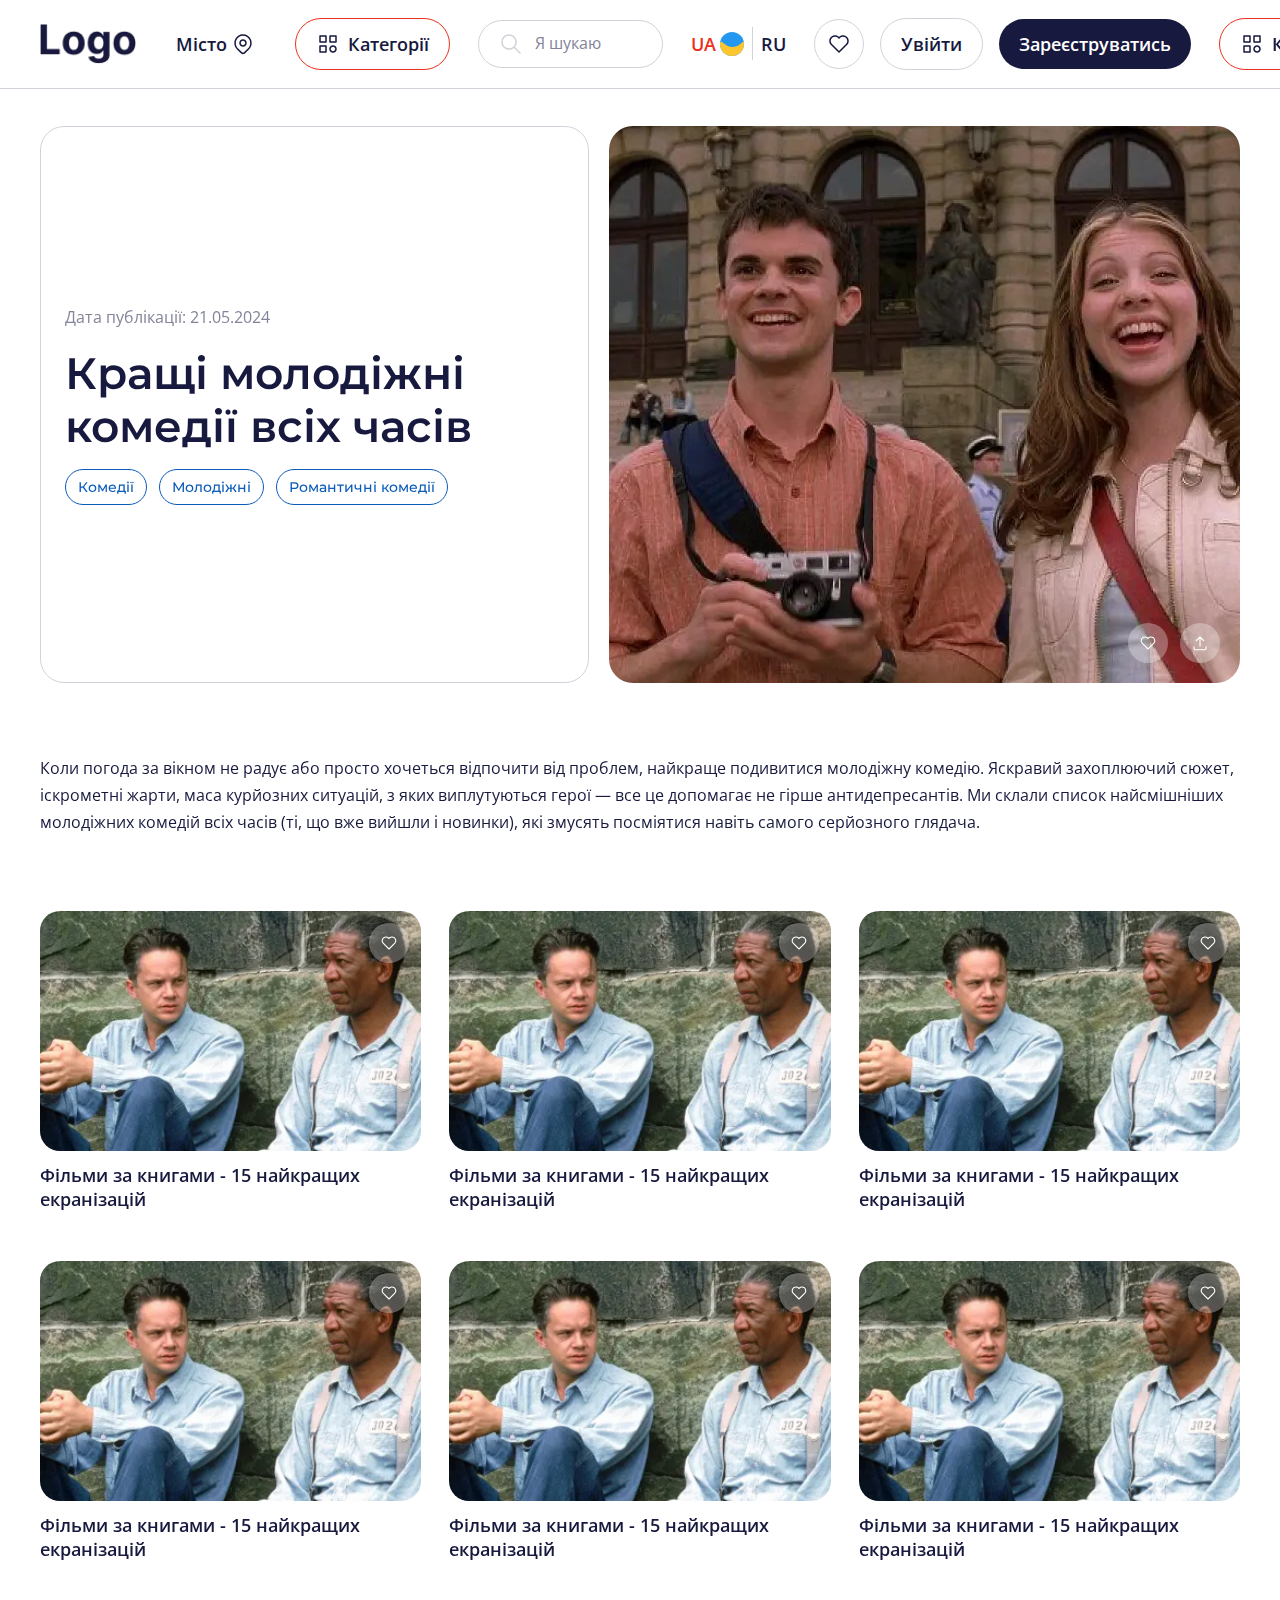
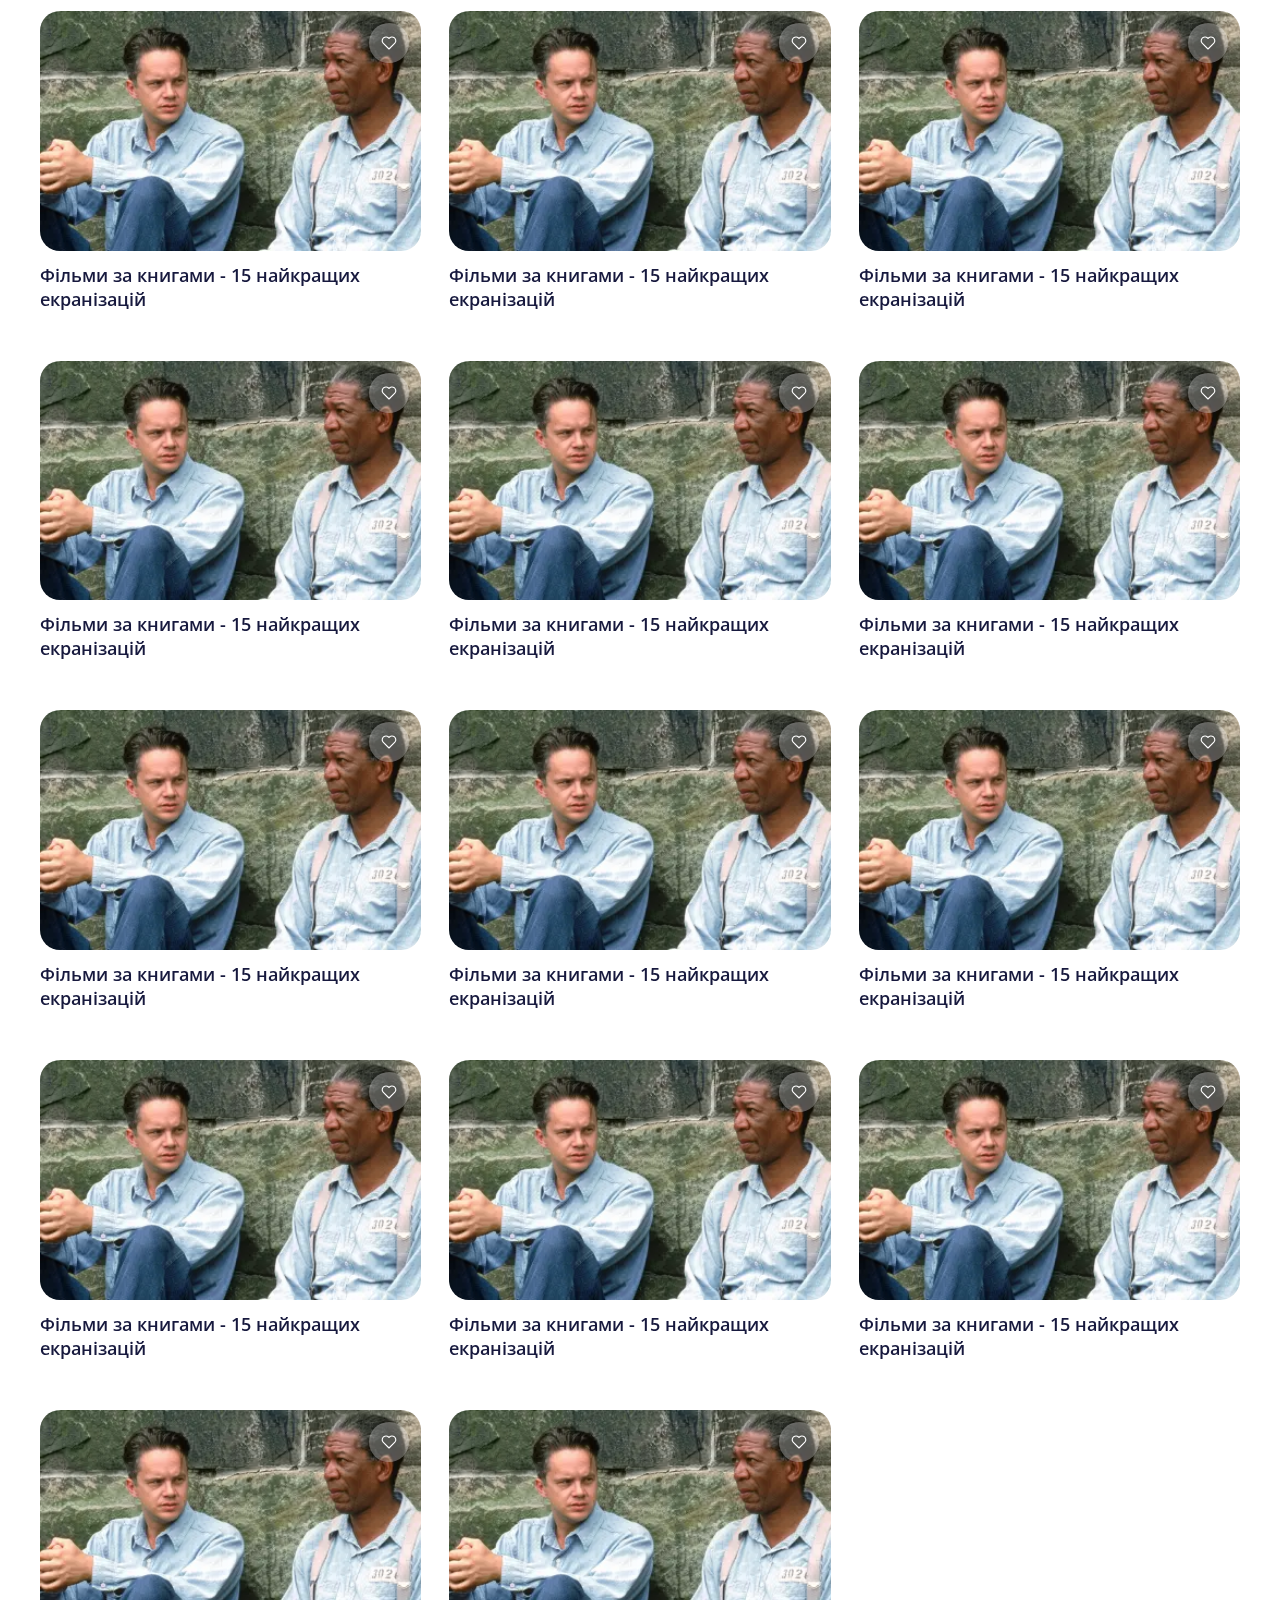
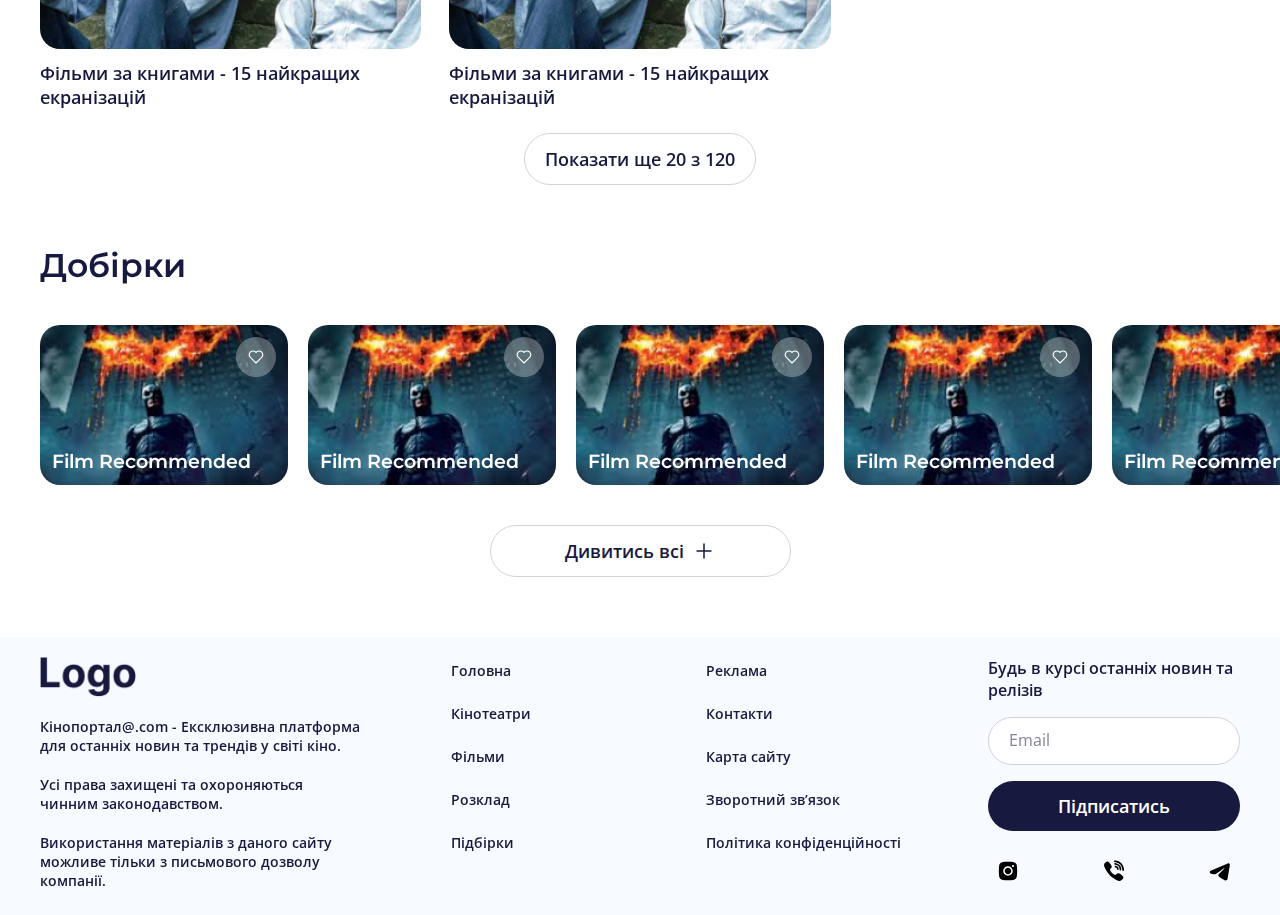
<file: selection-2.html>
<!DOCTYPE html>
<html lang="ua">
  <head>
    <link rel="stylesheet" href="./bundles/main.min.css"/>
    <meta charset="UTF-8"/>
    <meta http-equiv="X-UA-Compatible" content="IE=edge"/>
    <meta name="viewport" content="width=device-width, initial-scale=1, maximum-scale=1, user-scalable=no"/>
    <link rel="icon" type="image/x-icon" href="./images/favicon.png"/>
    <title>Selections 2</title>
    <!-- Font Montserrat-->
    <link rel="preconnect" href="https://fonts.googleapis.com"/>
    <link rel="preconnect" href="https://fonts.gstatic.com" crossorigin=""/>
    <link href="https://fonts.googleapis.com/css2?family=Montserrat:ital,wght@0,100..900;1,100..900&amp;display=swap" rel="stylesheet"/>
    <!-- Font Open Sans-->
    <link rel="preconnect" href="https://fonts.googleapis.com"/>
    <link rel="preconnect" href="https://fonts.gstatic.com" crossorigin=""/>
    <link href="https://fonts.googleapis.com/css2?family=Open+Sans:ital,wght@0,300..800;1,300..800&amp;display=swap" rel="stylesheet"/>
    <link rel="stylesheet" href="https://cdn.plyr.io/3.7.8/plyr.css"/>
  </head>
  <body>
    <header class="header" id="header">
      <div class="container header__wrapper"> <a class="header__logo" href="index.html"> <picture><source srcset="./images/logo.webp" type="image/webp"><img src="./images/logo.png" alt="Logo" loading="lazy"/></picture></a><a class="link link_big link_black view_desktop-tablet" href="#">
          <svg class="icon">
            <use xlink:href="./svgicons/icons.svg#Name=Map-pin"></use>
          </svg>Місто</a>
        <div class="button button_big button_primary-2 view_desktop header__cacegories-btn show-categories-btn">
          <svg class="icon">
            <use xlink:href="./svgicons/icons.svg#Name=Category"></use>
          </svg>
          <div class="btn btn_dark btn_big">Категорії</div>
        </div>
        <div class="search search_default header__search view_desktop">
          <div class="search__wrap">
            <div class="search__icon-one">
              <svg class="icon">
                <use xlink:href="./svgicons/icons.svg#Name=Search"></use>
              </svg>
            </div>
            <input type="text" placeholder="Я шукаю"/>
            <div class="search__icon-two search__icon-two_hidden">
              <svg class="icon">
                <use xlink:href="./svgicons/icons.svg#Name=X"></use>
              </svg>
            </div>
          </div>
        </div>
        <div class="header__langs view_desktop"> <a class="header__lang header__lang_selected" href="#">
            <svg class="icon">
              <use xlink:href="./svgicons/colored.svg#Name=UKR"></use>
            </svg>UA </a>
          <div class="header__langs-line"> </div><a class="header__lang" href="#">RU</a>
        </div>
        <div class="header__left-group view_desktop">
          <div class="icon-btn icon-btn_type-two show-categories-btn">
            <svg class="icon">
              <use xlink:href="./svgicons/icons.svg#Name=Heart"></use>
            </svg>
          </div>
          <div class="button button_big button_secondary-1">
            <div class="btn btn_dark btn_big">Увійти</div>
          </div>
          <div class="button button_big button_primary-1">
            <div class="btn btn_light btn_big">Зареєструватись</div>
          </div>
        </div>
        <div class="header__left-group view_tablet-mobile">
          <div class="button button_big button_primary-2 view_tablet show-categories-btn">
            <svg class="icon">
              <use xlink:href="./svgicons/icons.svg#Name=Category"></use>
            </svg>
            <div class="btn btn_dark btn_big">Категорії</div>
          </div>
          <div class="header__langs view_tablet"><a class="header__lang header__lang_selected" href="#">
              <svg class="icon">
                <use xlink:href="./svgicons/colored.svg#Name=UKR"></use>
              </svg>UA </a>
            <div class="header__langs-line"> </div><a class="header__lang" href="#">RU</a>
          </div>
          <div class="button button_big button_road button_primary-2 view_mobile show-categories-btn">
            <svg class="icon">
              <use xlink:href="./svgicons/icons.svg#Name=Category"></use>
            </svg>
          </div>
          <div class="icon-btn icon-btn_type-two view_mobile-tablet" date-show-m-navigation="date-show-m-navigation">
            <svg class="icon">
              <use xlink:href="./svgicons/icons.svg#Name=Search"></use>
            </svg>
          </div>
          <div class="icon-btn icon-btn_type-two view_tablet">
            <svg class="icon">
              <use xlink:href="./svgicons/icons.svg#Name=Heart"></use>
            </svg>
          </div>
          <div class="icon-btn icon-btn_type-two view_tablet">
            <svg class="icon">
              <use xlink:href="./svgicons/icons.svg#Name=User"></use>
            </svg>
          </div>
          <div class="icon-btn icon-btn_type-two view_mobile">
            <svg class="icon">
              <use xlink:href="./svgicons/icons.svg#Name=Menu-2"> </use>
            </svg>
          </div>
        </div>
      </div>
    </header>
    <!-- Mobile search window-->
    <div class="mobile-search">
      <div class="mobile-search__wrap">
        <div class="search search_default">
          <div class="search__wrap">
            <div class="search__icon-one" date-show-m-navigation="date-show-m-navigation">
              <svg class="icon">
                <use xlink:href="./svgicons/icons.svg#Name=Search"></use>
              </svg>
            </div>
            <input type="text" placeholder="Я шукаю"/>
            <div class="search__icon-two search__icon-two_hidden">
              <svg class="icon">
                <use xlink:href="./svgicons/icons.svg#Name=X"></use>
              </svg>
            </div>
          </div>
        </div>
      </div>
    </div>
    <div class="categories">
      <svg class="icon categories__icon" id="categories__icon">
        <use xlink:href="./svgicons/icons.svg#Name=X"></use>
      </svg>
      <div class="categories__wrapper"> 
        <div class="menu-list"> 
          <div class="menu-list__title"> 
            <svg class="icon">
              <use xlink:href="./svgicons/icons.svg#Name=Movie"></use>
            </svg>Title
          </div>
          <div class="menu-list__list"><a class="link link_big link_black" href="#">Lorem ipsum dolor</a><a class="link link_big link_black" href="#">Lorem ipsum dolor</a><a class="link link_big link_black" href="#">Lorem ipsum dolor</a><a class="link link_big link_black" href="#">Lorem ipsum dolor</a><a class="link link_big link_black" href="#">Lorem ipsum dolor</a><a class="link link_big link_blue" href="#">Дивитися всі</a>
          </div>
        </div>
        <div class="menu-list"> 
          <div class="menu-list__title"> 
            <svg class="icon">
              <use xlink:href="./svgicons/icons.svg#Name=Movie"></use>
            </svg>Title
          </div>
          <div class="menu-list__list"><a class="link link_big link_black" href="#">Lorem ipsum dolor</a><a class="link link_big link_black" href="#">Lorem ipsum dolor</a><a class="link link_big link_black" href="#">Lorem ipsum dolor</a><a class="link link_big link_black" href="#">Lorem ipsum dolor</a><a class="link link_big link_black" href="#">Lorem ipsum dolor</a><a class="link link_big link_blue" href="#">Дивитися всі</a>
          </div>
        </div>
        <div class="menu-list"> 
          <div class="menu-list__title"> 
            <svg class="icon">
              <use xlink:href="./svgicons/icons.svg#Name=Movie"></use>
            </svg>Title
          </div>
          <div class="menu-list__list"><a class="link link_big link_black" href="#">Lorem ipsum dolor</a><a class="link link_big link_black" href="#">Lorem ipsum dolor</a><a class="link link_big link_black" href="#">Lorem ipsum dolor</a><a class="link link_big link_black" href="#">Lorem ipsum dolor</a><a class="link link_big link_black" href="#">Lorem ipsum dolor</a><a class="link link_big link_blue" href="#">Дивитися всі</a>
          </div>
        </div>
        <div class="menu-list"> 
          <div class="menu-list__title"> 
            <svg class="icon">
              <use xlink:href="./svgicons/icons.svg#Name=Movie"></use>
            </svg>Title
          </div>
          <div class="menu-list__list"><a class="link link_big link_black" href="#">Lorem ipsum dolor</a><a class="link link_big link_black" href="#">Lorem ipsum dolor</a><a class="link link_big link_black" href="#">Lorem ipsum dolor</a><a class="link link_big link_black" href="#">Lorem ipsum dolor</a><a class="link link_big link_black" href="#">Lorem ipsum dolor</a><a class="link link_big link_blue" href="#">Дивитися всі</a>
          </div>
        </div>
        <div class="menu-list"> 
          <div class="menu-list__title"> 
            <svg class="icon">
              <use xlink:href="./svgicons/icons.svg#Name=Movie"></use>
            </svg>Title
          </div>
          <div class="menu-list__list"><a class="link link_big link_black" href="#">Lorem ipsum dolor</a><a class="link link_big link_black" href="#">Lorem ipsum dolor</a><a class="link link_big link_black" href="#">Lorem ipsum dolor</a><a class="link link_big link_black" href="#">Lorem ipsum dolor</a><a class="link link_big link_black" href="#">Lorem ipsum dolor</a><a class="link link_big link_blue" href="#">Дивитися всі</a>
          </div>
        </div>
        <div class="menu-list"> 
          <div class="menu-list__title"> 
            <svg class="icon">
              <use xlink:href="./svgicons/icons.svg#Name=Movie"></use>
            </svg>Title
          </div>
          <div class="menu-list__list"><a class="link link_big link_black" href="#">Lorem ipsum dolor</a><a class="link link_big link_black" href="#">Lorem ipsum dolor</a><a class="link link_big link_black" href="#">Lorem ipsum dolor</a><a class="link link_big link_black" href="#">Lorem ipsum dolor</a><a class="link link_big link_black" href="#">Lorem ipsum dolor</a><a class="link link_big link_blue" href="#">Дивитися всі</a>
          </div>
        </div>
        <div class="menu-list"> 
          <div class="menu-list__title"> 
            <svg class="icon">
              <use xlink:href="./svgicons/icons.svg#Name=Movie"></use>
            </svg>Title
          </div>
          <div class="menu-list__list"><a class="link link_big link_black" href="#">Lorem ipsum dolor</a><a class="link link_big link_black" href="#">Lorem ipsum dolor</a><a class="link link_big link_black" href="#">Lorem ipsum dolor</a><a class="link link_big link_black" href="#">Lorem ipsum dolor</a><a class="link link_big link_black" href="#">Lorem ipsum dolor</a><a class="link link_big link_blue" href="#">Дивитися всі</a>
          </div>
        </div>
        <div class="menu-list"> 
          <div class="menu-list__title"> 
            <svg class="icon">
              <use xlink:href="./svgicons/icons.svg#Name=Movie"></use>
            </svg>Title
          </div>
          <div class="menu-list__list"><a class="link link_big link_black" href="#">Lorem ipsum dolor</a><a class="link link_big link_black" href="#">Lorem ipsum dolor</a><a class="link link_big link_black" href="#">Lorem ipsum dolor</a><a class="link link_big link_black" href="#">Lorem ipsum dolor</a><a class="link link_big link_black" href="#">Lorem ipsum dolor</a><a class="link link_big link_blue" href="#">Дивитися всі</a>
          </div>
        </div>
      </div>
    </div>
    <main class="main selection-2">
      <div class="banner"> 
        <div class="container banner__wrap"> 
          <div class="banner__content"> 
            <div class="banner__date">Дата публікації: 21.05.2024</div>
            <h1 class="title banner__title">Кращі молодіжні комедії всіх часів</h1>
            <div class="banner__tags"> 
              <div class="tag">
                <h4 class="h4">Комедії</h4>
              </div>
              <div class="tag">
                <h4 class="h4">Молодіжні</h4>
              </div>
              <div class="tag">
                <h4 class="h4">Романтичні комедії</h4>
              </div>
            </div>
          </div>
          <div class="banner__img"><picture><source srcset="./images/blocks/banner/img-1.webp, " type="image/webp"><img src="./images/blocks/banner/img-1.png" alt="" srcset=""></picture>
            <div class="banner__btns"> 
              <!-- Класс для активации: .icon-btn_selected-->
              <div class="icon-btn icon-btn_small icon-btn_type-one">
                <svg class="icon">
                  <use xlink:href="./svgicons/icons.svg#Name=Heart"></use>
                </svg>
              </div>
              <div class="icon-btn icon-btn_small icon-btn_type-one">
                <svg class="icon">
                  <use xlink:href="./svgicons/icons.svg#Name=Upload"></use>
                </svg>
              </div>
            </div>
          </div>
        </div>
        <div class="container"> 
          <p class="paragraph">Коли погода за вікном не радує або просто хочеться відпочити від проблем, найкраще подивитися молодіжну комедію. Яскравий захоплюючий сюжет, іскрометні жарти, маса курйозних ситуацій, з яких виплутуються герої — все це допомагає не гірше антидепресантів. Ми склали список найсмішніших молодіжних комедій всіх часів (ті, що вже вийшли і новинки), які змусять посміятися навіть самого серйозного глядача.</p>
        </div>
      </div>
      <div class="cards"> 
        <div class="container cards__wrapper"> 
          <div class="card">
            <div class="card__img"><a href="#"> <picture><source srcset="./images/blocks/cards/Img.webp, " type="image/webp"><img src="./images/blocks/cards/Img.png" alt="" srcset=""></picture></a>
              <!-- Класс для активации: .icon-btn_selected-->
              <div class="card__btn icon-btn icon-btn_small icon-btn_type-one">
                <svg class="icon">
                  <use xlink:href="./svgicons/icons.svg#Name=Heart"></use>
                </svg>
              </div>
            </div><a class="link link_big" href="#">Фільми за книгами - 15 найкращих екранізацій</a>
          </div>
          <div class="card">
            <div class="card__img"><a href="#"> <picture><source srcset="./images/blocks/cards/Img.webp, " type="image/webp"><img src="./images/blocks/cards/Img.png" alt="" srcset=""></picture></a>
              <!-- Класс для активации: .icon-btn_selected-->
              <div class="card__btn icon-btn icon-btn_small icon-btn_type-one">
                <svg class="icon">
                  <use xlink:href="./svgicons/icons.svg#Name=Heart"></use>
                </svg>
              </div>
            </div><a class="link link_big" href="#">Фільми за книгами - 15 найкращих екранізацій</a>
          </div>
          <div class="card">
            <div class="card__img"><a href="#"> <picture><source srcset="./images/blocks/cards/Img.webp, " type="image/webp"><img src="./images/blocks/cards/Img.png" alt="" srcset=""></picture></a>
              <!-- Класс для активации: .icon-btn_selected-->
              <div class="card__btn icon-btn icon-btn_small icon-btn_type-one">
                <svg class="icon">
                  <use xlink:href="./svgicons/icons.svg#Name=Heart"></use>
                </svg>
              </div>
            </div><a class="link link_big" href="#">Фільми за книгами - 15 найкращих екранізацій</a>
          </div>
          <div class="card">
            <div class="card__img"><a href="#"> <picture><source srcset="./images/blocks/cards/Img.webp, " type="image/webp"><img src="./images/blocks/cards/Img.png" alt="" srcset=""></picture></a>
              <!-- Класс для активации: .icon-btn_selected-->
              <div class="card__btn icon-btn icon-btn_small icon-btn_type-one">
                <svg class="icon">
                  <use xlink:href="./svgicons/icons.svg#Name=Heart"></use>
                </svg>
              </div>
            </div><a class="link link_big" href="#">Фільми за книгами - 15 найкращих екранізацій</a>
          </div>
          <div class="card">
            <div class="card__img"><a href="#"> <picture><source srcset="./images/blocks/cards/Img.webp, " type="image/webp"><img src="./images/blocks/cards/Img.png" alt="" srcset=""></picture></a>
              <!-- Класс для активации: .icon-btn_selected-->
              <div class="card__btn icon-btn icon-btn_small icon-btn_type-one">
                <svg class="icon">
                  <use xlink:href="./svgicons/icons.svg#Name=Heart"></use>
                </svg>
              </div>
            </div><a class="link link_big" href="#">Фільми за книгами - 15 найкращих екранізацій</a>
          </div>
          <div class="card">
            <div class="card__img"><a href="#"> <picture><source srcset="./images/blocks/cards/Img.webp, " type="image/webp"><img src="./images/blocks/cards/Img.png" alt="" srcset=""></picture></a>
              <!-- Класс для активации: .icon-btn_selected-->
              <div class="card__btn icon-btn icon-btn_small icon-btn_type-one">
                <svg class="icon">
                  <use xlink:href="./svgicons/icons.svg#Name=Heart"></use>
                </svg>
              </div>
            </div><a class="link link_big" href="#">Фільми за книгами - 15 найкращих екранізацій</a>
          </div>
          <div class="card">
            <div class="card__img"><a href="#"> <picture><source srcset="./images/blocks/cards/Img.webp, " type="image/webp"><img src="./images/blocks/cards/Img.png" alt="" srcset=""></picture></a>
              <!-- Класс для активации: .icon-btn_selected-->
              <div class="card__btn icon-btn icon-btn_small icon-btn_type-one">
                <svg class="icon">
                  <use xlink:href="./svgicons/icons.svg#Name=Heart"></use>
                </svg>
              </div>
            </div><a class="link link_big" href="#">Фільми за книгами - 15 найкращих екранізацій</a>
          </div>
          <div class="card">
            <div class="card__img"><a href="#"> <picture><source srcset="./images/blocks/cards/Img.webp, " type="image/webp"><img src="./images/blocks/cards/Img.png" alt="" srcset=""></picture></a>
              <!-- Класс для активации: .icon-btn_selected-->
              <div class="card__btn icon-btn icon-btn_small icon-btn_type-one">
                <svg class="icon">
                  <use xlink:href="./svgicons/icons.svg#Name=Heart"></use>
                </svg>
              </div>
            </div><a class="link link_big" href="#">Фільми за книгами - 15 найкращих екранізацій</a>
          </div>
          <div class="card">
            <div class="card__img"><a href="#"> <picture><source srcset="./images/blocks/cards/Img.webp, " type="image/webp"><img src="./images/blocks/cards/Img.png" alt="" srcset=""></picture></a>
              <!-- Класс для активации: .icon-btn_selected-->
              <div class="card__btn icon-btn icon-btn_small icon-btn_type-one">
                <svg class="icon">
                  <use xlink:href="./svgicons/icons.svg#Name=Heart"></use>
                </svg>
              </div>
            </div><a class="link link_big" href="#">Фільми за книгами - 15 найкращих екранізацій</a>
          </div>
          <div class="card">
            <div class="card__img"><a href="#"> <picture><source srcset="./images/blocks/cards/Img.webp, " type="image/webp"><img src="./images/blocks/cards/Img.png" alt="" srcset=""></picture></a>
              <!-- Класс для активации: .icon-btn_selected-->
              <div class="card__btn icon-btn icon-btn_small icon-btn_type-one">
                <svg class="icon">
                  <use xlink:href="./svgicons/icons.svg#Name=Heart"></use>
                </svg>
              </div>
            </div><a class="link link_big" href="#">Фільми за книгами - 15 найкращих екранізацій</a>
          </div>
          <div class="card">
            <div class="card__img"><a href="#"> <picture><source srcset="./images/blocks/cards/Img.webp, " type="image/webp"><img src="./images/blocks/cards/Img.png" alt="" srcset=""></picture></a>
              <!-- Класс для активации: .icon-btn_selected-->
              <div class="card__btn icon-btn icon-btn_small icon-btn_type-one">
                <svg class="icon">
                  <use xlink:href="./svgicons/icons.svg#Name=Heart"></use>
                </svg>
              </div>
            </div><a class="link link_big" href="#">Фільми за книгами - 15 найкращих екранізацій</a>
          </div>
          <div class="card">
            <div class="card__img"><a href="#"> <picture><source srcset="./images/blocks/cards/Img.webp, " type="image/webp"><img src="./images/blocks/cards/Img.png" alt="" srcset=""></picture></a>
              <!-- Класс для активации: .icon-btn_selected-->
              <div class="card__btn icon-btn icon-btn_small icon-btn_type-one">
                <svg class="icon">
                  <use xlink:href="./svgicons/icons.svg#Name=Heart"></use>
                </svg>
              </div>
            </div><a class="link link_big" href="#">Фільми за книгами - 15 найкращих екранізацій</a>
          </div>
          <div class="card">
            <div class="card__img"><a href="#"> <picture><source srcset="./images/blocks/cards/Img.webp, " type="image/webp"><img src="./images/blocks/cards/Img.png" alt="" srcset=""></picture></a>
              <!-- Класс для активации: .icon-btn_selected-->
              <div class="card__btn icon-btn icon-btn_small icon-btn_type-one">
                <svg class="icon">
                  <use xlink:href="./svgicons/icons.svg#Name=Heart"></use>
                </svg>
              </div>
            </div><a class="link link_big" href="#">Фільми за книгами - 15 найкращих екранізацій</a>
          </div>
          <div class="card">
            <div class="card__img"><a href="#"> <picture><source srcset="./images/blocks/cards/Img.webp, " type="image/webp"><img src="./images/blocks/cards/Img.png" alt="" srcset=""></picture></a>
              <!-- Класс для активации: .icon-btn_selected-->
              <div class="card__btn icon-btn icon-btn_small icon-btn_type-one">
                <svg class="icon">
                  <use xlink:href="./svgicons/icons.svg#Name=Heart"></use>
                </svg>
              </div>
            </div><a class="link link_big" href="#">Фільми за книгами - 15 найкращих екранізацій</a>
          </div>
          <div class="card">
            <div class="card__img"><a href="#"> <picture><source srcset="./images/blocks/cards/Img.webp, " type="image/webp"><img src="./images/blocks/cards/Img.png" alt="" srcset=""></picture></a>
              <!-- Класс для активации: .icon-btn_selected-->
              <div class="card__btn icon-btn icon-btn_small icon-btn_type-one">
                <svg class="icon">
                  <use xlink:href="./svgicons/icons.svg#Name=Heart"></use>
                </svg>
              </div>
            </div><a class="link link_big" href="#">Фільми за книгами - 15 найкращих екранізацій</a>
          </div>
          <div class="card">
            <div class="card__img"><a href="#"> <picture><source srcset="./images/blocks/cards/Img.webp, " type="image/webp"><img src="./images/blocks/cards/Img.png" alt="" srcset=""></picture></a>
              <!-- Класс для активации: .icon-btn_selected-->
              <div class="card__btn icon-btn icon-btn_small icon-btn_type-one">
                <svg class="icon">
                  <use xlink:href="./svgicons/icons.svg#Name=Heart"></use>
                </svg>
              </div>
            </div><a class="link link_big" href="#">Фільми за книгами - 15 найкращих екранізацій</a>
          </div>
          <div class="card">
            <div class="card__img"><a href="#"> <picture><source srcset="./images/blocks/cards/Img.webp, " type="image/webp"><img src="./images/blocks/cards/Img.png" alt="" srcset=""></picture></a>
              <!-- Класс для активации: .icon-btn_selected-->
              <div class="card__btn icon-btn icon-btn_small icon-btn_type-one">
                <svg class="icon">
                  <use xlink:href="./svgicons/icons.svg#Name=Heart"></use>
                </svg>
              </div>
            </div><a class="link link_big" href="#">Фільми за книгами - 15 найкращих екранізацій</a>
          </div>
          <div class="card">
            <div class="card__img"><a href="#"> <picture><source srcset="./images/blocks/cards/Img.webp, " type="image/webp"><img src="./images/blocks/cards/Img.png" alt="" srcset=""></picture></a>
              <!-- Класс для активации: .icon-btn_selected-->
              <div class="card__btn icon-btn icon-btn_small icon-btn_type-one">
                <svg class="icon">
                  <use xlink:href="./svgicons/icons.svg#Name=Heart"></use>
                </svg>
              </div>
            </div><a class="link link_big" href="#">Фільми за книгами - 15 найкращих екранізацій</a>
          </div>
          <div class="card">
            <div class="card__img"><a href="#"> <picture><source srcset="./images/blocks/cards/Img.webp, " type="image/webp"><img src="./images/blocks/cards/Img.png" alt="" srcset=""></picture></a>
              <!-- Класс для активации: .icon-btn_selected-->
              <div class="card__btn icon-btn icon-btn_small icon-btn_type-one">
                <svg class="icon">
                  <use xlink:href="./svgicons/icons.svg#Name=Heart"></use>
                </svg>
              </div>
            </div><a class="link link_big" href="#">Фільми за книгами - 15 найкращих екранізацій</a>
          </div>
          <div class="card">
            <div class="card__img"><a href="#"> <picture><source srcset="./images/blocks/cards/Img.webp, " type="image/webp"><img src="./images/blocks/cards/Img.png" alt="" srcset=""></picture></a>
              <!-- Класс для активации: .icon-btn_selected-->
              <div class="card__btn icon-btn icon-btn_small icon-btn_type-one">
                <svg class="icon">
                  <use xlink:href="./svgicons/icons.svg#Name=Heart"></use>
                </svg>
              </div>
            </div><a class="link link_big" href="#">Фільми за книгами - 15 найкращих екранізацій</a>
          </div>
        </div>
        <div class="container cards__more-button">
          <div class="button button_big button_secondary-1">
            <div class="btn btn_big">Показати ще 20 з 120</div>
          </div>
        </div>
      </div>
      <div class="collections"> 
        <div class="container">
          <h1 class="h1">Добірки</h1>
        </div>
        <div class="container collections__wrap"> 
          <div class="collections__row-1">
            <div class="film-card" style="background-image: url('./images/blocks/film-card/img.png')">
              <div class="film-card__wrap">
                <h2 class="h2">Film Recommended</h2>
                <div class="icon-btn icon-btn_small icon-btn_type-one">
                  <svg class="icon">
                    <use xlink:href="./svgicons/icons.svg#Name=Heart"></use>
                  </svg>
                </div>
              </div>
            </div>
            <div class="film-card" style="background-image: url('./images/blocks/film-card/img.png')">
              <div class="film-card__wrap">
                <h2 class="h2">Film Recommended</h2>
                <div class="icon-btn icon-btn_small icon-btn_type-one">
                  <svg class="icon">
                    <use xlink:href="./svgicons/icons.svg#Name=Heart"></use>
                  </svg>
                </div>
              </div>
            </div>
            <div class="film-card" style="background-image: url('./images/blocks/film-card/img.png')">
              <div class="film-card__wrap">
                <h2 class="h2">Film Recommended</h2>
                <div class="icon-btn icon-btn_small icon-btn_type-one">
                  <svg class="icon">
                    <use xlink:href="./svgicons/icons.svg#Name=Heart"></use>
                  </svg>
                </div>
              </div>
            </div>
          </div>
          <div class="collections__row-2">
            <div class="film-card" style="background-image: url('./images/blocks/film-card/img.png')">
              <div class="film-card__wrap">
                <h2 class="h2">Film Recommended</h2>
                <div class="icon-btn icon-btn_small icon-btn_type-one">
                  <svg class="icon">
                    <use xlink:href="./svgicons/icons.svg#Name=Heart"></use>
                  </svg>
                </div>
              </div>
            </div>
            <div class="film-card" style="background-image: url('./images/blocks/film-card/img.png')">
              <div class="film-card__wrap">
                <h2 class="h2">Film Recommended</h2>
                <div class="icon-btn icon-btn_small icon-btn_type-one">
                  <svg class="icon">
                    <use xlink:href="./svgicons/icons.svg#Name=Heart"></use>
                  </svg>
                </div>
              </div>
            </div>
            <div class="film-card" style="background-image: url('./images/blocks/film-card/img.png')">
              <div class="film-card__wrap">
                <h2 class="h2">Film Recommended</h2>
                <div class="icon-btn icon-btn_small icon-btn_type-one">
                  <svg class="icon">
                    <use xlink:href="./svgicons/icons.svg#Name=Heart"></use>
                  </svg>
                </div>
              </div>
            </div>
            <div class="film-card" style="background-image: url('./images/blocks/film-card/img.png')">
              <div class="film-card__wrap">
                <h2 class="h2">Film Recommended</h2>
                <div class="icon-btn icon-btn_small icon-btn_type-one">
                  <svg class="icon">
                    <use xlink:href="./svgicons/icons.svg#Name=Heart"></use>
                  </svg>
                </div>
              </div>
            </div>
            <div class="film-card" style="background-image: url('./images/blocks/film-card/img.png')">
              <div class="film-card__wrap">
                <h2 class="h2">Film Recommended</h2>
                <div class="icon-btn icon-btn_small icon-btn_type-one">
                  <svg class="icon">
                    <use xlink:href="./svgicons/icons.svg#Name=Heart"></use>
                  </svg>
                </div>
              </div>
            </div>
          </div>
        </div>
        <div class="container collections__button-wrap"><a class="button button_big button_secondary-1" href="#">
            <div class="btn btn_dark btn_big">Дивитись всі</div>
            <svg class="icon">
              <use xlink:href="./svgicons/icons.svg#Name=Plus"></use>
            </svg></a></div>
      </div>
    </main>
    <footer class="footer" id="footer"> 
      <div class="container footer__wrapper">
        <div class="footer__block-1"><a class="footer__logo" href="#"> <picture><source srcset="./images/logo.webp" type="image/webp"><img src="./images/logo.png" alt="Logo" loading="lazy"/></picture></a>
          <p>Кінопортал@.com - Ексклюзивна платформа для останніх новин та трендів у світі кіно. </p>
          <p>Усі права захищені та охороняються чинним законодавством.   </p>
          <p>Використання матеріалів з даного сайту можливе тільки з письмового дозволу компанії.</p>
        </div>
        <nav class="footer__block-2"> <a class="footer__link" href="#">Головна</a><a class="footer__link" href="#">Кінотеатри</a><a class="footer__link" href="#">Фільми</a><a class="footer__link" href="#">Розклад</a><a class="footer__link" href="#">Підбірки</a></nav>
        <div class="footer__line"></div>
        <nav class="footer__block-3"> <a class="footer__link" href="#">Реклама</a><a class="footer__link" href="#">Контакти</a><a class="footer__link" href="#">Карта сайту</a><a class="footer__link" href="#">Зворотний звʼязок</a><a class="footer__link" href="#">Політика конфіденційності</a></nav>
        <div class="footer__block-4"> 
          <form action="" method="post"> 
            <label>Будь в курсі останніх новин та релізів</label>
            <div class="footer__input"> 
              <input id="email" type="email" name="email" placeholder="Email"/>
            </div>
            <button class="button button_big button_primary-1" type="submit">
              <div class="btn btn_light btn_big">Підписатись</div>
            </button>
          </form>
          <div class="footer__social"> <a href="#">
              <svg class="icon"> 
                <use xlink:href="./svgicons/social.svg#Name=Instagram"> </use>
              </svg></a><a href="#">
              <svg class="icon"> 
                <use xlink:href="./svgicons/social.svg#Name=Viber26"> </use>
              </svg></a><a href="#">
              <svg class="icon"> 
                <use xlink:href="./svgicons/social.svg#Name=Telegram"> </use>
              </svg></a></div>
        </div>
      </div>
    </footer>
    <div id="to-up-btn"> 
      <svg class="icon"> 
        <use xlink:href="./svgicons/icons.svg#Name=Chevron-up"></use>
      </svg>
    </div>
    <!-- All custom scripts-->
    <script src="./bundles/app.min.js"></script>
  </body>
</html>
</file>
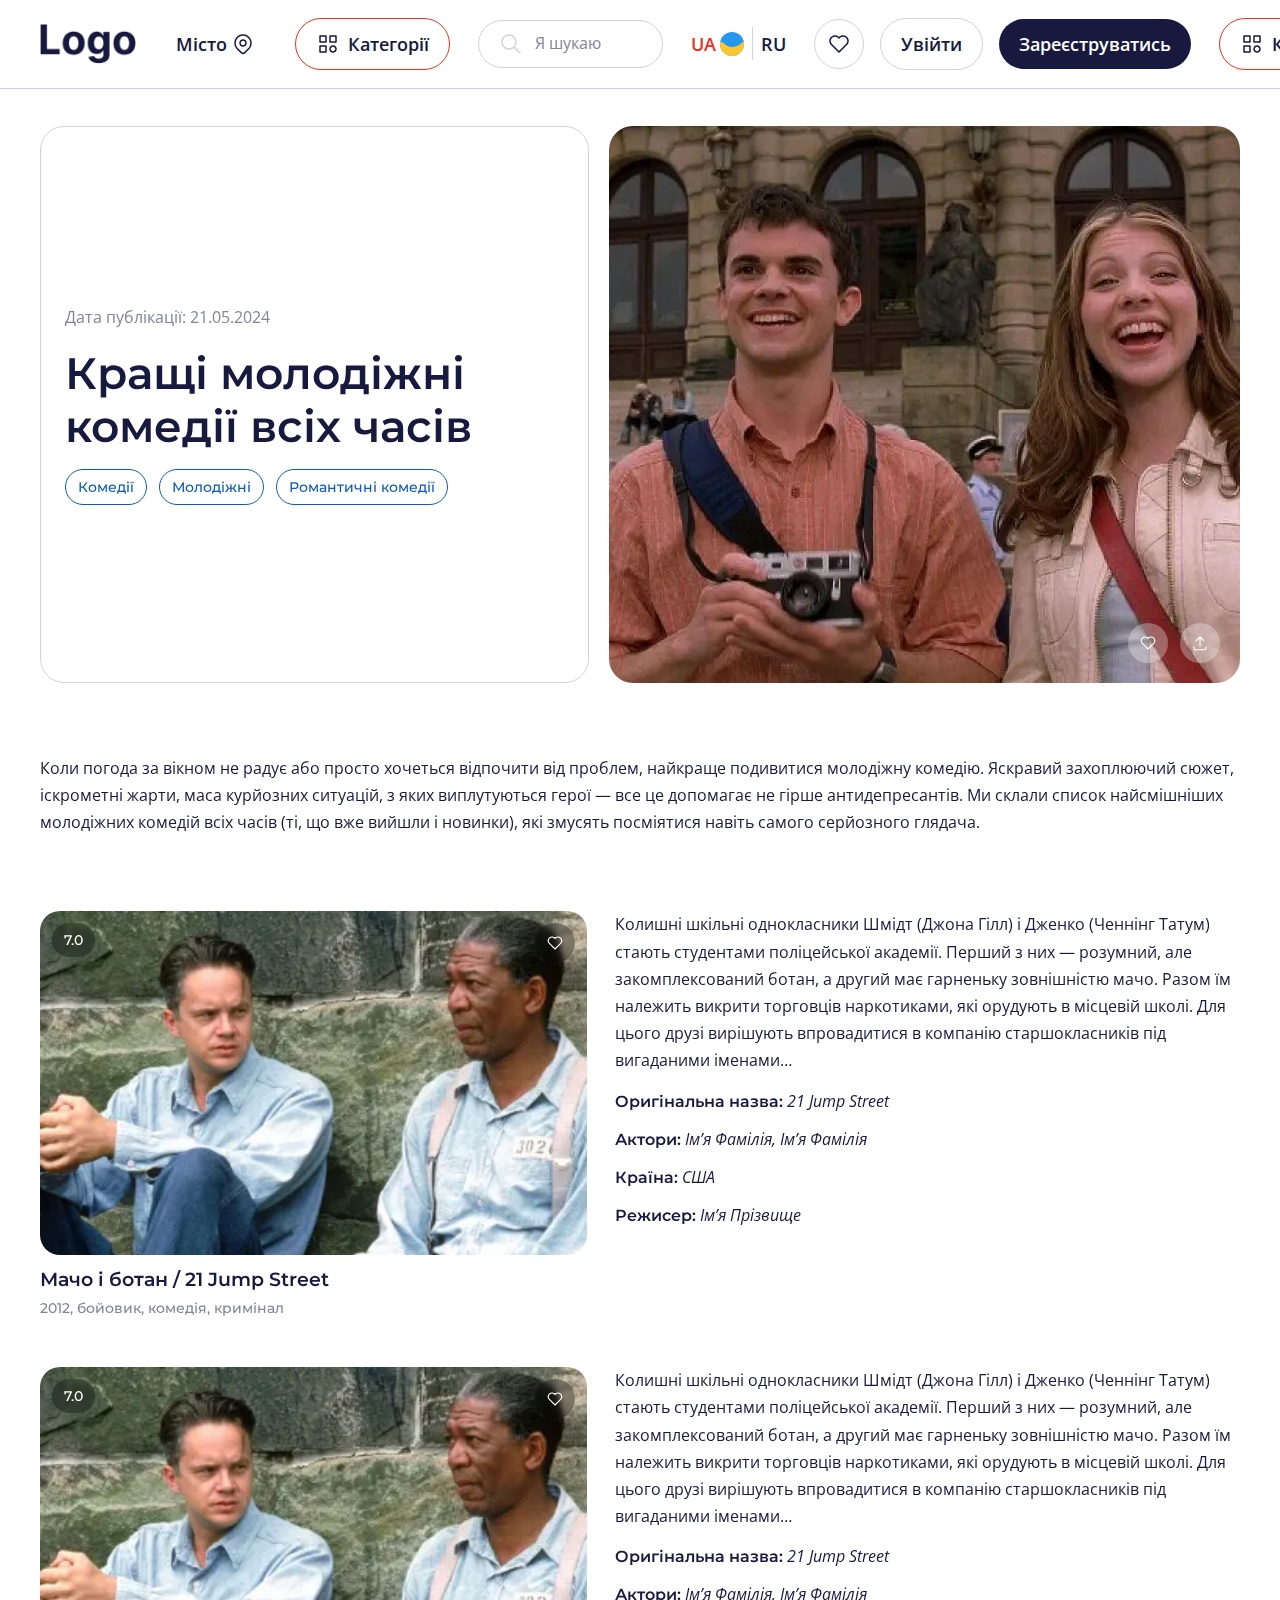
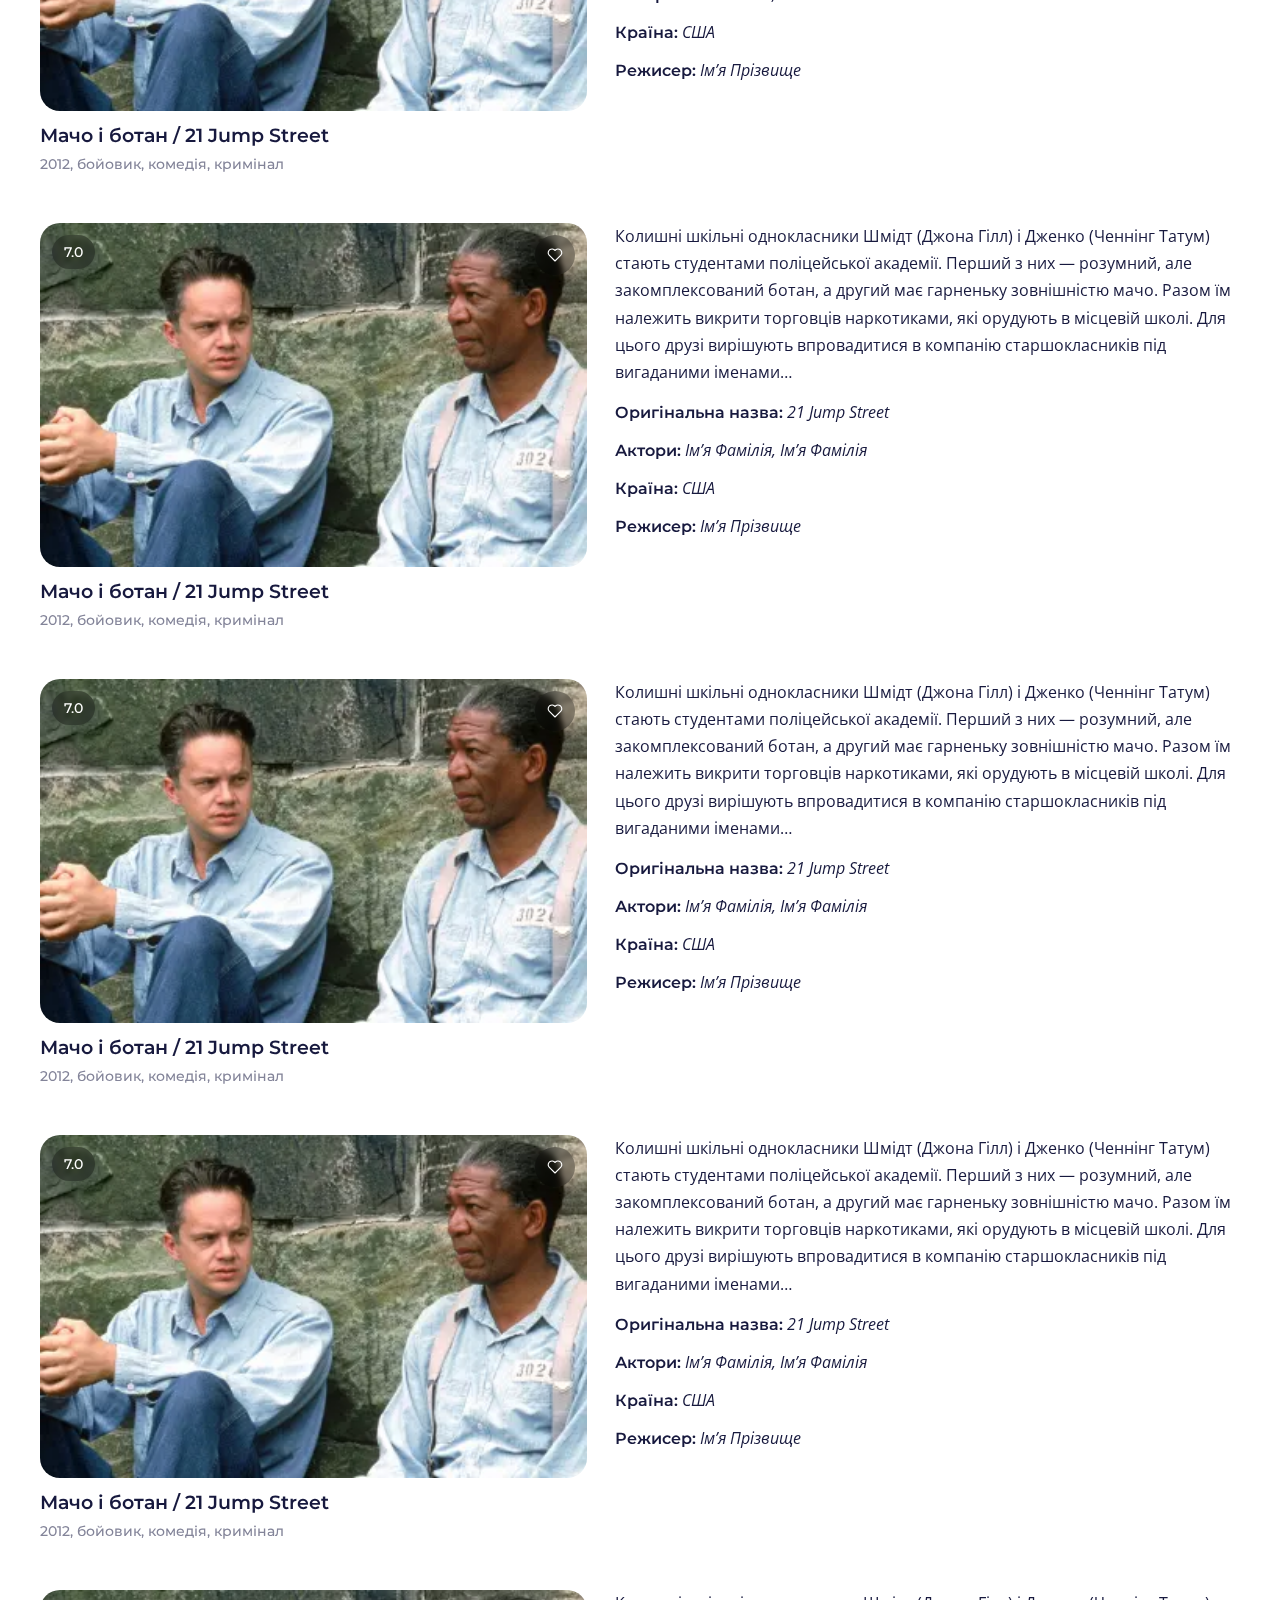
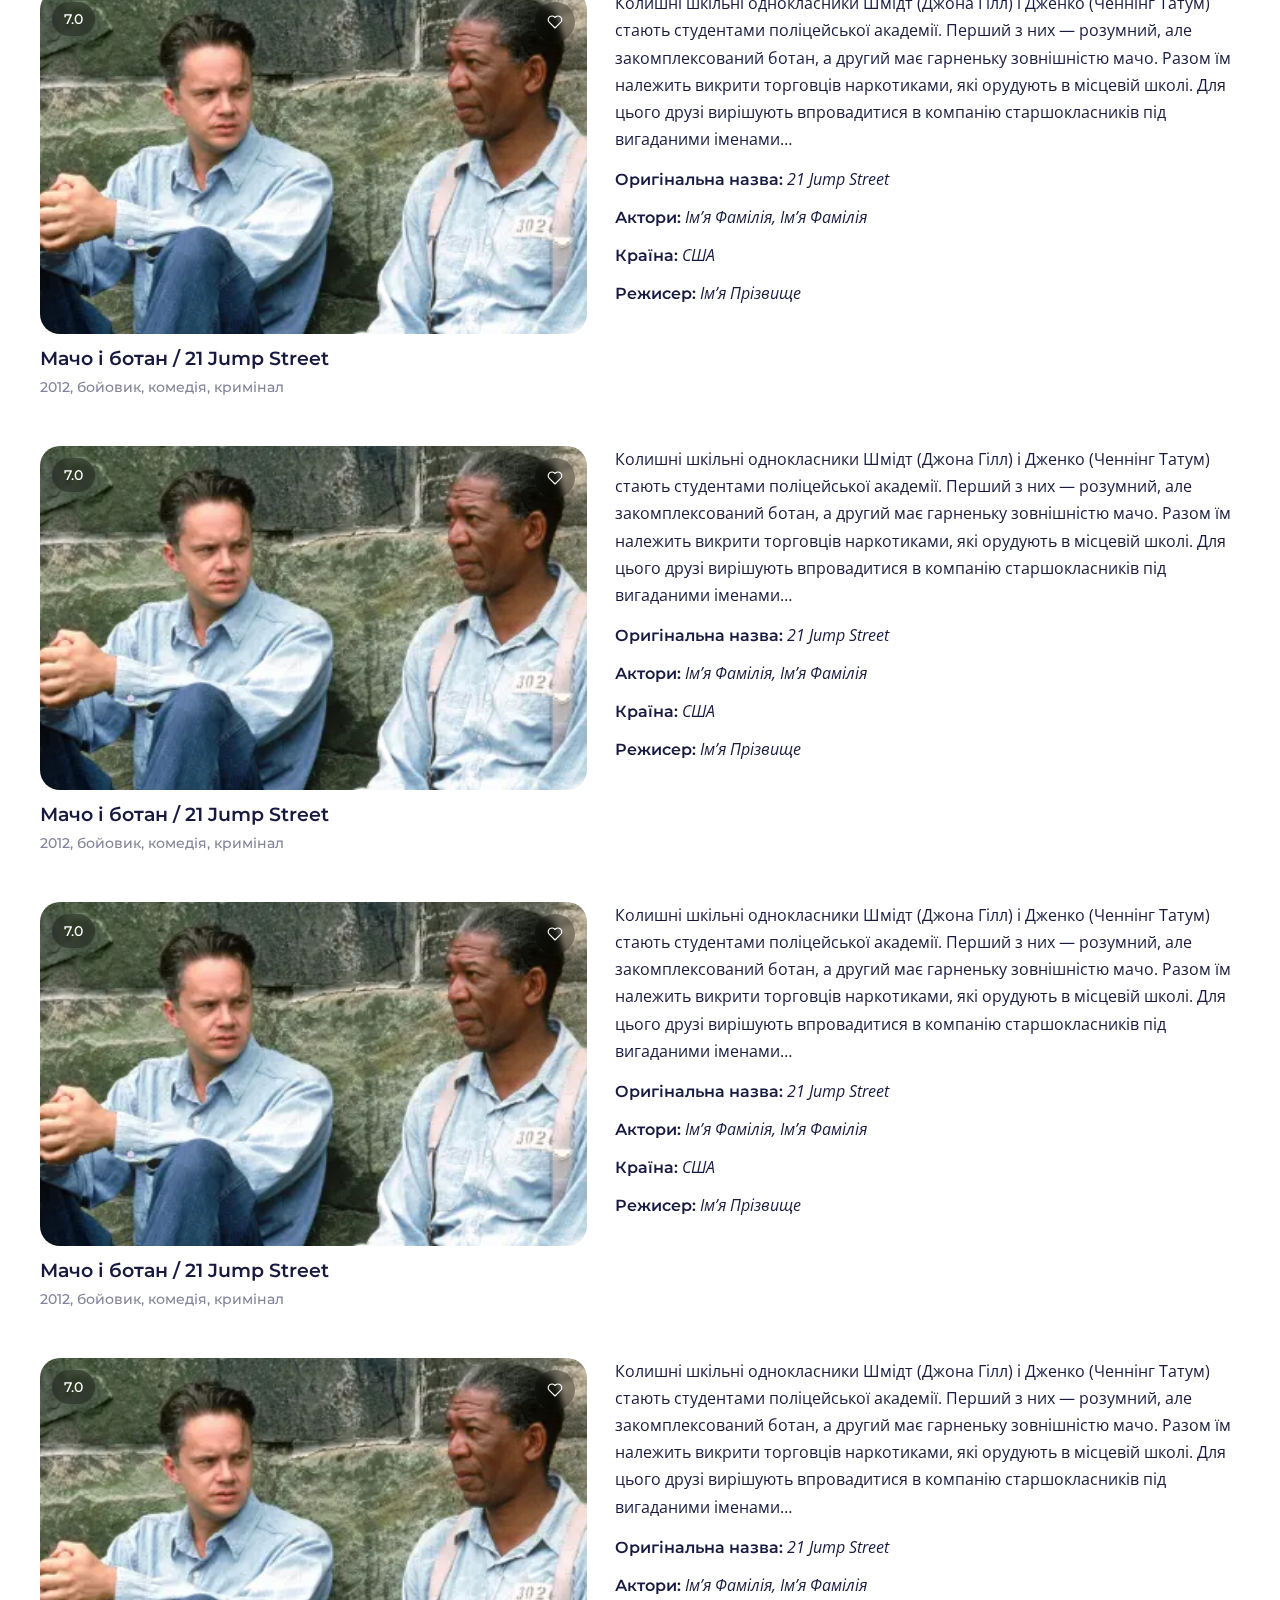
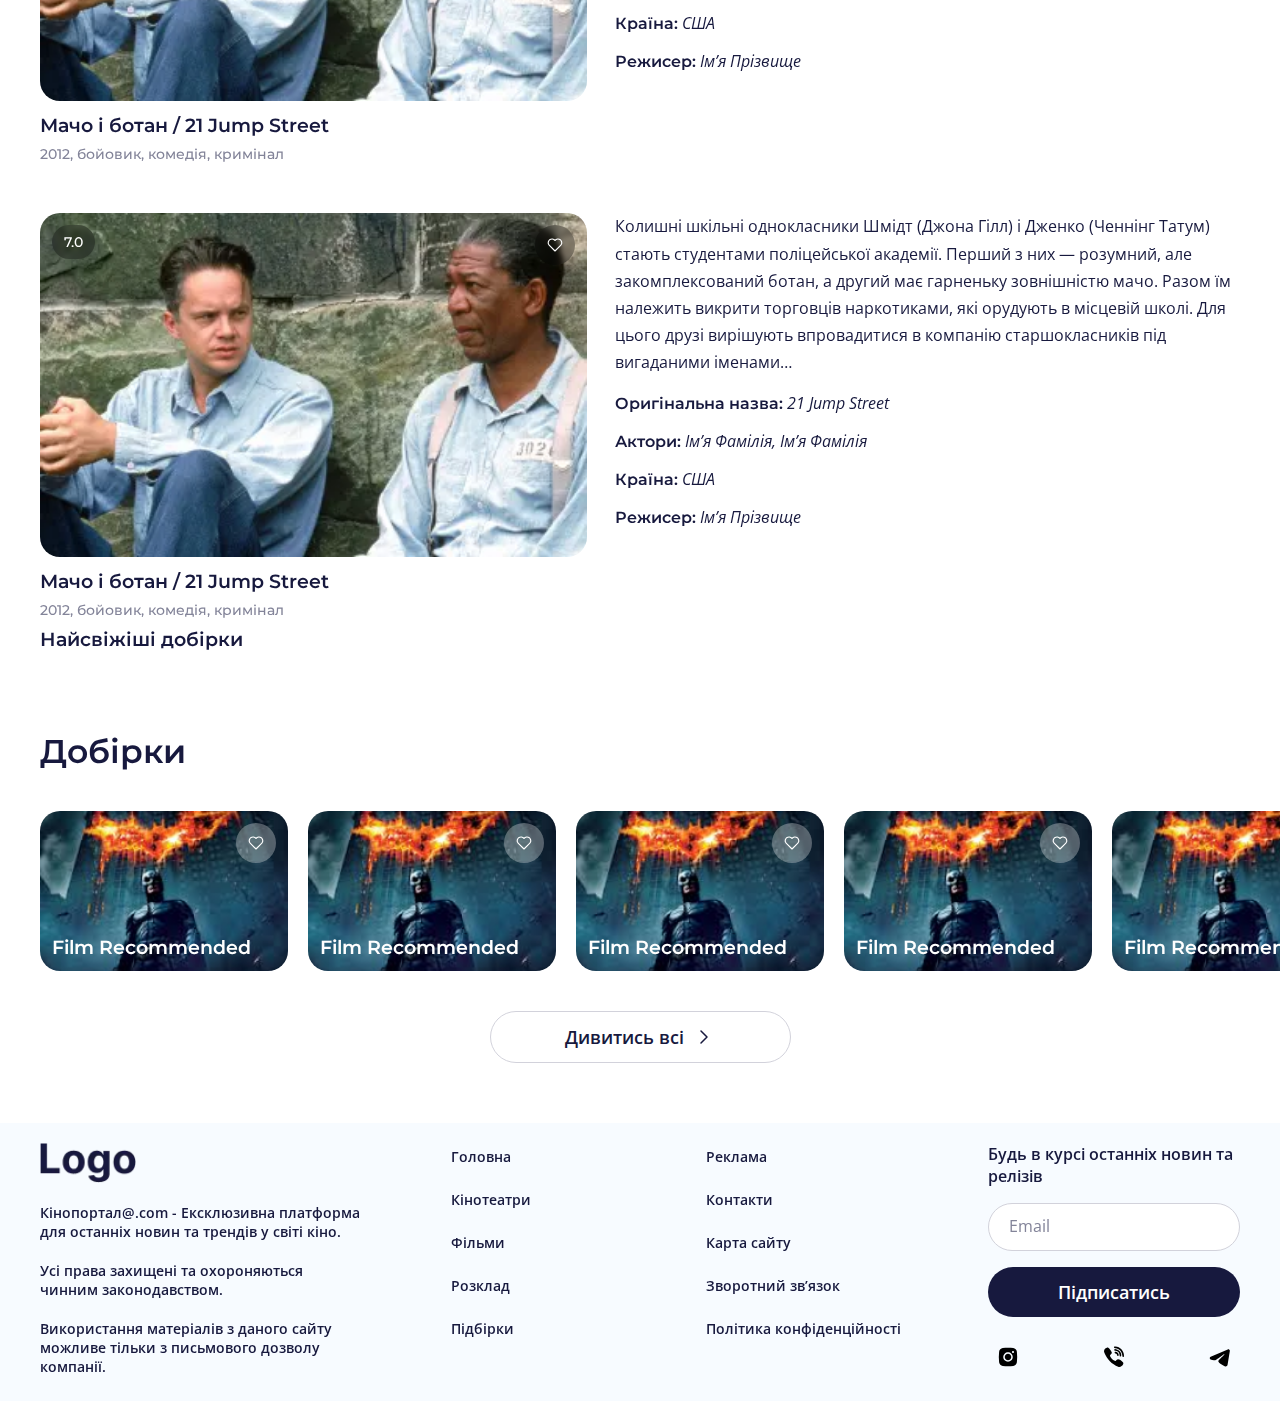
<file: selection.html>
<!DOCTYPE html>
<html lang="ua">
  <head>
    <link rel="stylesheet" href="./bundles/main.min.css"/>
    <meta charset="UTF-8"/>
    <meta http-equiv="X-UA-Compatible" content="IE=edge"/>
    <meta name="viewport" content="width=device-width, initial-scale=1, maximum-scale=1, user-scalable=no"/>
    <link rel="icon" type="image/x-icon" href="./images/favicon.png"/>
    <title>Selections</title>
    <!-- Font Montserrat-->
    <link rel="preconnect" href="https://fonts.googleapis.com"/>
    <link rel="preconnect" href="https://fonts.gstatic.com" crossorigin=""/>
    <link href="https://fonts.googleapis.com/css2?family=Montserrat:ital,wght@0,100..900;1,100..900&amp;display=swap" rel="stylesheet"/>
    <!-- Font Open Sans-->
    <link rel="preconnect" href="https://fonts.googleapis.com"/>
    <link rel="preconnect" href="https://fonts.gstatic.com" crossorigin=""/>
    <link href="https://fonts.googleapis.com/css2?family=Open+Sans:ital,wght@0,300..800;1,300..800&amp;display=swap" rel="stylesheet"/>
    <link rel="stylesheet" href="https://cdn.plyr.io/3.7.8/plyr.css"/>
  </head>
  <body>
    <header class="header" id="header">
      <div class="container header__wrapper"> <a class="header__logo" href="index.html"> <picture><source srcset="./images/logo.webp" type="image/webp"><img src="./images/logo.png" alt="Logo" loading="lazy"/></picture></a><a class="link link_big link_black view_desktop-tablet" href="#">
          <svg class="icon">
            <use xlink:href="./svgicons/icons.svg#Name=Map-pin"></use>
          </svg>Місто</a>
        <div class="button button_big button_primary-2 view_desktop header__cacegories-btn show-categories-btn">
          <svg class="icon">
            <use xlink:href="./svgicons/icons.svg#Name=Category"></use>
          </svg>
          <div class="btn btn_dark btn_big">Категорії</div>
        </div>
        <div class="search search_default header__search view_desktop">
          <div class="search__wrap">
            <div class="search__icon-one">
              <svg class="icon">
                <use xlink:href="./svgicons/icons.svg#Name=Search"></use>
              </svg>
            </div>
            <input type="text" placeholder="Я шукаю"/>
            <div class="search__icon-two search__icon-two_hidden">
              <svg class="icon">
                <use xlink:href="./svgicons/icons.svg#Name=X"></use>
              </svg>
            </div>
          </div>
        </div>
        <div class="header__langs view_desktop"> <a class="header__lang header__lang_selected" href="#">
            <svg class="icon">
              <use xlink:href="./svgicons/colored.svg#Name=UKR"></use>
            </svg>UA </a>
          <div class="header__langs-line"> </div><a class="header__lang" href="#">RU</a>
        </div>
        <div class="header__left-group view_desktop">
          <div class="icon-btn icon-btn_type-two show-categories-btn">
            <svg class="icon">
              <use xlink:href="./svgicons/icons.svg#Name=Heart"></use>
            </svg>
          </div>
          <div class="button button_big button_secondary-1">
            <div class="btn btn_dark btn_big">Увійти</div>
          </div>
          <div class="button button_big button_primary-1">
            <div class="btn btn_light btn_big">Зареєструватись</div>
          </div>
        </div>
        <div class="header__left-group view_tablet-mobile">
          <div class="button button_big button_primary-2 view_tablet show-categories-btn">
            <svg class="icon">
              <use xlink:href="./svgicons/icons.svg#Name=Category"></use>
            </svg>
            <div class="btn btn_dark btn_big">Категорії</div>
          </div>
          <div class="header__langs view_tablet"><a class="header__lang header__lang_selected" href="#">
              <svg class="icon">
                <use xlink:href="./svgicons/colored.svg#Name=UKR"></use>
              </svg>UA </a>
            <div class="header__langs-line"> </div><a class="header__lang" href="#">RU</a>
          </div>
          <div class="button button_big button_road button_primary-2 view_mobile show-categories-btn">
            <svg class="icon">
              <use xlink:href="./svgicons/icons.svg#Name=Category"></use>
            </svg>
          </div>
          <div class="icon-btn icon-btn_type-two view_mobile-tablet" date-show-m-navigation="date-show-m-navigation">
            <svg class="icon">
              <use xlink:href="./svgicons/icons.svg#Name=Search"></use>
            </svg>
          </div>
          <div class="icon-btn icon-btn_type-two view_tablet">
            <svg class="icon">
              <use xlink:href="./svgicons/icons.svg#Name=Heart"></use>
            </svg>
          </div>
          <div class="icon-btn icon-btn_type-two view_tablet">
            <svg class="icon">
              <use xlink:href="./svgicons/icons.svg#Name=User"></use>
            </svg>
          </div>
          <div class="icon-btn icon-btn_type-two view_mobile">
            <svg class="icon">
              <use xlink:href="./svgicons/icons.svg#Name=Menu-2"> </use>
            </svg>
          </div>
        </div>
      </div>
    </header>
    <!-- Mobile search window-->
    <div class="mobile-search">
      <div class="mobile-search__wrap">
        <div class="search search_default">
          <div class="search__wrap">
            <div class="search__icon-one" date-show-m-navigation="date-show-m-navigation">
              <svg class="icon">
                <use xlink:href="./svgicons/icons.svg#Name=Search"></use>
              </svg>
            </div>
            <input type="text" placeholder="Я шукаю"/>
            <div class="search__icon-two search__icon-two_hidden">
              <svg class="icon">
                <use xlink:href="./svgicons/icons.svg#Name=X"></use>
              </svg>
            </div>
          </div>
        </div>
      </div>
    </div>
    <div class="categories">
      <svg class="icon categories__icon" id="categories__icon">
        <use xlink:href="./svgicons/icons.svg#Name=X"></use>
      </svg>
      <div class="categories__wrapper"> 
        <div class="menu-list"> 
          <div class="menu-list__title"> 
            <svg class="icon">
              <use xlink:href="./svgicons/icons.svg#Name=Movie"></use>
            </svg>Title
          </div>
          <div class="menu-list__list"><a class="link link_big link_black" href="#">Lorem ipsum dolor</a><a class="link link_big link_black" href="#">Lorem ipsum dolor</a><a class="link link_big link_black" href="#">Lorem ipsum dolor</a><a class="link link_big link_black" href="#">Lorem ipsum dolor</a><a class="link link_big link_black" href="#">Lorem ipsum dolor</a><a class="link link_big link_blue" href="#">Дивитися всі</a>
          </div>
        </div>
        <div class="menu-list"> 
          <div class="menu-list__title"> 
            <svg class="icon">
              <use xlink:href="./svgicons/icons.svg#Name=Movie"></use>
            </svg>Title
          </div>
          <div class="menu-list__list"><a class="link link_big link_black" href="#">Lorem ipsum dolor</a><a class="link link_big link_black" href="#">Lorem ipsum dolor</a><a class="link link_big link_black" href="#">Lorem ipsum dolor</a><a class="link link_big link_black" href="#">Lorem ipsum dolor</a><a class="link link_big link_black" href="#">Lorem ipsum dolor</a><a class="link link_big link_blue" href="#">Дивитися всі</a>
          </div>
        </div>
        <div class="menu-list"> 
          <div class="menu-list__title"> 
            <svg class="icon">
              <use xlink:href="./svgicons/icons.svg#Name=Movie"></use>
            </svg>Title
          </div>
          <div class="menu-list__list"><a class="link link_big link_black" href="#">Lorem ipsum dolor</a><a class="link link_big link_black" href="#">Lorem ipsum dolor</a><a class="link link_big link_black" href="#">Lorem ipsum dolor</a><a class="link link_big link_black" href="#">Lorem ipsum dolor</a><a class="link link_big link_black" href="#">Lorem ipsum dolor</a><a class="link link_big link_blue" href="#">Дивитися всі</a>
          </div>
        </div>
        <div class="menu-list"> 
          <div class="menu-list__title"> 
            <svg class="icon">
              <use xlink:href="./svgicons/icons.svg#Name=Movie"></use>
            </svg>Title
          </div>
          <div class="menu-list__list"><a class="link link_big link_black" href="#">Lorem ipsum dolor</a><a class="link link_big link_black" href="#">Lorem ipsum dolor</a><a class="link link_big link_black" href="#">Lorem ipsum dolor</a><a class="link link_big link_black" href="#">Lorem ipsum dolor</a><a class="link link_big link_black" href="#">Lorem ipsum dolor</a><a class="link link_big link_blue" href="#">Дивитися всі</a>
          </div>
        </div>
        <div class="menu-list"> 
          <div class="menu-list__title"> 
            <svg class="icon">
              <use xlink:href="./svgicons/icons.svg#Name=Movie"></use>
            </svg>Title
          </div>
          <div class="menu-list__list"><a class="link link_big link_black" href="#">Lorem ipsum dolor</a><a class="link link_big link_black" href="#">Lorem ipsum dolor</a><a class="link link_big link_black" href="#">Lorem ipsum dolor</a><a class="link link_big link_black" href="#">Lorem ipsum dolor</a><a class="link link_big link_black" href="#">Lorem ipsum dolor</a><a class="link link_big link_blue" href="#">Дивитися всі</a>
          </div>
        </div>
        <div class="menu-list"> 
          <div class="menu-list__title"> 
            <svg class="icon">
              <use xlink:href="./svgicons/icons.svg#Name=Movie"></use>
            </svg>Title
          </div>
          <div class="menu-list__list"><a class="link link_big link_black" href="#">Lorem ipsum dolor</a><a class="link link_big link_black" href="#">Lorem ipsum dolor</a><a class="link link_big link_black" href="#">Lorem ipsum dolor</a><a class="link link_big link_black" href="#">Lorem ipsum dolor</a><a class="link link_big link_black" href="#">Lorem ipsum dolor</a><a class="link link_big link_blue" href="#">Дивитися всі</a>
          </div>
        </div>
        <div class="menu-list"> 
          <div class="menu-list__title"> 
            <svg class="icon">
              <use xlink:href="./svgicons/icons.svg#Name=Movie"></use>
            </svg>Title
          </div>
          <div class="menu-list__list"><a class="link link_big link_black" href="#">Lorem ipsum dolor</a><a class="link link_big link_black" href="#">Lorem ipsum dolor</a><a class="link link_big link_black" href="#">Lorem ipsum dolor</a><a class="link link_big link_black" href="#">Lorem ipsum dolor</a><a class="link link_big link_black" href="#">Lorem ipsum dolor</a><a class="link link_big link_blue" href="#">Дивитися всі</a>
          </div>
        </div>
        <div class="menu-list"> 
          <div class="menu-list__title"> 
            <svg class="icon">
              <use xlink:href="./svgicons/icons.svg#Name=Movie"></use>
            </svg>Title
          </div>
          <div class="menu-list__list"><a class="link link_big link_black" href="#">Lorem ipsum dolor</a><a class="link link_big link_black" href="#">Lorem ipsum dolor</a><a class="link link_big link_black" href="#">Lorem ipsum dolor</a><a class="link link_big link_black" href="#">Lorem ipsum dolor</a><a class="link link_big link_black" href="#">Lorem ipsum dolor</a><a class="link link_big link_blue" href="#">Дивитися всі</a>
          </div>
        </div>
      </div>
    </div>
    <main class="main selection">
      <div class="banner"> 
        <div class="container banner__wrap"> 
          <div class="banner__content"> 
            <div class="banner__date">Дата публікації: 21.05.2024</div>
            <h1 class="title banner__title">Кращі молодіжні комедії всіх часів</h1>
            <div class="banner__tags"> 
              <div class="tag">
                <h4 class="h4">Комедії</h4>
              </div>
              <div class="tag">
                <h4 class="h4">Молодіжні</h4>
              </div>
              <div class="tag">
                <h4 class="h4">Романтичні комедії</h4>
              </div>
            </div>
          </div>
          <div class="banner__img"><picture><source srcset="./images/blocks/banner/img-1.webp, " type="image/webp"><img src="./images/blocks/banner/img-1.png" alt="" srcset=""></picture>
            <div class="banner__btns"> 
              <!-- Класс для активации: .icon-btn_selected-->
              <div class="icon-btn icon-btn_small icon-btn_type-one">
                <svg class="icon">
                  <use xlink:href="./svgicons/icons.svg#Name=Heart"></use>
                </svg>
              </div>
              <div class="icon-btn icon-btn_small icon-btn_type-one">
                <svg class="icon">
                  <use xlink:href="./svgicons/icons.svg#Name=Upload"></use>
                </svg>
              </div>
            </div>
          </div>
        </div>
        <div class="container"> 
          <p class="paragraph">Коли погода за вікном не радує або просто хочеться відпочити від проблем, найкраще подивитися молодіжну комедію. Яскравий захоплюючий сюжет, іскрометні жарти, маса курйозних ситуацій, з яких виплутуються герої — все це допомагає не гірше антидепресантів. Ми склали список найсмішніших молодіжних комедій всіх часів (ті, що вже вийшли і новинки), які змусять посміятися навіть самого серйозного глядача.</p>
        </div>
      </div>
      <div class="container big-list">
        <div class="big-list__wrap"> 
          <div class="big-list__list"> 
            <div class="big-list__item">
              <div class="card">
                <div class="card__img"><a href="#"> <picture><source srcset="./images/blocks/cards/Img.webp, " type="image/webp"><img src="./images/blocks/cards/Img.png" alt="" srcset=""></picture></a>
                  <!-- Класс для активации: .icon-btn_selected-->
                  <div class="card__btn icon-btn icon-btn_small icon-btn_type-three">
                    <svg class="icon">
                      <use xlink:href="./svgicons/icons.svg#Name=Heart"></use>
                    </svg>
                  </div>
                  <div class="card__grade"> 
                    <h4 class="h4">7.0</h4>
                  </div>
                </div><a class="h2" href="#">Мачо і ботан / 21 Jump Street </a>
                <div class="card__subtitle">2012, бойовик, комедія, кримінал</div>
              </div>
              <div class="big-list__content">
                <p class="paragraph">Колишні шкільні однокласники Шмідт (Джона Гілл) і Дженко (Ченнінг Татум) стають студентами поліцейської академії. Перший з них — розумний, але закомплексований ботан, а другий має гарненьку зовнішністю мачо. Разом їм належить викрити торговців наркотиками, які орудують в місцевій школі. Для цього друзі вирішують впровадитися в компанію старшокласників під вигаданими іменами…</p>
                <h3 class="h3">
                   Оригінальна назва: <span class="h3__italic">21 Jump Street </span></h3>
                <h3 class="h3">
                   Актори: <span class="h3__italic">Імʼя Фамілія, Імʼя Фамілія</span></h3>
                <h3 class="h3">
                   Країна:  <span class="h3__italic">США</span></h3>
                <h3 class="h3">
                   Режисер: <span class="h3__italic">Імʼя Прізвище</span></h3>
              </div>
            </div>
            <div class="big-list__item">
              <div class="card">
                <div class="card__img"><a href="#"> <picture><source srcset="./images/blocks/cards/Img.webp, " type="image/webp"><img src="./images/blocks/cards/Img.png" alt="" srcset=""></picture></a>
                  <!-- Класс для активации: .icon-btn_selected-->
                  <div class="card__btn icon-btn icon-btn_small icon-btn_type-three">
                    <svg class="icon">
                      <use xlink:href="./svgicons/icons.svg#Name=Heart"></use>
                    </svg>
                  </div>
                  <div class="card__grade"> 
                    <h4 class="h4">7.0</h4>
                  </div>
                </div><a class="h2" href="#">Мачо і ботан / 21 Jump Street </a>
                <div class="card__subtitle">2012, бойовик, комедія, кримінал</div>
              </div>
              <div class="big-list__content">
                <p class="paragraph">Колишні шкільні однокласники Шмідт (Джона Гілл) і Дженко (Ченнінг Татум) стають студентами поліцейської академії. Перший з них — розумний, але закомплексований ботан, а другий має гарненьку зовнішністю мачо. Разом їм належить викрити торговців наркотиками, які орудують в місцевій школі. Для цього друзі вирішують впровадитися в компанію старшокласників під вигаданими іменами…</p>
                <h3 class="h3">
                   Оригінальна назва: <span class="h3__italic">21 Jump Street </span></h3>
                <h3 class="h3">
                   Актори: <span class="h3__italic">Імʼя Фамілія, Імʼя Фамілія</span></h3>
                <h3 class="h3">
                   Країна:  <span class="h3__italic">США</span></h3>
                <h3 class="h3">
                   Режисер: <span class="h3__italic">Імʼя Прізвище</span></h3>
              </div>
            </div>
            <div class="big-list__item">
              <div class="card">
                <div class="card__img"><a href="#"> <picture><source srcset="./images/blocks/cards/Img.webp, " type="image/webp"><img src="./images/blocks/cards/Img.png" alt="" srcset=""></picture></a>
                  <!-- Класс для активации: .icon-btn_selected-->
                  <div class="card__btn icon-btn icon-btn_small icon-btn_type-three">
                    <svg class="icon">
                      <use xlink:href="./svgicons/icons.svg#Name=Heart"></use>
                    </svg>
                  </div>
                  <div class="card__grade"> 
                    <h4 class="h4">7.0</h4>
                  </div>
                </div><a class="h2" href="#">Мачо і ботан / 21 Jump Street </a>
                <div class="card__subtitle">2012, бойовик, комедія, кримінал</div>
              </div>
              <div class="big-list__content">
                <p class="paragraph">Колишні шкільні однокласники Шмідт (Джона Гілл) і Дженко (Ченнінг Татум) стають студентами поліцейської академії. Перший з них — розумний, але закомплексований ботан, а другий має гарненьку зовнішністю мачо. Разом їм належить викрити торговців наркотиками, які орудують в місцевій школі. Для цього друзі вирішують впровадитися в компанію старшокласників під вигаданими іменами…</p>
                <h3 class="h3">
                   Оригінальна назва: <span class="h3__italic">21 Jump Street </span></h3>
                <h3 class="h3">
                   Актори: <span class="h3__italic">Імʼя Фамілія, Імʼя Фамілія</span></h3>
                <h3 class="h3">
                   Країна:  <span class="h3__italic">США</span></h3>
                <h3 class="h3">
                   Режисер: <span class="h3__italic">Імʼя Прізвище</span></h3>
              </div>
            </div>
            <div class="big-list__item">
              <div class="card">
                <div class="card__img"><a href="#"> <picture><source srcset="./images/blocks/cards/Img.webp, " type="image/webp"><img src="./images/blocks/cards/Img.png" alt="" srcset=""></picture></a>
                  <!-- Класс для активации: .icon-btn_selected-->
                  <div class="card__btn icon-btn icon-btn_small icon-btn_type-three">
                    <svg class="icon">
                      <use xlink:href="./svgicons/icons.svg#Name=Heart"></use>
                    </svg>
                  </div>
                  <div class="card__grade"> 
                    <h4 class="h4">7.0</h4>
                  </div>
                </div><a class="h2" href="#">Мачо і ботан / 21 Jump Street </a>
                <div class="card__subtitle">2012, бойовик, комедія, кримінал</div>
              </div>
              <div class="big-list__content">
                <p class="paragraph">Колишні шкільні однокласники Шмідт (Джона Гілл) і Дженко (Ченнінг Татум) стають студентами поліцейської академії. Перший з них — розумний, але закомплексований ботан, а другий має гарненьку зовнішністю мачо. Разом їм належить викрити торговців наркотиками, які орудують в місцевій школі. Для цього друзі вирішують впровадитися в компанію старшокласників під вигаданими іменами…</p>
                <h3 class="h3">
                   Оригінальна назва: <span class="h3__italic">21 Jump Street </span></h3>
                <h3 class="h3">
                   Актори: <span class="h3__italic">Імʼя Фамілія, Імʼя Фамілія</span></h3>
                <h3 class="h3">
                   Країна:  <span class="h3__italic">США</span></h3>
                <h3 class="h3">
                   Режисер: <span class="h3__italic">Імʼя Прізвище</span></h3>
              </div>
            </div>
            <div class="big-list__item">
              <div class="card">
                <div class="card__img"><a href="#"> <picture><source srcset="./images/blocks/cards/Img.webp, " type="image/webp"><img src="./images/blocks/cards/Img.png" alt="" srcset=""></picture></a>
                  <!-- Класс для активации: .icon-btn_selected-->
                  <div class="card__btn icon-btn icon-btn_small icon-btn_type-three">
                    <svg class="icon">
                      <use xlink:href="./svgicons/icons.svg#Name=Heart"></use>
                    </svg>
                  </div>
                  <div class="card__grade"> 
                    <h4 class="h4">7.0</h4>
                  </div>
                </div><a class="h2" href="#">Мачо і ботан / 21 Jump Street </a>
                <div class="card__subtitle">2012, бойовик, комедія, кримінал</div>
              </div>
              <div class="big-list__content">
                <p class="paragraph">Колишні шкільні однокласники Шмідт (Джона Гілл) і Дженко (Ченнінг Татум) стають студентами поліцейської академії. Перший з них — розумний, але закомплексований ботан, а другий має гарненьку зовнішністю мачо. Разом їм належить викрити торговців наркотиками, які орудують в місцевій школі. Для цього друзі вирішують впровадитися в компанію старшокласників під вигаданими іменами…</p>
                <h3 class="h3">
                   Оригінальна назва: <span class="h3__italic">21 Jump Street </span></h3>
                <h3 class="h3">
                   Актори: <span class="h3__italic">Імʼя Фамілія, Імʼя Фамілія</span></h3>
                <h3 class="h3">
                   Країна:  <span class="h3__italic">США</span></h3>
                <h3 class="h3">
                   Режисер: <span class="h3__italic">Імʼя Прізвище</span></h3>
              </div>
            </div>
            <div class="big-list__item">
              <div class="card">
                <div class="card__img"><a href="#"> <picture><source srcset="./images/blocks/cards/Img.webp, " type="image/webp"><img src="./images/blocks/cards/Img.png" alt="" srcset=""></picture></a>
                  <!-- Класс для активации: .icon-btn_selected-->
                  <div class="card__btn icon-btn icon-btn_small icon-btn_type-three">
                    <svg class="icon">
                      <use xlink:href="./svgicons/icons.svg#Name=Heart"></use>
                    </svg>
                  </div>
                  <div class="card__grade"> 
                    <h4 class="h4">7.0</h4>
                  </div>
                </div><a class="h2" href="#">Мачо і ботан / 21 Jump Street </a>
                <div class="card__subtitle">2012, бойовик, комедія, кримінал</div>
              </div>
              <div class="big-list__content">
                <p class="paragraph">Колишні шкільні однокласники Шмідт (Джона Гілл) і Дженко (Ченнінг Татум) стають студентами поліцейської академії. Перший з них — розумний, але закомплексований ботан, а другий має гарненьку зовнішністю мачо. Разом їм належить викрити торговців наркотиками, які орудують в місцевій школі. Для цього друзі вирішують впровадитися в компанію старшокласників під вигаданими іменами…</p>
                <h3 class="h3">
                   Оригінальна назва: <span class="h3__italic">21 Jump Street </span></h3>
                <h3 class="h3">
                   Актори: <span class="h3__italic">Імʼя Фамілія, Імʼя Фамілія</span></h3>
                <h3 class="h3">
                   Країна:  <span class="h3__italic">США</span></h3>
                <h3 class="h3">
                   Режисер: <span class="h3__italic">Імʼя Прізвище</span></h3>
              </div>
            </div>
            <div class="big-list__item">
              <div class="card">
                <div class="card__img"><a href="#"> <picture><source srcset="./images/blocks/cards/Img.webp, " type="image/webp"><img src="./images/blocks/cards/Img.png" alt="" srcset=""></picture></a>
                  <!-- Класс для активации: .icon-btn_selected-->
                  <div class="card__btn icon-btn icon-btn_small icon-btn_type-three">
                    <svg class="icon">
                      <use xlink:href="./svgicons/icons.svg#Name=Heart"></use>
                    </svg>
                  </div>
                  <div class="card__grade"> 
                    <h4 class="h4">7.0</h4>
                  </div>
                </div><a class="h2" href="#">Мачо і ботан / 21 Jump Street </a>
                <div class="card__subtitle">2012, бойовик, комедія, кримінал</div>
              </div>
              <div class="big-list__content">
                <p class="paragraph">Колишні шкільні однокласники Шмідт (Джона Гілл) і Дженко (Ченнінг Татум) стають студентами поліцейської академії. Перший з них — розумний, але закомплексований ботан, а другий має гарненьку зовнішністю мачо. Разом їм належить викрити торговців наркотиками, які орудують в місцевій школі. Для цього друзі вирішують впровадитися в компанію старшокласників під вигаданими іменами…</p>
                <h3 class="h3">
                   Оригінальна назва: <span class="h3__italic">21 Jump Street </span></h3>
                <h3 class="h3">
                   Актори: <span class="h3__italic">Імʼя Фамілія, Імʼя Фамілія</span></h3>
                <h3 class="h3">
                   Країна:  <span class="h3__italic">США</span></h3>
                <h3 class="h3">
                   Режисер: <span class="h3__italic">Імʼя Прізвище</span></h3>
              </div>
            </div>
            <div class="big-list__item">
              <div class="card">
                <div class="card__img"><a href="#"> <picture><source srcset="./images/blocks/cards/Img.webp, " type="image/webp"><img src="./images/blocks/cards/Img.png" alt="" srcset=""></picture></a>
                  <!-- Класс для активации: .icon-btn_selected-->
                  <div class="card__btn icon-btn icon-btn_small icon-btn_type-three">
                    <svg class="icon">
                      <use xlink:href="./svgicons/icons.svg#Name=Heart"></use>
                    </svg>
                  </div>
                  <div class="card__grade"> 
                    <h4 class="h4">7.0</h4>
                  </div>
                </div><a class="h2" href="#">Мачо і ботан / 21 Jump Street </a>
                <div class="card__subtitle">2012, бойовик, комедія, кримінал</div>
              </div>
              <div class="big-list__content">
                <p class="paragraph">Колишні шкільні однокласники Шмідт (Джона Гілл) і Дженко (Ченнінг Татум) стають студентами поліцейської академії. Перший з них — розумний, але закомплексований ботан, а другий має гарненьку зовнішністю мачо. Разом їм належить викрити торговців наркотиками, які орудують в місцевій школі. Для цього друзі вирішують впровадитися в компанію старшокласників під вигаданими іменами…</p>
                <h3 class="h3">
                   Оригінальна назва: <span class="h3__italic">21 Jump Street </span></h3>
                <h3 class="h3">
                   Актори: <span class="h3__italic">Імʼя Фамілія, Імʼя Фамілія</span></h3>
                <h3 class="h3">
                   Країна:  <span class="h3__italic">США</span></h3>
                <h3 class="h3">
                   Режисер: <span class="h3__italic">Імʼя Прізвище</span></h3>
              </div>
            </div>
            <div class="big-list__item">
              <div class="card">
                <div class="card__img"><a href="#"> <picture><source srcset="./images/blocks/cards/Img.webp, " type="image/webp"><img src="./images/blocks/cards/Img.png" alt="" srcset=""></picture></a>
                  <!-- Класс для активации: .icon-btn_selected-->
                  <div class="card__btn icon-btn icon-btn_small icon-btn_type-three">
                    <svg class="icon">
                      <use xlink:href="./svgicons/icons.svg#Name=Heart"></use>
                    </svg>
                  </div>
                  <div class="card__grade"> 
                    <h4 class="h4">7.0</h4>
                  </div>
                </div><a class="h2" href="#">Мачо і ботан / 21 Jump Street </a>
                <div class="card__subtitle">2012, бойовик, комедія, кримінал</div>
              </div>
              <div class="big-list__content">
                <p class="paragraph">Колишні шкільні однокласники Шмідт (Джона Гілл) і Дженко (Ченнінг Татум) стають студентами поліцейської академії. Перший з них — розумний, але закомплексований ботан, а другий має гарненьку зовнішністю мачо. Разом їм належить викрити торговців наркотиками, які орудують в місцевій школі. Для цього друзі вирішують впровадитися в компанію старшокласників під вигаданими іменами…</p>
                <h3 class="h3">
                   Оригінальна назва: <span class="h3__italic">21 Jump Street </span></h3>
                <h3 class="h3">
                   Актори: <span class="h3__italic">Імʼя Фамілія, Імʼя Фамілія</span></h3>
                <h3 class="h3">
                   Країна:  <span class="h3__italic">США</span></h3>
                <h3 class="h3">
                   Режисер: <span class="h3__italic">Імʼя Прізвище</span></h3>
              </div>
            </div>
            <div class="big-list__item">
              <div class="card">
                <div class="card__img"><a href="#"> <picture><source srcset="./images/blocks/cards/Img.webp, " type="image/webp"><img src="./images/blocks/cards/Img.png" alt="" srcset=""></picture></a>
                  <!-- Класс для активации: .icon-btn_selected-->
                  <div class="card__btn icon-btn icon-btn_small icon-btn_type-three">
                    <svg class="icon">
                      <use xlink:href="./svgicons/icons.svg#Name=Heart"></use>
                    </svg>
                  </div>
                  <div class="card__grade"> 
                    <h4 class="h4">7.0</h4>
                  </div>
                </div><a class="h2" href="#">Мачо і ботан / 21 Jump Street </a>
                <div class="card__subtitle">2012, бойовик, комедія, кримінал</div>
              </div>
              <div class="big-list__content">
                <p class="paragraph">Колишні шкільні однокласники Шмідт (Джона Гілл) і Дженко (Ченнінг Татум) стають студентами поліцейської академії. Перший з них — розумний, але закомплексований ботан, а другий має гарненьку зовнішністю мачо. Разом їм належить викрити торговців наркотиками, які орудують в місцевій школі. Для цього друзі вирішують впровадитися в компанію старшокласників під вигаданими іменами…</p>
                <h3 class="h3">
                   Оригінальна назва: <span class="h3__italic">21 Jump Street </span></h3>
                <h3 class="h3">
                   Актори: <span class="h3__italic">Імʼя Фамілія, Імʼя Фамілія</span></h3>
                <h3 class="h3">
                   Країна:  <span class="h3__italic">США</span></h3>
                <h3 class="h3">
                   Режисер: <span class="h3__italic">Імʼя Прізвище</span></h3>
              </div>
            </div>
          </div>
          <!-- Положение карточки в сетке устанавливается автоматически через css-->
          <div class="big-list__grid-wrap">
            <h2 class="h2">Найсвіжіші добірки</h2>
            <div class="big-list__grid">
              <div class="film-card" style="background-image: url('./images/blocks/film-card/img.png')">
                <div class="film-card__wrap">
                  <h2 class="h2">Film Recommended</h2>
                  <div class="icon-btn icon-btn_small icon-btn_type-one">
                    <svg class="icon">
                      <use xlink:href="./svgicons/icons.svg#Name=Heart"></use>
                    </svg>
                  </div>
                </div>
              </div>
              <div class="film-card" style="background-image: url('./images/blocks/film-card/img.png')">
                <div class="film-card__wrap">
                  <h2 class="h2">Film Recommended</h2>
                  <div class="icon-btn icon-btn_small icon-btn_type-one">
                    <svg class="icon">
                      <use xlink:href="./svgicons/icons.svg#Name=Heart"></use>
                    </svg>
                  </div>
                </div>
              </div>
              <div class="film-card" style="background-image: url('./images/blocks/film-card/img.png')">
                <div class="film-card__wrap">
                  <h2 class="h2">Film Recommended</h2>
                  <div class="icon-btn icon-btn_small icon-btn_type-one">
                    <svg class="icon">
                      <use xlink:href="./svgicons/icons.svg#Name=Heart"></use>
                    </svg>
                  </div>
                </div>
              </div>
              <div class="film-card" style="background-image: url('./images/blocks/film-card/img.png')">
                <div class="film-card__wrap">
                  <h2 class="h2">Film Recommended</h2>
                  <div class="icon-btn icon-btn_small icon-btn_type-one">
                    <svg class="icon">
                      <use xlink:href="./svgicons/icons.svg#Name=Heart"></use>
                    </svg>
                  </div>
                </div>
              </div>
              <div class="film-card" style="background-image: url('./images/blocks/film-card/img.png')">
                <div class="film-card__wrap">
                  <h2 class="h2">Film Recommended</h2>
                  <div class="icon-btn icon-btn_small icon-btn_type-one">
                    <svg class="icon">
                      <use xlink:href="./svgicons/icons.svg#Name=Heart"></use>
                    </svg>
                  </div>
                </div>
              </div>
              <div class="film-card" style="background-image: url('./images/blocks/film-card/img.png')">
                <div class="film-card__wrap">
                  <h2 class="h2">Film Recommended</h2>
                  <div class="icon-btn icon-btn_small icon-btn_type-one">
                    <svg class="icon">
                      <use xlink:href="./svgicons/icons.svg#Name=Heart"></use>
                    </svg>
                  </div>
                </div>
              </div>
              <div class="film-card" style="background-image: url('./images/blocks/film-card/img.png')">
                <div class="film-card__wrap">
                  <h2 class="h2">Film Recommended</h2>
                  <div class="icon-btn icon-btn_small icon-btn_type-one">
                    <svg class="icon">
                      <use xlink:href="./svgicons/icons.svg#Name=Heart"></use>
                    </svg>
                  </div>
                </div>
              </div>
              <div class="film-card" style="background-image: url('./images/blocks/film-card/img.png')">
                <div class="film-card__wrap">
                  <h2 class="h2">Film Recommended</h2>
                  <div class="icon-btn icon-btn_small icon-btn_type-one">
                    <svg class="icon">
                      <use xlink:href="./svgicons/icons.svg#Name=Heart"></use>
                    </svg>
                  </div>
                </div>
              </div>
              <div class="film-card" style="background-image: url('./images/blocks/film-card/img.png')">
                <div class="film-card__wrap">
                  <h2 class="h2">Film Recommended</h2>
                  <div class="icon-btn icon-btn_small icon-btn_type-one">
                    <svg class="icon">
                      <use xlink:href="./svgicons/icons.svg#Name=Heart"></use>
                    </svg>
                  </div>
                </div>
              </div>
            </div>
          </div>
        </div>
      </div>
      <div class="collections"> 
        <div class="container">
          <h1 class="h1">Добірки</h1>
        </div>
        <div class="container collections__wrap"> 
          <div class="collections__row-1">
            <div class="film-card" style="background-image: url('./images/blocks/film-card/img.png')">
              <div class="film-card__wrap">
                <h2 class="h2">Film Recommended</h2>
                <div class="icon-btn icon-btn_small icon-btn_type-one">
                  <svg class="icon">
                    <use xlink:href="./svgicons/icons.svg#Name=Heart"></use>
                  </svg>
                </div>
              </div>
            </div>
            <div class="film-card" style="background-image: url('./images/blocks/film-card/img.png')">
              <div class="film-card__wrap">
                <h2 class="h2">Film Recommended</h2>
                <div class="icon-btn icon-btn_small icon-btn_type-one">
                  <svg class="icon">
                    <use xlink:href="./svgicons/icons.svg#Name=Heart"></use>
                  </svg>
                </div>
              </div>
            </div>
            <div class="film-card" style="background-image: url('./images/blocks/film-card/img.png')">
              <div class="film-card__wrap">
                <h2 class="h2">Film Recommended</h2>
                <div class="icon-btn icon-btn_small icon-btn_type-one">
                  <svg class="icon">
                    <use xlink:href="./svgicons/icons.svg#Name=Heart"></use>
                  </svg>
                </div>
              </div>
            </div>
          </div>
          <div class="collections__row-2">
            <div class="film-card" style="background-image: url('./images/blocks/film-card/img.png')">
              <div class="film-card__wrap">
                <h2 class="h2">Film Recommended</h2>
                <div class="icon-btn icon-btn_small icon-btn_type-one">
                  <svg class="icon">
                    <use xlink:href="./svgicons/icons.svg#Name=Heart"></use>
                  </svg>
                </div>
              </div>
            </div>
            <div class="film-card" style="background-image: url('./images/blocks/film-card/img.png')">
              <div class="film-card__wrap">
                <h2 class="h2">Film Recommended</h2>
                <div class="icon-btn icon-btn_small icon-btn_type-one">
                  <svg class="icon">
                    <use xlink:href="./svgicons/icons.svg#Name=Heart"></use>
                  </svg>
                </div>
              </div>
            </div>
            <div class="film-card" style="background-image: url('./images/blocks/film-card/img.png')">
              <div class="film-card__wrap">
                <h2 class="h2">Film Recommended</h2>
                <div class="icon-btn icon-btn_small icon-btn_type-one">
                  <svg class="icon">
                    <use xlink:href="./svgicons/icons.svg#Name=Heart"></use>
                  </svg>
                </div>
              </div>
            </div>
            <div class="film-card" style="background-image: url('./images/blocks/film-card/img.png')">
              <div class="film-card__wrap">
                <h2 class="h2">Film Recommended</h2>
                <div class="icon-btn icon-btn_small icon-btn_type-one">
                  <svg class="icon">
                    <use xlink:href="./svgicons/icons.svg#Name=Heart"></use>
                  </svg>
                </div>
              </div>
            </div>
            <div class="film-card" style="background-image: url('./images/blocks/film-card/img.png')">
              <div class="film-card__wrap">
                <h2 class="h2">Film Recommended</h2>
                <div class="icon-btn icon-btn_small icon-btn_type-one">
                  <svg class="icon">
                    <use xlink:href="./svgicons/icons.svg#Name=Heart"></use>
                  </svg>
                </div>
              </div>
            </div>
          </div>
        </div>
        <div class="container collections__button-wrap"><a class="button button_big button_secondary-1" href="#">
            <div class="btn btn_dark btn_big">Дивитись всі</div>
            <svg class="icon">
              <use xlink:href="./svgicons/icons.svg#Name=Chevron-right"></use>
            </svg></a></div>
      </div>
    </main>
    <footer class="footer" id="footer"> 
      <div class="container footer__wrapper">
        <div class="footer__block-1"><a class="footer__logo" href="#"> <picture><source srcset="./images/logo.webp" type="image/webp"><img src="./images/logo.png" alt="Logo" loading="lazy"/></picture></a>
          <p>Кінопортал@.com - Ексклюзивна платформа для останніх новин та трендів у світі кіно. </p>
          <p>Усі права захищені та охороняються чинним законодавством.   </p>
          <p>Використання матеріалів з даного сайту можливе тільки з письмового дозволу компанії.</p>
        </div>
        <nav class="footer__block-2"> <a class="footer__link" href="#">Головна</a><a class="footer__link" href="#">Кінотеатри</a><a class="footer__link" href="#">Фільми</a><a class="footer__link" href="#">Розклад</a><a class="footer__link" href="#">Підбірки</a></nav>
        <div class="footer__line"></div>
        <nav class="footer__block-3"> <a class="footer__link" href="#">Реклама</a><a class="footer__link" href="#">Контакти</a><a class="footer__link" href="#">Карта сайту</a><a class="footer__link" href="#">Зворотний звʼязок</a><a class="footer__link" href="#">Політика конфіденційності</a></nav>
        <div class="footer__block-4"> 
          <form action="" method="post"> 
            <label>Будь в курсі останніх новин та релізів</label>
            <div class="footer__input"> 
              <input id="email" type="email" name="email" placeholder="Email"/>
            </div>
            <button class="button button_big button_primary-1" type="submit">
              <div class="btn btn_light btn_big">Підписатись</div>
            </button>
          </form>
          <div class="footer__social"> <a href="#">
              <svg class="icon"> 
                <use xlink:href="./svgicons/social.svg#Name=Instagram"> </use>
              </svg></a><a href="#">
              <svg class="icon"> 
                <use xlink:href="./svgicons/social.svg#Name=Viber26"> </use>
              </svg></a><a href="#">
              <svg class="icon"> 
                <use xlink:href="./svgicons/social.svg#Name=Telegram"> </use>
              </svg></a></div>
        </div>
      </div>
    </footer>
    <div id="to-up-btn"> 
      <svg class="icon"> 
        <use xlink:href="./svgicons/icons.svg#Name=Chevron-up"></use>
      </svg>
    </div>
    <!-- All custom scripts-->
    <script src="./bundles/app.min.js"></script>
  </body>
</html>
</file>
<file: bundles/main.min.css>
:root{--fonts__main:Montserrat;--fonts__additional:"Open Sans";--typography__black:#17193e;--typography__white:#fff;--typography__gray:#838499;--background__main:#fff;--background__blue:#F7FBFF;--background__transparent:rgba(255, 255, 255, 0.30);--background__transparent_selected:rgba(255, 255, 255, 0.5);--background__light:#F7FBFF;--accent__red-gradient:linear-gradient(86deg, #A00F0D 6.09%, #F2321D 95.49%);--accent__red:#ED301C;--accent__blue:#0A5BBA;--primary:#17193E;--primary_gradient:linear-gradient(30deg, #17193E 23.41%, #5B5E93 99.23%);--stroke:#D2D2DB;--disabled:#D2D2DB}:root{--fonts__main:Montserrat;--fonts__additional:"Open Sans";--typography__black:#17193e;--typography__white:#fff;--typography__gray:#838499;--background__main:#fff;--background__blue:#F7FBFF;--background__transparent:rgba(255, 255, 255, 0.30);--background__transparent_selected:rgba(255, 255, 255, 0.5);--background__light:#F7FBFF;--accent__red-gradient:linear-gradient(86deg, #A00F0D 6.09%, #F2321D 95.49%);--accent__red:#ED301C;--accent__blue:#0A5BBA;--primary:#17193E;--primary_gradient:linear-gradient(30deg, #17193E 23.41%, #5B5E93 99.23%);--stroke:#D2D2DB;--disabled:#D2D2DB}*{padding:0;margin:0;-webkit-box-sizing:border-box;box-sizing:border-box;font-family:var(--fonts__main)}div,footer,form,header,main,picture{display:-webkit-box;display:-ms-flexbox;display:flex}body,html{width:100%;height:auto}html{overflow-x:hidden;scroll-behavior:smooth}body,html,html a{-webkit-font-smoothing:antialiased}body{margin:0;padding:0}body,html,main{-webkit-box-orient:vertical;-webkit-box-direction:normal;-ms-flex-direction:column;flex-direction:column}a{text-decoration:none}ul{display:block;list-style-type:none;-webkit-margin-before:0;margin-block-start:0;-webkit-margin-after:0;margin-block-end:0;-webkit-margin-start:0;margin-inline-start:0;-webkit-margin-end:0;margin-inline-end:0;-webkit-padding-start:0;padding-inline-start:0}:active,:focus{outline:0}button,input{outline:0}main{min-height:100vh}.actions{display:-webkit-box;display:-ms-flexbox;display:flex;-webkit-box-orient:vertical;-webkit-box-direction:normal;-ms-flex-direction:column;flex-direction:column;margin-bottom:100px}.actions__wrap{margin-top:25px!important}.actions__wrap::-webkit-scrollbar{width:0;height:0}.actions__item{gap:16px}.actions__content{display:-webkit-box;display:-ms-flexbox;display:flex;-webkit-box-orient:vertical;-webkit-box-direction:normal;-ms-flex-direction:column;flex-direction:column;gap:8px}.actions__date{color:var(--typography__grey,#838499);font-family:var(--fonts__additional);font-size:14px;font-style:normal;font-weight:500;line-height:normal}.actions__img-wrap{display:-webkit-box;display:-ms-flexbox;display:flex;border-radius:16px}.actions__img-wrap img,.actions__img-wrap picture{border-radius:16px}.actore{-webkit-box-orient:vertical;-webkit-box-direction:normal;-ms-flex-direction:column;flex-direction:column;gap:8px}.actore img,.actore picture{width:224px;height:224px;border-radius:20px}.add{width:100%}.add__use{display:none}.add_fit{display:-webkit-box!important;display:-ms-flexbox!important;display:flex!important}.add_fit .add__use{display:-webkit-box;display:-ms-flexbox;display:flex}.add__img-wrap{overflow:hidden;border-radius:20px;width:196px;height:140px;display:-webkit-box;display:-ms-flexbox;display:flex;-webkit-box-pack:center;-ms-flex-pack:center;justify-content:center;-webkit-box-align:center;-ms-flex-align:center;align-items:center;position:relative;background:rgba(210,210,219,.5)}.add__img-wrap input{position:absolute!important;right:-999em;opacity:0;height:0!important;width:0!important}.add__label{z-index:10;position:absolute;width:100%;height:100%;top:0;left:0;-webkit-box-pack:center;-ms-flex-pack:center;justify-content:center;-webkit-box-align:center;-ms-flex-align:center;align-items:center;background:var(--background__light,#f7fbff)}.add__img-wrapper{overflow:hidden;border-radius:20px;min-width:196px;min-height:140px;width:100%;height:100%;display:-webkit-box;display:-ms-flexbox;display:flex;-webkit-box-pack:center;-ms-flex-pack:center;justify-content:center;-webkit-box-align:center;-ms-flex-align:center;align-items:center;z-index:11}.add__img-wrapper:hover .add__hover{opacity:1}.add__img{width:auto;height:100%}.add__hover{opacity:0;position:absolute;width:100%;height:100%;top:0;left:0;background:rgba(0,0,0,.5);z-index:13;display:-webkit-box;display:-ms-flexbox;display:flex;-webkit-box-pack:center;-ms-flex-pack:center;justify-content:center;-webkit-box-align:center;-ms-flex-align:center;align-items:center;gap:20px;-webkit-transition:.3s;-o-transition:.3s;transition:.3s}.add__btn{border-radius:44px;background:var(--background__white,#fff);-webkit-box-shadow:0 4px 7px 0 rgba(23,25,62,.25);box-shadow:0 4px 7px 0 rgba(23,25,62,.25);padding:8px;-webkit-box-pack:center;-ms-flex-pack:center;justify-content:center;-webkit-box-align:center;-ms-flex-align:center;align-items:center;cursor:pointer;-webkit-transition:.3s;-o-transition:.3s;transition:.3s}.add__btn:hover{opacity:.8}.add__btn svg{stroke:var(--typography__black);width:24px;height:24px}.add__textarea-wrap{display:-webkit-box;display:-ms-flexbox;display:flex;-webkit-box-orient:vertical;-webkit-box-direction:normal;-ms-flex-direction:column;flex-direction:column;gap:8px}.add textarea{min-width:100%}.banner{display:-webkit-box;display:-ms-flexbox;display:flex;-webkit-box-orient:vertical;-webkit-box-direction:normal;-ms-flex-direction:column;flex-direction:column;margin-bottom:40px}.banner_centered .banner__content{-webkit-box-align:center;-ms-flex-align:center;align-items:center}.banner_centered .banner__tags{-webkit-box-pack:center!important;-ms-flex-pack:center!important;justify-content:center!important;-webkit-box-align:center!important;-ms-flex-align:center!important;align-items:center!important}.banner__content{display:-webkit-box;display:-ms-flexbox;display:flex;-webkit-box-orient:vertical;-webkit-box-direction:normal;-ms-flex-direction:column;flex-direction:column;-webkit-box-pack:center;-ms-flex-pack:center;justify-content:center;gap:16px;padding:24px;border-radius:24px;border:1px solid var(--stroke,#d2d2db);background:var(--background__main)}.banner__date{color:var(--typography__grey,#838499);font-family:var(--fonts__additional);font-size:16px;font-style:normal;font-weight:400;line-height:170%}.banner__tags{gap:12px;display:-webkit-box;display:-ms-flexbox;display:flex;-ms-flex-wrap:wrap;flex-wrap:wrap}.banner__img{border-radius:24px;overflow:hidden;display:-webkit-box;display:-ms-flexbox;display:flex;-webkit-box-align:start;-ms-flex-align:start;align-items:flex-start;-webkit-box-pack:end;-ms-flex-pack:end;justify-content:flex-end;position:relative}.banner__img .rating{position:absolute;top:20px;left:20px}.banner__btns{position:absolute;bottom:20px;right:20px;display:-webkit-box;display:-ms-flexbox;display:flex;gap:12px}.banner__btns svg{stroke:var(--typography__white)}.banner__year{color:var(--typography__grey,#838499);font-size:18px;font-style:normal;font-weight:500;line-height:normal;margin-top:-8px}.banner__country{color:var(--typography__grey,#838499);font-family:var(--fonts__additional);font-size:14px;font-style:normal;font-weight:600;line-height:normal;display:-webkit-box;display:-ms-flexbox;display:flex;-webkit-box-orient:horizontal;-webkit-box-direction:normal;-ms-flex-direction:row;flex-direction:row;-webkit-box-align:center;-ms-flex-align:center;align-items:center;-webkit-box-pack:center;-ms-flex-pack:center;justify-content:center;gap:4px}.banner__country svg{width:16px;height:16px}.banner__rating{color:var(--typography__black,#17193e);font-size:14px;font-style:normal;font-weight:500;line-height:normal}.banner__top{margin-bottom:auto}.banner__bottom{margin-top:auto}.big-list__wrap{display:-ms-grid;display:grid;margin-bottom:80px}.big-list__list{display:-webkit-box;display:-ms-flexbox;display:flex;-webkit-box-orient:vertical;-webkit-box-direction:normal;-ms-flex-direction:column;flex-direction:column;row-gap:50px}.big-list__item{display:-ms-grid;display:grid;gap:28px}.big-list__content{display:-webkit-box;display:-ms-flexbox;display:flex;-webkit-box-orient:vertical;-webkit-box-direction:normal;-ms-flex-direction:column;flex-direction:column;gap:14px}.big-list__grid-wrap{display:-webkit-box;display:-ms-flexbox;display:flex;-webkit-box-orient:vertical;-webkit-box-direction:normal;-ms-flex-direction:column;flex-direction:column}.big-list__grid-wrap .h2{padding:8px 0}.big-list__grid{padding-top:28px;border-top:1px solid var(--stroke,#d2d2db);gap:28px}.button{-webkit-box-orient:horizontal;-webkit-box-direction:normal;-ms-flex-direction:row;flex-direction:row;cursor:pointer;-webkit-transition:.3s;-o-transition:.3s;transition:.3s;display:-webkit-box;display:-ms-flexbox;display:flex;height:-webkit-fit-content;height:-moz-fit-content;height:fit-content;width:-webkit-max-content;width:-moz-max-content;width:max-content;-webkit-box-align:center;-ms-flex-align:center;align-items:center;-webkit-box-pack:center;-ms-flex-pack:center;justify-content:center;width:-webkit-fit-content;width:-moz-fit-content;width:fit-content;--bg:var(--primary);background:var(--bg);--border:none;border:var(--border);--disabled-bg:"";--disabled-border:""}.button *{text-align:center;-webkit-box-align:center;-ms-flex-align:center;align-items:center;-webkit-box-pack:center;-ms-flex-pack:center;justify-content:center}.button svg{width:24px;height:24px}.button_big{padding:13px 20px;-webkit-box-pack:center;-ms-flex-pack:center;justify-content:center;-webkit-box-align:center;-ms-flex-align:center;align-items:center;gap:8px;border-radius:44px}.button_big svg{width:24px;height:24px}.button_small{padding:7px 10px;-webkit-box-pack:center;-ms-flex-pack:center;justify-content:center;-webkit-box-align:center;-ms-flex-align:center;align-items:center;gap:4px;border-radius:44px}.button_small svg{-webkit-transform:scale(.673);-ms-transform:scale(.673);transform:scale(.673)}.button_primary-1{--bg:var(--primary);--disabled-bg:var(--disabled);--button__disabled_content-color:var(--typography__white);--disabled-opacity:1}.button_primary-1 svg{stroke:var(--typography__white)}.button_primary-1:hover{opacity:.8}.button_primary-2{--bg:var(--background__main);--border:1px solid var(--accent__red, #ed301c);--disabled_border:var(--disabled);--button__disabled_content-color:var(--disabled);--disabled-opacity:1}.button_primary-2:hover{opacity:.5}.button_primary-2 svg{stroke:var(--typography__black)}.button_secondary-1{--bg:var(--background__main);--border:1px solid var(--typography__gray);--disabled_border:var(--disabled);--button__disabled_content-color:var(--disabled);--disabled-opacity:1;border:1px solid var(--stroke,#d2d2db)}.button_secondary-1:hover{border:1px solid var(--typography__grey,#838499);background:var(--background__light,#f7fbff)}.button_secondary-1 svg{stroke:var(--typography__black)}.button_secondary-1-active{border:1px solid var(--typography__grey,#838499);background:var(--background__light,#f7fbff)}.button_secondary-2{--bg:rgba(210, 210, 219, 0.2);--disabled-bg:rgba(210, 210, 219, 0.2);--border:"";--disabled_border:"";--disabled-opacity:0.9;--button__disabled_content-color:var(--disabled)}.button_secondary-2:hover{opacity:.6}.button_secondary-2 svg{stroke:var(--typography__black)}.button_disabled{cursor:default!important;background:var(--disabled-bg);border:1px solid var(--disabled_border);-webkit-user-select:none;-moz-user-select:none;-ms-user-select:none;user-select:none;opacity:var(--disabled-opacity)!important;pointer-events:none}.button_disabled *{color:var(--button__disabled_content-color)!important}.button_disabled svg{stroke:var(--button__disabled_content-color)}.button_road{padding:12px!important}.card{display:-webkit-box;display:-ms-flexbox;display:flex;-webkit-box-orient:vertical;-webkit-box-direction:normal;-ms-flex-direction:column;flex-direction:column;gap:12px;-webkit-box-align:start;-ms-flex-align:start;align-items:flex-start;cursor:pointer}.card .link{padding:0}.card__img{overflow:hidden;border-radius:20px;position:relative;display:-webkit-box;display:-ms-flexbox;display:flex;width:100%;height:-webkit-fit-content;height:-moz-fit-content;height:fit-content}.card__img a{display:-webkit-box;display:-ms-flexbox;display:flex;width:100%;height:-webkit-fit-content;height:-moz-fit-content;height:fit-content}.card__img img,.card__img picture{width:100%;height:auto}.card__btn{position:absolute;top:12px;right:12px}.card__grade{position:absolute;top:12px;left:12px;border-radius:24px;background:rgba(0,0,0,.3);-webkit-backdrop-filter:blur(2.5px);backdrop-filter:blur(2.5px);padding:8px 12px}.card__grade *{color:var(--typography_white,#fff)!important}.card__subtitle{color:var(--typography__grey,#838499);font-size:14px;font-style:normal;font-weight:500;line-height:normal;margin-top:-4px}.cards{display:-webkit-box;display:-ms-flexbox;display:flex;-webkit-box-orient:vertical;-webkit-box-direction:normal;-ms-flex-direction:column;flex-direction:column}.cards__wrapper{display:-ms-grid;display:grid}.cards__more-button{display:-webkit-box;display:-ms-flexbox;display:flex;-webkit-box-align:center;-ms-flex-align:center;align-items:center;margin-top:80px!important;margin-bottom:80px!important}.categories{opacity:0;-webkit-transition:.3s;-o-transition:.3s;transition:.3s;position:fixed;width:100%;height:100%;top:0;left:0;right:0;display:-webkit-box;display:-ms-flexbox;display:flex;-webkit-box-pack:center;-ms-flex-pack:center;justify-content:center;-webkit-box-align:start;-ms-flex-align:start;align-items:flex-start;background-color:var(--background__light);z-index:-9;overflow-y:scroll}.categories::-webkit-scrollbar-track{background:rgba(210,210,219,.2)}.categories::-webkit-scrollbar-thumb{border-radius:10px;background:var(--stroke,#d2d2db);border:2px solid rgba(210,210,219,.2)}.categories__icon{width:24px;height:24px;stroke:#838499;position:absolute;top:30px;right:50px;z-index:16;cursor:pointer}.categories__wrapper{width:-webkit-fit-content;width:-moz-fit-content;width:fit-content}.checkbox{padding:4px 4px 4px 4px;-webkit-box-orient:horizontal;-webkit-box-direction:normal;-ms-flex-direction:row;flex-direction:row;-webkit-box-align:center;-ms-flex-align:center;align-items:center;position:relative}.checkbox input{position:absolute;left:-99999999999em}.checkbox_disabled{opacity:.5;cursor:default!important;pointer-events:none}.checkbox__label{color:var(--typography__black,#17193e);font-family:var(--fonts__additional);font-size:14px;font-style:normal;font-weight:400;line-height:180%;margin-left:28px;-webkit-user-select:none;-moz-user-select:none;-ms-user-select:none;user-select:none}.checkbox__label::after{position:absolute;left:4px;top:7px;content:"";width:20px;height:20px;background-repeat:no-repeat;background-image:url(../images/blocks/checkbox/checkbox_checked.svg);background-image:url(../images/blocks/checkbox/checkbox.svg);background-size:cover;background-position:center center}.checkbox__checkbox:checked+.checkbox__label::after{background-image:url(../images/blocks/checkbox/checkbox_checked.svg)}.cinema-card-2{-webkit-box-orient:horizontal;-webkit-box-direction:normal;-ms-flex-direction:row;flex-direction:row;gap:12px;padding:8px;border-radius:100px;border:1px solid var(--stroke,#d2d2db);min-width:265px;-webkit-box-align:center;-ms-flex-align:center;align-items:center}.cinema-card-2 img,.cinema-card-2 picture{width:60px;height:60px;border-radius:60px;border:1px solid var(--stroke,#d2d2db)}.cinema-card-2 .h4{width:100%}.cinema-card{width:100%;border-bottom:1px solid var(--stroke,#d2d2db);padding:20px 0}.cinema-card .tag{padding:6.5px 12px}.cinema-card__img{width:100px;height:100px;border-radius:50px;border:1px solid var(--stroke);-ms-grid-row:1;grid-row-start:1;-ms-grid-row-span:2;grid-row-end:3;-ms-grid-column:1;grid-column:1}.cinema-card__right,.cinema-card__row{-webkit-box-orient:horizontal;-webkit-box-direction:normal;-ms-flex-direction:row;flex-direction:row;height:-webkit-fit-content;height:-moz-fit-content;height:fit-content;-webkit-box-align:center;-ms-flex-align:center;align-items:center}.cinema-card__right{gap:8px;margin-left:auto;display:-webkit-box;display:-ms-flexbox;display:flex;-webkit-box-orient:horizontal;-webkit-box-direction:normal;-ms-flex-direction:row;flex-direction:row;height:-webkit-fit-content;height:-moz-fit-content;height:fit-content;-webkit-box-align:center;-ms-flex-align:center;align-items:center}.cinema-card__right .tag:hover{opacity:1!important;cursor:default}.cinema-card__places-wrap{gap:8px;-webkit-box-orient:horizontal;-webkit-box-direction:normal;-ms-flex-direction:row;flex-direction:row;flex-direction:row;height:-webkit-fit-content;height:-moz-fit-content;height:fit-content}.cinema-card__place{font-family:var(--fonts__additional);color:var(--typography__black);font-style:normal;font-weight:600;line-height:normal;display:-webkit-box;display:-ms-flexbox;display:flex;font-size:14px;gap:4px;-webkit-box-align:center;-ms-flex-align:center;align-items:center}.cinema-card__place svg{width:24px;height:24px;-webkit-transform:scale(.673);-ms-transform:scale(.673);transform:scale(.673);stroke:var(--accent__blue)}.cinema-card__adress{color:var(--typography__grey,#838499);font-family:var(--fonts__additional);font-size:14px;font-style:normal;font-weight:600;line-height:normal}.cinema-card__dates::-webkit-scrollbar{width:0;height:0}.cinema-card__date-row{display:-webkit-box;display:-ms-flexbox;display:flex;-webkit-box-orient:horizontal;-webkit-box-direction:normal;-ms-flex-direction:row;flex-direction:row;gap:20px}.cinema-card__adaptive{-ms-grid-row:2;grid-row:2;-ms-grid-column:2;grid-column:2;display:-webkit-box;display:-ms-flexbox;display:flex;-webkit-box-orient:vertical;-webkit-box-direction:normal;-ms-flex-direction:column;flex-direction:column;gap:8px}.cinema-info-card{-webkit-box-orient:vertical;-webkit-box-direction:normal;-ms-flex-direction:column;flex-direction:column}.cinema-info-card__wrapper{width:100%;padding-top:20px;padding-bottom:20px}.cinema-info-card__img-wrap{-ms-grid-column:1;grid-column:1}.cinema-info-card__img{width:-webkit-fit-content;width:-moz-fit-content;width:fit-content;height:-webkit-fit-content;height:-moz-fit-content;height:fit-content}.cinema-info-card .tag{padding:4px 12px}.cinema-info-card__content{-webkit-box-orient:vertical;-webkit-box-direction:normal;-ms-flex-direction:column;flex-direction:column;gap:12px;-ms-grid-column:2;grid-column:2}.cinema-info-card__top-row{-webkit-box-orient:horizontal;-webkit-box-direction:normal;-ms-flex-direction:row;flex-direction:row;-webkit-box-align:center;-ms-flex-align:center;align-items:center}.cinema-info-card__places-wrap{gap:8px;-webkit-box-orient:horizontal;-webkit-box-direction:normal;-ms-flex-direction:row;flex-direction:row;flex-direction:row;height:-webkit-fit-content;height:-moz-fit-content;height:fit-content}.cinema-info-card__place{font-family:var(--fonts__additional);color:var(--typography__black);font-style:normal;font-weight:600;line-height:normal;display:-webkit-box;display:-ms-flexbox;display:flex;font-size:14px;gap:4px;-webkit-box-align:center;-ms-flex-align:center;align-items:center}.cinema-info-card__place svg{width:24px;height:24px;-webkit-transform:scale(.673);-ms-transform:scale(.673);transform:scale(.673);stroke:var(--accent__blue)}.cinema-info-card__adress{color:var(--typography__gray)!important}.cinema-info-card__buttons{gap:8px}.cinema-info-card__slider{margin-left:auto;-ms-grid-column:3;grid-column:3;display:block;position:relative;width:508px;-webkit-user-select:none;-moz-user-select:none;-ms-user-select:none;user-select:none}.cinema-info-card__slider *{-webkit-user-select:none;-moz-user-select:none;-ms-user-select:none;user-select:none}.cinema-info-card__btn-wrap{position:absolute;top:0;right:5px;height:100%;-webkit-box-align:center;-ms-flex-align:center;align-items:center}.cinema-info-card__next{border-radius:44px;background:var(--background__transparent,rgba(255,255,255,.3));-webkit-backdrop-filter:blur(2.5px);backdrop-filter:blur(2.5px);padding:6px;z-index:2;cursor:pointer}.cinema-info-card__next svg{width:24px;height:24px;stroke:var(--typography__white)}.cinema-info-card__mob-slider{width:100%;-webkit-box-orient:horizontal;-webkit-box-direction:normal;-ms-flex-direction:row;flex-direction:row;gap:16px;overflow:scroll;padding-bottom:20px;border-bottom:1px solid var(--stroke,#d2d2db)}.cinema-info-card__mob-slider::-webkit-scrollbar{width:0;height:0}.cinema-info-card__mob-slider img,.cinema-info-card__mob-slider picture{width:150px;height:auto;border-radius:12px}.cinema-info-card__right{margin-left:auto;gap:8px}.city-cinema{display:-webkit-box;display:-ms-flexbox;display:flex;-webkit-box-orient:vertical;-webkit-box-direction:normal;-ms-flex-direction:column;flex-direction:column;gap:40px;margin-top:60px;overflow:hidden}.city-cinema__wrapper{border-radius:20px;border:1px solid var(--stroke,#d2d2db);background:var(--background__white,#fff);display:-webkit-box;display:-ms-flexbox;display:flex;-webkit-box-orient:vertical!important;-webkit-box-direction:normal!important;-ms-flex-direction:column!important;flex-direction:column!important;gap:40px;padding:58px}.city-cinema__cards-wrap{-webkit-box-orient:horizontal;-webkit-box-direction:normal;-ms-flex-direction:row;flex-direction:row;gap:28px;overflow-x:scroll}.city-cinema__cards-wrap::-webkit-scrollbar{width:0;height:0}.collections{display:-webkit-box;display:-ms-flexbox;display:flex;-webkit-box-orient:vertical;-webkit-box-direction:normal;-ms-flex-direction:column;flex-direction:column}.collections__wrap{display:-webkit-box;display:-ms-flexbox;display:flex;overflow:scroll}.collections__wrap::-webkit-scrollbar{width:0;height:0}.collections__button-wrap{width:100%;-webkit-box-pack:center;-ms-flex-pack:center;justify-content:center;-webkit-box-align:center;-ms-flex-align:center;align-items:center}.collections__button-wrap .button{padding-left:74px;padding-right:74px}.container{margin:0 auto;-webkit-box-orient:vertical;-webkit-box-direction:normal;-ms-flex-direction:column;flex-direction:column}.context-menu{display:none;-webkit-transition:.2s;-o-transition:.2s;transition:.2s;z-index:-9!important;opacity:0;width:265px;padding:16px 20px;-webkit-box-orient:vertical;-webkit-box-direction:normal;-ms-flex-direction:column;flex-direction:column;-webkit-box-align:start;-ms-flex-align:start;align-items:flex-start;gap:14px;position:absolute;top:30px;right:-120px;border-radius:20px;border:.5px solid var(--stroke,#d2d2db);background:var(--background__white,#fff);-webkit-box-shadow:0 0 14px 0 rgba(23,25,62,.05);box-shadow:0 0 14px 0 rgba(23,25,62,.05);z-index:4}.context-menu_active{opacity:1;z-index:9!important}.context-menu::after{content:"";position:absolute;background:var(--background__main);border-top:.5px solid var(--stroke,#d2d2db);border-left:.5px solid var(--stroke,#d2d2db);width:10px;height:10px;top:-5px;left:127.5px;-webkit-transform:rotate(45deg);-ms-transform:rotate(45deg);transform:rotate(45deg)}.context-menu .link{width:100%;-webkit-box-pack:start;-ms-flex-pack:start;justify-content:flex-start;-webkit-user-select:none;-moz-user-select:none;-ms-user-select:none;user-select:none;cursor:pointer}.day-picker{display:-webkit-inline-box;display:-ms-inline-flexbox;display:inline-flex;padding:8px;-webkit-box-orient:vertical;-webkit-box-direction:normal;-ms-flex-direction:column;flex-direction:column;-webkit-box-pack:center;-ms-flex-pack:center;justify-content:center;-webkit-box-align:center;-ms-flex-align:center;align-items:center;border:1px solid var(--background__main);border-radius:12px;-webkit-transition:.3s;-o-transition:.3s;transition:.3s}.day-picker:hover{border:1px solid var(--stroke,#d2d2db)}.day-picker__day{color:var(--typography__grey,#838499);font-family:var(--fonts__main);font-size:14px;font-style:normal;font-weight:500;line-height:normal}.day-picker__day_day-off{color:var(--accent__red)}.day-picker__date{color:var(--typography__black,#17193e);font-family:var(--fonts__additional);font-size:24px;font-style:normal;font-weight:400;line-height:normal}.day-picker:active,.day-picker_active{background:var(--background__light,#f7fbff)!important;border:1px solid var(--stroke,#d2d2db)}.editor{z-index:-8;opacity:0;-webkit-transition:.3s;-o-transition:.3s;transition:.3s;position:fixed;top:0;left:0;right:0;width:100%;height:100%;background:rgba(0,0,0,.8);overflow-x:hidden}.editor__wrapper{overflow-y:scroll;overflow-x:hidden;min-height:-webkit-max-content;min-height:-moz-max-content;min-height:max-content;height:100%;display:-webkit-box;display:-ms-flexbox;display:flex;-webkit-box-orient:vertical;-webkit-box-direction:normal;-ms-flex-direction:column;flex-direction:column;background:var(--background__main);position:fixed;top:0;bottom:0;right:0;max-width:1100px;width:100%;height:100%;gap:40px;padding-top:40px;padding-bottom:40px;padding-left:40px;padding-right:40px}.editor__wrapper::-webkit-scrollbar-track{background:rgba(210,210,219,.2)}.editor__wrapper::-webkit-scrollbar-thumb{border-radius:10px;background:var(--stroke,#d2d2db);border:2px solid rgba(210,210,219,.2)}.editor__row{width:100%;display:-webkit-box;display:-ms-flexbox;display:flex;-webkit-box-orient:horizontal;-webkit-box-direction:normal;-ms-flex-direction:row;flex-direction:row}.editor__row_first{-webkit-box-pack:justify;-ms-flex-pack:justify;justify-content:space-between}.editor__row_first svg{stroke:var(--typography__black);width:24px;height:24px;cursor:pointer}.editor__row_grid{display:-ms-grid;display:grid;-ms-grid-columns:1fr 1fr 3fr;grid-template-columns:1fr 1fr 3fr;justify-items:start;-webkit-column-gap:32px;-moz-column-gap:32px;column-gap:32px}.editor__radio .editor__row{gap:16px;-webkit-box-align:center;-ms-flex-align:center;align-items:center}.editor__checkboxes .editor__row{gap:16px;-webkit-box-align:center;-ms-flex-align:center;align-items:center}.editor__wrap{gap:16px;display:-webkit-box;display:-ms-flexbox;display:flex;-webkit-box-orient:vertical;-webkit-box-direction:normal;-ms-flex-direction:column;flex-direction:column}.editor__paragraph{line-height:240%!important}.editor .long-calendar{margin:0}.editor .long-calendar__wrap{display:-webkit-box;display:-ms-flexbox;display:flex;width:100%;-webkit-box-orient:vertical;-webkit-box-direction:normal;-ms-flex-direction:column;flex-direction:column}.editor .textarea{width:100%;max-width:unset}.editor__buttons{width:100%;-webkit-box-orient:horizontal;-webkit-box-direction:normal;-ms-flex-direction:row;flex-direction:row;gap:16px}.editor__big-grid{display:-ms-grid;display:grid;gap:20px}.editor__alert{width:100%;border-radius:8px;background:rgba(237,48,28,.05);padding:15px}.editor__alert p{color:var(--accent__red,#ed301c)}.favorite{cursor:pointer}.favorite svg{width:24px;height:24px;stroke:var(--accent__red)}.film-card{background-repeat:no-repeat;background-size:cover;background-position:center center;border-radius:20px;overflow:hidden;position:relative}.film-card__wrap{position:absolute;background:-webkit-gradient(linear,left top,left bottom,from(rgba(0,0,0,0)),to(rgba(0,0,0,.6))),url(<path-to-image>) #d3d3d3 50%/cover no-repeat,url(<path-to-image>) #d3d3d3 50%/cover no-repeat;background:-o-linear-gradient(top,rgba(0,0,0,0) 0,rgba(0,0,0,.6) 100%),url(<path-to-image>) #d3d3d3 50%/cover no-repeat,url(<path-to-image>) #d3d3d3 50%/cover no-repeat;background:linear-gradient(180deg,rgba(0,0,0,0) 0,rgba(0,0,0,.6) 100%),url(<path-to-image>) #d3d3d3 50%/cover no-repeat,url(<path-to-image>) #d3d3d3 50%/cover no-repeat;top:0;left:0;right:0;bottom:0;display:-webkit-box;display:-ms-flexbox;display:flex;-webkit-box-pack:start;-ms-flex-pack:start;justify-content:flex-start;-webkit-box-align:end;-ms-flex-align:end;align-items:flex-end;padding:12px}.film-card__wrap .h2{color:var(--typography__white,#fff)}.film-card__wrap .icon-btn{position:absolute;top:12px;right:12px}.film{width:100%;-webkit-box-orient:vertical;-webkit-box-direction:normal;-ms-flex-direction:column;flex-direction:column;position:relative;gap:12px}.film__img-wrap{width:100%;position:relative}.film__img-wrap img,.film__img-wrap picture{width:100%;border-radius:20px}.film__info{display:-webkit-box;display:-ms-flexbox;display:flex;-webkit-box-orient:vertical;-webkit-box-direction:normal;-ms-flex-direction:column;flex-direction:column}.film .h4{color:var(--typography__gray)}.film__name{padding:4px}.film__numbers{position:absolute;top:8px;left:8px;-webkit-box-orient:vertical;-webkit-box-direction:normal;-ms-flex-direction:column;flex-direction:column;gap:12px}.film__like-btn{position:absolute;bottom:8px;right:8px}.films{-webkit-box-orient:vertical;-webkit-box-direction:normal;-ms-flex-direction:column;flex-direction:column;gap:24px;margin-top:30px;margin-bottom:30px;display:-webkit-box;display:-ms-flexbox;display:flex}.films__wrapper{-webkit-box-orient:horizontal;-webkit-box-direction:normal;-ms-flex-direction:row;flex-direction:row;overflow:scroll;gap:20px}.films__wrapper::-webkit-scrollbar{width:0;height:0}.films .film{width:200px!important}.films .film .film__img{width:200px!important}.footer{display:-webkit-box;display:-ms-flexbox;display:flex;-webkit-box-orient:vertical;-webkit-box-direction:normal;-ms-flex-direction:column;flex-direction:column;-webkit-box-align:center;-ms-flex-align:center;align-items:center;gap:0;margin-top:auto;background:var(--background__light,#f7fbff);padding-top:20px;padding-bottom:20px;-ms-flex-pack:distribute;justify-content:space-around}.footer__logo{display:-webkit-box;display:-ms-flexbox;display:flex}.footer__logo img,.footer__logo picture{width:102px;height:auto}.footer__block-1{-webkit-box-orient:vertical;-webkit-box-direction:normal;-ms-flex-direction:column;flex-direction:column;gap:20px}.footer__block-1 p{max-width:323px}.footer__line{border-bottom:1px solid var(--Stroke,#d2d2db);display:none}.footer__block-2,.footer__block-3{-webkit-box-orient:vertical;-webkit-box-direction:normal;-ms-flex-direction:column;flex-direction:column;display:-webkit-box;display:-ms-flexbox;display:flex;gap:16px}.footer label,.footer p,.footer__link{color:var(--typography__black,#17193e);font-family:var(--fonts__additional);font-size:14px;font-style:normal;font-weight:600;line-height:normal}.footer label{font-size:16px}.footer__link{-webkit-transition:.3s;-o-transition:.3s;transition:.3s;padding:4px 0}.footer__link:hover{color:var(--accent__red)}.footer__block-4{-webkit-box-orient:vertical;-webkit-box-direction:normal;-ms-flex-direction:column;flex-direction:column;gap:20px;display:-webkit-box;display:-ms-flexbox;display:flex;-webkit-box-align:start;-ms-flex-align:start;align-items:flex-start}.footer__block-4 form{-webkit-box-orient:vertical;-webkit-box-direction:normal;-ms-flex-direction:column;flex-direction:column;gap:16px;display:-webkit-box;display:-ms-flexbox;display:flex;max-width:252px;width:100%}.footer__block-4 form *{width:100%}.footer__block-4 input{border-radius:53px;border:1px solid var(--stroke,#d2d2db);padding:12px 20px;width:100%;height:48px}.footer__block-4 input::-webkit-input-placeholder{color:var(--typography__grey,#838499);font-family:var(--fonts__additional);font-size:16px;font-style:normal;font-weight:400}.footer__block-4 input::-moz-placeholder{color:var(--typography__grey,#838499);font-family:var(--fonts__additional);font-size:16px;font-style:normal;font-weight:400}.footer__block-4 input:-ms-input-placeholder{color:var(--typography__grey,#838499);font-family:var(--fonts__additional);font-size:16px;font-style:normal;font-weight:400}.footer__block-4 input::-ms-input-placeholder{color:var(--typography__grey,#838499);font-family:var(--fonts__additional);font-size:16px;font-style:normal;font-weight:400}.footer__block-4 input::placeholder{color:var(--typography__grey,#838499);font-family:var(--fonts__additional);font-size:16px;font-style:normal;font-weight:400}.footer__social{display:-webkit-box;display:-ms-flexbox;display:flex;-webkit-box-pack:justify;-ms-flex-pack:justify;justify-content:space-between;max-width:252px;width:100%}.footer__social svg{width:24px;height:24px;margin:8px}.header{display:-webkit-box;display:-ms-flexbox;display:flex;-webkit-box-orient:horizontal;-webkit-box-direction:normal;-ms-flex-direction:row;flex-direction:row;-webkit-box-pack:justify;-ms-flex-pack:justify;justify-content:space-between;-webkit-box-align:center;-ms-flex-align:center;align-items:center;gap:0;border-bottom:1px solid var(--stroke,#d2d2db);background:var(--background__white,#fff);z-index:8}.header .link{margin-right:auto}.header__wrapper{display:-webkit-box;display:-ms-flexbox;display:flex;-webkit-box-orient:horizontal;-webkit-box-direction:normal;-ms-flex-direction:row;flex-direction:row;-webkit-box-pack:justify;-ms-flex-pack:justify;justify-content:space-between;-webkit-box-align:center;-ms-flex-align:center;align-items:center;padding-top:20px;padding-bottom:20px;gap:16px}.header__search{width:100%!important}.header__langs{-webkit-box-orient:horizontal;-webkit-box-direction:normal;-ms-flex-direction:row;flex-direction:row;-webkit-box-pack:center;-ms-flex-pack:center;justify-content:center;-webkit-box-align:center;-ms-flex-align:center;align-items:center;gap:8px}.header__lang{color:var(--typography__black,#17193e);font-family:var(--fonts__additional);font-size:18px;font-style:normal;font-weight:600;line-height:normal;-webkit-box-orient:horizontal;-webkit-box-direction:normal;-ms-flex-direction:row;flex-direction:row;gap:4px;display:-webkit-box;display:-ms-flexbox;display:flex;-webkit-transition:.3s;-o-transition:.3s;transition:.3s;height:-webkit-fit-content;height:-moz-fit-content;height:fit-content;-webkit-box-align:center;-ms-flex-align:center;align-items:center;-webkit-box-pack:center;-ms-flex-pack:center;justify-content:center}.header__lang svg{width:24px;height:24px}.header__lang:hover{color:var(--accent__red)}.header__lang_selected{cursor:default;color:var(--accent__red)}.header__langs-line{width:1px;height:33px;background:var(--stroke)}.header__left-group{-webkit-box-orient:horizontal;-webkit-box-direction:normal;-ms-flex-direction:row;flex-direction:row;-webkit-box-align:center;-ms-flex-align:center;align-items:center;-webkit-box-pack:center;-ms-flex-pack:center;justify-content:center;gap:16px}.header *{-webkit-box-ordinal-group:5;-ms-flex-order:4;order:4}.header * *{-webkit-box-ordinal-group:auto;-ms-flex-order:auto;order:auto}.header__logo{-webkit-box-ordinal-group:2;-ms-flex-order:1;order:1;display:-webkit-box;display:-ms-flexbox;display:flex}.header__logo img,.header__logo picture{width:102px;height:auto}.header .link{-webkit-box-ordinal-group:3;-ms-flex-order:2;order:2}.header__categories-btn{-webkit-box-ordinal-group:3;-ms-flex-order:2;order:2}.img{-webkit-box-orient:vertical;-webkit-box-direction:normal;-ms-flex-direction:column;flex-direction:column;gap:8px}.img__wrap{position:relative;display:-webkit-box;display:-ms-flexbox;display:flex;-webkit-box-pack:center;-ms-flex-pack:center;justify-content:center;-webkit-box-align:center;-ms-flex-align:center;align-items:center;border-radius:20px;overflow:hidden;background:rgba(210,210,219,.5)}.img__img{width:auto;height:100%}.img__hover{opacity:0;position:absolute;width:100%;height:100%;top:0;left:0;background:rgba(0,0,0,.5);z-index:15;display:-webkit-box;display:-ms-flexbox;display:flex;-webkit-box-pack:center;-ms-flex-pack:center;justify-content:center;-webkit-box-align:center;-ms-flex-align:center;align-items:center;gap:20px;-webkit-transition:.3s;-o-transition:.3s;transition:.3s}.img__hover:hover{opacity:1}.img__btn{border-radius:44px;background:var(--background__white,#fff);-webkit-box-shadow:0 4px 7px 0 rgba(23,25,62,.25);box-shadow:0 4px 7px 0 rgba(23,25,62,.25);padding:8px;-webkit-box-pack:center;-ms-flex-pack:center;justify-content:center;-webkit-box-align:center;-ms-flex-align:center;align-items:center;cursor:pointer;-webkit-transition:.3s;-o-transition:.3s;transition:.3s}.img__btn:hover{opacity:.8}.img__btn svg{stroke:var(--typography__black);width:24px;height:24px}.img__error{background:var(--accent__red);padding:10px 15px}.img__error p{color:var(--typography__white,#fff);font-family:var(--fonts__additional);font-size:18px;font-style:normal;font-weight:400;line-height:120%}.img__error-wrap{position:absolute;top:0;left:0;width:100%;height:100%;z-index:16;display:-webkit-box;display:-ms-flexbox;display:flex;-webkit-box-orient:vertical;-webkit-box-direction:normal;-ms-flex-direction:column;flex-direction:column;-webkit-box-pack:end;-ms-flex-pack:end;justify-content:flex-end}.input{width:-webkit-fit-content;width:-moz-fit-content;width:fit-content;-webkit-box-orient:vertical;-webkit-box-direction:normal;-ms-flex-direction:column;flex-direction:column;gap:8px;min-width:185px;width:100%}.input__wrap{width:100%;border-radius:53px;height:48px;padding:12px 20px;-webkit-box-align:center;-ms-flex-align:center;align-items:center;gap:12px;-webkit-transition:.3s;-o-transition:.3s;transition:.3s;border:1px solid var(--stroke,#d2d2db)}.input input{border:none;width:-webkit-fit-content;width:-moz-fit-content;width:fit-content;font-size:16px;font-style:normal;font-weight:400;line-height:170%;font-family:var(--fonts__additional);background:var(--background__main);min-width:85px;width:100%}.input input::-webkit-input-placeholder{font-family:var(--fonts__additional);font-size:16px;font-style:normal;font-weight:400;line-height:170%}.input input::-moz-placeholder{font-family:var(--fonts__additional);font-size:16px;font-style:normal;font-weight:400;line-height:170%}.input input:-ms-input-placeholder{font-family:var(--fonts__additional);font-size:16px;font-style:normal;font-weight:400;line-height:170%}.input input::-ms-input-placeholder{font-family:var(--fonts__additional);font-size:16px;font-style:normal;font-weight:400;line-height:170%}.input input::placeholder{font-family:var(--fonts__additional);font-size:16px;font-style:normal;font-weight:400;line-height:170%}.input_default .search__wrap:hover{border:1px solid var(--Typography-T-Grey,#838499)}.input_default .icon{fill:none!important;stroke:var(--stroke,#d2d2db)!important}.input_default input::-webkit-input-placeholder{color:var(--typography__gray)}.input_default input::-moz-placeholder{color:var(--typography__gray)}.input_default input:-ms-input-placeholder{color:var(--typography__gray)}.input_default input::-ms-input-placeholder{color:var(--typography__gray)}.input_default input::placeholder{color:var(--typography__gray)}.input_disabled .icon{fill:none!important;stroke:var(--disabled,#d2d2db)!important}.input_disabled input::-webkit-input-placeholder{color:var(--disabled,#d2d2db)!important}.input_disabled input::-moz-placeholder{color:var(--disabled,#d2d2db)!important}.input_disabled input:-ms-input-placeholder{color:var(--disabled,#d2d2db)!important}.input_disabled input::-ms-input-placeholder{color:var(--disabled,#d2d2db)!important}.input_disabled *,.input_disabled input::placeholder{color:var(--disabled,#d2d2db)!important}.load-from-gallery{display:-ms-grid;display:grid;-ms-grid-columns:1fr 1fr 3fr;grid-template-columns:1fr 1fr 3fr;justify-items:start;-webkit-column-gap:32px;-moz-column-gap:32px;column-gap:32px}.long-calendar-editor{margin-top:52px;margin-bottom:44px}.long-calendar-editor__wrap{-webkit-box-orient:vertical;-webkit-box-direction:normal;-ms-flex-direction:column;flex-direction:column;gap:32px}.long-calendar-editor__header{display:-webkit-box;display:-ms-flexbox;display:flex;min-height:48px;position:relative;-ms-flex-line-pack:justify;align-content:space-between}.long-calendar-editor__row{display:-webkit-box;display:-ms-flexbox;display:flex;-ms-flex-wrap:wrap;flex-wrap:wrap;min-height:48px;position:relative;-ms-flex-line-pack:justify;align-content:space-between}.long-calendar-editor .h2{color:var(--typography__grey,#838499);margin:auto 0}.long-calendar-editor__btns{position:absolute;-webkit-box-orient:horizontal;-webkit-box-direction:normal;-ms-flex-direction:row;flex-direction:row;gap:12px;right:0;top:0;z-index:8}.long-calendar-editor__slider-wrap{display:block}.long-calendar-editor__slide{display:-webkit-box;display:-ms-flexbox;display:flex;-webkit-box-orient:vertical;-webkit-box-direction:normal;-ms-flex-direction:column;flex-direction:column;gap:32px}.long-calendar{margin-top:52px;margin-bottom:44px}.long-calendar__wrap{-webkit-box-orient:vertical;-webkit-box-direction:normal;-ms-flex-direction:column;flex-direction:column;gap:32px}.long-calendar__header{display:-webkit-box;display:-ms-flexbox;display:flex;min-height:48px;position:relative;-ms-flex-line-pack:justify;align-content:space-between}.long-calendar__row{display:-webkit-box;display:-ms-flexbox;display:flex;-ms-flex-wrap:wrap;flex-wrap:wrap;min-height:48px;position:relative;-ms-flex-line-pack:justify;align-content:space-between}.long-calendar .h2{color:var(--typography__grey,#838499);margin:auto 0}.long-calendar__btns{position:absolute;-webkit-box-orient:horizontal;-webkit-box-direction:normal;-ms-flex-direction:row;flex-direction:row;gap:12px;right:0;top:0;z-index:8}.long-calendar__slider-wrap{display:block}.long-calendar__slide{display:-webkit-box;display:-ms-flexbox;display:flex;-webkit-box-orient:vertical;-webkit-box-direction:normal;-ms-flex-direction:column;flex-direction:column;gap:32px}.menu-list{-webkit-box-orient:vertical;-webkit-box-direction:normal;-ms-flex-direction:column;flex-direction:column;gap:16px;-webkit-box-pack:start;-ms-flex-pack:start;justify-content:flex-start}.menu-list__title{gap:8px;-webkit-box-orient:horizontal;-webkit-box-direction:normal;-ms-flex-direction:row;flex-direction:row;color:var(--typography__grey,#838499);font-family:var(--fonts__main);font-size:20px;font-style:normal;font-weight:600;line-height:normal}.menu-list__title svg{stroke:var(--typography__grey,#838499);width:24px;height:24px}.menu-list__list{padding-left:20px;gap:8px;-webkit-box-orient:vertical;-webkit-box-direction:normal;-ms-flex-direction:column;flex-direction:column;-webkit-box-pack:start;-ms-flex-pack:start;justify-content:flex-start;-webkit-box-align:start;-ms-flex-align:start;align-items:flex-start}.mob-time-checkbox{padding:4px 4px 4px 4px;-webkit-box-orient:horizontal;-webkit-box-direction:normal;-ms-flex-direction:row;flex-direction:row;-webkit-box-align:center;-ms-flex-align:center;align-items:center;position:relative;width:64px;height:32px;border-radius:8px;overflow:hidden}.mob-time-checkbox input{position:absolute;right:-99999999999em}.mob-time-checkbox_disabled{opacity:.5;cursor:default!important;pointer-events:none}.mob-time-checkbox__label{position:absolute;top:0;left:0;width:100%;height:100%;background:rgba(210,210,219,.2);-webkit-transition:.15s;-o-transition:.15s;transition:.15s;display:-webkit-box;display:-ms-flexbox;display:flex;-webkit-box-pack:center;-ms-flex-pack:center;justify-content:center;-webkit-box-align:center;-ms-flex-align:center;align-items:center}.mob-time-checkbox__label svg{width:24px;height:24px;stroke:var(--typography__black)}.mob-time-checkbox__checkbox:checked+.mob-time-checkbox__label{background-color:var(--accent__red);color:var(--typography__white)!important}.mobile-search{position:fixed;top:-72px;left:0;right:0;bottom:0;width:100%;height:150%;z-index:-9;opacity:0;background:hsla(0deg,0%,0%,.8);-webkit-transition:.5s;-o-transition:.5s;transition:.5s;display:none}.mobile-search_display-flex{display:-webkit-box;display:-ms-flexbox;display:flex;z-index:9}.mobile-search_active{opacity:1;top:0}.mobile-search__wrap{width:100%;background:var(--background__main);border-bottom:1px solid var(--stroke,#d2d2db);height:72px;padding:12px 20px;-webkit-box-pack:center;-ms-flex-pack:center;justify-content:center;-webkit-box-align:center;-ms-flex-align:center;align-items:center}.mobile-search .search{width:100%}.moonth{-webkit-box-orient:vertical;-webkit-box-direction:normal;-ms-flex-direction:column;flex-direction:column;gap:16px;width:-webkit-fit-content;width:-moz-fit-content;width:fit-content}.moonth .h3{margin:0 auto}.moonth__wrap{display:-ms-grid;display:grid;-ms-grid-columns:(1fr)[7];grid-template-columns:repeat(7,1fr);gap:18px}.moonth__day{display:-webkit-box;display:-ms-flexbox;display:flex;-webkit-box-pack:center;-ms-flex-pack:center;justify-content:center;-webkit-box-align:center;-ms-flex-align:center;align-items:center;cursor:pointer;border-radius:4px;background:var(--background__main);-webkit-transition:.3s;-o-transition:.3s;transition:.3s;border-radius:4px;width:32px;height:32px}.moonth__day:hover{background:rgba(210,210,219,.2)}.moonth__day_active{background:rgba(210,210,219,.2)}.moonth__day_passive{background:var(--background__main)!important;color:var(--stroke,#d2d2db)!important}.movie-card{-webkit-box-orient:vertical;-webkit-box-direction:normal;-ms-flex-direction:column;flex-direction:column;gap:8px}.movie-card__img-wrap{width:-webkit-fit-content;width:-moz-fit-content;width:fit-content;border-radius:20px;overflow:hidden;-webkit-box-pack:center;-ms-flex-pack:center;justify-content:center;-webkit-box-align:center;-ms-flex-align:center;align-items:center}.movie-card__row{-webkit-box-orient:horizontal;-webkit-box-direction:normal;-ms-flex-direction:row;flex-direction:row;gap:12px}.movie-card__row .tag{padding:4px 12px}.movie-info-card__wrapper{display:-ms-grid;display:grid;-ms-grid-columns:100px auto;grid-template-columns:100px auto;-ms-grid-rows:auto auto;grid-template-rows:auto auto;gap:32px;padding-top:20px;padding-bottom:20px;border-bottom:1px solid var(--stroke,#d2d2db)}.movie-info-card .tag{padding:6.5px 12px}.movie-info-card__img-wrap{-ms-grid-column:1;grid-column:1;-ms-grid-row:1;grid-row-start:1;-ms-grid-row-span:2;grid-row-end:3;border-radius:12px;width:-webkit-fit-content;width:-moz-fit-content;width:fit-content}.movie-info-card__img{width:100%;height:-webkit-fit-content;height:-moz-fit-content;height:fit-content}.movie-info-card .h2{-webkit-box-ordinal-group:2;-ms-flex-order:1;order:1}.movie-info-card .btn{-webkit-box-ordinal-group:3;-ms-flex-order:2;order:2;color:var(--typography__gray)}.movie-info-card__row{-ms-grid-column:2;grid-column:2;-ms-grid-row:1;grid-row:1;-webkit-box-orient:horizontal;-webkit-box-direction:normal;-ms-flex-direction:row;flex-direction:row;-webkit-box-align:center;-ms-flex-align:center;align-items:center;gap:16px}.movie-info-card__right{-webkit-box-ordinal-group:3;-ms-flex-order:2;order:2;margin-left:auto;gap:12px}.movie-info-card__dates::-webkit-scrollbar{width:0;height:0}.movie-info-card__dates{-ms-flex-wrap:wrap;flex-wrap:wrap;row-gap:16px}.movie-info-card__date-wrap{display:-webkit-box;display:-ms-flexbox;display:flex;-webkit-box-orient:horizontal;-webkit-box-direction:normal;-ms-flex-direction:row;flex-direction:row;gap:20px}.movie-info-card__date-row{display:-webkit-box;display:-ms-flexbox;display:flex;-webkit-box-orient:horizontal;-webkit-box-direction:normal;-ms-flex-direction:row;flex-direction:row;gap:20px}.big-date{border-radius:12px;border:1px solid var(--stroke,#d2d2db);padding:8px;-webkit-box-orient:vertical;-webkit-box-direction:normal;-ms-flex-direction:column;flex-direction:column;-webkit-box-pack:center;-ms-flex-pack:center;justify-content:center;-webkit-box-align:center;-ms-flex-align:center;align-items:center;min-width:88px}.big-date .h4{color:var(--typography__gray);text-align:center}.big-date__time{text-align:center;color:var(--typography__black,#17193e);font-family:var(--fonts__additional);font-size:24px;font-style:normal;font-weight:400;line-height:normal}.buttons-line{display:-webkit-box;display:-ms-flexbox;display:flex;-webkit-box-orient:vertical;-webkit-box-direction:normal;-ms-flex-direction:column;flex-direction:column;gap:40px}.buttons-line__wrapper{overflow-x:scroll}.buttons-line__wrap{display:-webkit-box;display:-ms-flexbox;display:flex;-webkit-box-orient:horizontal;-webkit-box-direction:normal;-ms-flex-direction:row;flex-direction:row;-webkit-column-gap:12px;-moz-column-gap:12px;column-gap:12px;width:-webkit-max-content;width:-moz-max-content;width:max-content}.buttons-line__wrapper::-webkit-scrollbar{width:0;height:0}.cinema-wrap{margin-bottom:80px;display:-webkit-box;display:-ms-flexbox;display:flex;-webkit-box-orient:vertical;-webkit-box-direction:normal;-ms-flex-direction:column;flex-direction:column}.cinema-wrap__wrap{margin-bottom:40px;border-radius:20px;border:1px solid var(--stroke,#d2d2db);padding:40px;width:100%;display:-webkit-box;display:-ms-flexbox;display:flex;-webkit-box-orient:vertical;-webkit-box-direction:normal;-ms-flex-direction:column;flex-direction:column;gap:24px}.cinema-wrap__button-wrap{-webkit-box-pack:center;-ms-flex-pack:center;justify-content:center}.cinema-wrap__button-wrap .button{width:-webkit-fit-content!important;width:-moz-fit-content!important;width:fit-content!important;margin:0 auto}.cinema-wrap .cinema-card:last-child{border:none!important;padding-bottom:0!important}.icon-btn{display:-webkit-box;display:-ms-flexbox;display:flex;-webkit-box-pack:center;-ms-flex-pack:center;justify-content:center;-webkit-box-align:center;-ms-flex-align:center;align-items:center;padding:12px;border-radius:44px;background:var(--background__transparent);cursor:pointer;--selected-bg:""}.icon-btn svg{-webkit-transition:.3s;-o-transition:.3s;transition:.3s;width:24px;height:24px}.icon-btn_type-one{--selected-bg:var(--background__transparent_selected)}.icon-btn_type-one svg{stroke:var(--typography__white)}.icon-btn_type-one:hover svg{stroke:var(--accent__red)}.icon-btn_type-two{background:var(--background__main);border:1px solid var(--stroke,#d2d2db);--selected-bg:var(--background__light)}.icon-btn_type-two svg{stroke:var(--typography__black)}.icon-btn_type-two:hover svg{stroke:var(--accent__red)}.icon-btn_type-three{--selected-bg:rgba(0, 0, 0, 0.1);background:rgba(0,0,0,.3);-webkit-backdrop-filter:blur(2.5px);backdrop-filter:blur(2.5px)}.icon-btn_type-three svg{stroke:var(--typography__white)}.icon-btn_type-three:hover svg{stroke:var(--accent__red)}.icon-btn_selected{background:var(--selected-bg)}.icon-btn_selected svg{stroke:var(--accent__red)}.icon-btn_small{padding:8px!important}.icon-btn_small svg{-webkit-transform:scale(.75);-ms-transform:scale(.75);transform:scale(.75)}.icon-btn_micro{padding:4px!important}.icon-btn_micro svg{-webkit-transform:scale(.75)!important;-ms-transform:scale(.75)!important;transform:scale(.75)!important}.icon_rotate-big{animation:.9s linear 0s normal none infinite running rotBig;-webkit-animation:.9s linear 0s normal none infinite running rotBig}.icon_rotate-small{animation:.9s linear 0s normal none infinite running rotSmall;-webkit-animation:.9s linear 0s normal none infinite running rotSmall}@keyframes rotBig{0%{-webkit-transform:rotate(0);transform:rotate(0)}100%{-webkit-transform:rotate(360deg);transform:rotate(360deg)}}@-webkit-keyframes rotBig{0%{-webkit-transform:rotate(0);transform:rotate(0)}100%{-webkit-transform:rotate(360deg);transform:rotate(360deg)}}@keyframes rotSmall{0%{-webkit-transform:scale(.673) rotate(0);transform:scale(.673) rotate(0)}100%{-webkit-transform:scale(.673) rotate(360deg);transform:scale(.673) rotate(360deg)}}@-webkit-keyframes rotSmall{0%{-webkit-transform:scale(.673) rotate(0);transform:scale(.673) rotate(0)}100%{-webkit-transform:scale(.673) rotate(360deg);transform:scale(.673) rotate(360deg)}}.rating{border-radius:24px;background:var(--accent__red-gradient,linear-gradient(86deg,#a00f0d 6.09%,#f2321d 95.49%));display:-webkit-box;display:-ms-flexbox;display:flex;padding:8px 12px;-webkit-box-pack:center;-ms-flex-pack:center;justify-content:center;-webkit-box-align:center;-ms-flex-align:center;align-items:center;gap:4px;color:var(--typography__white,#fff);font-size:14px;font-style:normal;font-weight:500;line-height:normal;justify-content:center;align-items:center;min-width:48px}.rating_type-2{background:rgba(0,0,0,.3);-webkit-backdrop-filter:blur(2.5px);backdrop-filter:blur(2.5px)}.view_mobile{display:none!important}.view_tablet-mobile{display:none!important}.view_tablet{display:none!important}.view_desktop-tablet{display:none!important}.view_desktop{display:none!important}.pagination{margin:0 auto;-webkit-box-orient:horizontal;-webkit-box-direction:normal;-ms-flex-direction:row;flex-direction:row;-webkit-box-pack:center;-ms-flex-pack:center;justify-content:center;-webkit-box-align:center;-ms-flex-align:center;align-items:center;gap:32px}.pagination .link{padding:4px}.radio-button{padding:4px 4px 4px 4px;-webkit-box-orient:horizontal;-webkit-box-direction:normal;-ms-flex-direction:row;flex-direction:row;-webkit-box-align:center;-ms-flex-align:center;align-items:center;position:relative}.radio-button input{position:absolute;left:-99999999999em}.radio-button_disabled{opacity:.5;cursor:default!important;pointer-events:none}.radio-button__label{color:var(--typography__black,#17193e);font-family:var(--fonts__additional);font-size:14px;font-style:normal;font-weight:400;line-height:180%;margin-left:28px;-webkit-user-select:none;-moz-user-select:none;-ms-user-select:none;user-select:none}.radio-button__label::after{position:absolute;left:4px;top:6px;content:"";width:20px;height:20px;background-repeat:no-repeat;background-image:url(../images/blocks/radio-button/selected.svg);background-image:url(../images/blocks/radio-button/unselected.svg);background-size:cover;background-position:center center}.radio-button__radio-button:checked+.radio-button__label::after{background-image:url(../images/blocks/radio-button/selected.svg)}.search{width:-webkit-fit-content;width:-moz-fit-content;width:fit-content;-webkit-box-orient:vertical;-webkit-box-direction:normal;-ms-flex-direction:column;flex-direction:column;gap:8px;min-width:185px}.search svg{width:24px;height:24px}.search__wrap{border-radius:53px;height:48px;padding:12px 20px;-webkit-box-align:center;-ms-flex-align:center;align-items:center;gap:12px;-webkit-transition:.3s;-o-transition:.3s;transition:.3s;border:1px solid var(--stroke,#d2d2db)}.search input{border:none;width:-webkit-fit-content;width:-moz-fit-content;width:fit-content;font-size:16px;font-style:normal;font-weight:400;line-height:170%;font-family:var(--fonts__additional);background:var(--background__main);min-width:85px;width:100%}.search input::-webkit-input-placeholder{font-family:var(--fonts__additional);font-size:16px;font-style:normal;font-weight:400;line-height:170%}.search input::-moz-placeholder{font-family:var(--fonts__additional);font-size:16px;font-style:normal;font-weight:400;line-height:170%}.search input:-ms-input-placeholder{font-family:var(--fonts__additional);font-size:16px;font-style:normal;font-weight:400;line-height:170%}.search input::-ms-input-placeholder{font-family:var(--fonts__additional);font-size:16px;font-style:normal;font-weight:400;line-height:170%}.search input::placeholder{font-family:var(--fonts__additional);font-size:16px;font-style:normal;font-weight:400;line-height:170%}.search_default .search__wrap:hover{border:1px solid var(--Typography-T-Grey,#838499)}.search_default .icon{fill:none!important;stroke:var(--stroke,#d2d2db)!important}.search_default input::-webkit-input-placeholder{color:var(--typography__gray)}.search_default input::-moz-placeholder{color:var(--typography__gray)}.search_default input:-ms-input-placeholder{color:var(--typography__gray)}.search_default input::-ms-input-placeholder{color:var(--typography__gray)}.search_default input::placeholder{color:var(--typography__gray)}.search_disabled .icon{fill:none!important;stroke:var(--disabled,#d2d2db)!important}.search_disabled input::-webkit-input-placeholder{color:var(--disabled,#d2d2db)!important}.search_disabled input::-moz-placeholder{color:var(--disabled,#d2d2db)!important}.search_disabled input:-ms-input-placeholder{color:var(--disabled,#d2d2db)!important}.search_disabled input::-ms-input-placeholder{color:var(--disabled,#d2d2db)!important}.search_disabled *,.search_disabled input::placeholder{color:var(--disabled,#d2d2db)!important}.search__icon-two{width:24px;height:24px;-webkit-transition:.3s;-o-transition:.3s;transition:.3s;opacity:1}.search__icon-two_hidden{opacity:0}.select{position:relative;width:100%}.select_active .select__list{opacity:1;z-index:9!important}.select_active svg{-webkit-transform:scale(.673) rotate(180deg)!important;-ms-transform:scale(.673) rotate(180deg)!important;transform:scale(.673) rotate(180deg)!important}.select__input-wrap{border-radius:44px;border:1px solid var(--Stroke,#d2d2db);background:#fff;width:220px;padding:4px 12px;-webkit-box-pack:center;-ms-flex-pack:center;justify-content:center;-webkit-box-align:center;-ms-flex-align:center;align-items:center;gap:4px;cursor:pointer}.select input{width:100%;border:none;color:var(--typography__black,#17193e);font-family:var(--fonts__additional);font-size:16px;font-style:normal;font-weight:400;line-height:170%;pointer-events:none;-webkit-user-select:none;-moz-user-select:none;-ms-user-select:none;user-select:none;cursor:pointer}.select svg{width:24px;height:24px;stroke:var(--typography__black,#17193e);-webkit-transform:scale(.673);-ms-transform:scale(.673);transform:scale(.673);-webkit-transition:.2s;-o-transition:.2s;transition:.2s}.select input::-webkit-input-placeholder{color:var(--typography__gray,#17193e)}.select input::-moz-placeholder{color:var(--typography__gray,#17193e)}.select input:-ms-input-placeholder{color:var(--typography__gray,#17193e)}.select input::-ms-input-placeholder{color:var(--typography__gray,#17193e)}.select input::placeholder{color:var(--typography__gray,#17193e)}.select__list{display:none;-webkit-transition:.2s;-o-transition:.2s;transition:.2s;z-index:-9!important;opacity:0;max-width:264px;width:100%;padding:16px 20px;-webkit-box-orient:vertical;-webkit-box-direction:normal;-ms-flex-direction:column;flex-direction:column;-webkit-box-align:start;-ms-flex-align:start;align-items:flex-start;gap:14px;position:absolute;top:47px;border-radius:20px;border:.5px solid var(--Stroke,#d2d2db);background:var(--Background-Bg-White,#fff);-webkit-box-shadow:0 0 14px 0 rgba(23,25,62,.05);box-shadow:0 0 14px 0 rgba(23,25,62,.05)}.select__list .link{width:100%;-webkit-box-pack:start;-ms-flex-pack:start;justify-content:flex-start;-webkit-user-select:none;-moz-user-select:none;-ms-user-select:none;user-select:none;cursor:pointer}.slider{-webkit-box-orient:vertical;-webkit-box-direction:normal;-ms-flex-direction:column;flex-direction:column;gap:40px;margin-top:50px;margin-bottom:50px}.slider__wrapper{display:block;position:relative}.slider__slider{position:relative}.slider #slider__next,.slider #slider__prev{cursor:pointer;padding:8px;border-radius:44px;background:var(--background_white,#fff);-webkit-box-shadow:0 4px 7px 0 rgba(23,25,62,.25);box-shadow:0 4px 7px 0 rgba(23,25,62,.25);-webkit-transition:.3s;-o-transition:.3s;transition:.3s;z-index:2;position:absolute;top:30%}.slider #slider__next:hover,.slider #slider__prev:hover{opacity:.9}.slider #slider__next svg,.slider #slider__prev svg{width:24px;height:24px;stroke:var(--typography__black)}.slider #slider__next{right:0}.slider #slider__prev{left:0}.testimonial{position:relative}.testimonial__img{width:72px;height:72px}.testimonial__content{gap:16px;-webkit-box-orient:vertical;-webkit-box-direction:normal;-ms-flex-direction:column;flex-direction:column}.testimonial__content svg{width:24px;height:24px;stroke:var(--typography__gray);cursor:pointer}.testimonial__header{display:-webkit-box;display:-ms-flexbox;display:flex;-webkit-box-orient:horizontal;-webkit-box-direction:normal;-ms-flex-direction:row;flex-direction:row;gap:16px}.testimonial__header .tag{padding:8px 20px!important;height:-webkit-fit-content;height:-moz-fit-content;height:fit-content}.testimonial__text{-webkit-box-orient:vertical;-webkit-box-direction:normal;-ms-flex-direction:column;flex-direction:column;gap:4px}.testimonial__text .h4{color:var(--typography__gray)}.testimonial__right{margin-left:auto;gap:16px}.testimonial__footer{-webkit-box-orient:horizontal;-webkit-box-direction:normal;-ms-flex-direction:row;flex-direction:row;gap:1px}.testimonial__footer .link{color:var(--typography__gray)!important}.testimonial__footer .link:hover{color:var(--accent__red)!important}.testimonial__footer .link:hover svg{stroke:var(--accent__red)}.testimonials{-webkit-box-orient:vertical;-webkit-box-direction:normal;-ms-flex-direction:column;flex-direction:column;gap:40px;margin-top:40px;margin-bottom:40px}.testimonials__btns-row{-webkit-box-orient:horizontal;-webkit-box-direction:normal;-ms-flex-direction:row;flex-direction:row;gap:12px;-webkit-box-pack:start;-ms-flex-pack:start;justify-content:flex-start;-webkit-box-align:center;-ms-flex-align:center;align-items:center}.testimonials__btns-row .select{width:-webkit-fit-content;width:-moz-fit-content;width:fit-content}.testimonials__wrapper{gap:28px}.testimonials__button{display:-webkit-box;display:-ms-flexbox;display:flex;-webkit-box-pack:center;-ms-flex-pack:center;justify-content:center}.testimonials__button .button{margin:0 auto}.textarea{width:100%;max-width:378px;height:143px;padding:12px 20px;border-radius:20px;border:1px solid var(--stroke,#d2d2db);-webkit-transition:.3s;-o-transition:.3s;transition:.3s;resize:none}.textarea_default:hover{border:1px solid var(--typography-grey,#838499)}.textarea_disabled{background:var(--bachground__main);border:1px solid var(--stroke,#d2d2db)}.textarea_disabled::-webkit-input-placeholder{color:var(--stroke,#d2d2db)!important}.textarea_disabled::-moz-placeholder{color:var(--stroke,#d2d2db)!important}.textarea_disabled:-ms-input-placeholder{color:var(--stroke,#d2d2db)!important}.textarea_disabled::-ms-input-placeholder{color:var(--stroke,#d2d2db)!important}.textarea_disabled::placeholder{color:var(--stroke,#d2d2db)!important}.textarea::-webkit-input-placeholder{color:var(--typography__gray,#17193e);font-family:var(--fonts__additional);font-size:16px;font-style:normal;font-weight:400;line-height:170%}.textarea::-moz-placeholder{color:var(--typography__gray,#17193e);font-family:var(--fonts__additional);font-size:16px;font-style:normal;font-weight:400;line-height:170%}.textarea:-ms-input-placeholder{color:var(--typography__gray,#17193e);font-family:var(--fonts__additional);font-size:16px;font-style:normal;font-weight:400;line-height:170%}.textarea::-ms-input-placeholder{color:var(--typography__gray,#17193e);font-family:var(--fonts__additional);font-size:16px;font-style:normal;font-weight:400;line-height:170%}.textarea,.textarea::placeholder{color:var(--typography__gray,#17193e);font-family:var(--fonts__additional);font-size:16px;font-style:normal;font-weight:400;line-height:170%}.time-checkbox{padding:4px 4px 4px 4px;-webkit-box-orient:horizontal;-webkit-box-direction:normal;-ms-flex-direction:row;flex-direction:row;-webkit-box-align:center;-ms-flex-align:center;align-items:center;position:relative;width:64px;height:32px;border-radius:8px;border:1px solid var(--stroke,#d2d2db);overflow:hidden}.time-checkbox input{position:absolute;right:-99999999999em}.time-checkbox_disabled{opacity:.5;cursor:default!important;pointer-events:none}.time-checkbox__label{position:absolute;top:0;left:0;width:100%;height:100%;background:var(--background__light,#f7fbff);opacity:0;-webkit-transition:.15s;-o-transition:.15s;transition:.15s;display:-webkit-box;display:-ms-flexbox;display:flex;-webkit-box-pack:center;-ms-flex-pack:center;justify-content:center;-webkit-box-align:center;-ms-flex-align:center;align-items:center}.time-checkbox__label svg{width:24px;height:24px;stroke:var(--typography__black)}.time-checkbox__checkbox:checked+.time-checkbox__label{opacity:1}.time-table{width:100%}.time-table__wrap-desk{width:100%;height:auto;display:-ms-grid;display:grid;-ms-grid-columns:(auto)[15];grid-template-columns:repeat(15,auto);gap:20px;overflow-x:scroll;overflow-y:visible;padding-bottom:15px}.time-table__wrap-desk::-webkit-scrollbar-track{background:rgba(210,210,219,.2)}.time-table__wrap-desk::-webkit-scrollbar-thumb{border-radius:10px;background:var(--stroke,#d2d2db);border:2px solid rgba(210,210,219,.2)}.time-table__wrap-desk .btn{width:-webkit-max-content;width:-moz-max-content;width:max-content}.time-table__wrap-mob{display:-webkit-box;display:-ms-flexbox;display:flex;-webkit-box-orient:vertical;-webkit-box-direction:normal;-ms-flex-direction:column;flex-direction:column;gap:24px}.time-table__spoiler{-webkit-box-orient:vertical;-webkit-box-direction:normal;-ms-flex-direction:column;flex-direction:column;gap:20px;-webkit-transition:.3s;-o-transition:.3s;transition:.3s}.time-table__spoiler .btn,.time-table__spoiler svg{-webkit-transition:.3s;-o-transition:.3s;transition:.3s}.time-table__spoiler_active .time-table__spoiler-header{color:var(--accent__red)!important}.time-table__spoiler_active .time-table__spoiler-header svg{stroke:var(--accent__red)!important;-webkit-transform:rotate(180deg)!important;-ms-transform:rotate(180deg)!important;transform:rotate(180deg)!important}.time-table__times-wrap{-webkit-box-orient:horizontal;-webkit-box-direction:normal;-ms-flex-direction:row;flex-direction:row;-ms-flex-wrap:wrap;flex-wrap:wrap;gap:20px;opacity:0;height:0;z-index:-9}#to-up-btn{position:fixed;bottom:40px;right:40px;z-index:7;width:56px;height:56px;display:-webkit-box;display:-ms-flexbox;display:flex;-webkit-box-pack:center;-ms-flex-pack:center;justify-content:center;-webkit-box-align:center;-ms-flex-align:center;align-items:center;border-radius:44px;background:var(--background__main,#fff);-webkit-box-shadow:0 4px 7px 0 rgba(23,25,62,.25);box-shadow:0 4px 7px 0 rgba(23,25,62,.25);cursor:pointer;-webkit-transition:.3s;-o-transition:.3s;transition:.3s;opacity:0}#to-up-btn:hover{opacity:.6}#to-up-btn svg{stroke:var(--typography__black);width:24px;height:24px}.title{font-size:48px;font-weight:600;line-height:normal;-webkit-margin-before:0!important;margin-block-start:0!important;-webkit-margin-after:0!important;margin-block-end:0!important}.h1{font-size:36px;font-weight:600;line-height:normal}.h2{font-size:20px;font-weight:600;line-height:normal}.h3{font-size:16px;font-weight:600}.h3__italic{color:var(--typography__black,#17193e);font-family:var(--fonts__additional);font-size:16px;font-style:italic;font-weight:400;line-height:150%}.h4{font-size:14px;font-weight:500;line-height:normal}.subtitle{font-size:16px;font-weight:400;line-height:170%}.h1,.h2,.h3,.h4,.subtitle,.title{color:var(--typography__black);font-family:var(--fonts__main);font-style:normal}.paragraph{font-family:var(--fonts__additional);color:var(--typography__black);font-size:16px;font-style:normal;font-weight:400;line-height:170%}.paragraph_small{font-size:14px;line-height:180%}.link{font-family:var(--fonts__additional);color:var(--typography__black);stroke:var(--typography__black);font-style:normal;font-weight:600;line-height:normal;display:-webkit-box;display:-ms-flexbox;display:flex;cursor:pointer;-webkit-box-align:center;-ms-flex-align:center;align-items:center;-webkit-box-pack:center;-ms-flex-pack:center;justify-content:center;-webkit-transition:.3s;-o-transition:.3s;transition:.3s;gap:4px;padding:4px 12px;display:flex}.link svg{-webkit-transition:.3s;-o-transition:.3s;transition:.3s;width:24px;height:24px}.link_big{font-size:18px}.link_small{font-size:14px}.link_small svg{-webkit-transform:scale(.673);-ms-transform:scale(.673);transform:scale(.673)}.link_red{color:var(--accent__red)}.link_red svg{stroke:var(--accent__red)}.link_black:hover{color:var(--accent__red)}.link_black:hover svg{stroke:var(--accent__red)}.link_hover-border{border-bottom:1px solid var(--background__main)}.link_hover-border:hover{border-bottom:1px solid var(--accent_red,#ed301c)}.link_active{border-bottom:1px solid var(--accent_red,#ed301c)}.link_passive{border-bottom:1px solid var(--background__main)!important;cursor:default!important;color:var(--typography__black)!important}.link_blue{color:var(--accent__blue);border-radius:44px}.link_blue svg{stroke:var(--accent__blue)}.link_blue:hover{opacity:1;background:var(--background__light)}.link_disable{opacity:1!important;cursor:default!important;color:var(--disabled);pointer-events:none;-webkit-user-select:none;-moz-user-select:none;-ms-user-select:none;user-select:none;background:0 0}.link_disable svg{stroke:var(--disabled)}.btn{font-family:var(--fonts__additional);color:var(--typography__black);font-style:normal;font-weight:600;line-height:normal;display:-webkit-box;display:-ms-flexbox;display:flex;gap:4px}.btn svg{width:24px;height:24px}.btn_big{font-size:18px}.btn_small{font-size:14px}.btn_light{color:var(--typography__white)}.btn_red-icon{color:var(--typography__grey,#838499)}.btn_red-icon svg{stroke:var(--accent__red)!important}.tag{display:-webkit-box;display:-ms-flexbox;display:flex;padding:8px 12px;-webkit-box-pack:center;-ms-flex-pack:center;justify-content:center;-webkit-box-align:center;-ms-flex-align:center;align-items:center;gap:4px;border-radius:24px;border:1px solid var(--accent__blue,#0a5bba);color:var(--accent__blue,#0a5bba)!important;-webkit-transition:.3s;-o-transition:.3s;transition:.3s;cursor:pointer}.tag:hover{opacity:.6}.tag *{color:var(--accent__blue,#0a5bba)!important}.label{color:var(--typography-black,#17193e);font-size:14px;font-style:normal;font-weight:500;line-height:normal;display:-webkit-box;display:-ms-flexbox;display:flex;-webkit-box-align:center;-ms-flex-align:center;align-items:center}.video{width:100%}.video .plyr__progress{width:100%!important}.video .plyr{width:100%;max-height:900px}#sprite-plyr{position:absolute!important;right:-999999em!important}:root{--plyr-color-main:var(--accent__red)}.ui-kit{width:100%;display:-webkit-box;display:-ms-flexbox;display:flex;-webkit-box-orient:vertical;-webkit-box-direction:normal;-ms-flex-direction:column;flex-direction:column}.ui-kit__header{width:100%;padding:20px;border-bottom:1px solid #d2d2db}.ui-kit__container{padding:16px 40px;border-bottom:1px solid #d2d2db;display:-ms-grid;display:grid;gap:20px}.ui-kit__container_unwraped{border:none}.ui-kit__row{padding:16px 40px}.ui-kit__wrap{gap:20px;-ms-flex-wrap:wrap;flex-wrap:wrap}.ui-kit__wrap_vertical{-webkit-box-orient:vertical;-webkit-box-direction:normal;-ms-flex-direction:column;flex-direction:column;gap:20px}.ui-kit__wrap svg{width:24px;height:24px}.ui-kit__color-wrap{-webkit-box-orient:vertical;-webkit-box-direction:normal;-ms-flex-direction:column;flex-direction:column;gap:5px;-webkit-box-align:center;-ms-flex-align:center;align-items:center}.ui-kit__color-wrap .h4{width:-webkit-min-content;width:-moz-min-content;width:min-content;text-align:center}.ui-kit__color{border-radius:8px;width:52px;height:52px;border:1px solid var(--Stroke,#d2d2db)}.ui-kit__dark-wrap{-webkit-box-orient:horizontal;-webkit-box-direction:normal;-ms-flex-direction:row;flex-direction:row;padding:40px;gap:25px;background-color:#17193e;border-radius:20px}@media (min-width:375px){.movie-card__img-wrap img,.movie-card__img-wrap picture{width:204px;height:auto}}@media screen and (min-width:743px){.add{-ms-grid-columns:1fr 1fr 3fr;grid-template-columns:1fr 1fr 3fr;display:-ms-grid;display:grid;-webkit-column-gap:25px;-moz-column-gap:25px;column-gap:25px}.banner{row-gap:80px;margin-top:40px;margin-bottom:80px}.banner__wrap{display:-ms-grid;display:grid;-ms-grid-columns:1fr 1fr;grid-template-columns:1fr 1fr;gap:20px}.big-list__item{-ms-grid-columns:7fr 6fr;grid-template-columns:7fr 6fr}.cards__wrapper{-ms-grid-columns:(1fr)[2];grid-template-columns:repeat(2,1fr);-webkit-column-gap:28px;-moz-column-gap:28px;column-gap:28px;row-gap:30px}.categories::-webkit-scrollbar{width:8px;height:100px}.categories__wrapper{display:-ms-grid;display:grid;-ms-grid-columns:1fr 1fr 1fr;grid-template-columns:1fr 1fr 1fr;gap:60px;padding:40px 20px}.cinema-card{display:-ms-grid;display:grid;-ms-grid-columns:102px auto;grid-template-columns:102px auto;-ms-grid-rows:32px auto auto;grid-template-rows:32px auto auto;-webkit-column-gap:32px;-moz-column-gap:32px;column-gap:32px;row-gap:16px}.cinema-card__dates{-ms-grid-row:3;grid-row:3;-ms-grid-column:1;grid-column-start:1;-ms-grid-column-span:2;grid-column-end:3}.collections__wrap{margin-top:40px!important;margin-bottom:40px!important}.editor__wrapper::-webkit-scrollbar{width:8px;height:100px}.footer__wrapper{display:-ms-grid;display:grid;-ms-grid-columns:1fr 1fr;grid-template-columns:1fr 1fr;-ms-grid-rows:auto auto auto;grid-template-rows:auto auto auto;row-gap:20px;-webkit-column-gap:15px;-moz-column-gap:15px;column-gap:15px}.view_desktop-tablet{display:-webkit-box!important;display:-ms-flexbox!important;display:flex!important}.time-table__wrap-desk::-webkit-scrollbar{width:100px;height:8px}}@media (min-width:743px){.add_fit .add__img-wrap{width:100%;height:200px}.editor__big-grid{-ms-grid-columns:1fr 1fr 1fr;grid-template-columns:1fr 1fr 1fr;grid-template-rows:repeat(auto-fill,auto)}.img__wrap{width:100%;height:200px}.testimonial{display:-ms-grid;display:grid;-ms-grid-columns:1fr auto;grid-template-columns:1fr auto;-webkit-column-gap:16px;-moz-column-gap:16px;column-gap:16px}.testimonial__header_mob{display:none}}@media screen and (min-width:1000px){.ui-kit__container{-ms-grid-columns:1fr 2fr;grid-template-columns:1fr 2fr}}@media screen and (min-width:1280px){.actions__wrap{-ms-grid-columns:1fr 1fr;grid-template-columns:1fr 1fr;gap:28px;display:-ms-grid;display:grid}.actions__item{display:-webkit-box;display:-ms-flexbox;display:flex;-webkit-box-orient:horizontal;-webkit-box-direction:normal;-ms-flex-direction:row;flex-direction:row}.banner__wrap{display:-ms-grid;display:grid;-ms-grid-columns:81fr 93fr;grid-template-columns:81fr 93fr;gap:20px}.big-list__wrap{-ms-grid-columns:53fr 27fr;grid-template-columns:53fr 27fr;-webkit-column-gap:126px;-moz-column-gap:126px;column-gap:126px}.big-list__item{-ms-grid-columns:7fr 8fr;grid-template-columns:7fr 8fr}.big-list__grid{display:-ms-grid;display:grid;-ms-grid-columns:1fr;grid-template-columns:1fr;-ms-grid-rows:(minmax(250px,250px))[9];grid-template-rows:repeat(9,minmax(250px,250px))}.cards__wrapper{-ms-grid-columns:(1fr)[3];grid-template-columns:repeat(3,1fr);-webkit-column-gap:28px;-moz-column-gap:28px;column-gap:28px;row-gap:50px}.categories__wrapper{display:-ms-grid;display:grid;-ms-grid-columns:1fr 1fr 1fr 1fr;grid-template-columns:1fr 1fr 1fr 1fr;gap:60px;padding:100px 58px}.cinema-card__right,.cinema-card__row{-ms-grid-row:1;grid-row:1;-ms-grid-column:2;grid-column:2;display:-webkit-box;display:-ms-flexbox;display:flex;gap:28px}.cinema-card__right .icon-btn,.cinema-card__row .icon-btn{margin-left:auto}.cinema-card__dates{display:-webkit-box;display:-ms-flexbox;display:flex;-webkit-box-orient:horizontal;-webkit-box-direction:normal;-ms-flex-direction:row;flex-direction:row;gap:28px;-ms-grid-row:2;grid-row:2;-ms-grid-column:2;grid-column:2}.cinema-card__date-wrap{display:-webkit-box;display:-ms-flexbox;display:flex;-webkit-box-orient:vertical;-webkit-box-direction:normal;-ms-flex-direction:column;flex-direction:column;gap:12px}.collections{margin-bottom:100px}.collections__wrap{-webkit-box-orient:vertical;-webkit-box-direction:normal;-ms-flex-direction:column;flex-direction:column;gap:28px}.collections__row-1{display:-ms-grid;display:grid;-ms-grid-columns:1fr 1fr 2fr;grid-template-columns:1fr 1fr 2fr;-ms-grid-rows:240px;grid-template-rows:240px;gap:20px}.collections__row-2{display:-ms-grid;display:grid;-ms-grid-columns:25fr 50fr 25fr;grid-template-columns:25fr 50fr 25fr;-ms-grid-rows:240px;grid-template-rows:240px;gap:20px}.footer__wrapper{display:-webkit-box;display:-ms-flexbox;display:flex;-webkit-box-orient:horizontal;-webkit-box-direction:normal;-ms-flex-direction:row;flex-direction:row;-webkit-box-pack:justify;-ms-flex-pack:justify;justify-content:space-between}.header__wrapper{gap:28px}.view_desktop{display:-webkit-box!important;display:-ms-flexbox!important;display:flex!important}.time-table__wrap-mob{display:none}}@media (min-width:1280px){.cinema-info-card__wrapper{display:-ms-grid;display:grid;-ms-grid-columns:100px auto 1fr;grid-template-columns:100px auto 1fr;-webkit-column-gap:32px;-moz-column-gap:32px;column-gap:32px;border-bottom:1px solid var(--stroke,#d2d2db)}.cinema-info-card__mob-slider{display:none}.films{display:none}.movie-info-card__dates{-ms-grid-column:2;grid-column:2;-ms-grid-row:2;grid-row:2;-webkit-box-orient:horizontal;-webkit-box-direction:normal;-ms-flex-direction:row;flex-direction:row;gap:60px;row-gap:16px}.movie-info-card__date-wrap{-webkit-box-orient:vertical;-webkit-box-direction:normal;-ms-flex-direction:column;flex-direction:column}.slider #slider__next{margin-right:20px}.slider #slider__prev{margin-left:20px}}@media screen and (min-width:1520px){.big-list__grid{display:-ms-grid;display:grid;-ms-grid-columns:1fr;grid-template-columns:1fr;-ms-grid-rows:(minmax(250px,250px))[9];grid-template-rows:repeat(9,minmax(250px,250px))}}@media screen and (min-width:1620px){.banner__wrap{display:-ms-grid;display:grid;-ms-grid-columns:1fr 2fr;grid-template-columns:1fr 2fr;gap:20px}.banner__img img,.banner__img picture{width:100%}}@media screen and (min-width:1720px){.big-list__grid{display:-ms-grid;display:grid;-ms-grid-columns:1fr;grid-template-columns:1fr;-ms-grid-rows:(minmax(300px,300px))[9];grid-template-rows:repeat(9,minmax(300px,300px))}}@media screen and (min-width:1920px){.actions__wrap{-ms-grid-columns:1fr 1fr 1fr;grid-template-columns:1fr 1fr 1fr}.banner__wrap{display:-ms-grid;display:grid;-ms-grid-columns:1fr 2fr;grid-template-columns:1fr 2fr;gap:20px}.big-list__wrap{-ms-grid-columns:59fr 32fr;grid-template-columns:59fr 32fr;-webkit-column-gap:126px;-moz-column-gap:126px;column-gap:126px}.big-list__item{-ms-grid-columns:7fr 10fr;grid-template-columns:7fr 10fr}.big-list__grid{display:-ms-grid;display:grid;-ms-grid-columns:1fr 1fr;grid-template-columns:1fr 1fr;-ms-grid-rows:(minmax(300px,300px))[6];grid-template-rows:repeat(6,minmax(300px,300px))}.big-list .big-list__grid .film-card:nth-child(3n){-ms-grid-column:1;grid-column-start:1;-ms-grid-column-span:2;grid-column-end:3}.cards__wrapper{-ms-grid-columns:(1fr)[4];grid-template-columns:repeat(4,1fr);-webkit-column-gap:28px;-moz-column-gap:28px;column-gap:28px;row-gap:50px}.collections__row-1{display:-ms-grid;display:grid;-ms-grid-columns:1fr 1fr 2fr;grid-template-columns:1fr 1fr 2fr;-ms-grid-rows:300px;grid-template-rows:300px;gap:28px}.collections__row-2{display:-ms-grid;display:grid;-ms-grid-columns:16.7fr 16.7fr 16.7fr 25fr 25fr;grid-template-columns:16.7fr 16.7fr 16.7fr 25fr 25fr;-ms-grid-rows:300px;grid-template-rows:300px;gap:28px}.header__wrapper{gap:48px}}@media (min-width:1920px){.cinema-info-card__slider{width:652px}.container{width:1600px;padding-left:58px;padding-right:58px}.slider #slider__next{margin-right:40px}.slider #slider__prev{margin-left:40px}}@media (max-width:1920px){.container{width:100%;padding-left:40px;padding-right:40px}}@media screen and (max-width:1620px){.banner__img img,.banner__img picture{margin-right:-100px}}@media (max-width:1600px){.actions{margin-bottom:calc(50px + 50 * ((100vw - 375px)/ 1225))}.actore img,.actore picture{width:calc(151px + 73 * ((100vw - 375px)/ 1225))}.actore img,.actore picture{height:calc(151px + 73 * ((100vw - 375px)/ 1225))}.big-list__wrap{margin-bottom:calc(50px + 30 * ((100vw - 375px)/ 1225))}.cinema-info-card__mob-slider img,.cinema-info-card__mob-slider picture{width:calc(82px + 68 * ((100vw - 375px)/ 1225))}.city-cinema{gap:calc(20px + 20 * ((100vw - 375px)/ 1225))}.city-cinema{margin-top:calc(20px + 40 * ((100vw - 375px)/ 1225))}.city-cinema__wrapper{gap:calc(24px + 16 * ((100vw - 375px)/ 1225))}.city-cinema__wrapper{padding:calc(20px + 38 * ((100vw - 375px)/ 1225))}.city-cinema__cards-wrap{gap:calc(20px + 8 * ((100vw - 375px)/ 1225))}.day-picker__date{font-size:calc(20px + 4 * ((100vw - 375px)/ 1225))}.editor__wrapper{gap:calc(32px + 8 * ((100vw - 375px)/ 1225))}.editor__wrapper{padding-top:calc(24px + 16 * ((100vw - 375px)/ 1225))}.editor__wrapper{padding-bottom:calc(24px + 16 * ((100vw - 375px)/ 1225))}.editor__wrapper{padding-left:calc(20px + 20 * ((100vw - 375px)/ 1225))}.editor__wrapper{padding-right:calc(20px + 20 * ((100vw - 375px)/ 1225))}.footer__logo img,.footer__logo picture{width:calc(78px + 24 * ((100vw - 375px)/ 1225))}.header__wrapper{padding-top:calc(12px + 8 * ((100vw - 375px)/ 1225))}.header__wrapper{padding-bottom:calc(12px + 8 * ((100vw - 375px)/ 1225))}.header__logo img,.header__logo picture{width:calc(78px + 24 * ((100vw - 375px)/ 1225))}.long-calendar-editor{margin-top:calc(20px + 32 * ((100vw - 375px)/ 1225))}.long-calendar{margin-top:calc(20px + 32 * ((100vw - 375px)/ 1225))}.movie-info-card__date-wrap{gap:calc(12px + 8 * ((100vw - 375px)/ 1225))}.movie-info-card__date-row{gap:calc(12px + 8 * ((100vw - 375px)/ 1225))}.cinema-wrap{margin-bottom:calc(40px + 40 * ((100vw - 375px)/ 1225))}.cinema-wrap__wrap{margin-bottom:calc(30px + 10 * ((100vw - 375px)/ 1225))}.cinema-wrap__wrap{padding:calc(20px + 20 * ((100vw - 375px)/ 1225))}.slider{gap:calc(24px + 16 * ((100vw - 375px)/ 1225))}.slider{margin-top:calc(30px + 20 * ((100vw - 375px)/ 1225))}.slider{margin-bottom:calc(30px + 20 * ((100vw - 375px)/ 1225))}.testimonials{gap:calc(24px + 16 * ((100vw - 375px)/ 1225))}.testimonials{margin-top:calc(20px + 20 * ((100vw - 375px)/ 1225))}.testimonials{margin-bottom:calc(20px + 20 * ((100vw - 375px)/ 1225))}.testimonials__wrapper{gap:calc(24px + 4 * ((100vw - 375px)/ 1225))}#to-up-btn{width:calc(48px + 8 * ((100vw - 375px)/ 1225))}#to-up-btn{height:calc(48px + 8 * ((100vw - 375px)/ 1225))}.title{font-size:calc(32px + 16 * ((100vw - 375px)/ 1225))}.h1{font-size:calc(24px + 12 * ((100vw - 375px)/ 1225))}.h2{font-size:calc(18px + 2 * ((100vw - 375px)/ 1225))}}@media screen and (max-width:1280px){.actions__wrap{gap:20px;display:-webkit-box;display:-ms-flexbox;display:flex;-webkit-box-orient:horizontal!important;-webkit-box-direction:normal!important;-ms-flex-direction:row!important;flex-direction:row!important;overflow-x:scroll}.actions__item{min-width:320px;display:-ms-grid;display:grid;-ms-grid-columns:1fr auto;grid-template-columns:1fr auto}.actions__img-wrap{width:120px;height:120px;overflow:hidden;-webkit-box-pack:center;-ms-flex-pack:center;justify-content:center;-webkit-box-align:center;-ms-flex-align:center;align-items:center}.big-list__wrap{-ms-grid-columns:1fr;grid-template-columns:1fr}.big-list__grid{display:none}.cards__more-button{margin-top:24px!important;margin-bottom:60px!important}.cinema-card{row-gap:8px;-webkit-column-gap:12px;-moz-column-gap:12px;column-gap:12px}.cinema-card__dates{display:-webkit-box;display:-ms-flexbox;display:flex;-webkit-box-orient:vertical;-webkit-box-direction:normal;-ms-flex-direction:column;flex-direction:column;gap:16px;margin-top:8px;overflow:scroll}.cinema-card__date-wrap{display:-webkit-box;display:-ms-flexbox;display:flex;-webkit-box-orient:horizontal;-webkit-box-direction:normal;-ms-flex-direction:row;flex-direction:row;gap:16px;-webkit-box-align:center;-ms-flex-align:center;align-items:center}.cinema-card__date-wrap .h4{display:none}.collections{margin-bottom:60px}.collections__wrap{-webkit-box-orient:horizontal!important;-webkit-box-direction:normal!important;-ms-flex-direction:row!important;flex-direction:row!important;gap:20px}.collections__row-1{display:-webkit-box;display:-ms-flexbox;display:flex;-webkit-box-orient:horizontal!important;-webkit-box-direction:normal!important;-ms-flex-direction:row!important;flex-direction:row!important;gap:20px}.collections__row-2{display:-webkit-box;display:-ms-flexbox;display:flex;-webkit-box-orient:horizontal!important;-webkit-box-direction:normal!important;-ms-flex-direction:row!important;flex-direction:row!important;gap:20px}.collections .film-card{width:248px;height:160px}.header{position:fixed;top:0;left:0;right:0;z-index:8}.view_tablet-mobile{display:-webkit-box!important;display:-ms-flexbox!important;display:flex!important}.time-table__wrap-desk{display:none}}@media (max-width:1280px){.cinema-info-card__wrapper{display:-ms-grid;display:grid;-ms-grid-columns:100px auto;grid-template-columns:100px auto;-webkit-column-gap:12px;-moz-column-gap:12px;column-gap:12px}.cinema-info-card__img-wrap{display:none}.cinema-info-card__top-row{-webkit-box-orient:vertical;-webkit-box-direction:normal;-ms-flex-direction:column;flex-direction:column;gap:12px;width:100%;-webkit-box-align:start;-ms-flex-align:start;align-items:flex-start}.cinema-info-card__slider{display:none}.cinema-info-card__right{margin:0}.movie-info-card__row{display:-ms-grid;display:grid;-ms-grid-columns:1fr 1fr;grid-template-columns:1fr 1fr;-ms-grid-rows:auto auto;grid-template-rows:auto auto;row-gap:6px;-webkit-box-pack:start;-ms-flex-pack:start;justify-content:flex-start;-webkit-box-align:start;-ms-flex-align:start;align-items:flex-start}.movie-info-card__row .btn{-webkit-box-ordinal-group:5;-ms-flex-order:4;order:4}.movie-info-card__dates{-ms-grid-column:1;grid-column-start:1;-ms-grid-column-span:2;grid-column-end:3;-ms-grid-row:3;grid-row:3;-webkit-box-orient:horizontal;-webkit-box-direction:normal;-ms-flex-direction:row;flex-direction:row;gap:20px;row-gap:16px;-ms-flex-wrap:wrap;flex-wrap:wrap}.slider{display:none}}@media screen and (max-width:1000px){.ui-kit__container{-ms-grid-columns:1fr;grid-template-columns:1fr}}@media screen and (max-width:743px){.add{display:-webkit-box;display:-ms-flexbox;display:flex;-webkit-box-orient:vertical;-webkit-box-direction:normal;-ms-flex-direction:column;flex-direction:column;gap:24px}.banner__wrap{display:-webkit-box;display:-ms-flexbox;display:flex;-webkit-box-orient:vertical;-webkit-box-direction:normal;-ms-flex-direction:column;flex-direction:column;padding:0!important}.banner__content{-webkit-box-ordinal-group:3;-ms-flex-order:2;order:2;margin-top:-24px;border:none;border-radius:24px 24px 0 0;padding-top:20px;z-index:2}.banner__img{-webkit-box-ordinal-group:2;-ms-flex-order:1;order:1;border-radius:0}.banner__img img,.banner__img picture{width:100%;margin-right:auto!important}.banner__btns{top:20px;bottom:auto}.cards__wrapper{-ms-grid-columns:1fr;grid-template-columns:1fr;-webkit-column-gap:28px;-moz-column-gap:28px;column-gap:28px;row-gap:20px}.categories::-webkit-scrollbar{width:4px;height:64px}.categories__wrapper{display:-webkit-box;display:-ms-flexbox;display:flex;-webkit-box-orient:vertical;-webkit-box-direction:normal;-ms-flex-direction:column;flex-direction:column;gap:30px;padding:40px 20px}.cinema-card{display:-webkit-box;display:-ms-flexbox;display:flex;-webkit-box-orient:vertical;-webkit-box-direction:normal;-ms-flex-direction:column;flex-direction:column;row-gap:12px}.cinema-card__img{display:none}.cinema-card__adaptive{gap:16px}.cinema-card__adaptive .cinema-card__places-wrap{-webkit-box-pack:justify;-ms-flex-pack:justify;justify-content:space-between}.cinema-card__adaptive .cinema-card__place{width:-webkit-min-content;width:-moz-min-content;width:min-content;text-align:center}.cinema-card__adaptive .cinema-card__place svg{overflow:visible}.collections__wrap{margin-top:24px!important;margin-bottom:24px!important}.editor__wrapper::-webkit-scrollbar{width:4px;height:64px}.editor__row_grid{display:-webkit-box;display:-ms-flexbox;display:flex;-webkit-box-orient:vertical;-webkit-box-direction:normal;-ms-flex-direction:column;flex-direction:column;gap:16px}.editor__row{-ms-flex-wrap:wrap;flex-wrap:wrap}.film{gap:8px}.footer__wrapper{display:-webkit-box;display:-ms-flexbox;display:flex;-webkit-box-orient:vertical;-webkit-box-direction:normal;-ms-flex-direction:column;flex-direction:column;gap:20px}.footer__block-1{-webkit-box-ordinal-group:6;-ms-flex-order:5;order:5}.footer__block-2{-webkit-box-ordinal-group:2;-ms-flex-order:1;order:1}.footer__line{-webkit-box-ordinal-group:3;-ms-flex-order:2;order:2;display:-webkit-box;display:-ms-flexbox;display:flex}.footer__block-3{-webkit-box-ordinal-group:4;-ms-flex-order:3;order:3}.footer__block-4{-webkit-box-ordinal-group:5;-ms-flex-order:4;order:4}.footer__block-4 form{max-width:100%}.footer__block-4 form *{width:100%}.load-from-gallery{display:-ms-grid;display:grid;-ms-grid-columns:1fr 1fr 1fr 1fr;grid-template-columns:1fr 1fr 1fr 1fr;justify-items:start;-webkit-column-gap:32px;-moz-column-gap:32px;column-gap:32px}.view_mobile{display:-webkit-box!important;display:-ms-flexbox!important;display:flex!important}.time-table__wrap-desk::-webkit-scrollbar{width:64px;height:4px}}@media (max-width:743px){.add_fit .add__img-wrap{width:100%;height:140px}.cinema-info-card__wrapper{display:-webkit-box;display:-ms-flexbox;display:flex;-webkit-box-orient:vertical;-webkit-box-direction:normal;-ms-flex-direction:column;flex-direction:column}.container{padding-left:20px;padding-right:20px}.editor__big-grid{-ms-grid-columns:1fr 1fr;grid-template-columns:1fr 1fr;grid-template-rows:repeat(auto-fill,auto)}.img__wrap{width:100%;height:140px}.movie-info-card .btn{-webkit-box-ordinal-group:5;-ms-flex-order:4;order:4}.movie-info-card__row{display:-webkit-box;display:-ms-flexbox;display:flex;-webkit-box-orient:vertical;-webkit-box-direction:normal;-ms-flex-direction:column;flex-direction:column;gap:8px}.movie-info-card__right{margin:0!important;-webkit-box-ordinal-group:6;-ms-flex-order:5;order:5}.movie-info-card__dates{-ms-grid-column:1;grid-column-start:1;-ms-grid-column-span:2;grid-column-end:3;-ms-grid-row:3;grid-row:3;-webkit-box-orient:vertical;-webkit-box-direction:normal;-ms-flex-direction:column;flex-direction:column;gap:20px;row-gap:16px;overflow:scroll;-ms-flex-wrap:wrap;flex-wrap:wrap}.testimonial{display:-ms-grid;display:grid;-ms-grid-columns:-webkit-min-content auto;-ms-grid-columns:min-content auto;grid-template-columns:-webkit-min-content auto;grid-template-columns:min-content auto;-ms-grid-rows:auto auto auto;grid-template-rows:auto auto auto;-webkit-column-gap:16px;-moz-column-gap:16px;column-gap:16px;row-gap:8px}.testimonial__img{-ms-grid-column:1;grid-column:1;-ms-grid-row:1;grid-row:1}.testimonial__content{-ms-grid-column:1;grid-column-start:1;-ms-grid-column-span:2;grid-column-end:3;-ms-grid-row:2;grid-row:2;padding-top:8px;border-top:1px solid var(--stroke,#d2d2db)}.testimonial__header_mob{display:-ms-grid;display:grid;-ms-grid-columns:auto -webkit-min-content;-ms-grid-columns:auto min-content;grid-template-columns:auto -webkit-min-content;grid-template-columns:auto min-content;-ms-grid-row:1;grid-row:1;-ms-grid-column:2;grid-column:2}}@media (max-width:375px){.add_fit .add__img-wrap{width:100%;height:140px}.editor__big-grid{-ms-grid-columns:1fr;grid-template-columns:1fr;grid-template-rows:repeat(auto-fill,auto)}.img__wrap{width:100%;height:140px}.movie-card__img-wrap{max-width:324px;max-height:204px;width:100%;height:100%}.movie-card__img-wrap img,.movie-card__img-wrap picture{width:100%;height:auto}}@media screen and (min-width:743px) and (max-width:1600px){.banner{row-gap:calc(50px + 30 * ((100vw - 375px)/ 1225))}.banner{margin-top:calc(32px + 8 * ((100vw - 375px)/ 1225))}.banner{margin-bottom:calc(60px + 20 * ((100vw - 375px)/ 1225))}}@media screen and (min-width:1280px) and (max-width:1920px){.collections__row-2 .film-card:nth-child(4),.collections__row-2 .film-card:nth-child(5){display:none}}@media screen and (min-width:743px) and (max-width:1280px){.footer__block-1{-ms-grid-column:1;grid-column-start:1;-ms-grid-column-span:1;grid-column-end:2;-ms-grid-row:3;grid-row-start:3;-ms-grid-row-span:1;grid-row-end:4}.footer__line{-ms-grid-column:1;grid-column-start:1;-ms-grid-column-span:2;grid-column-end:3;-ms-grid-row:2;grid-row-start:2;-ms-grid-row-span:0;grid-row-end:2;display:-webkit-box;display:-ms-flexbox;display:flex;margin-bottom:20px}.footer__block-4{-ms-grid-column:2;grid-column-start:2;-ms-grid-column-span:1;grid-column-end:3;-ms-grid-row:3;grid-row-start:3;-ms-grid-row-span:1;grid-row-end:4}.view_tablet{display:-webkit-box!important;display:-ms-flexbox!important;display:flex!important}}
</file>
<file: bundles/film/film.min.css>
.film .buttons-line{margin-bottom:40px}
</file>
<file: bundles/movie-selection/movie-selection.min.css>
.movie-selection{margin-top:40px;gap:40px;display:-webkit-box;display:-ms-flexbox;display:flex;-webkit-box-orient:vertical;-webkit-box-direction:normal;-ms-flex-direction:column;flex-direction:column;height:100%;padding-top:30px}
</file>
